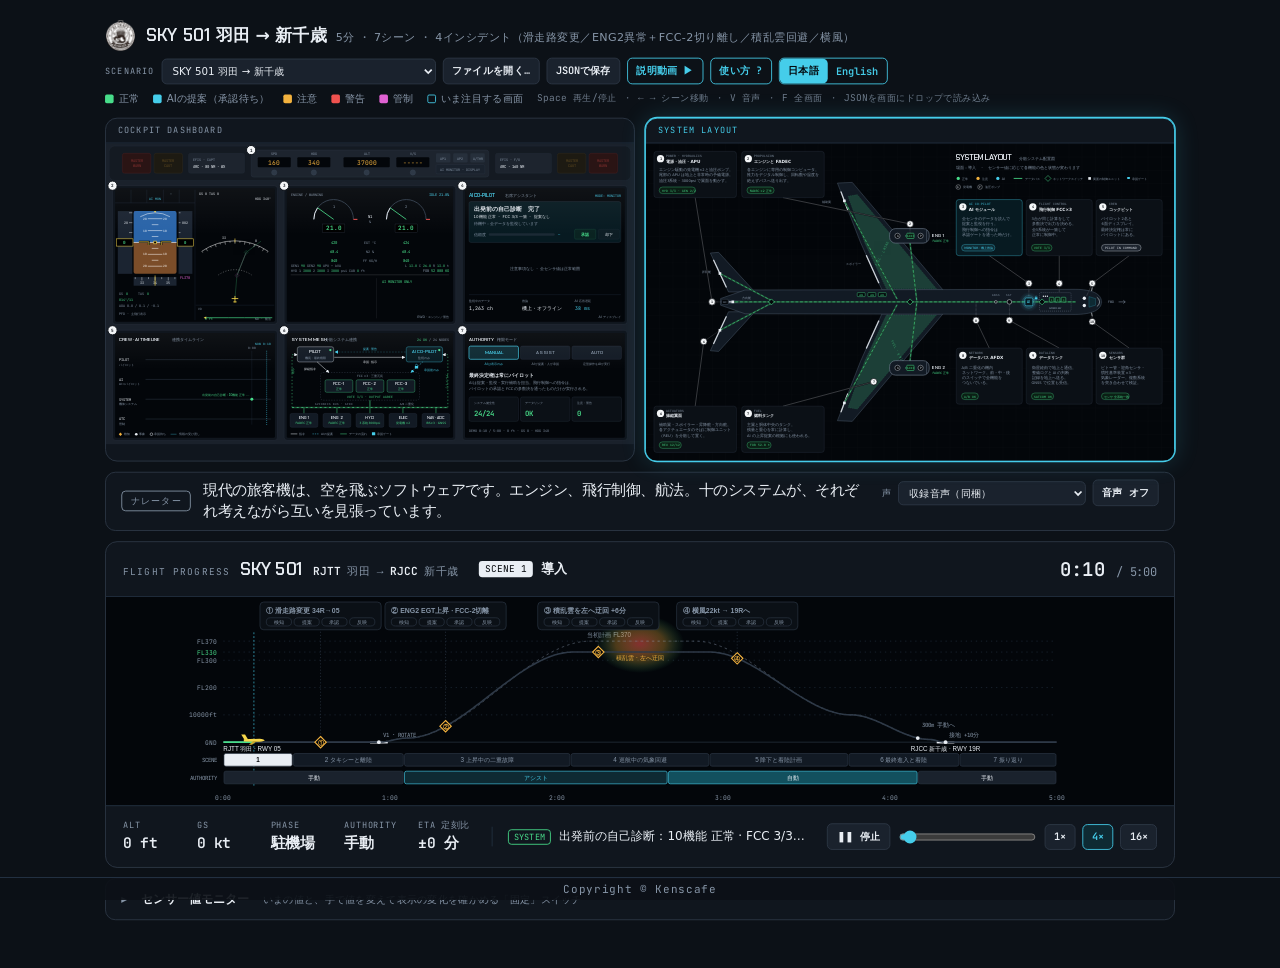
<file: index.html>
<!doctype html>
<html lang="ja">
<head>
<meta charset="utf-8">
<meta name="viewport" content="width=device-width, initial-scale=1">
<link rel="stylesheet" href="assets/fonts/fonts.css">
<style>*,*::before,*::after{box-sizing:border-box} body{margin:0} img{max-width:100%} [hidden]{display:none!important} .keys{font-family:var(--f-mono);font-size:11px;opacity:.8}</style>
<title>コックピット デモプラットフォーム</title>

<style>
/* Layout: one wide card meant to sit under the dashboard. Header row (flight, scene, clock) → side-view altitude profile over demo time with incident markers, scene band and authority band → readouts + latest event + transport controls. Same night-cockpit tokens as the dashboard. */
:root {
  color-scheme: dark;
  --room: #0c1117;
  --card: #10161e;
  --screen: #03060a;
  --rule: #223041;
  --edge: #2e3947;
  --fg: #e9eef4;
  --dim: #8796a8;
  --green: #48dd8a;
  --cyan: #45cdea;
  --amber: #f3b23e;
  --magenta: #e061d2;
  --f-display: "Chakra Petch", "Noto Sans JP", system-ui, sans-serif;
  --f-body: "Noto Sans JP", "Hiragino Sans", "Yu Gothic", system-ui, sans-serif;
  --f-mono: "JetBrains Mono", ui-monospace, "SFMono-Regular", Menlo, monospace;
}
html { background: var(--room); }
body {
  background: var(--room); color: var(--fg); font-family: var(--f-body); font-size: 14px; line-height: 1.6;
  padding-left: max(16px, env(safe-area-inset-left, 0px));
  padding-right: max(16px, env(safe-area-inset-right, 0px));
  padding-block: 28px 48px;
}
.wrap { max-width: 1320px; margin: 0 auto; display: grid; gap: 14px; }
.note { color: var(--dim); font-size: 13px; margin: 0; max-width: 80ch; }
.note a { color: var(--cyan); }

.card { background: var(--card); border: 1px solid var(--edge); border-radius: 14px; overflow: hidden; box-shadow: 0 24px 60px rgba(0,0,0,.4); }
.head { display: flex; flex-wrap: wrap; align-items: center; gap: 10px 24px; padding: 14px 20px; border-bottom: 1px solid var(--rule); }
.flight { display: flex; align-items: baseline; gap: 12px; flex-wrap: wrap; min-width: 0; }
.flight .lbl { font-family: var(--f-mono); font-size: 11px; letter-spacing: .12em; color: var(--dim); }
.flight .no { font-family: var(--f-display); font-weight: 600; font-size: 20px; }
.flight .route { font-family: var(--f-mono); font-size: 13px; color: var(--dim); }
.flight .route b { color: var(--fg); font-weight: 600; }
.scene { flex: 1 1 260px; min-width: 0; display: flex; align-items: center; gap: 10px; }
.scene .tag { font-family: var(--f-mono); font-size: 11px; color: var(--screen); background: var(--fg); border-radius: 4px; padding: 1px 7px; white-space: nowrap; }
.scene .name { font-weight: 700; font-size: 15px; white-space: nowrap; overflow: hidden; text-overflow: ellipsis; }
.clock { font-family: var(--f-mono); font-size: 22px; font-weight: 600; font-variant-numeric: tabular-nums; }
.clock span { color: var(--dim); font-size: 14px; font-weight: 400; }

.chart { background: var(--screen); overflow-x: auto; }
.chart svg { display: block; width: 100%; min-width: 900px; height: auto; }

.foot { display: grid; grid-template-columns: auto 1fr auto; gap: 14px 22px; align-items: center; padding: 14px 20px; border-top: 1px solid var(--rule); }
.reads { display: flex; gap: 22px; flex-wrap: wrap; }
.read { display: grid; gap: 0; min-width: 64px; }
.read small { font-size: 10px; color: var(--dim); font-family: var(--f-mono); letter-spacing: .08em; }
.read b { font-family: var(--f-mono); font-size: 17px; font-weight: 600; font-variant-numeric: tabular-nums; white-space: nowrap; }
.event { min-width: 0; display: flex; gap: 10px; align-items: center; border-left: 1px solid var(--rule); padding-left: 18px; }
.event .who { font-family: var(--f-mono); font-size: 10px; border: 1px solid currentColor; border-radius: 4px; padding: 0 6px; white-space: nowrap; }
.event .txt { white-space: nowrap; overflow: hidden; text-overflow: ellipsis; }
.ctrl { display: flex; gap: 8px; align-items: center; }
button { font: 600 12px var(--f-mono); color: var(--fg); background: #1a222d; border: 1px solid var(--edge); border-radius: 6px; padding: 6px 10px; cursor: pointer; }
button:hover { border-color: var(--dim); }
.helpLink { font: 600 12px var(--f-mono); color: var(--cyan); border: 1px solid var(--cyan); border-radius: 6px; padding: 6px 10px; text-decoration: none; white-space: nowrap; }
.helpLink:hover { background: #0e2a33; }
.langSw { display: inline-flex; border: 1px solid var(--cyan); border-radius: 6px; overflow: hidden; }
.langSw button { font: 600 12px var(--f-mono); color: var(--cyan); background: none; border: 0; padding: 6px 10px; cursor: pointer; white-space: nowrap; }
.langSw button[aria-pressed="true"] { background: var(--cyan); color: #03060a; }
.langSw button:focus-visible { outline: 2px solid var(--fg); outline-offset: -2px; }
button:focus-visible, input:focus-visible { outline: 2px solid var(--cyan); outline-offset: 2px; }
button[aria-pressed="true"] { color: var(--cyan); border-color: var(--cyan); background: #0e2a33; }
#play { min-width: 74px; }
input[type=range] { accent-color: var(--cyan); width: 160px; }

.c-sys { color: var(--green); } .c-ai { color: var(--cyan); } .c-pilot { color: var(--fg); } .c-atc { color: var(--magenta); }
@media (max-width: 860px) {
  .foot { grid-template-columns: 1fr; }
  .event { border-left: 0; padding-left: 0; }
}
</style>
<style>
/* Layout: one demo screen. Top bar (title, legend) → two panels side by side (cockpit dashboard | system layout) → caption strip (who is speaking, script line) → full-width flight progress card that owns the master clock. Narrow screens stack the two panels. */
body { padding-block: 20px 40px; }
.stage { max-width: 1800px; margin: 0 auto; display: grid; gap: 12px; }
.bar { display: flex; flex-wrap: wrap; align-items: center; gap: 8px 22px; }
.bar h1 { font-family: var(--f-display); font-weight: 600; font-size: 20px; margin: 0; letter-spacing: .02em; }
.bar h1 small { font-family: var(--f-body); font-weight: 400; font-size: 13px; color: var(--dim); margin-left: 10px; }
.legend { display: flex; flex-wrap: wrap; gap: 6px 16px; font-size: 12px; color: var(--dim); margin-left: auto; }
.legend i { display: inline-block; width: 10px; height: 10px; border-radius: 2px; margin-right: 6px; vertical-align: -1px; }
.top { display: grid; grid-template-columns: 1fr 1fr; gap: 12px; }
.panel { position: relative; background: var(--card); border: 1px solid var(--edge); border-radius: 14px; overflow: hidden; transition: border-color .4s, box-shadow .4s; min-width: 0; }
.panel.focus { border-color: var(--cyan); box-shadow: 0 0 0 1px var(--cyan), 0 0 28px rgba(69,205,234,.18); }
.panel .plabel { display: block; font-family: var(--f-mono); font-size: 10px; letter-spacing: .12em; color: var(--dim); padding: 6px 14px; border-bottom: 1px solid var(--rule); }
.panel.focus .plabel { color: var(--cyan); }
.panel svg { display: block; width: 100%; height: auto; }
.caption { display: grid; grid-template-columns: auto 1fr auto; gap: 14px; align-items: center; background: var(--card); border: 1px solid var(--edge); border-radius: 12px; padding: 12px 18px; min-height: 56px; }
.caption .spk { font-family: var(--f-mono); font-size: 11px; letter-spacing: .08em; border: 1px solid currentColor; border-radius: 5px; padding: 2px 10px; white-space: nowrap; }
.vctl { display: flex; align-items: center; gap: 8px; flex-wrap: wrap; justify-content: flex-end; }
.vctl select { font: 12px var(--f-body); color: var(--fg); background: #1a222d; border: 1px solid var(--edge); border-radius: 6px; padding: 5px 8px; }
#voiceBtn[aria-pressed="true"] { color: var(--cyan); border-color: var(--cyan); background: #0e2a33; }
#voiceStat { flex-basis: 100%; text-align: right; font-size: 11px; color: var(--dim); min-height: 1em; }
.caption.live .spk::before { content: ""; display: inline-block; width: 7px; height: 7px; border-radius: 50%; background: currentColor; margin-right: 7px; vertical-align: 1px; animation: pulse 1s ease-in-out infinite; }
@media (max-width: 760px) { .caption { grid-template-columns: auto 1fr; } .vctl { grid-column: 1 / -1; justify-content: flex-start; } #voiceStat { text-align: left; } }
.caption .line { font-size: 17px; line-height: 1.5; min-width: 0; }
.spk.narr { color: var(--dim); } .spk.ai { color: var(--cyan); } .spk.capt { color: var(--fg); } .spk.fo { color: var(--fg); } .spk.atc { color: var(--magenta); } .spk.sys { color: var(--green); }
.card { box-shadow: none; }

/* SVG text helpers shared by the two panels */
.t-d { font-family: var(--f-display); font-weight: 600; } .t-m { font-family: var(--f-mono); } .t-j { font-family: var(--f-body); }
.fg { fill: var(--fg); } .dim { fill: var(--dim); } .grn { fill: var(--green); } .cyn { fill: var(--cyan); } .mag { fill: var(--magenta); } .amb { fill: var(--amber); } .red { fill: #f0524f; }
.flow { stroke-dasharray: 6 8; animation: flow 1.6s linear infinite; }
.flow-slow { stroke-dasharray: 4 6; animation: flow 2.8s linear infinite; }
.pulse { animation: pulse 1.8s ease-in-out infinite; }
@keyframes flow { to { stroke-dashoffset: -28; } }
@keyframes pulse { 0%,100% { opacity: 1; } 50% { opacity: .35; } }
.accard { transition: opacity .5s; }
.accard.off { opacity: .28; }
#dCard1, #dCards23, .fade { transition: opacity .4s; }
@media (prefers-reduced-motion: reduce) { .flow, .flow-slow, .pulse { animation: none; } .panel, .accard { transition: none; } }
@media (max-width: 1100px) { .top { grid-template-columns: 1fr; } .legend { margin-left: 0; } }
</style>
<style>
/* Platform additions: scenario loader bar, drop overlay, error dialog, sensor panel. */
.bar h1 { min-width: 0; }
.bar .brandLogo { width: 36px; height: 36px; flex: none; margin-right: -10px; }
/* Copyright line: pinned to the very bottom of the window; fit() in app.js leaves room for it. */
.copy { position: fixed; left: 0; right: 0; bottom: 0; z-index: 5; text-align: center; padding: 3px 16px calc(3px + env(safe-area-inset-bottom, 0px));
  font: 11px/1.5 var(--f-mono); letter-spacing: .06em; color: var(--dim); background: rgba(12,17,23,.92); border-top: 1px solid var(--rule); }
body { padding-bottom: 48px; }
.loader { display: flex; flex-wrap: wrap; align-items: center; gap: 8px; }
.loader select { font: 12px var(--f-body); color: var(--fg); background: #1a222d; border: 1px solid var(--edge); border-radius: 6px; padding: 6px 8px; max-width: 320px; }
.loader .lbl { font-family: var(--f-mono); font-size: 10px; letter-spacing: .12em; color: var(--dim); }
.legend { flex-basis: 100%; margin-left: 0; }
.drop { position: fixed; inset: 0; z-index: 50; display: none; align-items: center; justify-content: center; background: rgba(3,6,10,.82); border: 3px dashed var(--cyan); font-size: 22px; font-weight: 700; color: var(--cyan); text-align: center; padding: 16px; }
.drop.on { display: flex; }
.msg { position: fixed; left: 50%; top: 20px; transform: translateX(-50%); z-index: 60; width: min(720px, calc(100vw - 32px)); background: var(--card); border: 1px solid var(--edge); border-radius: 12px; padding: 14px 18px; box-shadow: 0 24px 60px rgba(0,0,0,.5); display: none; }
.msg.on { display: block; }
.msg.err { border-color: #f0524f; } .msg.ok { border-color: var(--green); }
.msg h2 { font-size: 15px; margin: 0 0 6px; } .msg ul { margin: 6px 0; padding-left: 20px; font-size: 13px; } .msg .x { float: right; }
.sensors { background: var(--card); border: 1px solid var(--edge); border-radius: 12px; }
.sensors > summary { cursor: pointer; padding: 12px 18px; font-weight: 700; list-style: none; display: flex; flex-wrap: wrap; gap: 6px 16px; align-items: baseline; }
.sensors > summary::-webkit-details-marker { display: none; }
.sensors > summary::before { content: "▸"; color: var(--dim); }
.sensors[open] > summary::before { content: "▾"; }
.sensors > summary small { font-weight: 400; color: var(--dim); font-size: 12px; }
.sgrid { display: grid; grid-template-columns: repeat(auto-fill, minmax(340px, 1fr)); gap: 4px 22px; padding: 4px 18px 16px; }
.sgroup { grid-column: 1 / -1; font-family: var(--f-mono); font-size: 10px; letter-spacing: .12em; color: var(--dim); border-bottom: 1px solid var(--rule); padding-top: 10px; }
.srow { display: grid; grid-template-columns: 118px 82px 1fr auto; gap: 8px; align-items: center; font-size: 12px; min-width: 0; }
.srow .n { color: var(--dim); white-space: nowrap; overflow: hidden; text-overflow: ellipsis; }
.srow .v { font-family: var(--f-mono); font-variant-numeric: tabular-nums; text-align: right; white-space: nowrap; }
.srow input[type=range] { width: 100%; min-width: 60px; }
.srow.pinned .n { color: var(--amber); } .srow.pinned .v { color: var(--amber); }
.srow label { font-size: 11px; color: var(--dim); white-space: nowrap; }
.sbar { display: flex; flex-wrap: wrap; gap: 8px 16px; align-items: center; padding: 0 18px 14px; font-size: 12px; color: var(--dim); }
.alerts-live { padding: 0 18px 12px; display: flex; flex-wrap: wrap; gap: 6px; }
.chip { font-family: var(--f-mono); font-size: 11px; border: 1px solid currentColor; border-radius: 5px; padding: 1px 8px; }
.chip.warning { color: #f0524f; } .chip.caution { color: var(--amber); } .chip.advisory { color: var(--cyan); } .chip.none { color: var(--green); }
.mwOn { animation: pulse .8s ease-in-out infinite; }
@media (min-width: 1100px) { .chart svg { max-height: 27vh; } .caption { min-height: 0; padding-block: 8px; } }
@media (max-width: 760px) { .srow { grid-template-columns: 100px 70px 1fr; } .srow label { grid-column: 1 / -1; } }
</style>

</head>
<body>
<div class="stage">
  <div class="bar">
    <img class="brandLogo" src="assets/img/kenscafe-logo.png" alt="AI CRAFT Kenscafe" width="36" height="36">
    <h1 id="hTitle">SKY 501 シミュレーションデモ<small id="hSub"></small></h1>
    <div class="loader">
      <span class="lbl">SCENARIO</span>
      <select id="scnSel" aria-label="シナリオを選ぶ"></select>
      <button id="scnOpen" type="button">ファイルを開く…</button>
      <input id="scnFile" type="file" accept=".json,application/json" hidden>
      <button id="scnSave" type="button" title="いま再生中のシナリオをJSONファイルとして保存">JSONで保存</button>
      <a class="helpLink" id="storyLink" href="story/index.html" target="_blank" rel="noopener" title="デモ画面の見方を約2分の動画で紹介（別タブで開きます）">説明動画 ▶</a>
      <a class="helpLink" href="readme.html" target="_blank" rel="noopener" title="使い方・シナリオの書き方・更新と公開（別タブで開きます）">使い方 ?</a>
      <span class="langSw" role="group" aria-label="Language / 言語"><button type="button" data-lang="ja" aria-pressed="true">日本語</button><button type="button" data-lang="en" aria-pressed="false">English</button></span>
    </div>
    <div class="legend">
      <span><i style="background:var(--green)"></i>正常</span>
      <span><i style="background:var(--cyan)"></i>AIの提案（承認待ち）</span>
      <span><i style="background:var(--amber)"></i>注意</span>
      <span><i style="background:#f0524f"></i>警告</span>
      <span><i style="background:var(--magenta)"></i>管制</span>
      <span><i style="border:1px solid var(--cyan)"></i>いま注目する画面</span>
      <span class="keys">Space 再生/停止 ・ ← → シーン移動 ・ V 音声 ・ F 全画面 ・ JSONを画面にドロップで読み込み</span>
    </div>
  </div>

  <div class="top">
    <section class="panel" id="pDash" aria-label="コックピット・ダッシュボード">
      <span class="plabel">COCKPIT DASHBOARD</span>
      <div id="dash"><svg viewBox="0 0 1600 912" role="img" aria-labelledby="svgt svgd">
<title id="svgt">コックピット・ダッシュボードのコンセプト図</title>
<desc id="svgd">上段にオートパイロット操作パネル、その下に6面の大型ディスプレイ。左上は姿勢と航法、中央上はエンジンと警告、右上はAIコパイロット、左下は連携タイムライン、中央下は分散システムの接続図、右下は権限モードとシステム健全性。</desc>
<defs>
  <marker id="aw" viewBox="0 0 10 10" refX="9" refY="5" markerWidth="7" markerHeight="7" orient="auto-start-reverse"><path d="M0 0L10 5L0 10z" fill="#e9eef4"/></marker>
  <marker id="ac" viewBox="0 0 10 10" refX="9" refY="5" markerWidth="7" markerHeight="7" orient="auto-start-reverse"><path d="M0 0L10 5L0 10z" fill="#45cdea"/></marker>
  <clipPath id="adi"><rect x="84" y="205" width="130" height="190" rx="6"/></clipPath>
  <clipPath id="nd"><rect x="272" y="178" width="238" height="300"/></clipPath>
  <clipPath id="spdClip"><rect x="36" y="205" width="60" height="190"/></clipPath>
  <clipPath id="altClip"><rect x="220" y="205" width="42" height="190"/></clipPath>
  <clipPath id="hdgClip"><rect x="84" y="405" width="130" height="26"/></clipPath>
  <clipPath id="tlClip"><rect x="118" y="600" width="400" height="262"/></clipPath>
  <linearGradient id="glass" x1="0" y1="0" x2="0" y2="1"><stop offset="0" stop-color="#ffffff" stop-opacity=".05"/><stop offset=".35" stop-color="#ffffff" stop-opacity="0"/></linearGradient>
</defs>
<rect x="0" y="0" width="1600" height="912" fill="#1a212b"/>

<!-- ========== GLARESHIELD / FCU (sensor driven) ========== -->
<rect x="10" y="8" width="1580" height="104" rx="16" fill="#141a22" stroke="#262f3b"/>
<g>
  <rect id="mwL" x="50" y="30" width="86" height="60" rx="6" fill="#2a1414" stroke="#5a2424"/>
  <g id="mwLT" class="t-m red" font-size="11" text-anchor="middle" opacity=".55"><text x="93" y="56">MASTER</text><text x="93" y="72">WARN</text></g>
  <rect id="mcL" x="146" y="30" width="86" height="60" rx="6" fill="#1d1a12" stroke="#3a3220"/>
  <g id="mcLT" class="t-m amb" font-size="11" text-anchor="middle" opacity=".35"><text x="189" y="56">MASTER</text><text x="189" y="72">CAUT</text></g>
  <rect x="250" y="30" width="170" height="60" rx="6" fill="#1d242e" stroke="#262f3b"/>
  <text x="264" y="52" class="t-m dim" font-size="10">EFIS · CAPT</text>
  <text x="264" y="74" class="t-m fg" font-size="12">ARC · 80 NM · WX</text>
</g>
<rect x="440" y="20" width="720" height="82" rx="8" fill="#1d242e" stroke="#2e3947"/>
<g class="t-m" font-size="10">
  <text x="510" y="36" text-anchor="middle" class="dim">SPD</text>
  <text x="630" y="36" text-anchor="middle" class="dim">HDG</text>
  <text x="790" y="36" text-anchor="middle" class="dim">ALT</text>
  <text x="930" y="36" text-anchor="middle" class="dim">V/S</text>
</g>
<g>
  <rect x="460" y="42" width="100" height="30" rx="3" fill="#03060a"/>
  <rect x="580" y="42" width="100" height="30" rx="3" fill="#03060a"/>
  <rect x="720" y="42" width="140" height="30" rx="3" fill="#03060a"/>
  <rect x="880" y="42" width="100" height="30" rx="3" fill="#03060a"/>
  <g class="t-m amb" font-size="19" text-anchor="middle">
    <text id="fcuSpd" x="510" y="64">---</text>
    <text id="fcuHdg" x="630" y="64">---</text>
    <text id="fcuAlt" x="790" y="64">-----</text>
    <text id="fcuVs" x="930" y="64">-----</text>
  </g>
  <g fill="#2e3947" stroke="#3b4757"><circle cx="510" cy="88" r="8"/><circle cx="630" cy="88" r="8"/><circle cx="790" cy="88" r="8"/><circle cx="930" cy="88" r="8"/></g>
  <text id="fcuAiSpd" x="526" y="92" class="t-m cyn" font-size="10"></text>
  <text id="fcuAiHdg" x="646" y="92" class="t-m cyn" font-size="10"></text>
  <text id="fcuAi" x="806" y="92" class="t-m cyn" font-size="10"></text>
</g>
<g class="t-m" font-size="10" text-anchor="middle">
  <rect x="1000" y="30" width="44" height="28" rx="4" fill="#262f3b"/><rect id="ap1Bar" x="1008" y="34" width="28" height="3" fill="#48dd8a"/><text id="ap1T" x="1022" y="51" class="fg">AP1</text>
  <rect x="1052" y="30" width="44" height="28" rx="4" fill="#262f3b"/><text x="1074" y="51" class="dim">AP2</text>
  <rect x="1104" y="30" width="44" height="28" rx="4" fill="#262f3b"/><rect id="athrBar" x="1112" y="34" width="28" height="3" fill="#48dd8a"/><text id="athrT" x="1126" y="51" class="fg">A/THR</text>
  <rect id="fcuAiBox" x="1000" y="64" width="148" height="28" rx="4" fill="#0e2a33" stroke="#45cdea"/><text id="fcuAiMode" x="1074" y="83" class="cyn">AI ASSIST · ADVISORY</text>
</g>
<g>
  <rect x="1180" y="30" width="170" height="60" rx="6" fill="#1d242e" stroke="#262f3b"/>
  <text x="1194" y="52" class="t-m dim" font-size="10">EFIS · F/O</text>
  <text x="1194" y="74" class="t-m fg" font-size="12">ARC · 160 NM</text>
  <rect id="mcR" x="1368" y="30" width="86" height="60" rx="6" fill="#1d1a12" stroke="#3a3220"/>
  <g id="mcRT" class="t-m amb" font-size="11" text-anchor="middle" opacity=".35"><text x="1411" y="56">MASTER</text><text x="1411" y="72">CAUT</text></g>
  <rect id="mwR" x="1464" y="30" width="86" height="60" rx="6" fill="#2a1414" stroke="#5a2424"/>
  <g id="mwRT" class="t-m red" font-size="11" text-anchor="middle" opacity=".55"><text x="1507" y="56">MASTER</text><text x="1507" y="72">WARN</text></g>
</g>

<!-- ========== DISPLAY BEZELS ========== -->
<g fill="#10161e" stroke="#2e3947">
  <rect x="20" y="128" width="500" height="420" rx="10"/>
  <rect x="540" y="128" width="520" height="420" rx="10"/>
  <rect x="1080" y="128" width="500" height="420" rx="10"/>
  <rect x="20" y="566" width="500" height="334" rx="10"/>
  <rect x="540" y="566" width="520" height="334" rx="10"/>
  <rect x="1080" y="566" width="500" height="334" rx="10"/>
</g>
<g fill="#03060a">
  <rect x="28" y="136" width="484" height="404" rx="4"/>
  <rect x="548" y="136" width="504" height="404" rx="4"/>
  <rect x="1088" y="136" width="484" height="404" rx="4"/>
  <rect x="28" y="574" width="484" height="318" rx="4"/>
  <rect x="548" y="574" width="504" height="318" rx="4"/>
  <rect x="1088" y="574" width="484" height="318" rx="4"/>
</g>

<!-- ========== 1: PFD (sensor driven) ========== -->
<g>
  <line x1="28" y1="180" x2="270" y2="180" stroke="#223041"/>
  <g stroke="#223041"><line x1="76" y1="140" x2="76" y2="180"/><line x1="124" y1="140" x2="124" y2="180"/><line x1="174" y1="140" x2="174" y2="180"/><line x1="222" y1="140" x2="222" y2="180"/></g>
  <g class="t-m" font-size="9.5" text-anchor="middle">
    <text id="fmaSpd" x="52" y="156" class="grn"></text>
    <text id="fmaVert" x="100" y="156" class="grn"></text>
    <text id="fmaLat" x="149" y="156" class="grn"></text>
    <text x="198" y="156" class="dim">—</text>
    <text id="fmaAp" x="246" y="156" class="fg"></text>
    <text id="fmaAi" x="149" y="172" class="cyn"></text>
    <text id="fmaAthr" x="246" y="172" class="fg"></text>
  </g>
  <g clip-path="url(#adi)">
    <g id="adiHor">
      <rect x="-200" y="-300" width="700" height="600" fill="#2a64a8"/>
      <rect x="-200" y="300" width="700" height="600" fill="#7b4d29"/>
      <line x1="-200" y1="300" x2="500" y2="300" stroke="#fff" stroke-width="2"/>
      <g id="adiLadder" stroke="#fff" stroke-width="1.5"></g>
    </g>
    <path d="M104 222.1 A90 90 0 0 1 194 222.1" fill="none" stroke="#fff" stroke-width="1.5"/>
    <path d="M149 210 l-5 -8 h10z" fill="#f6d64a"/>
  </g>
  <g fill="#000" stroke="#f6d64a" stroke-width="2">
    <path d="M100 298 h30 v10" fill="none" stroke="#000" stroke-width="6"/>
    <path d="M100 298 h30 v10" fill="none"/>
    <path d="M198 298 h-30 v10" fill="none" stroke="#000" stroke-width="6"/>
    <path d="M198 298 h-30 v10" fill="none"/>
    <rect x="145" y="296" width="8" height="8"/>
  </g>
  <text id="pfdWarn" x="149" y="262" text-anchor="middle" class="t-m red" font-size="14" font-weight="600" stroke="#000" stroke-width="3" paint-order="stroke"></text>
  <!-- speed tape -->
  <rect x="36" y="205" width="44" height="190" fill="#1b2431"/>
  <g clip-path="url(#spdClip)"><g id="spdTape"></g><path id="spdBug" d="M80 0 l8 -6 v12z" fill="#e061d2"/></g>
  <rect x="32" y="289" width="50" height="22" fill="#000" stroke="#f6d64a" stroke-width="1.5"/>
  <text id="pfdSpd" x="57" y="305" text-anchor="middle" class="t-m grn" font-size="13" font-weight="600">0</text>
  <text id="pfdMach" x="58" y="412" text-anchor="middle" class="t-m grn" font-size="11"></text>
  <!-- altitude tape -->
  <rect x="220" y="205" width="42" height="190" fill="#1b2431"/>
  <g clip-path="url(#altClip)"><g id="altTape"></g></g>
  <rect x="216" y="289" width="50" height="22" fill="#000" stroke="#f6d64a" stroke-width="1.5"/>
  <text id="pfdAlt" x="241" y="305" text-anchor="middle" class="t-m grn" font-size="12" font-weight="600">0</text>
  <text id="pfdAltAi" x="241" y="198" text-anchor="middle" class="t-m cyn" font-size="10"></text>
  <text id="pfdAltTgt" x="241" y="412" text-anchor="middle" class="t-m mag" font-size="11"></text>
  <text id="pfdVs" x="266" y="270" text-anchor="end" class="t-m grn" font-size="8"></text>
  <!-- heading tape -->
  <rect x="84" y="405" width="130" height="26" fill="#1b2431"/>
  <g clip-path="url(#hdgClip)"><g id="hdgTape"></g></g>
  <line x1="149" y1="400" x2="149" y2="431" stroke="#f6d64a" stroke-width="2"/>
  <g class="t-m" font-size="10">
    <text x="40" y="460" class="dim">GS</text><text id="pfdGs" x="62" y="460" class="grn">0</text>
    <text x="96" y="460" class="dim">TAS</text><text id="pfdTas" x="124" y="460" class="grn">0</text>
    <text id="pfdWind" x="40" y="478" class="grn"></text>
    <text id="pfdAoa" x="40" y="496" class="dim"></text>
    <text x="40" y="520" class="dim">PFD · 主飛行表示</text>
  </g>
</g>

<!-- ========== 1: ND (sensor driven) ========== -->
<line x1="270" y1="140" x2="270" y2="536" stroke="#223041"/>
<g>
  <g class="t-m" font-size="10">
    <text id="ndGsTas" x="282" y="156" class="fg"></text>
    <text id="ndWpt" x="500" y="156" text-anchor="end" class="mag"></text>
    <text id="ndHdg" x="500" y="170" text-anchor="end" class="fg"></text>
  </g>
  <g clip-path="url(#nd)">
    <g id="ndWx" opacity="0">
      <path id="ndWx1" d="M-22 2 q14 -26 40 -16 q22 10 10 34 q-12 22 -34 14 q-24 -8 -16 -32z" fill="#48dd8a" opacity=".45"/>
      <path id="ndWx2" d="M-8 6 q10 -12 22 -6 q10 8 2 18 q-10 10 -20 2 q-8 -6 -4 -14z" fill="#f3b23e" opacity=".75"/>
      <path id="ndWx3" d="M-1 9 q5 -5 10 -2 q4 4 0 8 q-5 4 -9 1 q-3 -3 -1 -7z" fill="#f0524f" opacity=".9"/>
    </g>
    <path d="M340.8 398.3 A87.5 87.5 0 0 1 441.2 398.3" fill="none" stroke="#fff" stroke-width="1" stroke-dasharray="3 5"/>
    <g id="ndRoute">
      <path d="M391 470 L397 400 L425 330 L470 296" fill="none" stroke="#48dd8a" stroke-width="2"/>
      <path d="M397 400 L425 330" fill="none" stroke="#e9eef4" stroke-width="2"/>
      <g fill="none" stroke="#e061d2" stroke-width="1.5"><path d="M397 394 l6 6 l-6 6 l-6 -6z"/></g>
      <g fill="none" stroke="#48dd8a" stroke-width="1.5"><path d="M425 324 l6 6 l-6 6 l-6 -6z"/></g>
    </g>
    <path id="ndAiRoute" d="" fill="none" stroke="#45cdea" stroke-width="2" stroke-dasharray="5 4" class="flow-slow"/>
  </g>
  <g id="ndRose"></g>
  <path d="M290.6 326.7 A175 175 0 0 1 491.4 326.7" fill="none" stroke="#fff" stroke-width="1.5"/>
  <line x1="391" y1="288" x2="391" y2="300" stroke="#f6d64a" stroke-width="2"/>
  <path d="M391 462 v20 M381 470 h20 M386 480 h10" stroke="#f6d64a" stroke-width="2.5" fill="none"/>
  <text id="ndWxLbl" x="282" y="476" class="t-m amb" font-size="9"></text>
  <!-- vertical display -->
  <line x1="272" y1="490" x2="510" y2="490" stroke="#223041"/>
  <text x="280" y="504" class="t-m dim" font-size="9">VD</text>
  <path id="vdOwn" d="" stroke="#48dd8a" stroke-width="2" fill="none"/>
  <path id="vdAi" d="" stroke="#45cdea" stroke-width="2" stroke-dasharray="5 4" fill="none" class="flow-slow"/>
  <path d="M296 522 l8 -4 v8z" fill="#f6d64a" id="vdPlane"/>
  <g class="t-m" font-size="9"><text id="vdCur" x="300" y="534" class="grn"></text><text id="vdAiT" x="430" y="500" class="cyn"></text></g>
  <text x="500" y="534" text-anchor="end" class="t-m dim" font-size="9">ND · 航法</text>
</g>

<!-- ========== 2: EWD (sensor driven) ========== -->
<g>
  <text x="560" y="160" class="t-m dim" font-size="10">ENGINE / WARNING</text>
  <text id="ewdThr" x="1040" y="160" text-anchor="end" class="t-m cyn" font-size="11"></text>
  <g fill="none" stroke-width="3">
    <path d="M630 230 A60 60 0 0 1 750 230" stroke="#2e3947"/>
    <path d="M850 230 A60 60 0 0 1 970 230" stroke="#2e3947"/>
    <path id="n1Arc1" d="" stroke="#e9eef4"/>
    <path id="n1Arc2" d="" stroke="#e9eef4"/>
  </g>
  <g stroke="#f0524f" stroke-width="3"><line x1="750" y1="230" x2="762" y2="230"/><line x1="970" y1="230" x2="982" y2="230"/></g>
  <g stroke-width="2.5"><line id="n1Ndl1" x1="690" y1="230" x2="690" y2="230" stroke="#48dd8a"/><line id="n1Ndl2" x1="910" y1="230" x2="910" y2="230" stroke="#48dd8a"/></g>
  <g stroke="#45cdea" stroke-width="2.5"><line id="n1Lim1" x1="0" y1="0" x2="0" y2="0" opacity="0"/><line id="n1Lim2" x1="0" y1="0" x2="0" y2="0" opacity="0"/></g>
  <rect x="656" y="244" width="68" height="26" fill="#000" stroke="#2e3947"/>
  <rect x="876" y="244" width="68" height="26" fill="#000" stroke="#2e3947"/>
  <g class="t-m" font-size="18" text-anchor="middle" font-weight="600"><text id="n1v1" x="690" y="263" class="grn"></text><text id="n1v2" x="910" y="263" class="grn"></text></g>
  <g class="t-m" text-anchor="middle"><text x="800" y="226" class="fg" font-size="12">N1</text><text x="800" y="240" class="dim" font-size="10">%</text>
    <text x="690" y="196" class="dim" font-size="11">1</text><text x="910" y="196" class="dim" font-size="11">2</text>
    <text id="n1LimT2" x="910" y="284" class="cyn" font-size="9"></text><text id="n1LimT1" x="690" y="284" class="cyn" font-size="9"></text></g>
  <g class="t-m" font-size="12" text-anchor="middle">
    <text x="800" y="306" class="dim" font-size="10">EGT °C</text><text id="egt1" x="690" y="306" class="grn"></text><text id="egt2" x="910" y="306" class="grn"></text>
    <text x="800" y="332" class="dim" font-size="10">N2 %</text><text id="n21" x="690" y="332" class="grn"></text><text id="n22" x="910" y="332" class="grn"></text>
    <text x="800" y="358" class="dim" font-size="10">FF KG/H</text><text id="ff1" x="690" y="358" class="grn"></text><text id="ff2" x="910" y="358" class="grn"></text>
  </g>
  <text id="ewdElec" x="562" y="374" class="t-m" font-size="10"></text>
  <text id="ewdHyd" x="562" y="389" class="t-m" font-size="10"></text>
  <text id="ewdFuelLR" x="1040" y="374" text-anchor="end" class="t-m" font-size="10"></text>
  <text x="1040" y="389" text-anchor="end" class="t-m" font-size="11"><tspan class="dim">FOB </tspan><tspan id="ewdFob" class="grn"></tspan></text>
  <line x1="560" y1="398" x2="1040" y2="398" stroke="#e9eef4" stroke-opacity=".35"/>
  <line x1="820" y1="408" x2="820" y2="530" stroke="#e9eef4" stroke-opacity=".2"/>
  <g id="ewdAlerts" class="t-m" font-size="11"></g>
  <g id="ewdMemo" class="t-m" font-size="11"></g>
  <text x="1040" y="530" text-anchor="end" class="t-j dim" font-size="10">EWD · エンジン／警告</text>
</g>

<!-- ========== 3: AI CO-PILOT DISPLAY (scenario driven) ========== -->
<g>
  <text x="1100" y="162" class="t-d cyn" font-size="16">AI CO-PILOT</text>
  <text x="1210" y="162" class="t-j dim" font-size="11">右席アシスタント</text>
  <text id="aiMode" x="1560" y="162" text-anchor="end" class="t-m cyn" font-size="10">MODE: ADVISORY</text>
  <g id="dCard1">
  <rect id="aiBox" x="1100" y="176" width="460" height="124" rx="6" fill="#071a21" stroke="#45cdea"/>
  <text id="aiTitle" x="1114" y="204" class="t-j fg" font-size="17" font-weight="700"></text>
  <text id="aiLine" x="1114" y="226" class="t-j fg" font-size="12"></text>
  <text id="aiSrc" x="1114" y="246" class="t-j dim" font-size="11"></text>
  <text x="1114" y="280" class="t-j dim" font-size="11">信頼度</text>
  <rect x="1160" y="272" width="200" height="8" rx="4" fill="#1b2a35"/>
  <rect id="aiBar" x="1160" y="272" width="0" height="8" rx="4" fill="#45cdea"/>
  <text id="aiConf" x="1370" y="281" class="t-m cyn" font-size="11">—</text>
  <rect id="aiBtnA" x="1420" y="260" width="64" height="30" rx="4" fill="#123a24" stroke="#48dd8a"/>
  <text id="aiBtnAT" x="1452" y="280" text-anchor="middle" class="t-j grn" font-size="12" font-weight="700">承認</text>
  <rect id="aiBtnR" x="1492" y="260" width="64" height="30" rx="4" fill="#1d242e" stroke="#4a5868"/>
  <text id="aiBtnRT" x="1524" y="280" text-anchor="middle" class="t-j fg" font-size="12">却下</text>
  </g>
  <g id="aiC2" class="fade">
  <rect id="aiC2Box" x="1100" y="312" width="460" height="60" rx="6" fill="#0b1016" stroke="#2e3947"/>
  <path id="aiC2Ic" d="M1118 324 l9 16 h-18z" fill="#f3b23e"/>
  <text id="aiC2T" x="1138" y="338" class="t-j fg" font-size="14" font-weight="500"></text>
  <text id="aiC2D" x="1138" y="358" class="t-j dim" font-size="11"></text>
  </g>
  <g id="aiC3" class="fade">
  <rect id="aiC3Box" x="1100" y="382" width="460" height="60" rx="6" fill="#0b1016" stroke="#2e3947"/>
  <path id="aiC3Ic" d="M1118 394 l9 16 h-18z" fill="#f3b23e"/>
  <text id="aiC3T" x="1138" y="408" class="t-j fg" font-size="14" font-weight="500"></text>
  <text id="aiC3D" x="1138" y="428" class="t-j dim" font-size="11"></text>
  </g>
  <text id="aiNoAlert" x="1330" y="384" text-anchor="middle" class="t-j dim" font-size="12">注意事項なし ・ 全センサ値は正常範囲</text>
  <line x1="1100" y1="458" x2="1560" y2="458" stroke="#223041"/>
  <g class="t-j dim" font-size="10"><text x="1100" y="480">監視中のデータ</text><text x="1260" y="480">推論</text><text x="1420" y="480">AI 応答遅延</text></g>
  <g class="t-m" font-size="15"><text id="aiCh" x="1100" y="504" class="fg">1,284 ch</text><text x="1260" y="504" class="fg">機上・オフライン</text><text id="aiLat" x="1420" y="504" class="cyn">38 ms</text></g>
  <text x="1560" y="530" text-anchor="end" class="t-j dim" font-size="10">AI ディスプレイ</text>
</g>

<!-- ========== 4: TIMELINE (rolling, scenario driven) ========== -->
<g>
  <text x="40" y="598" class="t-d fg" font-size="14">CREW · AI TIMELINE</text>
  <text x="200" y="598" class="t-j dim" font-size="11">連携タイムライン</text>
  <g id="tlGrid"></g>
  <g stroke="#2e3947" stroke-width="1.5"><line x1="120" y1="655" x2="500" y2="655"/><line x1="120" y1="715" x2="500" y2="715"/><line x1="120" y1="775" x2="500" y2="775"/><line x1="120" y1="835" x2="500" y2="835"/></g>
  <g class="t-m fg" font-size="11"><text x="40" y="659">PILOT</text><text x="40" y="719">AI</text><text x="40" y="779">SYSTEM</text><text x="40" y="839">ATC</text></g>
  <g class="t-j dim" font-size="9"><text x="40" y="673">パイロット</text><text x="40" y="733">AIコパイロット</text><text x="40" y="793">機体システム</text><text x="40" y="853">管制</text></g>
  <g clip-path="url(#tlClip)"><g id="tlLinks" fill="none" stroke-width="1.2"></g>
  <g id="tlDots"></g></g>
  <line x1="487" y1="628" x2="487" y2="856" stroke="#45cdea" stroke-width="1.5" stroke-dasharray="3 3"/>
  <text id="tlNow" x="500" y="610" text-anchor="end" class="t-m cyn" font-size="9">NOW 0:00</text>
  <g class="t-j dim" font-size="9"><path d="M44 876 l5 5 l-5 5 l-5 -5z" fill="#f3b23e"/><text x="54" y="884">検知</text>
    <circle cx="92" cy="881" r="4" fill="#e9eef4"/><text x="100" y="884">事象</text>
    <circle cx="138" cy="881" r="4" fill="none" stroke="#e9eef4" stroke-width="1.5"/><text x="146" y="884">承認待ち</text>
    <line x1="196" y1="881" x2="214" y2="881" stroke="#45cdea"/><text x="220" y="884">情報の受け渡し</text></g>
</g>

<!-- ========== 5: SYSTEM MESH (health driven) ========== -->
<g>
  <text x="560" y="598" class="t-d fg" font-size="14">SYSTEM MESH</text>
  <text x="664" y="598" class="t-j dim" font-size="11">分散システム連携</text>
  <text x="1040" y="598" text-anchor="end" class="t-m" font-size="10"><tspan id="mCount" class="grn">24 OK</tspan><tspan class="dim"> / 24 NODES</tspan></text>
  <path d="M564 800 V640 H580" fill="none" stroke="#48dd8a" stroke-width="1.5" class="flow-slow" marker-end="url(#aw)"/>
  <path d="M1036 800 V640 H1020" fill="none" stroke="#48dd8a" stroke-width="1.5" class="flow-slow" marker-end="url(#aw)" id="mTele"/>
  <text x="570" y="690" class="t-j grn" font-size="9" transform="rotate(-90 570 690)" text-anchor="middle">表示</text>
  <text x="1030" y="720" class="t-j grn" font-size="9" transform="rotate(90 1030 720)" text-anchor="middle">テレメトリ</text>
  <rect x="580" y="616" width="110" height="46" rx="6" fill="#121a24" stroke="#e9eef4"/>
  <text x="635" y="636" text-anchor="middle" class="t-d fg" font-size="13">PILOT</text>
  <text x="635" y="653" text-anchor="middle" class="t-j dim" font-size="9">機長 · 最終権限</text>
  <circle cx="680" cy="626" r="3.5" fill="#48dd8a"/>
  <rect x="910" y="616" width="110" height="46" rx="6" fill="#071a21" stroke="#45cdea"/>
  <text x="965" y="636" text-anchor="middle" class="t-d cyn" font-size="13">AI CO-PILOT</text>
  <text id="mAiSub" x="965" y="653" text-anchor="middle" class="t-j dim" font-size="9">助言 · 監視</text>
  <circle cx="1010" cy="626" r="3.5" fill="#48dd8a"/>
  <line id="mProp" x1="908" y1="632" x2="694" y2="632" stroke="#45cdea" stroke-width="1.5" stroke-dasharray="5 4" marker-end="url(#ac)"/>
  <line id="mAck" x1="692" y1="648" x2="906" y2="648" stroke="#e9eef4" stroke-width="1.5" marker-end="url(#aw)"/>
  <text x="800" y="626" text-anchor="middle" class="t-j cyn" font-size="9">提案 · 警告</text>
  <text x="800" y="664" text-anchor="middle" class="t-j fg" font-size="9">承認 · 指示</text>
  <rect x="650" y="694" width="300" height="84" rx="8" fill="none" stroke="#4a5868" stroke-dasharray="4 4"/>
  <text x="800" y="708" text-anchor="middle" class="t-j dim" font-size="9">FCC ×3 · 三重冗長</text>
  <rect id="mFcc1" x="664" y="716" width="84" height="38" rx="5" fill="#121a24" stroke="#48dd8a"/>
  <rect id="mFcc2" x="758" y="716" width="84" height="38" rx="5" fill="#121a24" stroke="#48dd8a"/>
  <rect id="mFcc3" x="852" y="716" width="84" height="38" rx="5" fill="#121a24" stroke="#48dd8a"/>
  <g class="t-d" font-size="12" text-anchor="middle"><text id="mFcc1T" x="706" y="733" class="fg">FCC-1</text><text id="mFcc2T" x="800" y="733" class="fg">FCC-2</text><text id="mFcc3T" x="894" y="733" class="fg">FCC-3</text></g>
  <g class="t-j" font-size="9" text-anchor="middle"><text id="mFcc1S" x="706" y="747" class="grn">正常</text><text id="mFcc2S" x="800" y="747" class="grn">正常</text><text id="mFcc3S" x="894" y="747" class="grn">正常</text></g>
  <text id="mVote" x="800" y="771" text-anchor="middle" class="t-m grn" font-size="9">VOTE 3/3 · OUTPUT AGREE</text>
  <path d="M640 662 L676 694" stroke="#e9eef4" stroke-width="1.5" marker-end="url(#aw)"/>
  <text x="636" y="686" text-anchor="end" class="t-j fg" font-size="9">操縦指令</text>
  <path id="mGate" d="M960 662 L924 694" stroke="#45cdea" stroke-width="1.5" stroke-dasharray="4 3" marker-end="url(#ac)"/>
  <g transform="translate(936 670)"><rect x="0" y="4" width="10" height="8" rx="1" fill="#45cdea"/><path d="M2 4 v-2 a3 3 0 0 1 6 0 v2" fill="none" stroke="#45cdea" stroke-width="1.5"/></g>
  <text id="mGateT" x="964" y="690" class="t-j cyn" font-size="9">承認後のみ</text>
  <line x1="800" y1="778" x2="800" y2="800" stroke="#48dd8a" stroke-width="2"/>
  <line x1="564" y1="800" x2="1036" y2="800" stroke="#1d4a33" stroke-width="5"/>
  <line x1="564" y1="800" x2="1036" y2="800" stroke="#48dd8a" stroke-width="2" class="flow"/>
  <text x="690" y="794" text-anchor="middle" class="t-m dim" font-size="8">AVIONICS BUS · AFDX</text>
  <text x="912" y="794" text-anchor="middle" class="t-j dim" font-size="8">A/B 二重化</text>
  <g stroke="#48dd8a" stroke-width="1.5"><line x1="600" y1="800" x2="600" y2="818"/><line x1="700" y1="800" x2="700" y2="818"/><line x1="800" y1="800" x2="800" y2="818"/><line x1="900" y1="800" x2="900" y2="818"/><line x1="1000" y1="800" x2="1000" y2="818"/></g>
  <g fill="#121a24" stroke="#2e3947">
    <rect id="mN1" x="558" y="818" width="84" height="42" rx="5"/><rect id="mN2" x="658" y="818" width="84" height="42" rx="5"/><rect id="mN3" x="758" y="818" width="84" height="42" rx="5"/><rect id="mN4" x="858" y="818" width="84" height="42" rx="5"/><rect id="mN5" x="958" y="818" width="84" height="42" rx="5"/>
  </g>
  <g class="t-d fg" font-size="11" text-anchor="middle"><text x="600" y="836">ENG 1</text><text x="700" y="836">ENG 2</text><text x="800" y="836">HYD</text><text x="900" y="836">ELEC</text><text x="1000" y="836">NAV · ADC</text></g>
  <g class="t-j" font-size="9" text-anchor="middle"><text id="mN1S" x="600" y="851" class="grn"></text><text id="mN2S" x="700" y="851" class="grn"></text><text id="mN3S" x="800" y="851" class="grn"></text><text id="mN4S" x="900" y="851" class="grn"></text><text id="mN5S" x="1000" y="851" class="grn"></text></g>
  <g class="t-j dim" font-size="9">
    <line x1="560" y1="880" x2="580" y2="880" stroke="#e9eef4" stroke-width="1.5"/><text x="586" y="883">指令</text>
    <line x1="626" y1="880" x2="646" y2="880" stroke="#45cdea" stroke-width="1.5" stroke-dasharray="4 3"/><text x="652" y="883">AIの提案</text>
    <line x1="710" y1="880" x2="730" y2="880" stroke="#48dd8a" stroke-width="1.5"/><text x="736" y="883">データの流れ</text>
    <rect x="806" y="875" width="10" height="9" rx="1" fill="#45cdea"/><text x="822" y="883">承認ゲート</text>
  </g>
</g>

<!-- ========== 6: AUTHORITY / HEALTH ========== -->
<g>
  <text x="1100" y="598" class="t-d fg" font-size="14">AUTHORITY</text>
  <text x="1186" y="598" class="t-j dim" font-size="11">権限モード</text>
  <rect id="au0" x="1100" y="614" width="150" height="40" rx="5" fill="#121a24" stroke="#2e3947"/>
  <rect id="au1" x="1256" y="614" width="150" height="40" rx="5" fill="#121a24" stroke="#2e3947"/>
  <rect id="au2" x="1412" y="614" width="150" height="40" rx="5" fill="#121a24" stroke="#2e3947"/>
  <g class="t-d" font-size="14" text-anchor="middle"><text id="au0T" x="1175" y="639" class="dim">MANUAL</text><text id="au1T" x="1331" y="639" class="dim">ASSIST</text><text id="au2T" x="1487" y="639" class="dim">AUTO</text></g>
  <g class="t-j" font-size="10" text-anchor="middle"><text id="au0S" x="1175" y="672" class="dim">AIは表示のみ</text><text id="au1S" x="1331" y="672" class="dim">AIが提案・人が承認</text><text id="au2S" x="1487" y="672" class="dim">定型操作をAIが実行</text></g>
  <text x="1100" y="708" class="t-j fg" font-size="15" font-weight="700">最終決定権は常にパイロット</text>
  <text x="1100" y="730" class="t-j dim" font-size="11">AIは提案・監視・実行補助を担当。飛行制御への指令は、</text>
  <text id="auNote" x="1100" y="748" class="t-j dim" font-size="11">パイロットの承認と FCC の多数決を通ったものだけが実行される。</text>
  <g fill="#0b1016" stroke="#2e3947"><rect id="hT1" x="1100" y="768" width="150" height="74" rx="6"/><rect id="hT2" x="1256" y="768" width="150" height="74" rx="6"/><rect id="hT3" x="1412" y="768" width="150" height="74" rx="6"/></g>
  <g class="t-j dim" font-size="10"><text x="1114" y="790">システム健全性</text><text x="1270" y="790">データリンク</text><text x="1426" y="790">注意・警告</text></g>
  <g class="t-m" font-size="22" font-weight="600"><text id="hHealth" x="1114" y="826" class="grn">24/24</text><text id="hLink" x="1270" y="826" class="grn">OK</text><text id="hAlerts" x="1426" y="826" class="grn">0</text></g>
  <text id="dClock" x="1100" y="874" class="t-m dim" font-size="10"></text>
</g>


<!-- glass sheen -->
<g fill="url(#glass)" pointer-events="none">
  <rect x="28" y="136" width="484" height="404" rx="4"/><rect x="548" y="136" width="504" height="404" rx="4"/><rect x="1088" y="136" width="484" height="404" rx="4"/>
  <rect x="28" y="574" width="484" height="318" rx="4"/><rect x="548" y="574" width="504" height="318" rx="4"/><rect x="1088" y="574" width="484" height="318" rx="4"/>
</g>

<!-- callouts -->
<g class="t-m" font-size="13" font-weight="600" text-anchor="middle">
  <g><circle cx="440" cy="20" r="14" fill="#f4f6f8" stroke="#0c1117" stroke-width="3"/><text x="440" y="25" fill="#0c1117">1</text></g>
  <g><circle cx="20" cy="128" r="14" fill="#f4f6f8" stroke="#0c1117" stroke-width="3"/><text x="20" y="133" fill="#0c1117">2</text></g>
  <g><circle cx="540" cy="128" r="14" fill="#f4f6f8" stroke="#0c1117" stroke-width="3"/><text x="540" y="133" fill="#0c1117">3</text></g>
  <g><circle cx="1080" cy="128" r="14" fill="#f4f6f8" stroke="#0c1117" stroke-width="3"/><text x="1080" y="133" fill="#0c1117">4</text></g>
  <g><circle cx="20" cy="566" r="14" fill="#f4f6f8" stroke="#0c1117" stroke-width="3"/><text x="20" y="571" fill="#0c1117">5</text></g>
  <g><circle cx="540" cy="566" r="14" fill="#f4f6f8" stroke="#0c1117" stroke-width="3"/><text x="540" y="571" fill="#0c1117">6</text></g>
  <g><circle cx="1080" cy="566" r="14" fill="#f4f6f8" stroke="#0c1117" stroke-width="3"/><text x="1080" y="571" fill="#0c1117">7</text></g>
</g>
</svg></div>
    </section>
    <section class="panel" id="pAir" aria-label="機体システム配置図">
      <span class="plabel">SYSTEM LAYOUT</span>
      <div id="air"><svg viewBox="0 0 1600 960" role="img" aria-labelledby="st sd">
<title id="st">機体システム配置図</title>
<desc id="sd">機首を右に向けた機体の上面図。機首にコックピットとアビオニクス室（飛行制御コンピュータ3台、AIモジュール）、胴体を貫くデータバス、主翼にエンジンと燃料タンク、尾部にAPUと昇降舵・方向舵。四隅の説明カードが番号で各機能を指す。</desc>
<defs>
  <pattern id="acgrid" width="40" height="40" patternUnits="userSpaceOnUse"><path d="M40 0H0V40" fill="none" stroke="#e9eef4" stroke-opacity=".04"/></pattern>
  <radialGradient id="aiGlow"><stop offset="0" stop-color="#45cdea" stop-opacity=".35"/><stop offset="1" stop-color="#45cdea" stop-opacity="0"/></radialGradient>
</defs>
<rect width="1600" height="960" fill="#03060a"/>
<rect width="1600" height="960" fill="url(#acgrid)"/>
<line x1="150" y1="480" x2="1450" y2="480" stroke="#e9eef4" stroke-opacity=".08" stroke-dasharray="2 6"/>

<!-- ===== AIRFRAME ===== -->
<g fill="#121a24" stroke="#4a5868" stroke-width="1.5" stroke-linejoin="round">
  <path d="M330 450 L220 330 L195 332 L250 450 Z"/>
  <path d="M330 510 L220 630 L195 628 L250 510 Z"/>
  <path d="M900 444 L625 118 L580 120 L650 300 L715 444 Z"/>
  <path d="M900 516 L625 842 L580 840 L650 660 L715 516 Z"/>
  <path d="M1380 480 C1380 455 1350 442 1300 442 L300 444 L226 470 L226 490 L300 516 L1300 518 C1350 518 1380 505 1380 480 Z"/>
</g>
<!-- fuel tanks -->
<g fill="#48dd8a" fill-opacity=".07" stroke="#48dd8a" stroke-opacity=".35" stroke-dasharray="3 4">
  <path id="lFuelL" d="M880 440 L640 155 L612 160 L662 300 L728 440 Z"/>
  <path id="lFuelR" d="M880 520 L640 805 L612 800 L662 660 L728 520 Z"/>
</g>
<text x="700" y="370" class="t-m grn" font-size="9" opacity=".7" transform="rotate(-62 700 370)">FUEL · L WING</text>
<text x="742" y="600" class="t-m grn" font-size="9" opacity=".7" transform="rotate(62 742 600)">FUEL · R WING</text>
<!-- fin -->
<path d="M345 480 L250 475 L250 485 Z" fill="#1e2733" stroke="#4a5868"/>
<!-- cockpit windows -->
<path d="M1342 464 L1362 470 L1362 490 L1342 496 Z" fill="#0e2a33" stroke="#45cdea" stroke-opacity=".6"/>
<!-- control surfaces -->
<g stroke="#e9eef4" stroke-width="4" stroke-linecap="round" opacity=".85">
  <line x1="611" y1="201" x2="591" y2="147"/><line x1="611" y1="759" x2="591" y2="813"/>
  <line x1="705" y1="422" x2="668" y2="340"/><line x1="705" y1="538" x2="668" y2="620"/>
  <line x1="243" y1="435" x2="205" y2="354"/><line x1="243" y1="525" x2="205" y2="606"/>
  <line x1="252" y1="480" x2="275" y2="480"/>
</g>
<g class="t-m dim" font-size="9">
  <text x="560" y="180" text-anchor="end">補助翼</text>
  <text x="652" y="368" text-anchor="end">スポイラー</text>
  <text x="196" y="392" text-anchor="end">昇降舵</text>
  <text x="290" y="470">方向舵</text>
</g>

<!-- ===== DATA BUS ===== -->
<g fill="none" stroke-linecap="round">
  <g stroke="#1d4a33" stroke-width="5">
    <path d="M1300 480 H262"/>
    <path d="M820 474 L800 302"/><path d="M820 486 L800 658"/>
    <path d="M760 470 L601 174"/><path d="M760 490 L601 786"/>
    <path d="M380 476 L224 394"/><path d="M380 484 L224 566"/>
  </g>
  <g id="lBus" stroke="#48dd8a" stroke-width="1.8" class="flow">
    <path d="M1300 480 H262"/>
    <path d="M820 474 L800 302"/><path d="M820 486 L800 658"/>
    <path d="M760 470 L601 174"/><path d="M760 490 L601 786"/>
    <path d="M380 476 L224 394"/><path d="M380 484 L224 566"/>
  </g>
</g>
<!-- switches -->
<g fill="#03060a" stroke="#48dd8a" stroke-width="1.8">
  <path d="M1200 471 l9 9 l-9 9 l-9 -9z"/><path d="M800 471 l9 9 l-9 9 l-9 -9z"/><path d="M380 471 l9 9 l-9 9 l-9 -9z"/>
</g>
<!-- REUs -->
<g fill="#e9eef4"><rect x="597" y="170" width="8" height="8"/><rect x="597" y="782" width="8" height="8"/><rect x="220" y="390" width="8" height="8"/><rect x="220" y="562" width="8" height="8"/><rect x="259" y="476" width="8" height="8"/></g>

<!-- ===== ENGINES ===== -->
<g>
  <rect id="lNac1" x="738" y="258" width="120" height="44" rx="18" fill="#121a24" stroke="#8796a8" stroke-width="1.5"/>
  <rect id="lNac2" x="738" y="658" width="120" height="44" rx="18" fill="#121a24" stroke="#8796a8" stroke-width="1.5"/>
  <g stroke="#8796a8"><line x1="850" y1="262" x2="850" y2="298"/><line x1="850" y1="662" x2="850" y2="698"/></g>
  <rect id="lFad1" x="790" y="272" width="22" height="16" rx="2" fill="#0b1f15" stroke="#48dd8a" stroke-width="1.5"/>
  <rect id="lFad2" x="790" y="672" width="22" height="16" rx="2" fill="#0b1f15" stroke="#48dd8a" stroke-width="1.5"/>
  <g class="t-m" font-size="8" text-anchor="middle"><text id="lFad1T" x="801" y="283" class="grn">FADEC</text><text id="lFad2T" x="801" y="683" class="grn">FADEC</text></g>
  <g fill="#03060a" stroke="#e9eef4" stroke-width="1.2"><circle id="lG1" cx="762" cy="280" r="8"/><circle id="lG2" cx="762" cy="680" r="8"/><circle id="lPm1" cx="832" cy="280" r="8"/><circle id="lPm2" cx="832" cy="680" r="8"/></g>
  <g class="t-m fg" font-size="9" text-anchor="middle"><text x="762" y="283">G</text><text x="762" y="683">G</text><text x="832" y="283">P</text><text x="832" y="683">P</text></g>
  <text id="lE1T" x="868" y="284" class="t-d fg" font-size="13">ENG 1</text>
  <text id="lE2T" x="868" y="684" class="t-d fg" font-size="13">ENG 2</text>
  <text id="lE1S" x="868" y="300" class="t-j grn" font-size="9">FADEC 正常</text>
  <text id="lE2S" x="868" y="700" class="t-j grn" font-size="9">FADEC 正常</text>
</g>
<!-- hydraulics reservoirs -->
<g fill="#03060a" stroke="#48dd8a" stroke-width="1.2"><rect id="lH1" x="640" y="452" width="24" height="12" rx="2"/><rect id="lH2" x="672" y="452" width="24" height="12" rx="2"/><rect id="lH3" x="704" y="452" width="24" height="12" rx="2"/></g>
<g class="t-m" font-size="7" text-anchor="middle"><text id="lH1T" x="652" y="461" class="grn">HYD1</text><text id="lH2T" x="684" y="461" class="grn">HYD2</text><text id="lH3T" x="716" y="461" class="grn">HYD3</text></g>
<!-- APU -->
<rect id="lApu" x="229" y="472" width="20" height="16" rx="2" fill="#03060a" stroke="#4a5868" stroke-width="1.2"/>
<text id="lApuT" x="239" y="483" text-anchor="middle" class="t-m dim" font-size="7">APU</text>

<!-- ===== FORWARD FUSELAGE: avionics, AI, cockpit, sensors ===== -->
<rect x="1192" y="452" width="96" height="56" rx="4" fill="none" stroke="#8796a8" stroke-dasharray="3 3"/>
<text x="1240" y="503" text-anchor="middle" class="t-m dim" font-size="7">AVIONICS BAY</text>
<g stroke-width="1.5">
  <rect id="lF1" x="1222" y="466" width="14" height="14" rx="2" fill="#0b1f15" stroke="#48dd8a"/>
  <rect id="lF2" x="1240" y="466" width="14" height="14" rx="2" fill="#0b1f15" stroke="#48dd8a"/>
  <rect id="lF3" x="1258" y="466" width="14" height="14" rx="2" fill="#0b1f15" stroke="#48dd8a"/>
</g>
<g class="t-m" font-size="7" text-anchor="middle"><text id="lF1T" x="1229" y="476" class="grn">1</text><text id="lF2T" x="1247" y="476" class="grn">2</text><text id="lF3T" x="1265" y="476" class="grn">3</text></g>
<g fill="#e9eef4"><circle cx="1204" cy="463" r="2"/><circle cx="1210" cy="463" r="2"/><circle cx="1216" cy="463" r="2"/></g>
<!-- AI -->
<circle cx="1160" cy="480" r="30" fill="url(#aiGlow)"/>
<circle cx="1160" cy="480" r="19" fill="none" stroke="#45cdea" stroke-opacity=".6" class="pulse"/>
<rect x="1148" y="468" width="24" height="24" rx="4" fill="#071a21" stroke="#45cdea" stroke-width="1.8"/>
<text x="1160" y="484" text-anchor="middle" class="t-d cyn" font-size="10">AI</text>
<!-- gate from AI to FCC -->
<path d="M1172 474 H1192" stroke="#45cdea" stroke-width="1.5" stroke-dasharray="3 2"/>
<g transform="translate(1178 462)"><rect x="0" y="4" width="8" height="6" rx="1" fill="#45cdea"/><path d="M1.5 4 v-1.5 a2.5 2.5 0 0 1 5 0 v1.5" fill="none" stroke="#45cdea" stroke-width="1.2"/></g>
<!-- cockpit seats -->
<g fill="#e9eef4"><circle cx="1328" cy="469" r="5"/><circle cx="1328" cy="491" r="5"/></g>
<!-- nose sensors -->
<path d="M1366 466 A16 16 0 0 1 1366 494" fill="none" stroke="#e9eef4" stroke-width="1.5"/>
<g stroke="#e9eef4" stroke-width="2"><line x1="1350" y1="447" x2="1352" y2="436"/><line x1="1350" y1="513" x2="1352" y2="524"/></g>
<!-- antennas -->
<circle cx="1060" cy="480" r="4" fill="#03060a" stroke="#e9eef4" stroke-width="1.5"/>
<rect x="1094" y="473" width="14" height="14" rx="7" fill="#03060a" stroke="#e9eef4" stroke-width="1.5"/>
<text x="1060" y="463" text-anchor="middle" class="t-m dim" font-size="8">GNSS</text>
<text x="1101" y="463" text-anchor="middle" class="t-m dim" font-size="8">SAT</text>
<!-- forward arrow -->
<g class="t-m dim" font-size="10"><text x="1400" y="484">FWD</text><path d="M1432 480 h20 m-6 -5 l6 5 l-6 5" stroke="#8796a8" fill="none" stroke-width="1.5"/></g>

<!-- ===== LEADERS ===== -->
<g fill="none" stroke-width="1.2">
  <g stroke="#03060a" stroke-width="4">
    <path d="M149 164 L200 480"/><path d="M415 164 L800 244"/>
    <path d="M1040 340 L1160 424"/><path d="M1252 340 L1252 424"/><path d="M1464 340 L1352 424"/>
    <path d="M149 796 L175 600"/><path d="M415 796 L690 722"/>
    <path d="M1040 620 L1000 536"/><path d="M1252 620 L1101 536"/><path d="M1464 620 L1352 540"/>
  </g>
  <g stroke="#f4f6f8" stroke-opacity=".55">
    <path d="M149 164 L200 480"/><path d="M415 164 L800 244"/>
    <path d="M1040 340 L1160 424"/><path d="M1252 340 L1252 424"/><path d="M1464 340 L1352 424"/>
    <path d="M149 796 L175 600"/><path d="M415 796 L690 722"/>
    <path d="M1040 620 L1000 536"/><path d="M1252 620 L1101 536"/><path d="M1464 620 L1352 540"/>
  </g>
  <!-- marker-to-part ticks -->
  <g stroke="#f4f6f8" stroke-opacity=".55" stroke-dasharray="2 2">
    <path d="M200 480 H229"/><path d="M800 244 V272"/><path d="M1160 424 V468"/><path d="M1252 424 V452"/><path d="M1352 424 L1334 464"/>
    <path d="M175 600 L224 566"/><path d="M1000 536 L1000 480"/><path d="M1101 536 V487"/><path d="M1352 540 L1351 524"/>
  </g>
</g>
<!-- markers on airframe -->
<g class="t-m" font-size="10" font-weight="600" text-anchor="middle">
  <g><circle cx="200" cy="480" r="10" fill="#f4f6f8" stroke="#03060a" stroke-width="2"/><text x="200" y="484" fill="#0c1117">1</text></g>
  <g><circle cx="800" cy="244" r="10" fill="#f4f6f8" stroke="#03060a" stroke-width="2"/><text x="800" y="248" fill="#0c1117">2</text></g>
  <g><circle cx="1160" cy="424" r="10" fill="#f4f6f8" stroke="#03060a" stroke-width="2"/><text x="1160" y="428" fill="#0c1117">3</text></g>
  <g><circle cx="1252" cy="424" r="10" fill="#f4f6f8" stroke="#03060a" stroke-width="2"/><text x="1252" y="428" fill="#0c1117">4</text></g>
  <g><circle cx="1352" cy="424" r="10" fill="#f4f6f8" stroke="#03060a" stroke-width="2"/><text x="1352" y="428" fill="#0c1117">5</text></g>
  <g><circle cx="175" cy="600" r="10" fill="#f4f6f8" stroke="#03060a" stroke-width="2"/><text x="175" y="604" fill="#0c1117">6</text></g>
  <g><circle cx="690" cy="722" r="10" fill="#f4f6f8" stroke="#03060a" stroke-width="2"/><text x="690" y="726" fill="#0c1117">7</text></g>
  <g><circle cx="1000" cy="536" r="10" fill="#f4f6f8" stroke="#03060a" stroke-width="2"/><text x="1000" y="540" fill="#0c1117">8</text></g>
  <g><circle cx="1101" cy="536" r="10" fill="#f4f6f8" stroke="#03060a" stroke-width="2"/><text x="1101" y="540" fill="#0c1117">9</text></g>
  <g><circle cx="1352" cy="540" r="10" fill="#f4f6f8" stroke="#03060a" stroke-width="2"/><text x="1352" y="544" fill="#0c1117">10</text></g>
</g>

<!-- ===== HEADER BLOCK (top right) ===== -->
<g>
  <text x="940" y="50" class="t-d fg" font-size="24">SYSTEM LAYOUT</text>
  <text x="1130" y="50" class="t-j dim" font-size="13">分散システム配置図</text>
  <text id="lHdr" x="940" y="78" class="t-j dim" font-size="11">センサー値に応じて各機能の色と状態が変わります</text>
  <g class="t-j dim" font-size="10">
    <circle cx="946" cy="106" r="5" fill="#48dd8a"/><text x="958" y="110">正常</text>
    <circle cx="1006" cy="106" r="5" fill="#f3b23e"/><text x="1018" y="110">注意</text>
    <circle cx="1066" cy="106" r="5" fill="#45cdea"/><text x="1078" y="110">AI</text>
    <line x1="1114" y1="106" x2="1140" y2="106" stroke="#48dd8a" stroke-width="2.5"/><text x="1148" y="110">データバス</text>
    <path d="M1218 97 l9 9 l-9 9 l-9 -9z" fill="none" stroke="#48dd8a" stroke-width="1.5"/><text x="1234" y="110">ネットワークスイッチ</text>
    <rect x="1340" y="102" width="8" height="8" fill="#e9eef4"/><text x="1354" y="110">翼面の制御ユニット</text>
    <rect x="1458" y="102" width="8" height="6" rx="1" fill="#45cdea"/><text x="1472" y="110">承認ゲート</text>
    <circle cx="946" cy="132" r="7" fill="#03060a" stroke="#e9eef4"/><text x="946" y="135" text-anchor="middle" class="t-m fg" font-size="8">G</text><text x="960" y="136">発電機</text>
    <circle cx="1012" cy="132" r="7" fill="#03060a" stroke="#e9eef4"/><text x="1012" y="135" text-anchor="middle" class="t-m fg" font-size="8">P</text><text x="1026" y="136">油圧ポンプ</text>
  </g>
</g>

<!-- ===== CARDS ===== -->
<g>
  <g id="ac1" class="accard">
  <rect x="24" y="24" width="250" height="140" rx="8" fill="#0b1016" stroke="#2e3947"/>
  <circle cx="44" cy="46" r="11" fill="#f4f6f8"/><text x="44" y="50" text-anchor="middle" class="t-m" font-size="11" font-weight="600" fill="#0c1117">1</text>
  <text x="62" y="42" class="t-m dim" font-size="9">POWER · HYDRAULICS</text>
  <text x="62" y="58" class="t-j fg" font-size="13" font-weight="700">電源・油圧・APU</text>
  <g class="t-j dim" font-size="11"><text x="40" y="84">エンジン駆動の発電機×2と油圧ポンプ。</text><text x="40" y="100">尾部の APU は地上と非常時の予備電源。</text><text x="40" y="116">油圧3系統・3000psi で翼面を動かす。</text></g>
  <rect id="lp1R" x="40" y="132" width="120" height="20" rx="10" fill="#0b1f15" stroke="#48dd8a"/><text id="lp1T" x="48" y="146" class="t-m grn" font-size="9">ELEC OK · HYD 3/3</text>
  </g><g id="ac2" class="accard">
  <rect x="290" y="24" width="250" height="140" rx="8" fill="#0b1016" stroke="#2e3947"/>
  <circle cx="310" cy="46" r="11" fill="#f4f6f8"/><text x="310" y="50" text-anchor="middle" class="t-m" font-size="11" font-weight="600" fill="#0c1117">2</text>
  <text x="328" y="42" class="t-m dim" font-size="9">PROPULSION</text>
  <text x="328" y="58" class="t-j fg" font-size="13" font-weight="700">エンジンと FADEC</text>
  <g class="t-j dim" font-size="11"><text x="306" y="84">各エンジンに専用の制御コンピュータ。</text><text x="306" y="100">推力をデジタル制御し、回転数や温度を</text><text x="306" y="116">絶えずバスへ送り出す。</text></g>
  <rect id="lp2R" x="306" y="132" width="132" height="20" rx="10" fill="#0b1f15" stroke="#48dd8a"/><text id="lp2T" x="314" y="146" class="t-j grn" font-size="9">FADEC ×2 正常</text>

  </g><g id="ac3" class="accard">
  <rect x="940" y="170" width="200" height="170" rx="8" fill="#071a21" stroke="#45cdea"/>
  <circle cx="960" cy="192" r="11" fill="#f4f6f8"/><text x="960" y="196" text-anchor="middle" class="t-m" font-size="11" font-weight="600" fill="#0c1117">3</text>
  <text x="978" y="188" class="t-m cyn" font-size="9">AI CO-PILOT</text>
  <text x="978" y="204" class="t-j fg" font-size="13" font-weight="700">AI モジュール</text>
  <g class="t-j dim" font-size="11"><text x="956" y="232">全センサのデータを読んで</text><text x="956" y="248">提案と監視を行う。</text><text x="956" y="264">飛行制御への指令は</text><text x="956" y="280">承認ゲートを通った時だけ。</text></g>
  <rect id="lp3R" x="956" y="306" width="132" height="20" rx="10" fill="#0e2a33" stroke="#45cdea"/><text id="lp3T" x="964" y="320" class="t-j cyn" font-size="9">ADVISORY · 機上推論</text>
  </g><g id="ac4" class="accard">
  <rect x="1152" y="170" width="200" height="170" rx="8" fill="#0b1016" stroke="#2e3947"/>
  <circle cx="1172" cy="192" r="11" fill="#f4f6f8"/><text x="1172" y="196" text-anchor="middle" class="t-m" font-size="11" font-weight="600" fill="#0c1117">4</text>
  <text x="1190" y="188" class="t-m dim" font-size="9">FLIGHT CONTROL</text>
  <text x="1190" y="204" class="t-j fg" font-size="13" font-weight="700">飛行制御 FCC×3</text>
  <g class="t-j dim" font-size="11"><text x="1168" y="232">3台が同じ計算をして</text><text x="1168" y="248">多数決で出力を決める。</text><text id="lC4a" x="1168" y="264">全3系統が一致して</text><text id="lC4b" x="1168" y="280">正常に制御中。</text></g>
  <rect id="lp4R" x="1168" y="306" width="110" height="20" rx="10" fill="#0b1f15" stroke="#48dd8a"/><text id="lp4T" x="1176" y="320" class="t-m grn" font-size="9">VOTE 3/3</text>
  </g><g id="ac5" class="accard">
  <rect x="1364" y="170" width="200" height="170" rx="8" fill="#0b1016" stroke="#2e3947"/>
  <circle cx="1384" cy="192" r="11" fill="#f4f6f8"/><text x="1384" y="196" text-anchor="middle" class="t-m" font-size="11" font-weight="600" fill="#0c1117">5</text>
  <text x="1402" y="188" class="t-m dim" font-size="9">CREW</text>
  <text x="1402" y="204" class="t-j fg" font-size="13" font-weight="700">コックピット</text>
  <g class="t-j dim" font-size="11"><text x="1380" y="232">パイロット2名と</text><text x="1380" y="248">6面ディスプレイ。</text><text x="1380" y="264">最終決定権は常に</text><text x="1380" y="280">パイロットにある。</text></g>
  <rect x="1380" y="306" width="120" height="20" rx="10" fill="#1d242e" stroke="#e9eef4"/><text x="1440" y="320" text-anchor="middle" class="t-m fg" font-size="9">PILOT IN COMMAND</text>

  </g><g id="ac6" class="accard">
  <rect x="24" y="796" width="250" height="140" rx="8" fill="#0b1016" stroke="#2e3947"/>
  <circle cx="44" cy="818" r="11" fill="#f4f6f8"/><text x="44" y="822" text-anchor="middle" class="t-m" font-size="11" font-weight="600" fill="#0c1117">6</text>
  <text x="62" y="814" class="t-m dim" font-size="9">ACTUATORS</text>
  <text x="62" y="830" class="t-j fg" font-size="13" font-weight="700">操縦翼面</text>
  <g class="t-j dim" font-size="11"><text x="40" y="856">補助翼・スポイラー・昇降舵・方向舵。</text><text x="40" y="872">各アクチュエータのそばに制御ユニット</text><text x="40" y="888">（REU）を分散して置く。</text></g>
  <rect id="lp6R" x="40" y="904" width="96" height="20" rx="10" fill="#0b1f15" stroke="#48dd8a"/><text id="lp6T" x="48" y="918" class="t-m grn" font-size="9">REU 12/12</text>
  </g><g id="ac7" class="accard">
  <rect x="290" y="796" width="250" height="140" rx="8" fill="#0b1016" stroke="#2e3947"/>
  <circle cx="310" cy="818" r="11" fill="#f4f6f8"/><text x="310" y="822" text-anchor="middle" class="t-m" font-size="11" font-weight="600" fill="#0c1117">7</text>
  <text x="328" y="814" class="t-m dim" font-size="9">FUEL</text>
  <text x="328" y="830" class="t-j fg" font-size="13" font-weight="700">燃料タンク</text>
  <g class="t-j dim" font-size="11"><text x="306" y="856">主翼と胴体中央のタンク。</text><text x="306" y="872">残量と重心を常に計算し、</text><text x="306" y="888">AI の上昇提案の根拠にも使われる。</text></g>
  <rect id="lp7R" x="306" y="904" width="96" height="20" rx="10" fill="#0b1f15" stroke="#48dd8a"/><text id="lp7T" x="314" y="918" class="t-m grn" font-size="9">FOB 48.2 t</text>

  </g><g id="ac8" class="accard">
  <rect x="940" y="620" width="200" height="170" rx="8" fill="#0b1016" stroke="#2e3947"/>
  <circle cx="960" cy="642" r="11" fill="#f4f6f8"/><text x="960" y="646" text-anchor="middle" class="t-m" font-size="11" font-weight="600" fill="#0c1117">8</text>
  <text x="978" y="638" class="t-m dim" font-size="9">NETWORK</text>
  <text x="978" y="654" class="t-j fg" font-size="13" font-weight="700">データバス AFDX</text>
  <g class="t-j dim" font-size="11"><text x="956" y="682">A/B 二重化の機内</text><text x="956" y="698">ネットワーク。前・中・後</text><text x="956" y="714">のスイッチで全機能を</text><text x="956" y="730">つないでいる。</text></g>
  <rect id="lp8R" x="956" y="756" width="96" height="20" rx="10" fill="#0b1f15" stroke="#48dd8a"/><text id="lp8T" x="964" y="770" class="t-m grn" font-size="9">A/B OK</text>
  </g><g id="ac9" class="accard">
  <rect x="1152" y="620" width="200" height="170" rx="8" fill="#0b1016" stroke="#2e3947"/>
  <circle cx="1172" cy="642" r="11" fill="#f4f6f8"/><text x="1172" y="646" text-anchor="middle" class="t-m" font-size="11" font-weight="600" fill="#0c1117">9</text>
  <text x="1190" y="638" class="t-m dim" font-size="9">DATALINK</text>
  <text x="1190" y="654" class="t-j fg" font-size="13" font-weight="700">データリンク</text>
  <g class="t-j dim" font-size="11"><text x="1168" y="682">衛星経由で地上と通信。</text><text x="1168" y="698">整備ログと AI の判断</text><text x="1168" y="714">記録を地上へ送る。</text><text x="1168" y="730">GNSS で位置も受信。</text></g>
  <rect id="lp9R" x="1168" y="756" width="96" height="20" rx="10" fill="#0b1f15" stroke="#48dd8a"/><text id="lp9T" x="1176" y="770" class="t-m grn" font-size="9">SATCOM OK</text>
  </g><g id="ac10" class="accard">
  <rect x="1364" y="620" width="200" height="170" rx="8" fill="#0b1016" stroke="#2e3947"/>
  <circle cx="1384" cy="642" r="11" fill="#f4f6f8"/><text x="1384" y="646" text-anchor="middle" class="t-m" font-size="10" font-weight="600" fill="#0c1117">10</text>
  <text x="1402" y="638" class="t-m dim" font-size="9">SENSORS</text>
  <text x="1402" y="654" class="t-j fg" font-size="13" font-weight="700">センサ群</text>
  <g class="t-j dim" font-size="11"><text x="1380" y="682">ピトー管・迎角センサ・</text><text x="1380" y="698">慣性基準装置×3・</text><text x="1380" y="714">気象レーダー。複数系統</text><text x="1380" y="730">を突き合わせて検証。</text></g>
  <rect id="lp10R" x="1380" y="756" width="132" height="20" rx="10" fill="#0b1f15" stroke="#48dd8a"/><text id="lp10T" x="1388" y="770" class="t-j grn" font-size="9">センサ 全系統一致</text>
</g></g>
</svg></div>
    </section>
  </div>

  <div class="caption" aria-live="polite">
    <span class="spk" id="capWho">ナレーター</span>
    <span class="line" id="capTxt"></span>
    <div class="vctl">
      <label for="voiceEngine" style="font-size:11px;color:var(--dim)">声</label>
      <select id="voiceEngine"><option value="file">収録音声（同梱）</option><option value="claude">Claude音声（claude.ai上のみ）</option><option value="browser">ブラウザ音声</option></select>
      <button id="voiceBtn" type="button" aria-pressed="false">音声 オフ</button>
      <span id="voiceStat"></span>
    </div>
  </div>

  <div class="card" id="card">
    <div class="head">
      <div class="flight">
        <span class="lbl">FLIGHT PROGRESS</span>
        <span class="no" id="fNo">SKY 501</span>
        <span class="route" id="fRoute"></span>
      </div>
      <div class="scene"><span class="tag" id="sceneTag">SCENE 1</span><span class="name" id="sceneName"></span></div>
      <div class="clock" id="clock">0:00 <span id="clockTot">/ 5:00</span></div>
    </div>
    <div class="chart">
<svg id="svg" viewBox="0 0 1600 330" role="img" aria-label="飛行プロファイル。横軸はデモの経過時間、縦軸は高度。インシデント地点に番号付きの印。">
  <defs>
    <clipPath id="flown"><rect id="flownRect" x="0" y="0" width="140" height="330"/></clipPath>
    <linearGradient id="fillG" x1="0" y1="0" x2="0" y2="1"><stop offset="0" stop-color="#48dd8a" stop-opacity=".22"/><stop offset="1" stop-color="#48dd8a" stop-opacity="0"/></linearGradient>
    <radialGradient id="cb"><stop offset="0" stop-color="#f0524f" stop-opacity=".55"/><stop offset=".55" stop-color="#f3b23e" stop-opacity=".3"/><stop offset="1" stop-color="#48dd8a" stop-opacity="0"/></radialGradient>
  </defs>
  <g id="grid"></g>
  <g id="weather"></g>
  <path id="plan" fill="none" stroke="#8796a8" stroke-width="1.2" stroke-dasharray="4 5" opacity=".6"/>
  <path id="area" fill="url(#fillG)" clip-path="url(#flown)"/>
  <path id="profDim" fill="none" stroke="#2e3947" stroke-width="2.5"/>
  <path id="profLit" fill="none" stroke="#48dd8a" stroke-width="2.5" clip-path="url(#flown)"/>
  <g id="ticks"></g>
  <g id="incidents"></g>
  <line id="nowLine" x1="140" y1="56" x2="140" y2="300" stroke="#45cdea" stroke-width="1" stroke-dasharray="3 3"/>
  <g id="plane"><g id="planeRot">
    <path d="M-16 -1.5 L9 -2.5 Q17 -1.5 17 0 Q17 1.5 9 2.5 L-16 2 Z" fill="#f6d64a"/>
    <path d="M-15 -1 L-20 -9 L-14 -9 L-9 -1 Z" fill="#f6d64a"/>
    <path d="M-1 1 L-8 7 L-3 7 L5 1 Z" fill="#c9ab2e"/>
  </g></g>
  <g id="bands"></g>
</svg>
    </div>
    <div class="foot">
      <div class="reads">
        <div class="read"><small>ALT</small><b id="rAlt">0 ft</b></div>
        <div class="read"><small>GS</small><b id="rSpd">0 kt</b></div>
        <div class="read"><small>PHASE</small><b id="rPhase"></b></div>
        <div class="read"><small>AUTHORITY</small><b id="rAuth"></b></div>
        <div class="read"><small>ETA 定刻比</small><b id="rEta">±0 分</b></div>
      </div>
      <div class="event" aria-live="polite"><span class="who c-sys" id="evWho">SYSTEM</span><span class="txt" id="evTxt"></span></div>
      <div class="ctrl">
        <button id="play" type="button">❚❚ 停止</button>
        <input id="scrub" type="range" min="0" max="300" step="0.5" value="0" aria-label="デモの経過時間">
        <button type="button" data-speed="1" aria-pressed="false">1×</button>
        <button type="button" data-speed="4" aria-pressed="true">4×</button>
        <button type="button" data-speed="16" aria-pressed="false">16×</button>
      </div>
    </div>
  </div>

  <details class="sensors" id="sensors">
    <summary>センサー値モニター <small>いまの値と、手で値を変えて表示の変化を確かめる「固定」スイッチ</small></summary>
    <div class="alerts-live" id="alertChips"></div>
    <div class="sbar"><button type="button" id="sReset">固定をすべて解除</button><span>「固定」にした値はシナリオより優先されます。例：ENG2 EGT を上げる、油圧2系統を0にする、迎角センサ1つだけをずらす。</span></div>
    <div class="sgrid" id="sgrid"></div>
  </details>
</div>
<footer class="copy" id="copyright">Copyright &copy; Kenscafe</footer>
<div class="drop" id="drop">シナリオのJSONファイルをここにドロップ</div>
<div class="msg" id="msg" role="alert"></div>
<script src="js/i18n.js"></script>
<script src="js/core.js"></script>
<script src="scenarios/builtin.js"></script>
<script src="js/dashboard.js"></script>
<script src="js/flightcard.js"></script>
<script src="js/voice.js"></script>
<script src="js/app.js"></script>
</body>
</html>
</file>
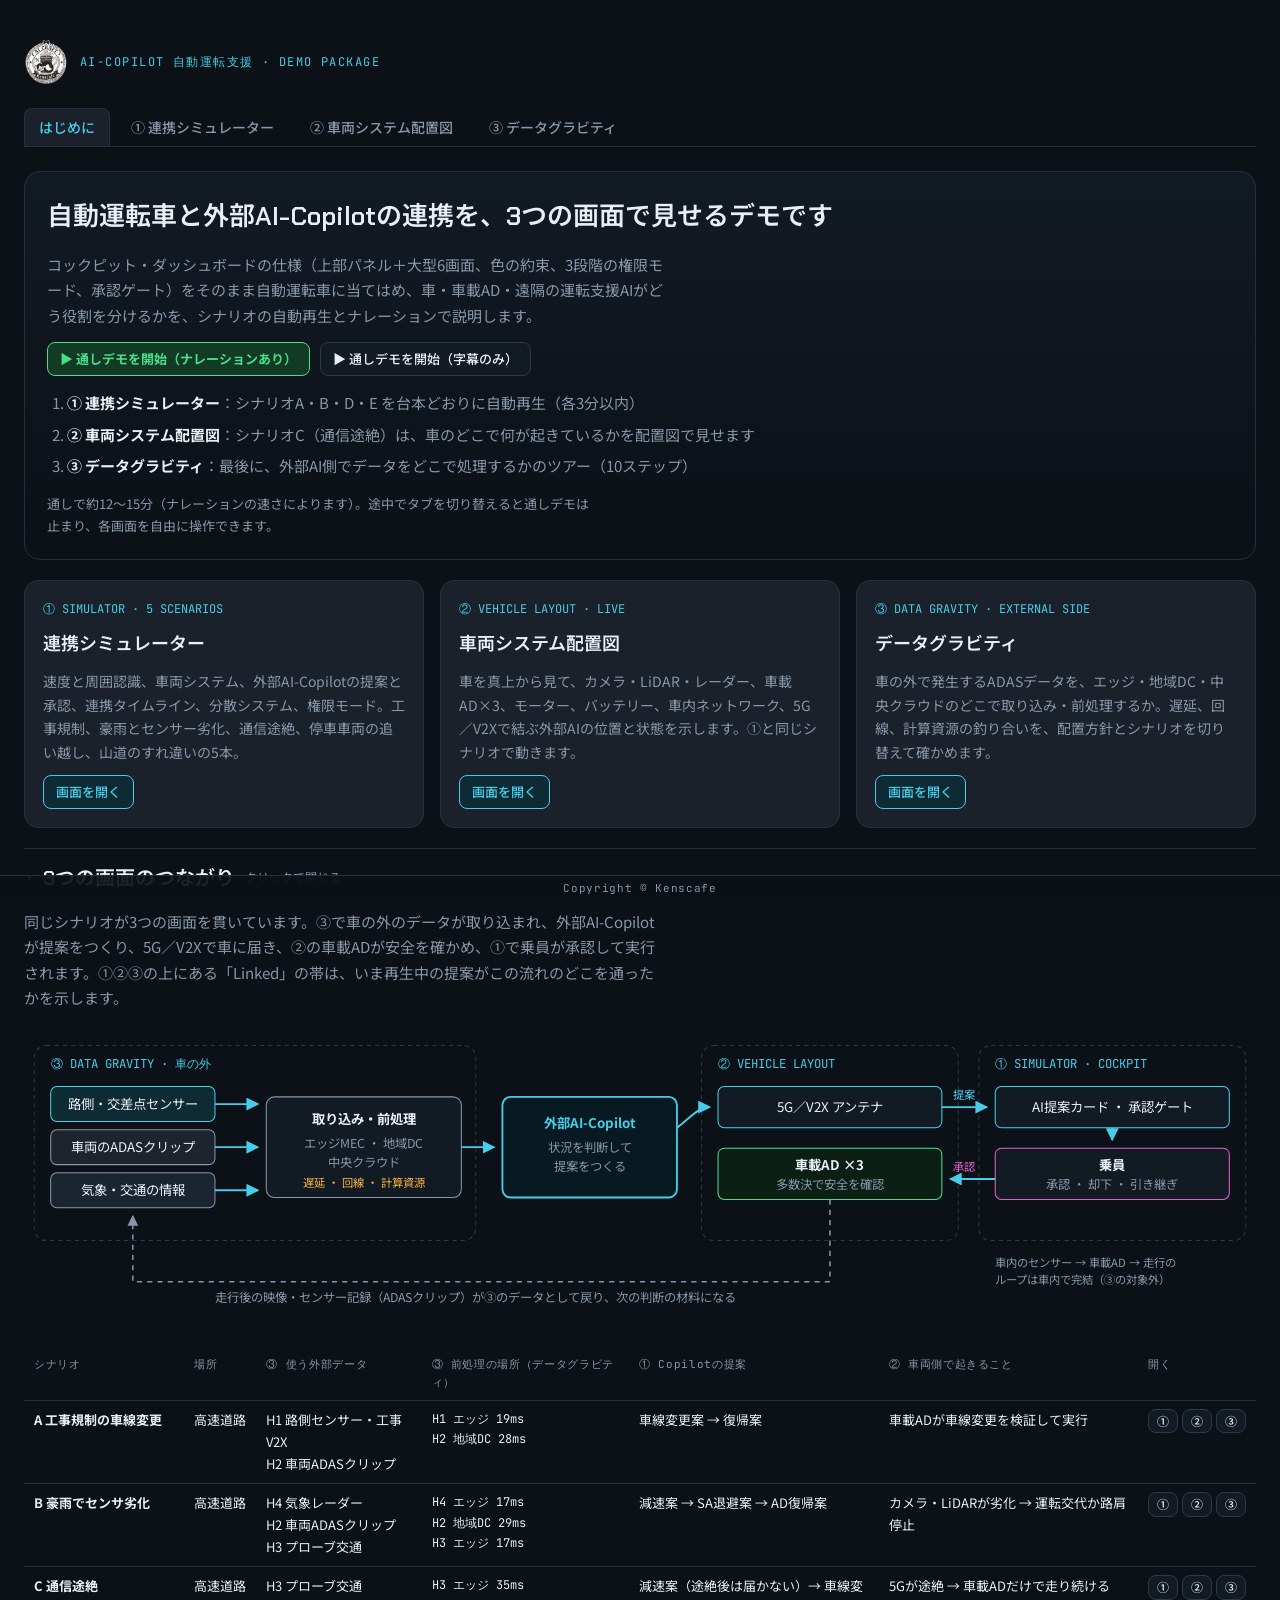
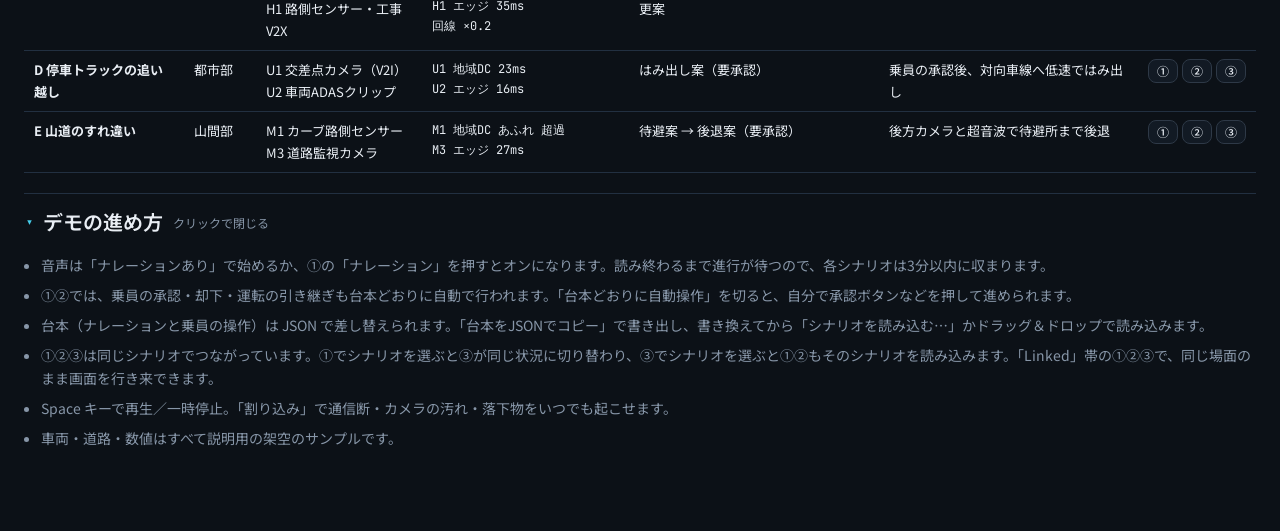
<file: av-copilot/index.html>
<!doctype html>
<html lang="ja"><head><meta charset="utf-8"><meta name="viewport" content="width=device-width,initial-scale=1"><title>AI-Copilot 自動運転支援デモ</title></head><body>

<meta name="claude:viewport-fit-sides" content="cover">
<link rel="preconnect" href="https://fonts.googleapis.com">
<link rel="stylesheet" href="https://fonts.googleapis.com/css2?family=Chakra+Petch:wght@500;600&family=JetBrains+Mono:wght@400;600&family=Noto+Sans+JP:wght@400;500;700&display=swap">
<style>
/* Layout: コックピット・ダッシュボード v0.2 と同じ「上部パネル＋大型6画面」と番号付きの凡例。その上に再生操作とナレーション帯を足す。夜間の車内という単一のダーク表現。 */
:root {
  color-scheme: dark;
  --room: #0c1117;
  --shell: #1a212b;
  --shell-hi: #262f3b;
  --screen: #03060a;
  --rule: #223041;
  --fg: #e9eef4;
  --dim: #8796a8;
  --green: #48dd8a;
  --cyan: #45cdea;
  --magenta: #e061d2;
  --amber: #f3b23e;
  --red: #f0524f;
  --sym: #f6d64a;
  --note: #f4f6f8;
  --f-display: "Chakra Petch", "Noto Sans JP", system-ui, sans-serif;
  --f-body: "Noto Sans JP", "Hiragino Sans", "Yu Gothic", system-ui, sans-serif;
  --f-mono: "JetBrains Mono", ui-monospace, "SFMono-Regular", Menlo, monospace;
}
html { background: var(--room); }
body {
  background: var(--room); color: var(--fg); font-family: var(--f-body);
  line-height: 1.7; font-size: 15px;
  padding-left: max(16px, env(safe-area-inset-left, 0px));
  padding-right: max(16px, env(safe-area-inset-right, 0px));
  padding-block: 32px 72px;
}
.wrap { max-width: 1240px; margin: 0 auto; display: grid; gap: 24px; }
header { display: grid; gap: 8px; max-width: 74ch; }
.eyebrow { font-family: var(--f-mono); font-size: 12px; letter-spacing: .12em; color: var(--cyan); text-transform: uppercase; }
h1 { font-family: var(--f-display); font-weight: 600; font-size: clamp(26px, 4vw, 40px); line-height: 1.2; margin: 0; text-wrap: balance; letter-spacing: .01em; }
.lead { color: var(--dim); margin: 0; }
figure { margin: 0; }
.scroller { overflow-x: auto; border-radius: 18px; background: var(--shell); box-shadow: 0 30px 80px rgba(0,0,0,.45); }
.scroller svg { display: block; width: 100%; min-width: 820px; height: auto; user-select: none; }
figcaption { font-size: 13px; color: var(--dim); margin-top: 10px; }
h2 { font-family: var(--f-display); font-weight: 600; font-size: 20px; margin: 0; }
.key { display: grid; grid-template-columns: repeat(auto-fill, minmax(280px, 1fr)); gap: 14px 28px; list-style: none; padding: 0; margin: 0; }
.key li { display: grid; grid-template-columns: 28px 1fr; gap: 12px; align-items: start; min-width: 0; }
.badge { width: 26px; height: 26px; border-radius: 50%; background: var(--note); color: var(--room); font: 600 13px/26px var(--f-mono); text-align: center; }
.key b { display: block; font-weight: 700; }
.key span { color: var(--dim); font-size: 14px; }
.colors { display: flex; flex-wrap: wrap; gap: 10px 22px; font-size: 14px; color: var(--dim); }
.colors i { display: inline-block; width: 12px; height: 12px; border-radius: 2px; margin-right: 8px; vertical-align: -1px; }
section { display: grid; gap: 14px; }

/* console */
.console { display: grid; gap: 12px; background: var(--shell); border: 1px solid var(--shell-hi); border-radius: 14px; padding: 14px 16px; }
.row { display: flex; flex-wrap: wrap; gap: 8px 10px; align-items: center; min-width: 0; }
.lbl { font-family: var(--f-mono); font-size: 11px; letter-spacing: .1em; color: var(--dim); text-transform: uppercase; margin-right: 4px; }
button { font: 500 13px/1.2 var(--f-body); color: var(--fg); background: #121a24; border: 1px solid #2e3947; border-radius: 8px; padding: 8px 12px; cursor: pointer; }
button:hover { border-color: #4a5868; }
button:focus-visible { outline: 2px solid var(--cyan); outline-offset: 2px; }
button[aria-pressed="true"] { background: #0e2a33; border-color: var(--cyan); color: var(--cyan); }
button.go { background: #123a24; border-color: var(--green); color: var(--green); font-weight: 700; }
button.warn { background: #2b2210; border-color: var(--amber); color: var(--amber); font-weight: 700; }
button:disabled { opacity: .4; cursor: default; }
.scn small { display: block; font-size: 11px; color: var(--dim); }
.scn[aria-pressed="true"] small { color: var(--cyan); opacity: .8; }
.clock { font-family: var(--f-mono); font-size: 13px; color: var(--dim); font-variant-numeric: tabular-nums; }
.bar { flex: 1 1 160px; height: 6px; background: #0b1016; border-radius: 3px; overflow: hidden; min-width: 120px; }
.bar i { display: block; height: 100%; width: 0; background: var(--cyan); }
.cap { font-size: 15px; line-height: 1.7; min-height: 3.4em; border-left: 3px solid var(--cyan); padding: 4px 0 4px 12px; color: var(--fg); }
.sub { position: absolute; left: 50%; bottom: 10px; z-index: 2; transform: translateX(-50%); width: max-content; max-width: min(92%, 920px); background: rgba(3,6,10,.86); border: 1px solid #2e3947; color: var(--fg); padding: 10px 18px; border-radius: 10px; font-size: clamp(14px, 1.5vw, 18px); line-height: 1.6; text-align: center; pointer-events: none; text-wrap: balance; }
.sub:empty { display: none; }
.stage { position: relative; }
.pill { font-family: var(--f-mono); font-size: 11px; color: var(--cyan); border: 1px solid var(--cyan); border-radius: 999px; padding: 2px 10px; }
.pill:empty { display: none; }
.brand { display: flex; align-items: center; gap: 12px; }
.brand img { width: 44px; height: 44px; flex: none; }
.copy { position: fixed; left: 0; right: 0; bottom: 0; z-index: 5; text-align: center; padding: 4px 16px calc(4px + env(safe-area-inset-bottom, 0px)); font: 11px/1.5 var(--f-mono); letter-spacing: .06em; color: var(--dim); background: rgba(12,17,23,.92); border-top: 1px solid var(--rule); }
.fold { border-top: 1px solid var(--rule); padding-top: 12px; }
.fold summary { cursor: pointer; list-style: none; display: flex; align-items: center; gap: 10px; }
.fold summary::-webkit-details-marker { display: none; }
.fold summary::before { content: "▸"; color: var(--cyan); font-family: var(--f-mono); transition: transform .15s; }
.fold[open] summary::before { transform: rotate(90deg); }
.fold summary:focus-visible { outline: 2px solid var(--cyan); outline-offset: 4px; border-radius: 4px; }
.fold summary::after { content: "クリックで開く"; font-size: 12px; color: var(--dim); }
.fold[open] summary::after { content: "クリックで閉じる"; }
.foldBody { display: grid; gap: 14px; margin-top: 14px; }
@media (prefers-reduced-motion: reduce) { .fold summary::before { transition: none; } }
.vw { }
body[data-view="sim"] .vw:not(.in-sim), body[data-view="layout"] .vw:not(.in-layout), body[data-view="gravity"] .vw:not(.in-gravity), body[data-view="about"] .vw:not(.in-about) { display: none !important; }
.tabs { display: flex; flex-wrap: wrap; gap: 6px; border-bottom: 1px solid var(--rule); }
.tabs a { font: 500 14px/1.2 var(--f-body); color: var(--dim); text-decoration: none; padding: 10px 14px; border-radius: 8px 8px 0 0; border: 1px solid transparent; border-bottom: none; }
.tabs a:hover { color: var(--fg); }
.tabs a[aria-current="page"] { color: var(--cyan); background: var(--shell); border-color: var(--shell-hi); }
.tabs a:focus-visible { outline: 2px solid var(--cyan); outline-offset: 2px; }
.cards { display: grid; grid-template-columns: repeat(auto-fit, minmax(260px, 1fr)); gap: 16px; }
.card { background: var(--shell); border: 1px solid var(--shell-hi); border-radius: 14px; padding: 18px; display: grid; gap: 10px; align-content: start; min-width: 0; }
.card h3 { font-family: var(--f-display); font-weight: 600; font-size: 18px; margin: 0; }
.card p { margin: 0; color: var(--dim); font-size: 14px; }
.card .meta { font-family: var(--f-mono); font-size: 12px; color: var(--cyan); }
.card a.open { justify-self: start; font: 500 13px/1.2 var(--f-body); color: var(--cyan); text-decoration: none; border: 1px solid var(--cyan); border-radius: 8px; padding: 8px 12px; background: #0e2a33; }
.hero { display: grid; gap: 14px; background: linear-gradient(180deg, #121a24, #0b1016); border: 1px solid var(--shell-hi); border-radius: 16px; padding: 22px; }
.hero h2 { font-size: clamp(20px, 2.6vw, 26px); }
.hero p { margin: 0; color: var(--dim); max-width: 78ch; }
.flowlist { margin: 0; padding-left: 1.3em; display: grid; gap: 6px; color: var(--dim); }
.flowlist b { color: var(--fg); }
.notes { display: grid; gap: 6px; color: var(--dim); font-size: 14px; margin: 0; padding-left: 1.2em; }

.grav .lbl { min-width: 64px; }
label.sl { display: flex; align-items: center; gap: 8px; font-size: 13px; color: var(--dim); }
label.sl b { font-family: var(--f-mono); color: var(--fg); font-weight: 600; min-width: 3.5em; font-variant-numeric: tabular-nums; }
input[type=range] { accent-color: var(--cyan); width: 150px; }
.tblwrap { overflow-x: auto; }
.grav table { width: 100%; border-collapse: collapse; font-size: 13px; min-width: 720px; }
.grav th, .grav td { text-align: left; padding: 8px 10px; border-bottom: 1px solid var(--rule); white-space: nowrap; }
.grav th { font-family: var(--f-mono); font-size: 11px; letter-spacing: .08em; color: var(--dim); font-weight: 400; text-transform: uppercase; }
.grav td.num { font-family: var(--f-mono); font-variant-numeric: tabular-nums; text-align: right; }
.st { display: inline-block; font-family: var(--f-mono); font-size: 11px; padding: 1px 10px; border-radius: 999px; border: 1px solid; }
.st.ok { color: var(--green); border-color: var(--green); background: #0b1f15; }
.st.ng { color: var(--red); border-color: var(--red); background: #2a1414; }
.grav .site { font-family: var(--f-mono); font-size: 12px; }
.grav .foldBody b { color: var(--fg); }
.grav .foldBody ul { margin: 0; padding-left: 1.2em; display: grid; gap: 6px; }
.grav .foldBody { color: var(--dim); }

.wrap, section {  grid-template-columns: minmax(0, 1fr); }
.reltbl td:nth-child(2) { white-space: nowrap; }
.grav .lk { margin: 10px 0; }
.lk { background: var(--shell); border: 1px solid var(--shell-hi); border-radius: 12px; padding: 12px 14px; display: grid; gap: 10px; }
.lkHead { display: flex; flex-wrap: wrap; align-items: center; gap: 6px 12px; }
.lkHead b { font-family: var(--f-body); font-size: 15px; }
.lkZone { font-family: var(--f-mono); font-size: 12px; color: var(--cyan); }
.lkJump { margin-left: auto; display: flex; gap: 6px; }
.lkJump a { font: 600 13px/1 var(--f-mono); color: var(--dim); text-decoration: none; border: 1px solid var(--shell-hi); border-radius: 6px; padding: 6px 10px; }
.lkJump a:hover { color: var(--fg); }
.lkJump a[aria-current="page"] { color: var(--cyan); border-color: var(--cyan); background: #0e2a33; }
.lkChain { list-style: none; margin: 0; padding: 0; display: grid; grid-template-columns: repeat(4, minmax(0, 1fr)); gap: 8px; }
.lkChain li { position: relative; background: #0b1016; border: 1px solid #2e3947; border-radius: 8px; padding: 8px 10px; display: grid; gap: 4px; min-width: 0; }
.lkChain li + li::before { content: "→"; position: absolute; left: -9px; top: 50%; transform: translate(-50%, -50%); color: var(--cyan); font-family: var(--f-mono); font-size: 13px; }
.lkChain .k { font-size: 11px; color: var(--dim); }
.lkChain .v { font-family: var(--f-mono); font-size: 12px; color: var(--fg); line-height: 1.5; overflow-wrap: anywhere; }
.lkChain li.on { border-color: var(--cyan); box-shadow: 0 0 0 1px #45cdea33 inset; }
.lkChain li.warn { border-color: var(--amber); }
.lkChain li.off { opacity: .55; }
.lkChain .ok { color: var(--green); } .lkChain .ng { color: var(--red); } .lkChain .am { color: var(--amber); } .lkChain .cy { color: var(--cyan); }
@media (max-width: 760px){ .lkChain { grid-template-columns: 1fr 1fr; } .lkChain li:nth-child(3)::before { display: none; } }
@media (max-width: 420px){ .lkChain { grid-template-columns: 1fr; } .lkChain li + li::before { content: "↓"; left: 50%; top: -5px; } .lkChain li:nth-child(3)::before { display: block; } }
.grav tr.hot td { background: #0e2a33; }
.grav tr.hot td:first-child { box-shadow: inset 3px 0 0 var(--cyan); }
.relmap { width: 100%; height: auto; display: block; }
.reltbl { width: 100%; border-collapse: collapse; font-size: 13px; min-width: 860px; }
.reltbl th, .reltbl td { text-align: left; padding: 8px 10px; border-bottom: 1px solid var(--rule); vertical-align: top; }
.reltbl th { font-family: var(--f-mono); font-size: 11px; letter-spacing: .06em; color: var(--dim); font-weight: 400; }
.reltbl td.m { font-family: var(--f-mono); font-size: 12px; }
.reltbl .go3 { display: flex; gap: 4px; }
.reltbl .go3 button { padding: 4px 8px; font-size: 12px; }

.sep { width: 1px; height: 24px; background: var(--rule); }

/* SVG text styles */
.t-d { font-family: var(--f-display); font-weight: 600; }
.t-m { font-family: var(--f-mono); }
.t-j { font-family: var(--f-body); }
.fg { fill: var(--fg); } .dim { fill: var(--dim); } .grn { fill: var(--green); }
.cyn { fill: var(--cyan); } .mag { fill: var(--magenta); } .amb { fill: var(--amber); } .red { fill: var(--red); }
.flow { stroke-dasharray: 6 8; animation: flow 1.6s linear infinite; }
.flow-slow { stroke-dasharray: 4 6; animation: flow 2.8s linear infinite; }
.pulse { animation: pulse 1.8s ease-in-out infinite; }
.hit { cursor: pointer; }
.hit:hover rect { filter: brightness(1.25); }
@keyframes flow { to { stroke-dashoffset: -28; } }
@keyframes pulse { 0%,100% { opacity: 1; } 50% { opacity: .35; } }
@media (prefers-reduced-motion: reduce) { .flow, .flow-slow, .pulse { animation: none; } }
</style>

<div class="wrap">
  <header>
    <div class="brand"><img src="[data-uri]" alt="AI CRAFT Kenscafe" width="44" height="44"><div class="eyebrow">AI-Copilot 自動運転支援 · Demo package</div></div>
    <h1 class="vw in-sim">自動運転 × 外部AI-Copilot 連携シミュレーター</h1>
    <h1 class="vw in-layout">車両システム配置図</h1>
    <p class="lead vw in-layout">連携シミュレーターと同じシナリオを再生しながら、車のどの部分がいまどんな状態かを真上から見る画面です。上の操作でシナリオの切り替え・割り込みができます。</p>
    <p class="lead vw in-sim">コックピット・ダッシュボードの構成（上部パネル＋大型6画面、色の約束、3段階の権限モード、承認ゲート）をそのまま使い、レベル4の自動運転車と、遠隔から運転を支援する外部AI-Copilotの連携を動かして見せます。車両・道路・数値はすべて架空のサンプルです。</p>
  </header>
  <nav class="tabs" aria-label="画面の切り替え">
    <a href="#about" data-view="about">はじめに</a>
    <a href="#sim" data-view="sim">① 連携シミュレーター</a>
    <a href="#layout" data-view="layout">② 車両システム配置図</a>
    <a href="#gravity" data-view="gravity">③ データグラビティ</a>
  </nav>

  <div class="console vw in-sim in-layout" aria-label="シミュレーション操作">
    <div class="row" id="scnRow"><span class="lbl">Scenario</span></div>
    <div class="row">
      <button id="btnPlay" class="go" type="button">❚❚ 一時停止</button>
      <button id="btnR1" type="button" aria-pressed="true">1×</button>
      <button id="btnR4" type="button" aria-pressed="false">4×</button>
      <button id="btnReset" type="button">最初から</button>
      <span class="clock" id="clk">0:00 / 0:00</span>
      <div class="bar" aria-hidden="true"><i id="prog"></i></div>
    </div>
    <div class="row">
      <span class="lbl">再生</span>
      <button id="btnVoice" type="button" aria-pressed="false">🔊 ナレーション オフ</button>
      <button id="btnAuto" type="button" aria-pressed="true">台本どおりに自動操作</button>
      <button id="btnCont" type="button" aria-pressed="true">連続再生</button>
      <span class="sep" aria-hidden="true"></span>
      <button id="btnLoad" type="button">シナリオを読み込む…</button>
      <button id="btnCopy" type="button">台本をJSONでコピー</button>
      <input id="fileIn" type="file" accept=".json,application/json" hidden>
      <span class="pill" id="bookTag"></span>
    </div>
    <div class="cap" id="cap" aria-live="polite"></div>
    <div class="row">
      <span class="lbl">乗員</span>
      <button id="btnTake" class="warn" type="button" disabled>運転を引き継ぐ</button>
      <span class="sep" aria-hidden="true"></span>
      <span class="lbl">割り込み</span>
      <button id="injLink" type="button" aria-pressed="false">通信を切る</button>
      <button id="injCam" type="button" aria-pressed="false">カメラを汚す</button>
      <button id="injDebris" type="button">前方に落下物</button>
    </div>
  </div>

  <section class="vw in-sim in-layout in-gravity lk" id="lk" aria-label="シナリオ連携">
    <div class="lkHead"><span class="lbl">Linked</span><b id="lkScn"></b><span id="lkZone" class="lkZone"></span>
      <span class="lkJump"><a href="#sim" data-view="sim">①</a><a href="#layout" data-view="layout">②</a><a href="#gravity" data-view="gravity">③</a></span></div>
    <ol class="lkChain">
      <li id="lkN1"><span class="k">③ データの発生</span><span class="v" id="lkSrc"></span></li>
      <li id="lkN2"><span class="k">③ 取り込み・前処理</span><span class="v" id="lkProc"></span></li>
      <li id="lkN3"><span class="k">外部AI-Copilot → ① 提案</span><span class="v" id="lkProp"></span></li>
      <li id="lkN4"><span class="k">② 車両で実行</span><span class="v" id="lkVeh"></span></li>
    </ol>
  </section>

  <figure class="vw in-sim">
    <div class="stage"><div class="sub" id="sub1"></div>
    <div class="scroller">
<svg id="sv" viewBox="0 0 1600 912" role="img" aria-labelledby="svgt svgd">
<title id="svgt">自動運転車と外部AI-Copilotの連携ダッシュボード</title>
<desc id="svgd">上段に自動運転の設定パネル、その下に6面の大型ディスプレイ。左上は速度と周囲認識、中央上は車両システムと警告、右上は外部AI-Copilot、左下は連携タイムライン、中央下は分散システムの接続図、右下は権限モードとシステム健全性。</desc>
<defs>
  <marker id="aw" viewBox="0 0 10 10" refX="9" refY="5" markerWidth="7" markerHeight="7" orient="auto-start-reverse"><path d="M0 0L10 5L0 10z" fill="#e9eef4"/></marker>
  <marker id="ac" viewBox="0 0 10 10" refX="9" refY="5" markerWidth="7" markerHeight="7" orient="auto-start-reverse"><path d="M0 0L10 5L0 10z" fill="#45cdea"/></marker>
  <clipPath id="nd"><rect x="272" y="178" width="238" height="300"/></clipPath>
  <clipPath id="tl"><rect x="28" y="574" width="484" height="318"/></clipPath>
  <linearGradient id="glass" x1="0" y1="0" x2="0" y2="1"><stop offset="0" stop-color="#ffffff" stop-opacity=".05"/><stop offset=".35" stop-color="#ffffff" stop-opacity="0"/></linearGradient>
</defs>

<rect x="0" y="0" width="1600" height="912" fill="#1a212b"/>

<!-- ========== 1: 上部パネル ========== -->
<rect x="10" y="8" width="1580" height="104" rx="16" fill="#141a22" stroke="#262f3b"/>
<g id="gMasterL"></g>
<g>
  <rect x="250" y="30" width="170" height="60" rx="6" fill="#1d242e" stroke="#262f3b"/>
  <text x="264" y="52" class="t-m dim" font-size="10">HUD · DRIVER</text>
  <text x="264" y="74" class="t-m fg" font-size="12" id="hudL">AR · 120 m</text>
</g>
<rect x="440" y="20" width="720" height="82" rx="8" fill="#1d242e" stroke="#2e3947"/>
<g class="t-m" font-size="10">
  <text x="510" y="36" text-anchor="middle" class="dim">SET SPD km/h</text>
  <text x="630" y="36" text-anchor="middle" class="dim">GAP</text>
  <text x="790" y="36" text-anchor="middle" class="dim">LANE</text>
  <text x="930" y="36" text-anchor="middle" class="dim">AD LEVEL</text>
</g>
<g>
  <rect x="460" y="42" width="100" height="30" rx="3" fill="#03060a"/>
  <rect x="580" y="42" width="100" height="30" rx="3" fill="#03060a"/>
  <rect x="720" y="42" width="140" height="30" rx="3" fill="#03060a"/>
  <rect x="880" y="42" width="100" height="30" rx="3" fill="#03060a"/>
  <g class="t-m amb" font-size="19" text-anchor="middle">
    <text x="510" y="64" id="fSpd">100</text>
    <text x="630" y="64" id="fGap">中</text>
    <text x="790" y="64" id="fLane" font-size="16">中央</text>
    <text x="930" y="64" id="fLvl">L4</text>
  </g>
  <g fill="#2e3947" stroke="#3b4757"><circle cx="510" cy="88" r="8"/><circle cx="630" cy="88" r="8"/><circle cx="790" cy="88" r="8"/><circle cx="930" cy="88" r="8"/></g>
  <text x="526" y="92" class="t-m cyn" font-size="10" id="fAiSpd"></text>
  <text x="806" y="92" class="t-m cyn" font-size="10" id="fAiLane"></text>
</g>
<g id="gFcuBtns" class="t-m" font-size="10" text-anchor="middle"></g>
<g>
  <rect x="1180" y="30" width="170" height="60" rx="6" fill="#1d242e" stroke="#262f3b"/>
  <text x="1194" y="52" class="t-m dim" font-size="10">V2X · 5G</text>
  <text x="1194" y="74" class="t-m fg" font-size="12" id="hudR">38 ms · 3 msg</text>
</g>
<g id="gMasterR"></g>

<!-- ========== DISPLAY BEZELS ========== -->
<g fill="#10161e" stroke="#2e3947">
  <rect x="20" y="128" width="500" height="420" rx="10"/>
  <rect x="540" y="128" width="520" height="420" rx="10"/>
  <rect x="1080" y="128" width="500" height="420" rx="10"/>
  <rect x="20" y="566" width="500" height="334" rx="10"/>
  <rect x="540" y="566" width="520" height="334" rx="10"/>
  <rect x="1080" y="566" width="500" height="334" rx="10"/>
</g>
<g fill="#03060a">
  <rect x="28" y="136" width="484" height="404" rx="4"/>
  <rect x="548" y="136" width="504" height="404" rx="4"/>
  <rect x="1088" y="136" width="484" height="404" rx="4"/>
  <rect x="28" y="574" width="484" height="318" rx="4"/>
  <rect x="548" y="574" width="504" height="318" rx="4"/>
  <rect x="1088" y="574" width="484" height="318" rx="4"/>
</g>

<!-- ========== 2: 主走行表示（速度＋周囲認識） ========== -->
<line x1="28" y1="180" x2="270" y2="180" stroke="#223041"/>
<g stroke="#223041"><line x1="76" y1="140" x2="76" y2="180"/><line x1="124" y1="140" x2="124" y2="180"/><line x1="174" y1="140" x2="174" y2="180"/><line x1="222" y1="140" x2="222" y2="180"/></g>
<g id="gFma" class="t-m" font-size="10" text-anchor="middle"></g>
<g id="gSpeed"></g>
<line x1="270" y1="140" x2="270" y2="536" stroke="#223041"/>
<g id="gNdHead" class="t-m" font-size="10"></g>
<g clip-path="url(#nd)"><g id="gRoad"></g></g>
<line x1="272" y1="490" x2="510" y2="490" stroke="#223041"/>
<g id="gRoute"></g>

<!-- ========== 3: 車両システム／警告 ========== -->
<g id="gEwd"></g>

<!-- ========== 4: 外部 AI-COPILOT ========== -->
<g>
  <text x="1100" y="162" class="t-d cyn" font-size="16">REMOTE AI-COPILOT</text>
  <text x="1262" y="162" class="t-j dim" font-size="11">外部運転支援センター</text>
  <text x="1560" y="162" text-anchor="end" class="t-m cyn" font-size="10" id="aiMode">MODE: ADVISORY</text>
</g>
<g id="gAi"></g>

<!-- ========== 5: タイムライン ========== -->
<g>
  <text x="40" y="598" class="t-d fg" font-size="14">OCCUPANT · AD · AI TIMELINE</text>
  <text x="262" y="598" class="t-j dim" font-size="11">連携タイムライン</text>
  <g stroke="#2e3947" stroke-width="1.5"><line x1="120" y1="655" x2="500" y2="655"/><line x1="120" y1="715" x2="500" y2="715"/><line x1="120" y1="775" x2="500" y2="775"/><line x1="120" y1="835" x2="500" y2="835"/></g>
  <g class="t-m fg" font-size="11"><text x="40" y="659">OCCUPANT</text><text x="40" y="719">ON-BOARD</text><text x="40" y="779">REMOTE AI</text><text x="40" y="839">VEHICLE</text></g>
  <g class="t-j dim" font-size="9"><text x="40" y="673">乗員</text><text x="40" y="733">車載AD</text><text x="40" y="793">外部AI-Copilot</text><text x="40" y="853">車両システム</text></g>
  <g class="t-j dim" font-size="9"><path d="M44 876 l5 5 l-5 5 l-5 -5z" fill="#f3b23e"/><text x="54" y="884">注意</text>
    <circle cx="92" cy="881" r="4" fill="#e9eef4"/><text x="100" y="884">事象</text>
    <circle cx="138" cy="881" r="4" fill="none" stroke="#e9eef4" stroke-width="1.5"/><text x="146" y="884">承認待ち</text>
    <line x1="196" y1="881" x2="214" y2="881" stroke="#45cdea"/><text x="220" y="884">情報の受け渡し</text></g>
</g>
<g clip-path="url(#tl)"><g id="gTl"></g></g>

<!-- ========== 6: SYSTEM MESH ========== -->
<g id="gMesh"></g>

<!-- ========== 7: AUTHORITY / HEALTH ========== -->
<g>
  <text x="1100" y="598" class="t-d fg" font-size="14">AUTHORITY</text>
  <text x="1186" y="598" class="t-j dim" font-size="11">権限モード（押して切替）</text>
</g>
<g id="gAuth"></g>
<text x="1100" y="708" class="t-j fg" font-size="15" font-weight="700">最終決定権は常に車内の乗員</text>
<text x="1100" y="730" class="t-j dim" font-size="11">外部AIは提案・監視・実行補助を担当。車の動きへの指令は、</text>
<text x="1100" y="748" class="t-j dim" font-size="11">承認ゲートと車載ADの安全確認（2/3 多数決）を通ったものだけ。</text>
<g id="gHealth"></g>

<!-- glass sheen -->
<g fill="url(#glass)" pointer-events="none">
  <rect x="28" y="136" width="484" height="404" rx="4"/><rect x="548" y="136" width="504" height="404" rx="4"/><rect x="1088" y="136" width="484" height="404" rx="4"/>
  <rect x="28" y="574" width="484" height="318" rx="4"/><rect x="548" y="574" width="504" height="318" rx="4"/><rect x="1088" y="574" width="484" height="318" rx="4"/>
</g>
<g id="gTor"></g>

<!-- callouts -->
<g class="t-m" font-size="13" font-weight="600" text-anchor="middle" pointer-events="none">
  <g><circle cx="440" cy="20" r="14" fill="#f4f6f8" stroke="#0c1117" stroke-width="3"/><text x="440" y="25" fill="#0c1117">1</text></g>
  <g><circle cx="20" cy="128" r="14" fill="#f4f6f8" stroke="#0c1117" stroke-width="3"/><text x="20" y="133" fill="#0c1117">2</text></g>
  <g><circle cx="540" cy="128" r="14" fill="#f4f6f8" stroke="#0c1117" stroke-width="3"/><text x="540" y="133" fill="#0c1117">3</text></g>
  <g><circle cx="1080" cy="128" r="14" fill="#f4f6f8" stroke="#0c1117" stroke-width="3"/><text x="1080" y="133" fill="#0c1117">4</text></g>
  <g><circle cx="20" cy="566" r="14" fill="#f4f6f8" stroke="#0c1117" stroke-width="3"/><text x="20" y="571" fill="#0c1117">5</text></g>
  <g><circle cx="540" cy="566" r="14" fill="#f4f6f8" stroke="#0c1117" stroke-width="3"/><text x="540" y="571" fill="#0c1117">6</text></g>
  <g><circle cx="1080" cy="566" r="14" fill="#f4f6f8" stroke="#0c1117" stroke-width="3"/><text x="1080" y="571" fill="#0c1117">7</text></g>
</g>
</svg>
    </div></div>
    <figcaption>シナリオは台本どおりに自動で再生され、乗員の承認・却下・引き継ぎも台本に沿って自動で行われます（「台本どおりに自動操作」を切ると自分で操作できます）。音声は「ナレーション」を押すとオンになり、読み終わるまで進行が待ちます。画面が狭いときは図を横にスクロールできます。AI画面の「承認／却下」、権限モード、MASTER CAUT／WARN（押すと消灯）、運転交代の表示は押して操作できます。Space キーで再生／一時停止。</figcaption>
  </figure>

  <section id="layout" class="vw in-layout">
    <details class="fold"><summary><h2>この図について</h2></summary><div class="foldBody">
    <p class="lead">機体システム配置図の車版です。センサー・車載AD・駆動・通信がどこにあり、外部AI-Copilotとどうつながっているかを示します。カードの状態表示はシミュレーションに合わせて変わります。</p>
    </div></details>
    <div class="stage"><div class="sub" id="sub2"></div>
    <div class="scroller" style="background:var(--screen);border:1px solid #2e3947">
<svg id="sv2" viewBox="0 0 1600 900" role="img" aria-labelledby="lt ld" style="min-width:860px">
<title id="lt">車両システム配置図</title>
<desc id="ld">前を右に向けた車の上面図。屋根のLiDAR、フロントガラスのカメラ、四隅と前後のレーダー、中央の車載ADコンピュータ3台、床下のバッテリー、前後のモーター、車内ネットワーク、屋根のアンテナから外部AI-Copilotへの5G回線。周囲の番号カードが各機能を説明する。</desc>
<defs>
  <pattern id="grid2" width="40" height="40" patternUnits="userSpaceOnUse"><path d="M40 0H0V40" fill="none" stroke="#e9eef4" stroke-opacity=".04"/></pattern>
  <radialGradient id="aiGlow2"><stop offset="0" stop-color="#45cdea" stop-opacity=".35"/><stop offset="1" stop-color="#45cdea" stop-opacity="0"/></radialGradient>
</defs>
<rect width="1600" height="900" fill="#03060a"/>
<rect width="1600" height="900" fill="url(#grid2)"/>
<g transform="translate(0 90)">
<line x1="300" y1="400" x2="1320" y2="400" stroke="#e9eef4" stroke-opacity=".08" stroke-dasharray="2 6"/>
<!-- wheels -->
<g fill="#1b2431" stroke="#4a5868" stroke-width="1.5"><rect x="600" y="262" width="64" height="26" rx="6"/><rect x="600" y="512" width="64" height="26" rx="6"/><rect x="968" y="262" width="64" height="26" rx="6"/><rect x="968" y="512" width="64" height="26" rx="6"/></g>
<!-- body -->
<path d="M560 290 C530 290 520 310 520 340 L520 460 C520 490 530 510 560 510 L1050 510 C1100 510 1120 480 1120 440 L1120 360 C1120 320 1100 290 1050 290 Z" fill="#121a24" stroke="#4a5868" stroke-width="1.5"/>
<!-- glass -->
<path d="M940 304 L990 316 L990 484 L940 496 Z" fill="#0e2a33" stroke="#45cdea" stroke-opacity=".5"/>
<path d="M560 316 L595 306 L595 494 L560 484 Z" fill="#0e2a33" stroke="#45cdea" stroke-opacity=".35"/>
<rect x="608" y="312" width="322" height="176" rx="14" fill="none" stroke="#4a5868" stroke-dasharray="3 4"/>
<text x="616" y="328" class="t-m dim" font-size="8">ROOF</text>
<!-- forward arrow -->
<g class="t-m dim" font-size="10"><text x="1142" y="404">FWD</text><path d="M1174 400 h20 m-6 -5 l6 5 l-6 5" stroke="#8796a8" fill="none" stroke-width="1.5"/></g>
<g id="gLay"></g>
</g>
<g id="gLayCards"></g>
</svg>
    </div></div>
    <p class="lead" style="font-size:13px">配置は説明用に単純化したもので、実車の位置とは異なります。</p>
  </section>

  <details class="vw in-sim fold">
    <summary><h2>図の読み方</h2></summary>
    <div class="foldBody">
    <ol class="key">
      <li><div class="badge">1</div><div><b>上部パネル（AD設定）</b><span>設定速度・車間・車線・自動運転レベルの窓と ACC／LKA／AD ボタン。外部AIの提案値（例：AI案 80）は設定値の横に別色で並び、勝手に書き換わらない。</span></div></li>
      <li><div class="badge">2</div><div><b>主走行表示：速度＋周囲認識</b><span>左は速度計と自動運転の状態。右は上から見た周囲の認識結果。緑が車載ADの走行予定、シアンの点線が外部AIの提案経路。下段はこの先2kmのルート断面。</span></div></li>
      <li><div class="badge">3</div><div><b>車両システム／警告</b><span>前後モーター出力、バッテリー、ブレーキなど。下段の注意項目に「AIが監視中」「カメラを多数決から除外」など処置の状況が並ぶ。</span></div></li>
      <li><div class="badge">4</div><div><b>外部AI-Copilot表示</b><span>遠隔の支援センターから届く提案。効果・根拠・信頼度と回答期限を示し、承認／却下は乗員が押す。通信が切れると提案は自動で無効になる。</span></div></li>
      <li><div class="badge">5</div><div><b>連携タイムライン</b><span>乗員・車載AD・外部AI・車両システムの4レーン。誰が気づき、誰に渡し、何を待っているかが直近2分ぶん流れる。</span></div></li>
      <li><div class="badge">6</div><div><b>分散システム連携</b><span>カメラ・LiDAR・レーダーの3系統多数決、駆動・制動・操舵などの車載ネットワーク、5G／V2X で結ぶ外部AI。外部AIから車載ADへの線には承認ゲートがある。</span></div></li>
      <li><div class="badge">7</div><div><b>権限モードと健全性</b><span>手動／アシスト／自動の3段階。アシストでは「AIが提案し、人が承認」。自動では定型操作だけをAIが実行し、中央線のはみ出しなど定型外は必ず人の承認を待つ。</span></div></li>
    </ol>
    </div>
  </details>

  <details class="vw in-sim fold">
    <summary><h2>5つのシナリオ</h2></summary>
    <div class="foldBody">
    <ol class="key">
      <li><div class="badge">A</div><div><b>工事規制の車線変更</b><span>外部AIがV2Xで規制を先に知り、早めの車線変更を提案。却下しても車載ADが自分のセンサーで回避する。</span></div></li>
      <li><div class="badge">B</div><div><b>豪雨でセンサ劣化</b><span>カメラ除外→2/3で継続→ODD逸脱で運転交代要請。15秒以内に引き継がないと路肩に自動停止（MRM）。</span></div></li>
      <li><div class="badge">C</div><div><b>通信途絶</b><span>5G回線が切れても、車は車載ADだけで渋滞の末尾を見つけて減速する。再接続後に記録を同期。</span></div></li>
      <li><div class="badge">D</div><div><b>停車トラックの追い越し</b><span>車載ADが判断できない場面で遠隔支援を要求。はみ出し追い越しは定型外なので、AUTOでも人の承認が必要。</span></div></li>
      <li><div class="badge">E</div><div><b>山道のすれ違い</b><span>見通し外の対向トラックを外部AIが先に知り、手前の待避所で待つ提案。間に合わなければ正対して停止し、承認を得て待避所まで後退する（却下するとV2Vで相手に後退を依頼）。</span></div></li>
    </ol>
    </div>
  </details>

  <details class="vw in-sim fold">
    <summary><h2>色の約束</h2></summary>
    <div class="foldBody">
    <div class="colors">
      <span><i style="background:var(--green)"></i>正常・作動中</span>
      <span><i style="background:var(--cyan)"></i>AIの提案・AIの動作</span>
      <span><i style="background:var(--magenta)"></i>乗員の目標値</span>
      <span><i style="background:var(--amber)"></i>注意</span>
      <span><i style="background:var(--red)"></i>警告</span>
    </div>
    </div>
  </details>

  <section class="vw in-about" style="display:grid;gap:20px">
    <div class="hero">
      <h2>自動運転車と外部AI-Copilotの連携を、3つの画面で見せるデモです</h2>
      <p>コックピット・ダッシュボードの仕様（上部パネル＋大型6画面、色の約束、3段階の権限モード、承認ゲート）をそのまま自動運転車に当てはめ、車・車載AD・遠隔の運転支援AIがどう役割を分けるかを、シナリオの自動再生とナレーションで説明します。</p>
      <div class="row">
        <button type="button" class="go" data-full="voice">▶ 通しデモを開始（ナレーションあり）</button>
        <button type="button" data-full="mute">▶ 通しデモを開始（字幕のみ）</button>
      </div>
      <ol class="flowlist">
        <li><b>① 連携シミュレーター</b>：シナリオA・B・D・E を台本どおりに自動再生（各3分以内）</li>
        <li><b>② 車両システム配置図</b>：シナリオC（通信途絶）は、車のどこで何が起きているかを配置図で見せます</li>
        <li><b>③ データグラビティ</b>：最後に、外部AI側でデータをどこで処理するかのツアー（10ステップ）</li>
      </ol>
      <p style="font-size:13px">通しで約12〜15分（ナレーションの速さによります）。途中でタブを切り替えると通しデモは止まり、各画面を自由に操作できます。</p>
    </div>

    <div class="cards">
      <div class="card">
        <span class="meta">① SIMULATOR · 5 SCENARIOS</span>
        <h3>連携シミュレーター</h3>
        <p>速度と周囲認識、車両システム、外部AI-Copilotの提案と承認、連携タイムライン、分散システム、権限モード。工事規制、豪雨とセンサー劣化、通信途絶、停車車両の追い越し、山道のすれ違いの5本。</p>
        <a class="open" href="#sim" data-view="sim">画面を開く</a>
      </div>
      <div class="card">
        <span class="meta">② VEHICLE LAYOUT · LIVE</span>
        <h3>車両システム配置図</h3>
        <p>車を真上から見て、カメラ・LiDAR・レーダー、車載AD×3、モーター、バッテリー、車内ネットワーク、5G／V2Xで結ぶ外部AIの位置と状態を示します。①と同じシナリオで動きます。</p>
        <a class="open" href="#layout" data-view="layout">画面を開く</a>
      </div>
      <div class="card">
        <span class="meta">③ DATA GRAVITY · EXTERNAL SIDE</span>
        <h3>データグラビティ</h3>
        <p>車の外で発生するADASデータを、エッジ・地域DC・中央クラウドのどこで取り込み・前処理するか。遅延、回線、計算資源の釣り合いを、配置方針とシナリオを切り替えて確かめます。</p>
        <a class="open" href="#gravity" data-view="gravity">画面を開く</a>
      </div>
    </div>

    <details class="fold" open>
      <summary><h2>3つの画面のつながり</h2></summary>
      <div class="foldBody" style="display:grid;gap:14px">
        <p style="margin:0;color:var(--dim);max-width:80ch">同じシナリオが3つの画面を貫いています。③で車の外のデータが取り込まれ、外部AI-Copilotが提案をつくり、5G／V2Xで車に届き、②の車載ADが安全を確かめ、①で乗員が承認して実行されます。①②③の上にある「Linked」の帯は、いま再生中の提案がこの流れのどこを通ったかを示します。</p>
        <div class="tblwrap"><svg class="relmap" viewBox="0 0 1200 300" role="img" aria-labelledby="relT relD" style="min-width:760px">
          <title id="relT">3つの画面の関係図</title>
          <desc id="relD">③データの発生と前処理、外部AI-Copilot、5G/V2X、②車載AD、①コックピットの承認が左から右へつながり、走行後のADASクリップが③へ戻る。</desc>
          <defs><marker id="relA" viewBox="0 0 10 10" refX="9" refY="5" markerWidth="7" markerHeight="7" orient="auto"><path d="M0 0 L10 5 L0 10 z" fill="#45cdea"/></marker>
                <marker id="relB" viewBox="0 0 10 10" refX="9" refY="5" markerWidth="7" markerHeight="7" orient="auto"><path d="M0 0 L10 5 L0 10 z" fill="#8796a8"/></marker></defs>
          <g class="t-m" font-size="12">
            <rect x="10" y="20" width="430" height="190" rx="12" fill="none" stroke="#2e3947" stroke-dasharray="4 4"/><text x="26" y="42" class="cyn">③ DATA GRAVITY · 車の外</text>
            <rect x="660" y="20" width="250" height="190" rx="12" fill="none" stroke="#2e3947" stroke-dasharray="4 4"/><text x="676" y="42" class="cyn">② VEHICLE LAYOUT</text>
            <rect x="930" y="20" width="260" height="190" rx="12" fill="none" stroke="#2e3947" stroke-dasharray="4 4"/><text x="946" y="42" class="cyn">① SIMULATOR · COCKPIT</text>
          </g>
          <g class="t-j" font-size="13">
            <rect x="26" y="60" width="160" height="34" rx="6" fill="#0e2a33" stroke="#45cdea"/><text x="106" y="82" text-anchor="middle" class="fg">路側・交差点センサー</text>
            <rect x="26" y="102" width="160" height="34" rx="6" fill="#1d242e" stroke="#8796a8"/><text x="106" y="124" text-anchor="middle" class="fg">車両のADASクリップ</text>
            <rect x="26" y="144" width="160" height="34" rx="6" fill="#1b2431" stroke="#8796a8"/><text x="106" y="166" text-anchor="middle" class="fg">気象・交通の情報</text>
            <rect x="236" y="70" width="190" height="98" rx="8" fill="#121a24" stroke="#8796a8"/>
            <text x="331" y="96" text-anchor="middle" class="fg" font-weight="700">取り込み・前処理</text>
            <text x="331" y="120" text-anchor="middle" class="dim" font-size="12">エッジMEC ・ 地域DC</text>
            <text x="331" y="138" text-anchor="middle" class="dim" font-size="12">中央クラウド</text>
            <text x="331" y="158" text-anchor="middle" class="amb" font-size="11">遅延 ・ 回線 ・ 計算資源</text>
            <rect x="466" y="70" width="170" height="98" rx="8" fill="#071a21" stroke="#45cdea" stroke-width="1.8"/>
            <text x="551" y="100" text-anchor="middle" class="cyn" font-weight="700">外部AI-Copilot</text>
            <text x="551" y="124" text-anchor="middle" class="dim" font-size="12">状況を判断して</text>
            <text x="551" y="142" text-anchor="middle" class="dim" font-size="12">提案をつくる</text>
            <rect x="676" y="60" width="218" height="40" rx="6" fill="#121a24" stroke="#45cdea"/><text x="785" y="85" text-anchor="middle" class="fg">5G／V2X アンテナ</text>
            <rect x="676" y="120" width="218" height="50" rx="6" fill="#0b1f15" stroke="#48dd8a"/><text x="785" y="141" text-anchor="middle" class="fg" font-weight="700">車載AD ×3</text><text x="785" y="160" text-anchor="middle" class="dim" font-size="12">多数決で安全を確認</text>
            <rect x="946" y="60" width="228" height="40" rx="6" fill="#121a24" stroke="#45cdea"/><text x="1060" y="85" text-anchor="middle" class="fg">AI提案カード ・ 承認ゲート</text>
            <rect x="946" y="120" width="228" height="50" rx="6" fill="#121a24" stroke="#e061d2"/><text x="1060" y="141" text-anchor="middle" class="fg" font-weight="700">乗員</text><text x="1060" y="160" text-anchor="middle" class="dim" font-size="12">承認 ・ 却下 ・ 引き継ぎ</text>
          </g>
          <g fill="none" stroke="#45cdea" stroke-width="1.8" marker-end="url(#relA)">
            <path d="M186 77 H228"/><path d="M186 119 H228"/><path d="M186 161 H228"/>
            <path d="M426 119 H458"/>
            <path d="M636 100 C650 90 656 80 668 80"/>
            <path d="M894 80 H938"/>
            <path d="M1060 100 V112"/>
            <path d="M946 150 H902"/>
          </g>
          <text x="916" y="142" text-anchor="middle" class="t-j mag" font-size="11">承認</text>
          <text x="916" y="72" text-anchor="middle" class="t-j cyn" font-size="11">提案</text>
          <path d="M785 170 V250 H106 V186" fill="none" stroke="#8796a8" stroke-width="1.5" stroke-dasharray="5 5" marker-end="url(#relB)"/>
          <text x="440" y="270" text-anchor="middle" class="t-j dim" font-size="12">走行後の映像・センサー記録（ADASクリップ）が③のデータとして戻り、次の判断の材料になる</text>
          <g class="t-j dim" font-size="11"><text x="946" y="236">車内のセンサー → 車載AD → 走行の</text><text x="946" y="252">ループは車内で完結（③の対象外）</text></g>
        </svg></div>
        <div class="tblwrap"><table class="reltbl">
          <thead><tr><th>シナリオ</th><th>場所</th><th>③ 使う外部データ</th><th>③ 前処理の場所（データグラビティ）</th><th>① Copilotの提案</th><th>② 車両側で起きること</th><th>開く</th></tr></thead>
          <tbody id="relBody"></tbody>
        </table></div>
      </div>
    </details>

    <details class="fold" open>
      <summary><h2>デモの進め方</h2></summary>
      <div class="foldBody">
        <ul class="notes">
          <li>音声は「ナレーションあり」で始めるか、①の「ナレーション」を押すとオンになります。読み終わるまで進行が待つので、各シナリオは3分以内に収まります。</li>
          <li>①②では、乗員の承認・却下・運転の引き継ぎも台本どおりに自動で行われます。「台本どおりに自動操作」を切ると、自分で承認ボタンなどを押して進められます。</li>
          <li>台本（ナレーションと乗員の操作）は JSON で差し替えられます。「台本をJSONでコピー」で書き出し、書き換えてから「シナリオを読み込む…」かドラッグ＆ドロップで読み込みます。</li>
          <li>①②③は同じシナリオでつながっています。①でシナリオを選ぶと③が同じ状況に切り替わり、③でシナリオを選ぶと①②もそのシナリオを読み込みます。「Linked」帯の①②③で、同じ場面のまま画面を行き来できます。</li>
          <li>Space キーで再生／一時停止。「割り込み」で通信断・カメラの汚れ・落下物をいつでも起こせます。</li>
          <li>車両・道路・数値はすべて説明用の架空のサンプルです。</li>
        </ul>
      </div>
    </details>
  </section>

  <div class="vw in-gravity grav">
  <header>
    <h1>データグラビティ・シミュレーター</h1>
    <p class="lead">外部AI-Copilot（遠隔の運転支援システム）が扱う、車の外で発生するADAS関連データを、どこで取り込み・前処理するかのシミュレーションです。データの発生場所に近いほど遅延と回線は有利、遠いほど計算資源は豊富。その釣り合いを、配置方針とシナリオを切り替えて確かめられます。数値はすべて説明用の仮定です。</p>
  </header>

  <div class="console" aria-label="シミュレーション操作">
    <div class="row" id="g_rowPre"><span class="lbl">Scenario</span></div>
    <div class="row" id="g_rowPol"><span class="lbl">配置方針</span></div>
    <div class="row">
      <span class="lbl">条件</span>
      <label class="sl" for="g_inLoad">交通量 <input id="g_inLoad" type="range" min="0.4" max="1.6" step="0.1" value="1"> <b id="g_vLoad">×1.0</b></label>
      <label class="sl" for="g_inEdge">エッジの計算資源 <input id="g_inEdge" type="range" min="0.5" max="3" step="0.5" value="1"> <b id="g_vEdge">×1.0</b></label>
    </div>
    <div class="row">
      <span class="lbl">ツアー</span>
      <button id="g_btnTour" class="go" type="button">▶ 自動ツアーを再生</button>
      <button id="g_btnVoice" type="button" aria-pressed="false">🔊 ナレーション オフ</button>
      <span class="sep" aria-hidden="true"></span>
      <span class="lbl" id="g_tourPos" style="min-width:0"></span>
    </div>
    <div class="cap" id="g_cap" aria-live="polite"></div>
  </div>

  <div class="scroller">
    <svg id="g_map" viewBox="0 0 1600 860" role="img" aria-labelledby="g_mt g_md">
      <title id="g_mt">データの発生場所と処理場所</title>
      <desc id="g_md">上段に都市部・高速道路・山間部の3つの地域とそこで発生するデータ、中段に各地域のエッジ（MEC）、下段に地域DCと遠方の中央クラウド。線はデータが前処理される場所までの流れで、太さが量、色が遅延要件を満たすかどうかを表す。右側に指標。</desc>
      <defs><pattern id="g_grid" width="40" height="40" patternUnits="userSpaceOnUse"><path d="M40 0H0V40" fill="none" stroke="#e9eef4" stroke-opacity=".04"/></pattern></defs>
      <rect width="1600" height="860" fill="#03060a"/><rect width="1600" height="860" fill="url(#g_grid)"/>
      <g id="g_gMap"></g>
    </svg>
  </div>

  <section style="display:grid;gap:12px">
    <h2>データの流れ一覧</h2>
    <div class="tblwrap"><table>
      <thead><tr><th>発生場所</th><th>データ</th><th style="text-align:right">量 Gbps</th><th style="text-align:right">前処理 コア</th><th>処理場所</th><th style="text-align:right">遅延 実測 / 要件</th><th>判定</th></tr></thead>
      <tbody id="g_tb"></tbody>
    </table></div>
  </section>

  <details class="fold">
    <summary><h2>このシミュレーションの考え方</h2></summary>
    <div class="foldBody">
      <ul>
        <li><b>対象のデータ</b>：交差点や路側のセンサー、車両がアップロードするADASのイベントクリップ、プローブ交通、気象など、車の外へ出てくるデータ。<b>車内で完結する自動運転の制御ループ（センサー→車載AD→アクチュエータ）は対象外</b>で、地図では点線の「車内ループ」として示しています。</li>
        <li><b>前処理</b>：取り込み・デコード・匿名化・特徴量の抽出。量に比例して計算資源（コア）を使い、終わるとデータは数十分の一の特徴量になります。</li>
        <li><b>処理場所</b>：地域ごとのエッジ（MEC、近いが小さい）、地域DC（中くらい）、中央クラウド（大きいが遠い）。遠くへ生データを送るほど回線と遅延の負担が増えます。</li>
        <li><b>遅延</b>：往復の距離 ＋ 計算資源の混み具合による待ち ＋ 回線があふれたときの遅れ。各データには遅延要件があり、満たせないと赤で示します。</li>
        <li><b>配置方針</b>：中央クラウド集約（すべて遠くで処理）、エッジ優先（届いた順にエッジへ詰め込む）、データグラビティ（遅延に厳しいものをデータのそばに残し、待てる大きなデータは回線が許す範囲で地域DCへ）。</li>
        <li><b>シナリオ</b>：連携シミュレーターのA〜Eに合わせて、データの発生量や回線の太さが変わります。</li>
      </ul>
    </div>
  </details>

  </div>
</div>

<footer class="copy" id="copyright">Copyright &copy; Kenscafe</footer>

<script>
(function(){
  const VIEWS = ['about','sim','layout','gravity'];
  function setView(v, fromSim){
    if (!VIEWS.includes(v)) v = 'about';
    const prev = document.body.dataset.view;
    document.body.dataset.view = v;
    document.querySelectorAll('.tabs a, .lkJump a').forEach(a => a.setAttribute('aria-current', a.dataset.view === v ? 'page' : 'false'));
    if ('#'+v !== location.hash){ try { history.replaceState(null, '', '#'+v); } catch(e){ location.hash = v; } }
    if (!fromSim){
      if ((v === 'gravity' || v === 'about') && window.__simCtl) window.__simCtl.pause();
    }
    if (prev === 'gravity' && v !== 'gravity' && window.__dgStop) window.__dgStop();
    if (prev !== v) window.scrollTo({top: 0});
  }
  window.__setView = setView;
  window.__goGravityTour = (voice) => { setView('gravity', true); window.__dgStartTour && window.__dgStartTour(voice); };
  document.body.dataset.view = VIEWS.includes(location.hash.slice(1)) ? location.hash.slice(1) : 'about';
  window.addEventListener('hashchange', () => setView(location.hash.slice(1)));
  document.addEventListener('click', e => {
    const a = e.target.closest('a[data-view]'); if (a){ e.preventDefault(); setView(a.dataset.view); return; }
    const f = e.target.closest('[data-full]'); if (f){ setView('sim', true); if (f.dataset.full === 'voice') window.__simCtl.enableVoice(); window.__simCtl.startFull(); }
  });
  window.__initView = () => setView(document.body.dataset.view, true);
})();
</script>

<script>
(function(){
const $ = id => document.getElementById(id);
const clamp = (v,a,b) => Math.max(a, Math.min(b, v));
const LANE_Y = {occ:655, ad:715, ai:775, veh:835};
const MODES = ['MANUAL','ASSIST','AUTO'];
let userMode = 'ASSIST';
let S, SC, running = true, rate = 1, last = performance.now(), slowAcc = 0;

function tx(x,y,cls,size,txt,extra){ return `<text x="${x}" y="${y}" class="${cls}" font-size="${size}" ${extra||''}>${txt}</text>`; }

/* ---------- state helpers ---------- */
function obj(o){ o.id = S.nid++; o.v0 = o.v; o.len = o.len || (o.kind==='truck'?12:5); S.objs.push(o); return o; }
function addEv(lane, kind, label, from){ const e = {id:S.nid++, t:S.t, lane, kind, label, from}; S.evs.push(e); return e; }
function alertOn(id, lvl, text, sub){ const a = S.alerts.find(x=>x.id===id); if(a){ a.lvl=lvl; a.text=text; a.sub=sub||[]; } else { S.alerts.push({id,lvl,text,sub:sub||[]}); S.ack.delete(lvl); } }
function alertOff(id){ S.alerts = S.alerts.filter(a=>a.id!==id); }
function memo(id, cls, text, pulse){ const m = S.memos.find(x=>x.id===id); if(m){ m.cls=cls; m.text=text; m.pulse=pulse; } else S.memos.push({id,cls,text,pulse}); if(S.memos.length>5) S.memos.shift(); }
function memoOff(id){ S.memos = S.memos.filter(m=>m.id!==id); }
function aiCard(id, lvl, title, sub){ const c = S.aiCards.find(x=>x.id===id); if(c){ c.lvl=lvl; c.title=title; c.sub=sub; c.t=S.t; } else S.aiCards.push({id,lvl,title,sub,t:S.t}); }
function aiCardOff(id){ S.aiCards = S.aiCards.filter(c=>c.id!==id); }
function later(dt, fn){ S.timers.push({t:S.t+dt, fn}); }
function laneName(l){
  if (SC.road.kind==='urban') return l < .2 ? '自車線' : 'はみ出し';
  if (SC.road.kind==='mtn') return l < -.5 ? '待避所' : '道路中央';
  if (l < -.5) return '路肩';
  return ['左','中央','右'][Math.round(clamp(l,0,2))];
}
function requestLC(target, who){ S.lcReq = {target, who, t:S.t}; }

function propose(p){
  if (!S.link.up) return null;
  p.id = S.nid++; p.status = 'pending'; p.created = S.t;
  S.props.push(p);
  const a = addEv('ai','ai', p.short || '提案');
  p.ev = addEv('occ','pend','検討中','ai');
  memo('prop'+p.id, 'fg', 'PENDING OCCUPANT ACK', true);
  return p;
}
function resolve(p, status, by){
  if (p.status!=='pending') return;
  p.status = status; p.resolvedAt = S.t;
  memoOff('prop'+p.id);
  if (status==='approved' || status==='auto'){
    p.ev.kind = 'ev'; p.ev.label = status==='auto' ? 'AUTO実行' : '承認';
    if (status==='auto') p.ev.lane = 'ad';
    addEv('ad','ev','安全確認 → 実行', status==='auto' ? 'ai' : 'occ');
    memo('gate','cyn','GATE PASS · AD VERIFY OK');
    p.apply && p.apply(S);
  } else if (status==='rejected'){
    p.ev.kind = 'ev'; p.ev.label = '却下';
    memo('gate','dim','PROPOSAL REJECTED');
    p.onReject && p.onReject(S);
  } else if (status==='expired'){
    p.ev.kind = 'ev'; p.ev.label = '期限切れ';
    memo('gate','dim','PROPOSAL EXPIRED');
    p.onReject && p.onReject(S);
  } else if (status==='stale'){
    p.ev.kind = 'ev'; p.ev.label = '無効（通信断）';
    p.onReject && p.onReject(S);
  }
}
function pending(){ return S.props.filter(p=>p.status==='pending'); }

function linkDown(){
  if (!S.link.up) return;
  S.link.up = false; S.link.lostAt = S.t;
  pending().forEach(p=>resolve(p,'stale'));
  alertOff('lat');
  alertOn('link','caut','REMOTE LINK LOST',['· ON-BOARD AD .. CONT','· MRM ........ NOT REQ']);
  addEv('ai','warn','通信断');
  addEv('ad','ev','車載ADで自律継続','ai');
  memo('link','grn','ON-BOARD AD AUTONOMOUS');
  $('injLink').setAttribute('aria-pressed','true'); $('injLink').textContent = '通信を戻す';
}
function linkUp(){
  if (S.link.up) return;
  const gap = Math.round(S.t - S.link.lostAt);
  S.link.up = true; S.link.lat = 120; S.link.latT = 40; S.link.lastSync = S.t;
  alertOff('link'); memoOff('link');
  addEv('ai','ai','再接続・同期');
  aiCard('sync','info',`通信断中の走行ログを同期（${gap}秒）`,'車載ADの判断を照合 ・ 見落としなし ・ 助言を再開');
  $('injLink').setAttribute('aria-pressed','false'); $('injLink').textContent = '通信を切る';
}
function startTOR(){
  if (S.tor || S.manual || S.mrm) return;
  S.tor = {start:S.t, dur:15};
  alertOn('odd','warn','ODD EXIT · TAKEOVER',['· TOR .......... 15 s']);
  addEv('ad','warn','ODD逸脱 · 交代要請');
  addEv('occ','pend','交代要請','ad');
}
function takeOver(){
  if (!S.tor || S.tor.done) return;
  S.tor.done = true; S.manual = true; S.mode = 'MANUAL';
  S.vSet = Math.min(S.vSet, 70);
  alertOff('odd');
  addEv('occ','ev','運転交代 完了','ad');
  memo('man','fg','MANUAL DRIVE · AI DISPLAY ONLY');
  aiCard('tor','info','乗員が運転中 ・ AIは表示のみ','雨雲の通過まで約4分 ・ 車間は長めを推奨');
}
function startMRM(){
  if (S.mrm) return;
  if (S.tor) S.tor.done = true;
  S.mrm = true; S.hazard = true;
  alertOn('odd','warn','MRM · MIN RISK STOP',['· HAZARD ........ ON','· SHOULDER ...... L']);
  addEv('ad','warn','MRM 路肩停止');
  addEv('veh','ev','ハザード点灯','ad');
  requestLC(-1,'MRM');
  aiCard('mrm','caut','最小リスク停止（MRM）を開始','乗員の応答なし ・ 左路肩へ減速停止 ・ 緊急通報を準備');
  if (S.link.up) addEv('ai','ai','MRMを監視','ad');
}

/* ---------- road model ---------- */
function laneClear(target){
  const L = Math.round(target);
  for (const o of S.objs){
    if (Math.round(o.lane)!==L) continue;
    const r0 = o.s - S.s, r1 = r0 + o.len;
    if (o.v < 0){ if (r1 > -5 && r0 < 220) return o; }
    else if (o.v === 0){ if (r1 > -8 && r0 < 30) return o; }
    else if (r1 > -15 && r0 < 25) return o;
  }
  return null;
}

function step(dt){
  S.t += dt;
  while (S.si < SC.script.length && SC.script[S.si][0] <= S.t){ SC.script[S.si][1](S); S.si++; }
  bookTick();
  const due = S.timers.filter(tm => tm.t <= S.t); S.timers = S.timers.filter(tm => tm.t > S.t); due.forEach(tm => tm.fn(S));
  SC.tick && SC.tick(S, dt);

  // proposals
  for (const p of pending()){
    const age = S.t - p.created;
    if (S.mode==='AUTO' && !p.critical && age >= 3) resolve(p,'auto');
    else if (age > p.timeout) resolve(p,'expired');
  }
  // TOR
  if (S.tor && !S.tor.done){
    const left = S.tor.dur - (S.t - S.tor.start);
    alertOn('odd','warn','ODD EXIT · TAKEOVER',[`· TOR .......... ${Math.max(0,Math.ceil(left))} s`]);
    if (left <= 0) startMRM();
  }
  // link
  S.link.lat += (S.link.latT - S.link.lat) * Math.min(1, dt*0.8);
  if (S.link.up) S.link.lastSync = S.t - 0.4;

  // sensors → vote
  const sv = S.sens; const ok = ['cam','lidar','radar'].filter(k => sv[k] >= .3).length;
  S.vote = ok;

  // longitudinal target
  let vt = S.vSet;
  if (ok < 3) vt = Math.min(vt, 70);
  if (S.passLimit != null) vt = Math.min(vt, S.passLimit);
  if (S.mrm) vt = 0;
  const vms = S.v/3.6;
  const gapK = {短:1.2, 中:1.8, 長:2.6}[S.gap];
  for (const o of S.objs){
    if (o.v < 0) continue;
    if (Math.abs(o.lane - S.lane) > .6) continue;
    const rel = o.s - S.s;
    if (rel <= 0 || rel > 160) continue;
    const safe = gapK*vms + 8;
    const desired = o.v*3.6 + (rel - safe)*1.2;
    vt = Math.min(vt, Math.max(0, desired));
  }
  if (S.stopAt != null) vt = Math.min(vt, Math.max(0, (S.stopAt - S.s) * 1.4));
  if (S.revTo != null){
    const d = S.s - S.revTo;
    if (d > 0.4){ S.v = -Math.min(10, 2 + d*0.6); S.acc = 0; }
    else { S.v = 0; S.revTo = null; SC.onRev && SC.onRev(S); }
  } else {
    const dvMax = (S.mrm ? 2.5 : 3.2) * dt * 3.6, avMax = 1.6 * dt * 3.6;
    const dv = clamp(vt - S.v, -dvMax, avMax);
    S.v = Math.max(0, S.v + dv); S.acc = dv/3.6/dt;
  }

  // lateral
  if (S.lcReq){
    const blk = laneClear(S.lcReq.target);
    if (!blk || S.lcReq.target === -1){
      S.laneTarget = S.lcReq.target;
      if (S.lcReq.target !== -1) addEv('ad','ev', SC.road.kind==='urban' ? (S.lcReq.target>0?'はみ出し開始':'自車線へ復帰') : `車線変更 → ${laneName(S.lcReq.target)}`);
      memoOff('lchold');
      S.lcReq = null;
    } else {
      memo('lchold','amb', blk.v < 0 ? 'WAIT · ONCOMING TRAFFIC' : 'LC HOLD · TARGET LANE BUSY', true);
    }
  }
  if (S.eWaitArm && S.stopAt != null && Math.abs(S.stopAt - S.s) < 2 && S.v < 2){ S.eWaitArm = false; requestLC(-1,'AD'); addEv('ad','ev','待避所で待機'); }
  const latV = SC.road.kind==='urban' ? .22 : .35;
  const dl = clamp(S.laneTarget - S.lane, -latV*dt, latV*dt);
  S.lane += dl; S.steer = dl/dt * 14;
  S.s += S.v/3.6*dt;

  // other traffic
  for (const o of S.objs){
    if (o.v > 0){
      let lead = null;
      for (const q of S.objs){ if (q!==o && q.v>=0 && Math.round(q.lane)===Math.round(o.lane) && q.s > o.s && q.s - o.s < 40){ if(!lead || q.s < lead.s) lead = q; } }
      o.v = lead ? Math.min(o.v0, Math.max(lead.v, 0)) : o.v0;
      if (lead && lead.v===0 && lead.s - o.s < 14) o.v = 0;
    }
    o.s += o.v * dt;
  }
  S.objs = S.objs.filter(o => { const r = o.s - S.s; return o.keep || (r + o.len > -120 && r < 1600); });

  // on-board AD avoidance of blocked lanes (highway)
  if (SC.road.lanes >= 3 && !S.lcReq && !S.mrm && !S.manual){
    for (const o of S.objs){
      if (!o.avoid) continue;
      const rel = o.s - S.s;
      if (Math.abs(o.lane - S.laneTarget) < .5 && rel > 0 && rel < 140){
        const tgt = o.lane > 0 ? o.lane - 1 : o.lane + 1;
        requestLC(tgt,'AD');
        alertOn('late','caut','AD LATE AVOIDANCE',['· ON-BOARD AD ... OWN']);
        addEv('ad','caut','車載AD 直前回避');
        later(14, ()=>alertOff('late'));
        break;
      }
    }
  }

  // energy
  const pw = (1900 * S.acc * (S.v/3.6) + 0.36 * Math.pow(S.v/3.6,3) + 150*(S.v/3.6)) / 1000;
  S.kw += (pw - S.kw) * Math.min(1, dt*2);
  S.soc = Math.max(5, S.soc - Math.max(0,S.kw) * dt / 3600 / 0.75);
  S.brake = 60 + Math.max(0, -S.acc) * 18 + (S.brake ? (S.brake-60)*0.98 : 0) * 0;

  if (S.t >= SC.dur){ S.t = SC.dur; running = false; updatePlay(); }
}

/* ---------- scenarios ---------- */
const SCN = [
{ id:'A', name:'A 工事規制の車線変更', sub:'高速道路 · 3車線', dur:100, road:{lanes:3, kind:'hw'}, v0:100, lane0:1,
  init(){ obj({lane:0,s:120,v:86/3.6,kind:'car'}); obj({lane:0,s:260,v:86/3.6,kind:'truck'}); obj({lane:2,s:-40,v:112/3.6,kind:'car'}); obj({lane:1,s:-35,v:98/3.6,kind:'car'});
    S.marks = [{s:1500,label:'工事',cls:'amb'},{s:3400,label:'JCT',cls:'dim'}]; },
  script:[
    [11,()=>{ addEv('ai','ai','V2X 工事情報'); aiCard('cone','caut','1.2km先　中央車線 工事規制','道路管理者のV2X配信 ・ 規制長 400m ・ 自車の車線が対象'); memo('v2x','cyn','V2X ROADWORK RCVD'); obj({lane:1,s:S.s+1200,v:0,kind:'cone',len:400,avoid:true}); }],
    [16,()=>propose({short:'車線変更案', title:'車線変更　中央 → 左車線', effect:'規制手前の合流渋滞を回避 ・ 到着 −1分 ・ 急な減速なし', basis:'V2X工事情報 ／ 後続車の流れ予測 ／ HDマップ', conf:.91, timeout:22, vSet:90, lane:0, apply:()=>{ requestLC(0,'AI'); S.vSet=90; }})],
    [64,()=>{ aiCardOff('cone'); if (S.laneTarget!==1) propose({short:'復帰案', title:'中央車線へ戻る　設定 100 km/h', effect:'規制区間 通過済み ・ 左車線の合流車を避ける', basis:'車載LiDAR ／ V2X 規制終了地点', conf:.88, timeout:20, vSet:100, lane:1, apply:()=>{ requestLC(1,'AI'); S.vSet=100; }}); }],
  ]},
{ id:'B', name:'B 豪雨でセンサ劣化', sub:'運転交代／路肩停止', dur:115, road:{lanes:3, kind:'hw'}, v0:90, lane0:0,
  init(){ obj({lane:0,s:95,v:85/3.6,kind:'car'}); obj({lane:1,s:40,v:95/3.6,kind:'car'}); obj({lane:2,s:-60,v:105/3.6,kind:'car'});
    S.marks = [{s:3200,label:'SA',cls:'cyn'}]; },
  script:[
    [8,()=>{ aiCard('wx','info','10分以内に強い雨（時間 40mm 相当）','気象レーダー ・ 進行方向 6km 先から'); propose({short:'減速案', title:'設定速度 90 → 70 km/h ・ 車間 長め', effect:'制動距離に +35% の余裕 ・ 到着 +2分', basis:'気象レーダー ／ 路面μ推定 ／ 過去の事故統計', conf:.86, timeout:20, vSet:70, apply:()=>{ S.vSet=70; S.gap='長'; }}); }],
    [20,()=>{ S.rain=.5; S.sens.cam=.55; alertOn('cam','caut','CAMERA VISIBILITY',['· MONITOR ....... AI']); addEv('veh','caut','カメラ視界低下'); addEv('ai','ai','劣化を検知','veh'); aiCard('cam','caut','前方カメラ 視認性低下 −45%','雨滴の付着 ・ LiDAR／レーダーは正常 ・ 現時点で推奨操作なし'); }],
    [32,()=>{ S.rain=.7; S.sens.cam=.2; alertOn('cam','caut','CAMERA EXCLUDED',['· VOTE ........... 2/3','· WIPER .......... HI']); addEv('ad','caut','CAM除外 → 2/3'); aiCard('cam','caut','前方カメラを多数決から除外','LiDAR＋レーダーで継続 ・ 速度上限 70km/h'); }],
    [45,()=>{ S.rain=.95; S.sens.lidar=.4; addEv('veh','caut','LiDAR劣化'); startTOR(); aiCard('cam','caut','LiDAR も劣化 ・ ODD 逸脱','残りはレーダー1系統 ・ 自動運転の継続条件を満たさない');
       propose({short:'SA退避案', title:'最寄りのSA（3.2km）へ退避', effect:'雨雲の通過を待つ ・ 約10分の停車', basis:'雨雲の移動予測 ／ SA駐車場の空き', conf:.79, timeout:30, apply:()=>{ memo('sa','cyn','ROUTE → SA 3.2 km'); S.marks[0].cls='grn'; S.vSet=Math.min(S.vSet,60); }}); }],
    [95,()=>{ S.rain=.3; S.sens.cam=.8; S.sens.lidar=.9; alertOff('cam'); addEv('veh','ev','センサ回復'); aiCardOff('cam');
       if (S.manual) propose({short:'AD復帰案', title:'自動運転（L4）に戻せます', effect:'ODD 内に復帰 ・ センサー3系統 正常', basis:'センサー自己診断 ／ 気象レーダー', conf:.9, timeout:18, critical:true, handback:true, apply:()=>{ S.manual=false; S.mode=userMode; memoOff('man'); addEv('occ','ev','ADへ引き渡し'); }});
       else if (S.mrm) propose({short:'再発進案', title:'自動運転で走行を再開', effect:'路肩から左車線へ合流 ・ 60 km/h', basis:'センサー自己診断 ／ 後方の交通', conf:.84, timeout:18, critical:true, apply:()=>{ S.mrm=false; S.hazard=false; alertOff('odd'); requestLC(0,'AI'); S.vSet=60; aiCardOff('mrm'); }});
       else aiCard('rep','info','運行記録を管理センターへ送信','センサー劣化 45秒 ・ 安全停止なし'); }],
    [100,()=>{ S.rain=0; S.sens.cam=1; S.sens.lidar=1; }],
  ]},
{ id:'C', name:'C 通信途絶', sub:'外部AIなしでも安全', dur:95, road:{lanes:3, kind:'hw'}, v0:100, lane0:1,
  init(){ obj({lane:1,s:80,v:98/3.6,kind:'car'}); obj({lane:0,s:40,v:90/3.6,kind:'car'}); obj({lane:2,s:-20,v:110/3.6,kind:'car'});
    obj({lane:1,s:1000,v:32/3.6,kind:'car'}); obj({lane:1,s:1030,v:32/3.6,kind:'truck'}); obj({lane:0,s:980,v:30/3.6,kind:'car'}); obj({lane:2,s:1050,v:42/3.6,kind:'car'}); obj({lane:2,s:1095,v:42/3.6,kind:'car'});
    S.marks = [{s:1000,label:'渋滞',cls:'amb', move:32/3.6}]; },
  script:[
    [10,()=>{ aiCard('jam','info','前方 1.0km 渋滞（平均 32 km/h）','プローブ交通情報 ・ V2X ・ 延長 2.4km'); propose({short:'減速案', title:'設定速度 100 → 80 km/h', effect:'渋滞末尾への接近を緩やかに ・ 追突リスク低減', basis:'プローブ交通情報 ／ V2X', conf:.84, timeout:25, vSet:80, apply:()=>{ S.vSet=80; }}); }],
    [17,()=>{ S.link.latT=190; alertOn('lat','caut','LINK LATENCY',['· 5G ....... 190 ms']); addEv('veh','caut','通信遅延 190ms'); }],
    [25,()=>linkDown()],
    [60,()=>{ linkUp(); aiCardOff('jam'); }],
    [65,()=>propose({short:'車線変更案', title:'右車線へ変更　流れが速い側へ', effect:'通過時間 −40秒 ・ 合流1回', basis:'プローブ交通情報 ／ 車載レーダー', conf:.8, timeout:20, lane:2, apply:()=>requestLC(2,'AI')})],
  ]},
{ id:'D', name:'D 停車トラックの追い越し', sub:'市街地 · 遠隔支援', dur:95, road:{lanes:2, kind:'urban'}, v0:40, lane0:0,
  init(){ S.truck = obj({lane:0,s:210,v:0,kind:'truck',len:12,parked:true}); obj({lane:1,s:300,v:-11,kind:'car'}); obj({lane:1,s:520,v:-10,kind:'car'});
    S.marks = [{s:210,label:'停車車両',cls:'amb'},{s:640,label:'交差点',cls:'dim'}]; },
  tick(S){
    const tr = S.truck; if (!tr) return;
    const rel = tr.s - S.s;
    if (!S.dStop && S.v < 1 && rel < 25 && rel > 0){
      S.dStop = true;
      addEv('ad','caut','自力で判断不可');
      alertOn('stuck','caut','PATH BLOCKED',['· REMOTE ASSIST .. REQ']);
      later(1.5, ()=>{ if (S.link.up){ addEv('ai','ai','遠隔支援を受付','ad'); aiCard('st','info','停車理由：荷下ろし（推定 5分）','交差点カメラ(V2I) ・ ハザード点灯 ・ 運転者 不在'); } });
      later(5, ()=>{ obj({lane:1,s:S.s+175,v:-11,kind:'car'}); obj({lane:1,s:S.s+560,v:-10,kind:'car'});
        propose({short:'はみ出し案', title:'対向車線へはみ出して追い越し', effect:'はみ出し 18m ・ 10 km/h ・ 対向車の通過後に開始', basis:'車載LiDAR点群 ／ 交差点カメラ(V2I) ／ 停車理由の推定', conf:.82, timeout:25, critical:true, lane:.85,
          apply:()=>{ S.passing=true; S.passLimit=12; requestLC(.85,'AI'); },
          onReject:()=>{ aiCard('st','info','待機を継続','トラックの発進を待ちます ・ 代替ルート +2分'); later(10, ()=>{ if (S.truck && !S.passing){ S.truck.v = 6; S.truck.v0 = 6; S.truck.parked=false; addEv('veh','ev','トラック発進'); alertOff('stuck'); aiCard('st','info','停車車両が発進','通常走行に戻ります'); S.truck = null; } }); } }); });
    }
    if (S.passing && rel + tr.len < -7){ S.passing = false; S.passLimit = null; requestLC(0,'AD'); alertOff('stuck'); aiCardOff('st'); S.truck = null; addEv('ai','ai','完了を確認','ad'); }
  },
  script:[[4,()=>{ addEv('ad','ev','停車車両を検知'); memo('pv','amb','PARKED VEHICLE AHEAD'); }]]},
{ id:'E', name:'E 山道のすれ違い', sub:'山間部 · 待避所／後退', dur:128, road:{lanes:2, kind:'mtn'}, v0:30, lane0:.5,
  init(){ S.P = 150; S.mt = obj({lane:1, s:440, v:-6.5, kind:'truck', len:12, blind:true, keep:true});
    S.marks = [{s:150,label:'待避所',cls:'cyn',pull:25},{s:330,label:'カーブ',cls:'dim'}]; },
  tick(S){
    const tr = S.mt; if (!tr) return;
    const gap = tr.s - S.s;
    if (gap < 80 && !S.eSeen){ S.eSeen = true; addEv('ad','ev','対向トラックを検知'); memo('mt','amb','ONCOMING TRUCK · NO PASSING'); }
    const inPull = S.lane < -.7;
    // truck behaviour: stop face-to-face, resume when ego is in the pull-out
    if (!inPull && gap > 0 && gap < 22 && tr.v < 0){ tr.v = 0; tr.v0 = 0; tr.waiting = true; addEv('veh','caut','対向車と正対'); }
    if (inPull && tr.waiting && !tr.backing){ tr.waiting = false; tr.v = -6.5; tr.v0 = -6.5; addEv('ai','ai','対向車へ通過OK','ad'); }
    // ego stops by itself when it meets the truck outside the pull-out
    if (S.eSeen && !inPull && !S.ePlan && !S.eStop && gap > 0){
      S.eStop = true; S.stopAt = S.s + Math.max(3, gap - 32);
      addEv('ad','caut','すれ違い不可 · 停止');
      alertOn('pass','caut','NO PASSING ROOM',['· REMOTE ASSIST .. REQ']);
    }
    if (S.eStop && !S.eAsked && S.v < .5 && Math.abs(S.v) < .5 && S.revTo == null){
      S.eAsked = true;
      if (S.link.up){ addEv('ai','ai','遠隔支援を受付','ad'); later(2.5, ()=>{
        const back = Math.round(S.s - (S.P + 12));
        propose({short:'後退案', title:`待避所まで ${back}m 後退`, effect:'後方 10 km/h 以下 ・ 後続車なし ・ 対向トラックは停止中', basis:'後方カメラ／超音波 ／ 道路形状データ ／ 対向車とのV2V', conf:.87, timeout:25, critical:true,
          apply:()=>{ S.stopAt = null; S.revTo = S.P + 12; alertOn('pass','caut','REVERSING TO PULL-OUT',['· REAR CAM ....... ON']); },
          onReject:()=>{ aiCard('mt','info','対向トラックへ後退を依頼（V2V）','トラック側の後方に待避所 40m ・ 運転者が了承'); later(3, ()=>{ if (!S.mt) return; S.mt.backing = true; S.mt.v = 4; S.mt.v0 = 4; addEv('veh','ev','対向トラック後退'); later(12, ()=>{ S.objs = S.objs.filter(o=>o!==S.mt); S.mt = null; S.stopAt = null; S.eStop = false; alertOff('pass'); memoOff('mt'); addEv('ad','ev','走行再開'); aiCard('mt','info','対向トラックが待避所へ退避','すれ違い完了 ・ 走行を再開'); }); }); } }); }); }
    }
    // after the truck has passed the ego (which is in the pull-out) → resume
    if (S.mt && tr.s + tr.len < S.s - 4 && inPull){
      S.objs = S.objs.filter(o=>o!==tr); S.mt = null; S.stopAt = null; S.eStop = false;
      requestLC(.5,'AD'); alertOff('pass'); memoOff('mt'); addEv('ad','ev','すれ違い完了 · 再発進'); if (S.link.up) aiCard('mt','info','すれ違い完了','待ち時間を運行記録に追加 ・ 後続の車両にも共有');
    }
  },
  onRev(S){ S.stopAt = S.s; requestLC(-1,'AD'); addEv('ad','ev','待避所に到着'); },
  script:[
    [4,()=>{ S.aiKnows = true; addEv('ai','ai','見通し外の対向車'); aiCard('mt','caut','カーブの先に対向の大型トラック','路側センサー(V2I) ・ 約290m先 ・ 25 km/h で下り'); }],
    [14,()=>propose({short:'待避案', title:'手前の待避所に寄せて待つ', effect:'すれ違えない区間 300m を回避 ・ 待ち時間 約25秒', basis:'路側センサー(V2I) ／ 対向車の位置(プローブ) ／ 幅員データ 3.6m', conf:.9, timeout:9, apply:()=>{ S.ePlan = true; S.stopAt = S.P + 12; S.eWaitArm = true; }})],
  ]},
];


/* ---------- 台本（ナレーションと乗員の操作） ---------- */
const BOOKS = {
 A:{ title:'A 工事規制の車線変更', narration:[
   {at:0, text:'高速道路をレベル4の自動運転で走っています。外部のAI-Copilotは、遠隔から車を見守り、助言だけを出します。'},
   {at:11, text:'外部AIが道路管理者のV2X情報から、1.2キロ先の中央車線で工事規制が始まることを、先に知りました。'},
   {on:'車線変更案', after:0, text:'左車線への車線変更を提案します。効果と根拠、信頼度が一緒に届きます。決めるのは乗員です。'},
   {on:'車線変更案', after:7, auto:true, text:'乗員が承認しました。車載ADが左車線の安全を確かめてから、車線を変えます。'},
   {at:38, text:'承認しなかった場合でも、車載ADは自分のセンサーで規制を見つけて避けます。外部AIは、早めに、滑らかにするための助言役です。'},
   {on:'復帰案', after:0, text:'規制区間を抜けました。外部AIは、元の車線と速度に戻すことを提案します。'},
   {on:'復帰案', after:6, auto:true, text:'乗員が承認し、中央車線へ戻ります。'},
   {at:86, text:'外部AIの提案は、承認ゲートと車載ADの安全確認を通ってはじめて、車の動きになります。'}],
   actions:[{on:'車線変更案', after:7, do:'approve'},{on:'復帰案', after:6, do:'approve'}]},
 B:{ title:'B 豪雨でセンサ劣化', narration:[
   {at:0, text:'雨雲が近づく高速道路を、レベル4の自動運転で走っています。'},
   {on:'減速案', after:0, text:'外部AIが気象データから強い雨を予測し、速度を下げて車間をあける提案を出しました。'},
   {on:'減速案', after:7, auto:true, text:'乗員が承認しました。速度を70キロに下げ、車間を長めにとります。'},
   {at:21, text:'雨でカメラの見え方が落ちてきました。車載ADは、カメラ、ライダー、レーダーの3つを多数決で使います。'},
   {at:32, text:'カメラを判断から外し、ライダーとレーダーの2系統で走り続けます。'},
   {at:45, text:'ライダーも劣化し、自動運転の想定条件を外れました。車は乗員に運転の交代を求めます。15秒以内に応答がないと、車は自分で路肩に止まります。'},
   {at:56, auto:true, text:'乗員がハンドルを握り、運転を引き継ぎました。外部AIは表示だけに切り替わります。'},
   {at:95, text:'雨が弱まり、センサーが回復しました。外部AIは、自動運転に戻せることを知らせます。'},
   {on:'AD復帰案', after:6, auto:true, text:'乗員が承認し、自動運転に戻りました。'}],
   actions:[{on:'減速案', after:7, do:'approve'},{at:56, do:'take'},{on:'AD復帰案', after:6, do:'approve'}]},
 C:{ title:'C 通信途絶', narration:[
   {at:0, text:'高速道路をレベル4で走っています。外部AI-Copilotとは、5G回線でつながっています。'},
   {at:10, text:'外部AIが前方の渋滞をつかみ、早めの減速を提案します。'},
   {at:17, text:'回線の遅延が増えはじめました。乗員はまだ、提案に答えていません。'},
   {at:25, text:'回線が切れました。外部AIの提案は自動で無効になり、車は車載ADだけで走り続けます。'},
   {at:38, text:'渋滞の末尾は、車載センサーが自分で見つけて減速します。安全は外部AIに頼っていません。'},
   {at:60, text:'回線が戻りました。外部AIは、切れていた間の記録を同期して、助言を再開します。'},
   {on:'車線変更案', after:0, text:'流れの速い右車線への変更を提案します。'},
   {on:'車線変更案', after:6, auto:true, text:'乗員が承認し、右車線へ移ります。'}],
   actions:[{on:'車線変更案', after:6, do:'approve'}]},
 D:{ title:'D 停車トラックの追い越し', narration:[
   {at:0, text:'市街地を自動運転で走っています。前方の車線に、荷下ろし中のトラックが止まっています。'},
   {at:24, text:'追い越すには中央線をはみ出す必要があります。車載ADはこれを自分だけでは判断せず、止まって外部に支援を求めます。'},
   {on:'はみ出し案', after:0, text:'外部AIは交差点のカメラなども使い、安全なはみ出し方を提案します。定型外の操作なので、AUTOでも必ず人の承認が要ります。'},
   {on:'はみ出し案', after:9, auto:true, text:'乗員が承認しました。それでも、動き出すのは、車載ADが対向車の通過を確かめてからです。'},
   {ev:'完了を確認', text:'追い越しが終わり、元の車線に戻りました。外部AIも完了を確認しています。'}],
   actions:[{on:'はみ出し案', after:9, do:'approve'}]},
 E:{ title:'E 山道のすれ違い', narration:[
   {at:0, text:'山あいの細い道を、自動運転で走っています。この先はカーブが続き、見通しは80メートルほどです。'},
   {at:5, text:'外部AIは、カーブの先の路側センサーから、大型トラックが下ってくることを先に知りました。車のセンサーには、まだ見えていません。'},
   {on:'待避案', after:0, text:'この道幅ではすれ違えないため、AIは手前の待避所で待つことを提案します。'},
   {on:'待避案', after:6, auto:true, text:'今回は乗員が様子を見ることにして、提案を見送りました。'},
   {ev:'すれ違い不可 · 停止', text:'カーブの先から対向トラックが現れました。すれ違えないので、車載ADは自分で止まり、外部に支援を求めます。'},
   {on:'後退案', after:0, text:'外部AIは、待避所まで後退することを提案します。後退は定型外の操作なので、AUTOでも人の承認が必要です。'},
   {on:'後退案', after:9, auto:true, text:'乗員が承認しました。後方カメラを見ながら、ゆっくり待避所まで戻ります。'},
   {ev:'すれ違い完了 · 再発進', text:'トラックが通り過ぎました。車は道路の中央に戻り、走行を再開します。'},
   {ev:'走行再開', text:'トラックが後ろの待避所に下がってくれました。走行を再開します。'}],
   actions:[{on:'待避案', after:6, do:'reject'},{on:'後退案', after:9, do:'approve'}]},
};
const LOADED = {};
let fullRun = false;
const FULL_VIEW = {A:'sim', B:'sim', C:'layout', D:'sim', E:'sim'};
let autoPlay = true, contPlay = true, voiceOn = false, holdSim = false, speaking = false, sayQ = [], nextTimer = null, jaVoice = null;
function bookFor(sc){ return LOADED[sc.id] || BOOKS[sc.id]; }
function showCap(t){ $('cap').textContent = t; const a = $('sub1'), b = $('sub2'); if (a) a.textContent = t; if (b) b.textContent = t; }
function pickVoice(){ try { const vs = speechSynthesis.getVoices().filter(v => /^ja/i.test(v.lang)); jaVoice = vs.find(v=>/Google|Kyoko|Nanami|Haruka|O-ren/i.test(v.name)) || vs[0] || null; } catch(e){} }
try { speechSynthesis.onvoiceschanged = pickVoice; pickVoice(); } catch(e){}
function speak(t, cb){
  let done = false; const fin = () => { if (done) return; done = true; cb(); };
  try {
    const u = new SpeechSynthesisUtterance(t); u.lang = 'ja-JP'; u.rate = 1.1; if (jaVoice) u.voice = jaVoice;
    u.onend = fin; u.onerror = fin; speechSynthesis.speak(u);
  } catch(e){ fin(); return; }
  setTimeout(fin, (t.length * 0.17 + 2.5) * 1000);
}
function say(t){ if (!voiceOn){ showCap(t); return; } sayQ.push(t); pump(); }
function pump(){
  if (speaking){ if (sayQ.length) holdSim = true; return; }
  const t = sayQ.shift(); if (t == null){ holdSim = false; return; }
  showCap(t); speaking = true; holdSim = false;
  speak(t, () => { speaking = false; pump(); });
}
function stopVoice(){ sayQ = []; speaking = false; holdSim = false; try { speechSynthesis.cancel(); } catch(e){} }
function bookTick(){
  for (const n of S.nq){
    if (n.done || (n.auto && !autoPlay)) continue;
    let due = false;
    if (n.at != null) due = S.t >= n.at;
    else if (n.on){ const p = S.props.find(q => q.short === n.on); due = !!p && S.t - p.created >= (n.after||0); }
    else if (n.ev) due = S.evs.some(e => e.label === n.ev);
    if (due){ n.done = true; say(n.text); }
  }
  if (!autoPlay) return;
  for (const a of S.aq){
    if (a.done) continue;
    if (a.at != null){ if (S.t < a.at) continue; }
    else if (a.on){ const p = S.props.find(q => q.short === a.on && q.status === 'pending'); if (!p || S.t - p.created < (a.after||0)) continue; }
    a.done = true;
    if (a.do === 'approve' || a.do === 'reject'){ const p = S.props.find(q => q.short === a.on && q.status === 'pending'); if (p) resolve(p, a.do === 'approve' ? 'approved' : 'rejected'); }
    else if (a.do === 'take') takeOver();
    else if (a.do === 'mode' && MODES.includes(a.mode)){ S.mode = a.mode; addEv('occ','ev',`${a.mode} に切替`); }
  }
}
function validateBook(j){
  if (!j || typeof j !== 'object') return 'JSON の中身がオブジェクトではありません';
  if (!SCN.some(sc => sc.id === j.base)) return `"base" は ${SCN.map(s=>s.id).join(' / ')} のどれかにしてください`;
  if (!Array.isArray(j.narration)) return '"narration"（ナレーションの配列）がありません';
  for (const [i,n] of j.narration.entries()){
    if (typeof n.text !== 'string') return `narration[${i}] に "text" がありません`;
    if (n.at == null && !n.on && !n.ev) return `narration[${i}] に "at"（秒）・"on"（提案名）・"ev"（事象名）のどれかを書いてください`;
  }
  if (j.actions != null && !Array.isArray(j.actions)) return '"actions" は配列にしてください';
  for (const [i,a] of (j.actions||[]).entries()) if (!['approve','reject','take','mode'].includes(a.do)) return `actions[${i}] の "do" は approve / reject / take / mode のどれかです`;
  return null;
}

function reset(sc){
  SC = sc;
  S = {t:0, si:0, ci:0, v:sc.v0, vSet:sc.v0, gap:'中', lane:sc.lane0, laneTarget:sc.lane0, lcReq:null, s:0, acc:0, kw:20, soc:78, steer:0, brake:60,
       sens:{cam:1,lidar:1,radar:1}, vote:3, rain:0, link:{up:true, lat:38, latT:38, lostAt:null, lastSync:0},
       objs:[], props:[], alerts:[], memos:[], aiCards:[], evs:[], marks:[], timers:[], tor:null, mrm:false, manual:false, hazard:false, passLimit:null,
       ack:new Set(), nid:1, mode:userMode};
  sc.init();
  if (nextTimer){ clearTimeout(nextTimer); nextTimer = null; }
  stopVoice(); showCap('');
  if (fullRun && window.__setView) window.__setView(FULL_VIEW[sc.id] || 'sim', true);
  window.__onScenario && window.__onScenario(sc.id);
  const bk = bookFor(sc);
  S.nq = bk.narration.map(n => ({...n, done:false}));
  S.aq = (bk.actions || []).map(a => ({...a, done:false}));
  $('bookTag').textContent = LOADED[sc.id] ? `読み込んだ台本：${bk.title || sc.name}` : '';
  $('injLink').setAttribute('aria-pressed','false'); $('injLink').textContent = '通信を切る';
  $('injCam').setAttribute('aria-pressed','false');
  document.querySelectorAll('.scn').forEach(b => b.setAttribute('aria-pressed', b.dataset.id===sc.id ? 'true':'false'));
  running = true; updatePlay();
  step(0.001); renderAll();
}

/* ---------- render ---------- */
function lit(lvl){ return S.alerts.some(a=>a.lvl===lvl) && !S.ack.has(lvl); }
function renderMaster(){
  const w = lit('warn'), c = lit('caut');
  const box = (x, kind, on) => {
    const red = kind==='warn';
    const fill = on ? (red?'#5a1616':'#5a4210') : (red?'#2a1414':'#2b2210');
    const stroke = on ? (red?'#f0524f':'#f3b23e') : (red?'#5a2424':'#4a3a1a');
    const cls = red?'red':'amb'; const op = on?'1':'.45';
    return `<g class="hit" data-act="ack" data-lvl="${kind}"><rect x="${x}" y="30" width="86" height="60" rx="6" fill="${fill}" stroke="${stroke}" ${on?'class="pulse"':''}/>
      <text x="${x+43}" y="56" text-anchor="middle" class="t-m ${cls}" font-size="11" opacity="${op}">MASTER</text>
      <text x="${x+43}" y="72" text-anchor="middle" class="t-m ${cls}" font-size="11" opacity="${op}">${red?'WARN':'CAUT'}</text></g>`;
  };
  $('gMasterL').innerHTML = box(50,'warn',w) + box(146,'caut',c);
  $('gMasterR').innerHTML = box(1368,'caut',c) + box(1464,'warn',w);
}
function renderFcu(){
  $('fSpd').textContent = Math.round(S.vSet);
  $('fGap').textContent = S.gap;
  $('fLane').textContent = laneName(S.laneTarget);
  $('fLvl').textContent = S.manual ? 'L0' : (S.mrm ? 'MRM' : 'L4');
  const p = pending()[0];
  $('fAiSpd').textContent = p && p.vSet ? `AI案 ${p.vSet}` : '';
  $('fAiLane').textContent = p && p.lane != null ? `AI案 ${laneName(p.lane)}` : '';
  const ad = !S.manual;
  const btn = (x,y,w,label,on) => `<rect x="${x}" y="${y}" width="${w}" height="28" rx="4" fill="#262f3b"/>${on?`<rect x="${x+8}" y="${y+4}" width="${w-16}" height="3" fill="#48dd8a"/>`:''}<text x="${x+w/2}" y="${y+21}" class="${on?'fg':'dim'}">${label}</text>`;
  let st, cls, fill, stroke;
  if (!S.link.up){ st='REMOTE AI · LINK LOST'; cls='amb'; fill='#2b2210'; stroke='#f3b23e'; }
  else if (S.mode==='MANUAL'){ st='REMOTE AI · DISPLAY'; cls='dim'; fill='#1d242e'; stroke='#4a5868'; }
  else if (S.mode==='AUTO'){ st='REMOTE AI · AUTO'; cls='cyn'; fill='#0e2a33'; stroke='#45cdea'; }
  else { st='REMOTE AI · ADVISORY'; cls='cyn'; fill='#0e2a33'; stroke='#45cdea'; }
  $('gFcuBtns').innerHTML = btn(1000,30,44,'AD',ad && !S.mrm) + btn(1052,30,44,'ACC',ad) + btn(1104,30,44,'LKA',ad) +
    `<rect x="1000" y="64" width="148" height="28" rx="4" fill="${fill}" stroke="${stroke}"/><text x="1074" y="83" class="${cls}">${st}</text>`;
  $('hudL').textContent = `AR · ${Math.round(120*Math.min(1, S.sens.cam+.3))} m${S.rain>.2?' · 雨':''}`;
  $('hudR').textContent = S.link.up ? `${Math.round(S.link.lat)} ms · ${2+S.props.length} msg` : 'NO LINK';
  $('hudR').setAttribute('class', 't-m ' + (S.link.up ? (S.link.lat>120?'amb':'fg') : 'amb'));
}
function renderFma(){
  const items = [
    [52, S.manual?'MANUAL':'ACC', S.manual?'fg':'grn'],
    [100, S.manual?'—':'LKA', S.manual?'dim':'grn'],
    [149, S.mrm?'MRM':(S.manual?'—':'AD L4'), S.mrm?'red':(S.manual?'dim':'grn')],
    [198, S.lcReq?'LC ARM':'ROUTE', S.lcReq?'cyn':'grn'],
    [246, S.link.up?'REMOTE':'LOCAL', S.link.up?'fg':'amb'],
  ];
  const p = pending()[0];
  $('gFma').innerHTML = items.map(i=>`<text x="${i[0]}" y="156" class="${i[2]}">${i[1]}</text>`).join('') +
    (p ? `<text x="149" y="172" class="cyn">AI ADV</text>` : '') + `<text x="246" y="172" class="${S.link.up?'fg':'amb'}">${S.link.up?'5G':'NO LINK'}</text>`;
}
function ang(v){ return (150 + 240*clamp(v,0,160)/160) * Math.PI/180; }
function pt(cx,cy,r,a){ return [cx + r*Math.cos(a), cy + r*Math.sin(a)]; }
function arc(cx,cy,r,a0,a1){ const [x0,y0]=pt(cx,cy,r,a0), [x1,y1]=pt(cx,cy,r,a1); const large = (a1-a0) > Math.PI ? 1:0; return `M${x0.toFixed(1)} ${y0.toFixed(1)} A${r} ${r} 0 ${large} 1 ${x1.toFixed(1)} ${y1.toFixed(1)}`; }
function renderSpeed(){
  const cx=149, cy=300, r=84;
  let h = `<path d="${arc(cx,cy,r,ang(0),ang(160))}" fill="none" stroke="#1b2431" stroke-width="10"/>`;
  if (S.v > .5) h += `<path d="${arc(cx,cy,r,ang(0),ang(S.v))}" fill="none" stroke="${S.mrm?'#f0524f':'#48dd8a'}" stroke-width="10"/>`;
  for (let v=0; v<=160; v+=20){ const a=ang(v); const [x0,y0]=pt(cx,cy,r-10,a), [x1,y1]=pt(cx,cy,r-18,a), [lx,ly]=pt(cx,cy,r-30,a);
    h += `<line x1="${x0}" y1="${y0}" x2="${x1}" y2="${y1}" stroke="#e9eef4" stroke-width="1.2"/><text x="${lx}" y="${ly+3}" text-anchor="middle" class="t-m dim" font-size="9">${v}</text>`; }
  const [sx,sy] = pt(cx,cy,r+9,ang(S.vSet));
  h += `<circle cx="${sx}" cy="${sy}" r="5" fill="#e061d2"/>`;
  const p = pending().find(q=>q.vSet);
  if (p){ const [ax,ay] = pt(cx,cy,r+9,ang(p.vSet)); h += `<circle cx="${ax}" cy="${ay}" r="5" fill="none" stroke="#45cdea" stroke-width="2"/><text x="${ax+(ax<cx?-8:8)}" y="${ay-6}" text-anchor="${ax<cx?'end':'start'}" class="t-m cyn" font-size="9">AI ${p.vSet}</text>`; }
  h += `<text x="${cx}" y="${cy+8}" text-anchor="middle" class="t-m grn" font-size="40" font-weight="600">${Math.round(Math.abs(S.v))}</text>`;
  h += `<text x="${cx}" y="${cy+28}" text-anchor="middle" class="t-m ${S.v<-0.1?'amb':'dim'}" font-size="11">${S.v<-0.1?'km/h · 後退':'km/h'}</text>`;
  h += `<text x="${cx}" y="${cy+48}" text-anchor="middle" class="t-m mag" font-size="11">SET ${Math.round(S.vSet)}</text>`;
  // lower strip
  const accW = clamp(S.acc,0,2)/2*80, brkW = clamp(-S.acc,0,3.5)/3.5*80;
  h += `<g class="t-m" font-size="10">
    <text x="40" y="420" class="dim">GEAR</text><text x="80" y="420" class="${S.v<-0.1?'amb':'grn'}">${S.v<-0.1?'R':'D'}</text>
    <text x="110" y="420" class="dim">舵角</text><text x="140" y="420" class="grn">${(S.steer>=0?'+':'')+S.steer.toFixed(1)}°</text>
    <text x="40" y="442" class="dim">ACC</text><rect x="80" y="434" width="80" height="8" rx="2" fill="#1b2431"/><rect x="80" y="434" width="${accW}" height="8" rx="2" fill="#48dd8a"/>
    <text x="40" y="460" class="dim">BRK</text><rect x="80" y="452" width="80" height="8" rx="2" fill="#1b2431"/><rect x="80" y="452" width="${brkW}" height="8" rx="2" fill="${brkW>50?'#f3b23e':'#48dd8a'}"/>
    <text x="40" y="482" class="${S.hazard?'amb pulse':'dim'}">${S.hazard?'▲ HAZARD':'HAZARD OFF'}</text>
    <text x="40" y="500" class="${S.manual?'fg':(S.mrm?'red':'grn')}">${S.manual?'乗員が運転中':(S.mrm?'最小リスク停止中':(S.v<-0.1?'自動で後退中 · 後方カメラ':'自動運転中 · 乗員は監視不要'))}</text>
    <text x="40" y="520" class="dim">主走行表示 · 速度／AD状態</text></g>`;
  $('gSpeed').innerHTML = h;
}
function laneGeom(){
  if (SC.road.kind==='urban') return {w:60, x0:331, n:2, cx:l=>331+30+60*l};
  if (SC.road.kind==='mtn') return {w:36, x0:355, n:2, cx:l=>355+18+36*l};
  return {w:50, x0:316, n:3, cx:l=> l < -.5 ? 316-14 + (l+1)*0 : 316+25+50*l};
}
function laneX(g,l){ if (SC.road.kind==='hw' && l < 0) return 316+25 + 50*l*(39/50); return g.cx(l); }
function carShape(x,y,kind,fill,stroke,flip,dash){
  const w = kind==='truck'?26:20, hgt = kind==='truck'?40:32;
  const y0 = y - hgt/2;
  let s = `<rect x="${x-w/2}" y="${y0}" width="${w}" height="${hgt}" rx="${kind==='truck'?3:6}" fill="${fill}" stroke="${stroke}" stroke-width="1.5" ${dash?'stroke-dasharray="3 2"':''}/>`;
  const wy = flip ? y0+hgt-10 : y0+5;
  s += `<rect x="${x-w/2+3}" y="${wy}" width="${w-6}" height="5" rx="1" fill="${stroke}" opacity=".5"/>`;
  return s;
}
function renderRoad(){
  const g = laneGeom(), PX = 2.2, EY = 440;
  const yOf = rel => EY - rel*PX;
  let h = '';
  const urban = SC.road.kind==='urban', mtn = SC.road.kind==='mtn';
  const roadL = g.x0, roadR = g.x0 + g.w*g.n;
  h += `<rect x="272" y="178" width="238" height="300" fill="#05090e"/>`;
  if (urban){ h += `<rect x="${roadL-22}" y="178" width="20" height="300" fill="#121a24"/><rect x="${roadR+2}" y="178" width="20" height="300" fill="#121a24"/>`; }
  else if (mtn){
    h += `<rect x="${roadR}" y="178" width="${510-roadR}" height="300" fill="#1c1712"/>`;
    for (let i=0;i<12;i++){ const y = 178 + ((i*30 + S.s*PX) % 330) - 15; h += `<path d="M${roadR+4} ${y} l14 10 l10 -6 l20 14" fill="none" stroke="#3a2f24" stroke-width="2"/>`; }
    h += `<text x="${roadR+8}" y="470" class="t-j dim" font-size="9">岩壁</text><text x="276" y="470" class="t-j dim" font-size="9">谷側</text>`;
    for (const m of S.marks){ if (!m.pull) continue; const r = m.s - S.s; const y1 = yOf(r), y2 = yOf(r + m.pull);
      h += `<path d="M${roadL} ${y1+14} L${roadL-38} ${y1-6} L${roadL-38} ${y2+6} L${roadL} ${y2-14}z" fill="#16222e" stroke="#45cdea" stroke-opacity=".8" stroke-dasharray="4 3"/><text x="${roadL-36}" y="${y1-10}" class="t-j cyn" font-size="9">待避所</text>`; }
  }
  else { h += `<rect x="${roadL-24}" y="178" width="24" height="300" fill="#0b1118"/>`; }
  h += `<rect x="${roadL}" y="178" width="${roadR-roadL}" height="300" fill="#0d141c"/>`;
  h += `<line x1="${roadL}" y1="178" x2="${roadL}" y2="478" stroke="#8796a8" stroke-width="2"/><line x1="${roadR}" y1="178" x2="${roadR}" y2="478" stroke="#8796a8" stroke-width="2"/>`;
  const off = ((S.s*PX) % 40);
  if (!mtn) for (let i=1;i<g.n;i++){ const x = roadL + g.w*i; h += `<line x1="${x}" y1="${178-40+off}" x2="${x}" y2="480" stroke="${urban?'#e9eef4':'#8796a8'}" stroke-width="2" stroke-dasharray="20 20"/>`; }
  if (urban) h += `<text x="${roadR-6}" y="194" text-anchor="end" class="t-j dim" font-size="9">対向車線</text>`;
  if (mtn){ h += `<line x1="${roadL-2}" y1="178" x2="${roadL-2}" y2="478" stroke="#e9eef4" stroke-width="1.5" stroke-dasharray="2 6"/>`; }
  // sensor range ring
  const rng = 150 * Math.min(1, Math.max(S.sens.lidar, S.sens.radar*0.7) * (S.rain>.6?0.85:1));
  const ex = laneX(g, S.lane);
  const degraded = S.vote < 3;
  h += `<path d="M${ex-rng*PX*.55} ${EY} A${rng*PX*.55} ${rng*PX} 0 0 1 ${ex+rng*PX*.55} ${EY}" fill="${degraded?'#f3b23e':'#45cdea'}" fill-opacity=".05" stroke="${degraded?'#f3b23e':'#45cdea'}" stroke-opacity=".45" stroke-dasharray="3 5"/>`;
  // objects
  let ghost = '';
  for (const o of S.objs){
    const rel = o.s - S.s; const x = laneX(g,o.lane);
    if (o.kind==='cone'){
      const y1 = yOf(rel), y2 = yOf(rel+o.len);
      if (y1 < 170 || y2 > 486) { if (y2 > 486 || y1 < 170){ /* partially */ } }
      h += `<rect x="${x-g.w/2+3}" y="${Math.max(170,y2)}" width="${g.w-6}" height="${Math.max(0,Math.min(486,y1)-Math.max(170,y2))}" fill="#f3b23e" fill-opacity=".14"/>`;
      for (let d=0; d<=o.len; d+=10){ const y = yOf(rel+d); if (y<170||y>486) continue; h += `<path d="M${x-g.w/2+6} ${y} l4 -8 l4 8z" fill="#f3b23e"/>`; }
      continue;
    }
    if (o.kind==='debris'){ const y=yOf(rel); h += `<path d="M${x-8} ${y} l5 -7 l6 3 l5 -4 l2 8z" fill="#f0524f"/>`; continue; }
    let yc = yOf(rel + o.len/2);
    if (o.blind && rel > 80){
      if (S.aiKnows && S.link.up){ yc = Math.max(yc, 204);
        ghost += carShape(x, yc, o.kind, 'none', '#45cdea', true, true) + `<text x="${x-16}" y="${yc-6}" text-anchor="end" class="t-m cyn" font-size="9">AI: 対向</text><text x="${x-16}" y="${yc+6}" text-anchor="end" class="t-m cyn" font-size="9">${Math.round(rel)}m</text>`; }
      continue;
    }
    if (yc < 150 || yc > 510) continue;
    const stop = o.v === 0;
    h += carShape(x, yc, o.kind, stop?'#2b2210':'#1b2431', stop?'#f3b23e':'#8796a8', o.v<0 || o.oncoming);
  }
  // planned path (green) & AI proposal (cyan)
  const tx_ = laneX(g, S.lcReq ? S.lane : S.laneTarget);
  h += `<path d="M${ex} ${EY-18} C${ex} ${EY-90} ${tx_} ${EY-110} ${tx_} ${EY-200} L${tx_} 178" fill="none" stroke="#48dd8a" stroke-width="2" opacity=".8"/>`;
  const p = pending().find(q=>q.lane!=null) || (S.lcReq ? {lane:S.lcReq.target, hold:true} : null);
  if (p){ const px = laneX(g,p.lane); h += `<path d="M${ex} ${EY-18} C${ex} ${EY-70} ${px} ${EY-90} ${px} ${EY-170} L${px} 178" fill="none" stroke="#45cdea" stroke-width="2" stroke-dasharray="5 4" class="flow-slow"/>`; }
  // ego
  h += carShape(ex, EY, 'car', '#000', '#f6d64a', false);
  if (S.hazard && Math.floor(performance.now()/400)%2) h += `<circle cx="${ex-10}" cy="${EY-16}" r="3" fill="#f3b23e"/><circle cx="${ex+10}" cy="${EY-16}" r="3" fill="#f3b23e"/><circle cx="${ex-10}" cy="${EY+16}" r="3" fill="#f3b23e"/><circle cx="${ex+10}" cy="${EY+16}" r="3" fill="#f3b23e"/>`;
  // rain
  if (mtn){ h += `<rect x="272" y="178" width="238" height="${EY-80*PX-178}" fill="#03060a" opacity=".55"/><text x="391" y="${EY-80*PX-6}" text-anchor="middle" class="t-m dim" font-size="9">── 見通し 80m · ブラインドカーブ ──</text>`; h += ghost; }
  if (S.rain > 0){
    let r = ''; const n = Math.round(60*S.rain); const tt = performance.now()/1000;
    for (let i=0;i<n;i++){ const sx = 272 + ((i*53.7) % 238); const sy = 178 + (((i*97.3) + tt*420) % 300); r += `<line x1="${sx}" y1="${sy}" x2="${sx-3}" y2="${sy+10}" stroke="#8796a8" stroke-opacity=".5"/>`; }
    h += r;
  }
  $('gRoad').innerHTML = h;
  // header
  const nextMark = S.marks.map(m=>({...m, d:(m.s + (m.move||0)*S.t) - S.s})).filter(m=>m.d>0).sort((a,b)=>a.d-b.d)[0];
  $('gNdHead').innerHTML = `<text x="282" y="156" class="fg">${SC.road.kind==='urban'?'市街地 · 2車線':SC.road.kind==='mtn'?'山間部 · 幅員 3.6m':'高速道路 · 3車線'}</text>
    <text x="282" y="170" class="dim">${laneName(S.lane)}${SC.road.kind==='hw'?'車線':''} · 周囲 ${S.objs.filter(o=>Math.abs(o.s-S.s)<120).length} 物体</text>
    ${nextMark?`<text x="500" y="156" text-anchor="end" class="${nextMark.cls==='dim'?'mag':nextMark.cls}">${nextMark.label}</text><text x="500" y="170" text-anchor="end" class="fg">${nextMark.d>=1000?(nextMark.d/1000).toFixed(1)+' km':Math.round(nextMark.d)+' m'}</text>`:''}`;
}
function renderRoute(){
  // 2km route strip with speed profile
  const x0=300, x1=504, L=2000;
  const yv = v => 530 - clamp(v,0,120)*0.2;
  let h = `<text x="280" y="504" class="t-m dim" font-size="9">ROUTE 2km</text>`;
  h += `<path d="M${x0} ${yv(S.vSet)} H${x1}" stroke="#48dd8a" stroke-width="2"/>`;
  const p = pending().find(q=>q.vSet);
  if (p) h += `<path d="M${x0+70} ${yv(S.vSet)} L${x0+110} ${yv(p.vSet)} H${x1}" stroke="#45cdea" stroke-width="2" stroke-dasharray="5 4" fill="none" class="flow-slow"/><text x="${x0+118}" y="${yv(p.vSet)-4}" class="t-m cyn" font-size="9">${p.vSet} AI案</text>`;
  for (const m of S.marks){ const d = (m.s + (m.move||0)*S.t) - S.s; if (d<0||d>L) continue; const x = x0 + d/L*(x1-x0);
    h += `<line x1="${x}" y1="508" x2="${x}" y2="532" stroke="var(--${m.cls==='amb'?'amber':m.cls==='cyn'?'cyan':m.cls==='grn'?'green':'dim'})" stroke-width="1.5"/><text x="${x+3}" y="514" class="t-j ${m.cls}" font-size="9">${m.label}</text>`; }
  h += `<path d="M${x0-4} ${yv(S.v)} l8 -4 v8z" fill="#f6d64a"/>`;
  h += `<text x="500" y="536" text-anchor="end" class="t-j dim" font-size="9">周囲認識 · ルート</text>`;
  $('gRoute').innerHTML = h;
}
function gauge(cx, kw){
  const f = clamp(Math.abs(kw)/150, 0, 1);
  const a = Math.PI + Math.PI*f; const [x,y] = pt(cx,230,60,a);
  const regen = kw < -1;
  return `<path d="M${cx-60} 230 A60 60 0 0 1 ${cx+60} 230" fill="none" stroke="#2e3947" stroke-width="3"/>
    ${f>0.005?`<path d="M${cx-60} 230 A60 60 0 0 1 ${x.toFixed(1)} ${y.toFixed(1)}" fill="none" stroke="${regen?'#45cdea':'#e9eef4'}" stroke-width="3"/>`:''}
    <line x1="${cx+60}" y1="230" x2="${cx+72}" y2="230" stroke="#f0524f" stroke-width="3"/>
    <line x1="${cx}" y1="230" x2="${x.toFixed(1)}" y2="${y.toFixed(1)}" stroke="${regen?'#45cdea':'#48dd8a'}" stroke-width="2.5"/>
    <rect x="${cx-34}" y="244" width="68" height="26" fill="#000" stroke="#2e3947"/>
    <text x="${cx}" y="263" text-anchor="middle" class="t-m ${regen?'cyn':'grn'}" font-size="18" font-weight="600">${regen?'−':''}${Math.abs(kw).toFixed(0)}</text>
    ${regen?`<text x="${cx}" y="284" text-anchor="middle" class="t-m cyn" font-size="9">REGEN</text>`:''}`;
}
function renderEwd(){
  const kwF = S.kw*0.42, kwR = S.kw*0.58;
  const range = Math.round(S.soc * 4.1);
  let h = `<text x="560" y="160" class="t-m dim" font-size="10">VEHICLE / WARNING</text>
    <text x="1040" y="160" text-anchor="end" class="t-m cyn" font-size="11">${S.mrm?'MRM DECEL':S.manual?'MANUAL':'AD DRIVE'}</text>
    ${gauge(690,kwF)}${gauge(910,kwR)}
    <g class="t-m" text-anchor="middle"><text x="800" y="226" class="fg" font-size="12">MOTOR</text><text x="800" y="240" class="dim" font-size="10">kW</text>
    <text x="690" y="196" class="dim" font-size="11">F</text><text x="910" y="196" class="dim" font-size="11">R</text></g>
    <g class="t-m" font-size="12" text-anchor="middle">
      <text x="800" y="306" class="dim" font-size="10">MOTOR °C</text><text x="690" y="306" class="grn">${(52+Math.abs(kwF)*.12).toFixed(0)}</text><text x="910" y="306" class="grn">${(55+Math.abs(kwR)*.12).toFixed(0)}</text>
      <text x="800" y="332" class="dim" font-size="10">TIRE kPa</text><text x="690" y="332" class="grn">240</text><text x="910" y="332" class="grn">238</text>
      <text x="800" y="358" class="dim" font-size="10">BRAKE °C</text><text x="690" y="358" class="${S.acc<-2?'amb':'grn'}">${Math.round(70+Math.max(0,-S.acc)*22)}</text><text x="910" y="358" class="grn">${Math.round(64+Math.max(0,-S.acc)*15)}</text>
    </g>
    <text x="560" y="386" class="t-m" font-size="11"><tspan class="dim">SOC </tspan><tspan class="grn">${S.soc.toFixed(1)} %</tspan></text>
    <text x="1040" y="386" text-anchor="end" class="t-m" font-size="11"><tspan class="dim">RANGE </tspan><tspan class="grn">${range} KM</tspan></text>
    <line x1="560" y1="398" x2="1040" y2="398" stroke="#e9eef4" stroke-opacity=".35"/>
    <line x1="820" y1="408" x2="820" y2="530" stroke="#e9eef4" stroke-opacity=".2"/>`;
  let y = 424, lines = '';
  const al = [...S.alerts].sort((a,b)=>(a.lvl==='warn'?0:1)-(b.lvl==='warn'?0:1));
  for (const a of al){ if (y>510) break; lines += `<text x="562" y="${y}" class="${a.lvl==='warn'?'red':'amb'}">${a.text}</text>`; y += 18;
    for (const s of a.sub){ if (y>510) break; lines += `<text x="562" y="${y}" class="cyn">${s}</text>`; y += 18; } y += 8; }
  if (!al.length) lines += `<text x="562" y="424" class="grn">NO CAUTION</text>`;
  let my = 424;
  const memos = [{cls:'grn',text: S.mode==='AUTO'?'AI AUTO MODE':S.mode==='MANUAL'?'AI DISPLAY ONLY':'AI ADVISORY MODE'}, ...S.memos];
  for (const m of memos.slice(0,6)){ lines += `<text x="836" y="${my}" class="${m.cls}${m.pulse?' pulse':''}">${m.text}</text>`; my += 18; }
  h += `<g class="t-m" font-size="11">${lines}</g><text x="1040" y="530" text-anchor="end" class="t-j dim" font-size="10">車両システム／警告</text>`;
  $('gEwd').innerHTML = h;
}
function renderAi(){
  $('aiMode').textContent = !S.link.up ? 'LINK: LOST' : `MODE: ${S.mode==='ASSIST'?'ADVISORY':S.mode==='AUTO'?'AUTO (ROUTINE)':'DISPLAY ONLY'}`;
  $('aiMode').setAttribute('class','t-m ' + (S.link.up?'cyn':'amb'));
  let h = '';
  const p = pending()[0] || S.props.filter(q=>q.status!=='pending' && S.t - q.resolvedAt < 5).slice(-1)[0];
  if (p){
    const pend = p.status==='pending';
    const left = Math.max(0, p.timeout - (S.t - p.created));
    const stroke = pend ? '#45cdea' : '#2e3947';
    h += `<rect x="1100" y="176" width="460" height="124" rx="6" fill="${pend?'#071a21':'#0b1016'}" stroke="${stroke}"/>
      <text x="1114" y="204" class="t-j ${pend?'fg':'dim'}" font-size="17" font-weight="700">${p.title}</text>
      <text x="1114" y="226" class="t-j fg" font-size="12">${p.effect}</text>
      <text x="1114" y="246" class="t-j dim" font-size="11">根拠：${p.basis}</text>
      <text x="1114" y="280" class="t-j dim" font-size="11">信頼度</text>
      <rect x="1160" y="272" width="150" height="8" rx="4" fill="#1b2a35"/><rect x="1160" y="272" width="${150*p.conf}" height="8" rx="4" fill="#45cdea"/>
      <text x="1318" y="281" class="t-m cyn" font-size="11">${p.conf.toFixed(2)}</text>`;
    if (pend){
      h += `<text x="1360" y="281" class="t-m ${left<6?'amb':'dim'}" font-size="10">${p.critical?'要承認 ':''}残り ${Math.ceil(left)}s</text>`;
      if (S.mode==='MANUAL' && !p.handback){
        h += `<text x="1556" y="280" text-anchor="end" class="t-j dim" font-size="11">表示のみ（MANUAL）</text>`;
      } else if (S.mode==='AUTO' && !p.critical){
        h += `<text x="1556" y="280" text-anchor="end" class="t-j cyn" font-size="11">AUTO 実行まで ${Math.max(0,Math.ceil(3-(S.t-p.created)))}s</text>`;
      } else {
        h += `<g class="hit" data-act="approve" data-id="${p.id}"><rect x="1420" y="260" width="64" height="30" rx="4" fill="#123a24" stroke="#48dd8a"/><text x="1452" y="280" text-anchor="middle" class="t-j grn" font-size="12" font-weight="700">承認</text></g>
          <g class="hit" data-act="reject" data-id="${p.id}"><rect x="1492" y="260" width="64" height="30" rx="4" fill="#1d242e" stroke="#4a5868"/><text x="1524" y="280" text-anchor="middle" class="t-j fg" font-size="12">却下</text></g>`;
      }
      h += `<rect x="1100" y="297" width="${460*left/p.timeout}" height="3" fill="#45cdea" opacity=".6"/>`;
    } else {
      const lab = {approved:['承認 → 実行','grn'], auto:['AUTO 実行','cyn'], rejected:['却下','fg'], expired:['期限切れ','dim'], stale:['通信断のため無効','amb']}[p.status];
      h += `<text x="1556" y="280" text-anchor="end" class="t-j ${lab[1]}" font-size="12" font-weight="700">${lab[0]}</text>`;
    }
  } else {
    h += `<rect x="1100" y="176" width="460" height="124" rx="6" fill="#0b1016" stroke="#2e3947"/>
      <text x="1114" y="210" class="t-j ${S.link.up?'fg':'amb'}" font-size="16" font-weight="700">${S.link.up?'提案はありません':'通信断 ・ 提案を受け付けていません'}</text>
      <text x="1114" y="234" class="t-j dim" font-size="12">${S.link.up?'車両412ch・V2X・交通情報・気象を遠隔で監視中':'車は車載ADだけで安全に走行を続けます'}</text>`;
  }
  const cards = S.aiCards.slice(-2).reverse();
  cards.forEach((c,i)=>{
    const y = 312 + i*70;
    h += `<rect x="1100" y="${y}" width="460" height="60" rx="6" fill="#0b1016" stroke="#2e3947"/>`;
    h += c.lvl==='caut' ? `<path d="M1118 ${y+12} l9 16 h-18z" fill="#f3b23e"/>` : `<circle cx="1118" cy="${y+21}" r="6" fill="none" stroke="#45cdea" stroke-width="2"/>`;
    h += `<text x="1138" y="${y+26}" class="t-j fg" font-size="14" font-weight="500">${c.title}</text><text x="1138" y="${y+46}" class="t-j dim" font-size="11">${c.sub}</text>`;
  });
  if (!S.link.up) h += `<rect x="1096" y="172" width="468" height="280" rx="6" fill="#03060a" opacity=".55"/><text x="1330" y="440" text-anchor="middle" class="t-m amb pulse" font-size="12">LINK LOST · ON-BOARD AD CONTINUES</text>`;
  const ago = S.link.up ? '0.4 秒前' : `${(S.t - S.link.lostAt).toFixed(0)} 秒前`;
  h += `<line x1="1100" y1="458" x2="1560" y2="458" stroke="#223041"/>
    <g class="t-j dim" font-size="10"><text x="1100" y="480">監視中のデータ</text><text x="1260" y="480">推論</text><text x="1420" y="480">最終更新</text></g>
    <g class="t-m" font-size="15"><text x="1100" y="504" class="fg">412 ch + V2X</text><text x="1260" y="504" class="fg">遠隔 · クラウド</text><text x="1420" y="504" class="${S.link.up?'cyn':'amb'}">${ago}</text></g>
    <text x="1560" y="530" text-anchor="end" class="t-j dim" font-size="10">外部 AI-Copilot ディスプレイ</text>`;
  $('gAi').innerHTML = h;
}
function renderTl(){
  const W = 120, X1 = 487, X0 = 120, k = (X1-X0)/W;
  const xOf = t => X1 - (S.t - t)*k;
  let h = '';
  const base = Math.floor((S.t - W)/20)*20;
  for (let t = base; t <= S.t; t += 20){ const x = xOf(t); if (x < X0-1) continue;
    h += `<line x1="${x}" y1="628" x2="${x}" y2="852" stroke="#223041"/><text x="${x}" y="622" text-anchor="middle" class="t-m dim" font-size="9">${clock(t, true)}</text>`; }
  const evs = S.evs.filter(e => xOf(e.t) > X0 - 40);
  // handoff curves
  for (const e of evs){ if (!e.from) continue; const x = xOf(e.t), y = LANE_Y[e.lane], y0 = LANE_Y[e.from];
    h += `<path d="M${x-10} ${y0} C${x-8} ${(y0+y)/2} ${x-2} ${(y0+y)/2} ${x} ${y}" fill="none" stroke="#45cdea" stroke-opacity=".75" stroke-width="1.2"/>`; }
  const laneCount = {};
  for (const e of evs){
    const x = xOf(e.t), y = LANE_Y[e.lane];
    const n = laneCount[e.lane] = (laneCount[e.lane]||0) + 1;
    const ly = n % 2 ? y - 9 : y + 19;
    const right = x > 360, lx = right ? x - 9 : x + 9, anc = right ? 'text-anchor="end"' : '';
    if (e.kind==='caut' || e.kind==='warn'){ const c = e.kind==='warn'?'#f0524f':'#f3b23e'; h += `<path d="M${x} ${y-7} l7 7 l-7 7 l-7 -7z" fill="${c}"/>`; h += `<text x="${lx}" y="${ly}" ${anc} class="t-j ${e.kind==='warn'?'red':'amb'}" font-size="10">${e.label}</text>`; }
    else if (e.kind==='pend'){ h += `<circle cx="${x}" cy="${y}" r="6" fill="none" stroke="#e9eef4" stroke-width="2" class="pulse"/><text x="${lx}" y="${ly}" ${anc} class="t-j fg" font-size="10">${e.label}</text>`; }
    else if (e.kind==='ai'){ h += `<circle cx="${x}" cy="${y}" r="5" fill="#45cdea"/><text x="${lx}" y="${ly}" ${anc} class="t-j cyn" font-size="10">${e.label}</text>`; }
    else { h += `<circle cx="${x}" cy="${y}" r="5" fill="#e9eef4"/><text x="${lx}" y="${ly}" ${anc} class="t-j fg" font-size="10">${e.label}</text>`; }
  }
  h += `<line x1="${X1}" y1="628" x2="${X1}" y2="856" stroke="#45cdea" stroke-width="1.5" stroke-dasharray="3 3"/><text x="500" y="610" text-anchor="end" class="t-m cyn" font-size="9">NOW ${clock(S.t)}</text>`;
  $('gTl').innerHTML = h;
}
function renderMesh(){
  const up = S.link.up;
  const sens = [['cam','CAMERA'],['lidar','LiDAR'],['radar','RADAR']];
  const st = v => v >= .8 ? ['正常','grn','#48dd8a','#121a24',''] : v >= .3 ? ['劣化','amb','#f3b23e','#1f1a10',''] : ['除外中','amb','#f3b23e','#1f1a10','stroke-dasharray="3 3"'];
  const health = healthCount();
  let h = `<text x="560" y="598" class="t-d fg" font-size="14">SYSTEM MESH</text>
    <text x="664" y="598" class="t-j dim" font-size="11">分散システム連携</text>
    <text x="1040" y="598" text-anchor="end" class="t-m" font-size="10"><tspan class="${health===24?'grn':'amb'}">${health} OK</tspan><tspan class="dim"> / 24 NODES</tspan></text>
    <path d="M564 800 V640 H580" fill="none" stroke="#48dd8a" stroke-width="1.5" class="flow-slow" marker-end="url(#aw)"/>
    <path d="M1036 800 V640 H1020" fill="none" stroke="${up?'#48dd8a':'#4a5868'}" stroke-width="1.5" ${up?'class="flow-slow"':''} marker-end="url(#aw)"/>
    <text x="570" y="690" class="t-j grn" font-size="9" transform="rotate(-90 570 690)" text-anchor="middle">表示</text>
    <text x="1030" y="720" class="t-j ${up?'grn':'dim'}" font-size="9" transform="rotate(90 1030 720)" text-anchor="middle">テレメトリ（5G）</text>
    <rect x="580" y="616" width="110" height="46" rx="6" fill="#121a24" stroke="#e9eef4"/>
    <text x="635" y="636" text-anchor="middle" class="t-d fg" font-size="13">OCCUPANT</text>
    <text x="635" y="653" text-anchor="middle" class="t-j dim" font-size="9">乗員 · 最終権限</text>
    <circle cx="680" cy="626" r="3.5" fill="#48dd8a"/>
    <rect x="910" y="616" width="110" height="46" rx="6" fill="${up?'#071a21':'#1d242e'}" stroke="${up?'#45cdea':'#4a5868'}" ${up?'':'stroke-dasharray="4 3"'}/>
    <text x="965" y="636" text-anchor="middle" class="t-d ${up?'cyn':'dim'}" font-size="12">REMOTE AI</text>
    <text x="965" y="653" text-anchor="middle" class="t-j dim" font-size="9">外部 · 助言 · 監視</text>
    <circle cx="1010" cy="626" r="3.5" fill="${up?'#48dd8a':'#f3b23e'}"/>
    <line x1="908" y1="632" x2="694" y2="632" stroke="${up?'#45cdea':'#4a5868'}" stroke-width="1.5" stroke-dasharray="5 4" marker-end="url(#ac)" ${up?'class="flow"':''}/>
    <line x1="692" y1="648" x2="906" y2="648" stroke="${up?'#e9eef4':'#4a5868'}" stroke-width="1.5" marker-end="url(#aw)"/>
    <text x="800" y="626" text-anchor="middle" class="t-j ${up?'cyn':'dim'}" font-size="9">提案 · 警告　〜 5G / V2X 〜</text>
    <text x="800" y="664" text-anchor="middle" class="t-j ${up?'fg':'dim'}" font-size="9">承認 · 指示</text>
    ${up?'':'<g stroke="#f3b23e" stroke-width="2.5"><line x1="842" y1="630" x2="858" y2="650"/><line x1="858" y1="630" x2="842" y2="650"/></g>'}
    <rect x="650" y="694" width="300" height="84" rx="8" fill="none" stroke="#4a5868" stroke-dasharray="4 4"/>
    <text x="800" y="708" text-anchor="middle" class="t-j dim" font-size="9">車載AD · 知覚 ×3 · 多数決</text>`;
  sens.forEach(([k,label],i)=>{ const x = 664 + i*94; const s = st(S.sens[k]);
    h += `<rect x="${x}" y="716" width="84" height="38" rx="5" fill="${s[3]}" stroke="${s[2]}" ${s[4]}/><text x="${x+42}" y="733" text-anchor="middle" class="t-d ${s[1]==='grn'?'fg':'amb'}" font-size="12">${label}</text><text x="${x+42}" y="747" text-anchor="middle" class="t-j ${s[1]}" font-size="9">${s[0]}</text>`; });
  h += `<text x="800" y="771" text-anchor="middle" class="t-m ${S.vote===3?'grn':S.vote===2?'amb':'red'}" font-size="9">VOTE ${S.vote}/3 · ${S.vote>=2?'PATH AGREE':'ODD EXIT'}</text>
    <path d="M640 662 L676 694" stroke="#e9eef4" stroke-width="1.5" marker-end="url(#aw)"/>
    <text x="636" y="686" text-anchor="end" class="t-j fg" font-size="9">運転指令</text>
    <path d="M960 662 L924 694" stroke="${up?'#45cdea':'#4a5868'}" stroke-width="1.5" stroke-dasharray="4 3" marker-end="url(#ac)"/>
    <g transform="translate(936 670)"><rect x="0" y="4" width="10" height="8" rx="1" fill="#45cdea"/><path d="M2 4 v-2 a3 3 0 0 1 6 0 v2" fill="none" stroke="#45cdea" stroke-width="1.5"/></g>
    <text x="964" y="690" class="t-j cyn" font-size="9">承認後のみ</text>
    <line x1="800" y1="778" x2="800" y2="800" stroke="#48dd8a" stroke-width="2"/>
    <line x1="564" y1="800" x2="1036" y2="800" stroke="#1d4a33" stroke-width="5"/>
    <line x1="564" y1="800" x2="1036" y2="800" stroke="#48dd8a" stroke-width="2" class="flow"/>
    <text x="690" y="794" text-anchor="middle" class="t-m dim" font-size="8">VEHICLE BUS · ETH / CAN-FD</text>
    <text x="912" y="794" text-anchor="middle" class="t-j dim" font-size="8">A/B 二重化</text>
    <g stroke="#48dd8a" stroke-width="1.5"><line x1="600" y1="800" x2="600" y2="818"/><line x1="700" y1="800" x2="700" y2="818"/><line x1="800" y1="800" x2="800" y2="818"/><line x1="900" y1="800" x2="900" y2="818"/><line x1="1000" y1="800" x2="1000" y2="818"/></g>`;
  const nodes = [
    ['DRIVE', `前後モーター ${S.kw<-1?'回生':'正常'}`, 'grn'],
    ['BRAKE', S.acc < -2 ? `制動 ${(-S.acc).toFixed(1)} m/s²` : '電動ブレーキ ×2', S.acc<-2?'amb':'grn'],
    ['STEER', `二重系 ${(S.steer>=0?'+':'')+S.steer.toFixed(1)}°`, 'grn'],
    ['BATTERY', `SOC ${S.soc.toFixed(0)}% 正常`, 'grn'],
    ['GNSS · MAP', 'RTK · HDマップ', 'grn'],
  ];
  nodes.forEach(([n,s,c],i)=>{ const x = 558 + i*100; h += `<rect x="${x}" y="818" width="84" height="42" rx="5" fill="#121a24" stroke="${c==='grn'?'#2e3947':'#f3b23e'}"/><text x="${x+42}" y="836" text-anchor="middle" class="t-d fg" font-size="11">${n}</text><text x="${x+42}" y="851" text-anchor="middle" class="t-j ${c}" font-size="9">${s}</text>`; });
  h += `<g class="t-j dim" font-size="9">
    <line x1="560" y1="880" x2="580" y2="880" stroke="#e9eef4" stroke-width="1.5"/><text x="586" y="883">指令</text>
    <line x1="626" y1="880" x2="646" y2="880" stroke="#45cdea" stroke-width="1.5" stroke-dasharray="4 3"/><text x="652" y="883">AIの提案</text>
    <line x1="710" y1="880" x2="730" y2="880" stroke="#48dd8a" stroke-width="1.5"/><text x="736" y="883">データの流れ</text>
    <rect x="806" y="875" width="10" height="9" rx="1" fill="#45cdea"/><text x="822" y="883">承認ゲート</text></g>`;
  $('gMesh').innerHTML = h;
}
function healthCount(){ let n = 24; for (const k of ['cam','lidar','radar']) if (S.sens[k] < .8) n--; if (!S.link.up) n--; else if (S.link.lat > 120) n--; return n; }
function renderAuth(){
  const defs = [['MANUAL','AIは表示のみ',1100],['ASSIST','AIが提案・人が承認',1256],['AUTO','定型操作をAIが実行',1412]];
  let h = '';
  for (const [m,d,x] of defs){ const on = S.mode===m;
    h += `<g class="hit" data-act="mode" data-mode="${m}"><rect x="${x}" y="614" width="150" height="40" rx="5" fill="${on?'#0e2a33':'#121a24'}" stroke="${on?'#45cdea':'#2e3947'}" stroke-width="${on?2:1}"/>
      <text x="${x+75}" y="639" text-anchor="middle" class="t-d ${on?'cyn':'dim'}" font-size="14">${m}</text></g>
      <text x="${x+75}" y="672" text-anchor="middle" class="t-j ${on?'cyn':'dim'}" font-size="10">${d}</text>`; }
  $('gAuth').innerHTML = h;
  const hc = healthCount();
  const linkTxt = !S.link.up ? 'LOST' : S.link.lat > 120 ? '遅延' : 'OK';
  const latTxt = S.link.up ? `${Math.round(S.link.lat)} ms` : '—';
  $('gHealth').innerHTML = `<g fill="#0b1016" stroke="#2e3947"><rect x="1100" y="768" width="150" height="74" rx="6"/><rect x="1256" y="768" width="150" height="74" rx="6"/><rect x="1412" y="768" width="150" height="74" rx="6"/></g>
    <g class="t-j dim" font-size="10"><text x="1114" y="790">システム健全性</text><text x="1270" y="790">通信リンク（5G）</text><text x="1426" y="790">AI 応答遅延</text></g>
    <g class="t-m" font-size="22" font-weight="600"><text x="1114" y="826" class="${hc===24?'grn':'amb'}">${hc}/24</text><text x="1270" y="826" class="${linkTxt==='OK'?'grn':'amb'}">${linkTxt}</text><text x="1426" y="826" class="${!S.link.up?'dim':S.link.lat>120?'amb':'cyn'}">${latTxt}</text></g>
    <text x="1100" y="874" class="t-m dim" font-size="10">JST ${clock(S.t)} · ${Math.round(S.v)} km/h · ${laneName(S.lane)} · ${S.manual?'MANUAL':S.mrm?'MRM':'AD L4'}</text>`;
}
function renderTor(){
  if (S.tor && !S.tor.done){
    const left = Math.max(0, Math.ceil(S.tor.dur - (S.t - S.tor.start)));
    $('gTor').innerHTML = `<g class="hit" data-act="take"><rect x="36" y="190" width="228" height="200" rx="8" fill="#2a1414" stroke="#f0524f" stroke-width="2" opacity=".96"/>
      <text x="150" y="226" text-anchor="middle" class="t-j red" font-size="15" font-weight="700">運転を交代してください</text>
      <text x="150" y="250" text-anchor="middle" class="t-m amb" font-size="10">ODD EXIT · TAKEOVER REQUEST</text>
      <text x="150" y="310" text-anchor="middle" class="t-m red pulse" font-size="48" font-weight="600">${left}</text>
      <text x="150" y="334" text-anchor="middle" class="t-j dim" font-size="11">応答がなければ路肩に自動停止</text>
      <rect x="66" y="348" width="168" height="30" rx="4" fill="#2b2210" stroke="#f3b23e"/>
      <text x="150" y="368" text-anchor="middle" class="t-j amb" font-size="12" font-weight="700">押して引き継ぐ</text></g>`;
  } else $('gTor').innerHTML = '';
  $('btnTake').disabled = !(S.tor && !S.tor.done);
}
function clock(t, short){ const base = 14*3600 + 20*60; const s = Math.max(0, Math.floor(base + t)); const hh = Math.floor(s/3600), mm = Math.floor(s/60)%60, ss = s%60;
  return short ? `${hh}:${String(mm).padStart(2,'0')}:${String(ss).padStart(2,'0')}` : `${hh}:${String(mm).padStart(2,'0')}:${String(ss).padStart(2,'0')}`; }
function fmt(t){ t = Math.floor(t); return `${Math.floor(t/60)}:${String(t%60).padStart(2,'0')}`; }

function renderFast(){ renderRoad(); renderSpeed(); }

function renderLayout(){
  const st = v => v >= .8 ? {t:'正常', c:'grn', s:'#48dd8a', f:'#0b1f15'} : v >= .3 ? {t:'劣化', c:'amb', s:'#f3b23e', f:'#2b2210'} : {t:'除外中', c:'amb', s:'#f3b23e', f:'#2b2210'};
  const cam = st(S.sens.cam), lid = st(S.sens.lidar), rad = st(S.sens.radar);
  const up = S.link.up, slow = up && S.link.lat > 120;
  const lk = !up ? {t:'LINK LOST', c:'amb', s:'#f3b23e', f:'#2b2210'} : slow ? {t:`遅延 ${Math.round(S.link.lat)} ms`, c:'amb', s:'#f3b23e', f:'#2b2210'} : {t:`5G OK · ${Math.round(S.link.lat)} ms`, c:'grn', s:'#48dd8a', f:'#0b1f15'};
  const ad = S.mrm ? {t:'MRM 路肩停止', c:'red', s:'#f0524f', f:'#2a1414'} : S.manual ? {t:'待機（手動運転）', c:'dim', s:'#4a5868', f:'#1d242e'} : S.vote < 3 ? {t:`VOTE ${S.vote}/3`, c:'amb', s:'#f3b23e', f:'#2b2210'} : {t:'VOTE 3/3 · L4', c:'grn', s:'#48dd8a', f:'#0b1f15'};
  const occ = (S.tor && !S.tor.done) ? {t:'交代要請中', c:'red', s:'#f0524f', f:'#2a1414'} : S.manual ? {t:'乗員が運転中', c:'fg', s:'#e9eef4', f:'#1d242e'} : pending().length ? {t:'AI提案 承認待ち', c:'cyn', s:'#45cdea', f:'#0e2a33'} : {t:'監視不要（L4）', c:'grn', s:'#48dd8a', f:'#0b1f15'};
  const regen = S.kw < -1;
  const drv = {t: regen ? `回生 ${Math.abs(S.kw).toFixed(0)} kW` : `${Math.max(0,S.kw).toFixed(0)} kW`, c: regen?'cyn':'grn', s: regen?'#45cdea':'#48dd8a', f: regen?'#0e2a33':'#0b1f15'};
  const bat = {t:`SOC ${S.soc.toFixed(0)} %`, c:'grn', s:'#48dd8a', f:'#0b1f15'};
  const brk = S.acc < -2 ? {t:`制動 ${(-S.acc).toFixed(1)} m/s²`, c:'amb', s:'#f3b23e', f:'#2b2210'} : S.v < -0.1 ? {t:'後退中', c:'amb', s:'#f3b23e', f:'#2b2210'} : {t:`舵角 ${(S.steer>=0?'+':'')+S.steer.toFixed(1)}°`, c:'grn', s:'#48dd8a', f:'#0b1f15'};
  const net = {t:`A/B OK · ${healthCount()}/24`, c: healthCount()===24?'grn':'amb', s: healthCount()===24?'#48dd8a':'#f3b23e', f: healthCount()===24?'#0b1f15':'#2b2210'};
  let h = '';
  // battery
  h += `<rect x="630" y="330" width="290" height="140" rx="8" fill="#48dd8a" fill-opacity=".06" stroke="#48dd8a" stroke-opacity=".35" stroke-dasharray="3 4"/>
    <rect x="630" y="462" width="${290*S.soc/100}" height="6" rx="2" fill="#48dd8a" opacity=".5"/>
    <text x="640" y="458" class="t-m grn" font-size="9" opacity=".8">BATTERY · 床下</text>`;
  // network backbone
  h += `<g fill="none" stroke-linecap="round"><g stroke="#1d4a33" stroke-width="5"><path d="M1060 400 H565"/><path d="M975 400 V360"/><path d="M870 400 V372"/><path d="M739 400 V384"/><path d="M1060 400 L1100 330"/><path d="M1060 400 L1100 470"/><path d="M565 400 L530 400"/></g>
    <g stroke="#48dd8a" stroke-width="1.8" class="flow"><path d="M1060 400 H565"/><path d="M975 400 V360"/><path d="M870 400 V372"/><path d="M739 400 V384"/><path d="M1060 400 L1100 330"/><path d="M1060 400 L1100 470"/></g></g>
    <g fill="#03060a" stroke="#48dd8a" stroke-width="1.8"><path d="M1060 391 l9 9 l-9 9 l-9 -9z"/><path d="M810 391 l9 9 l-9 9 l-9 -9z"/><path d="M565 391 l9 9 l-9 9 l-9 -9z"/></g>`;
  // motors
  h += `<rect x="1005" y="378" width="40" height="44" rx="6" fill="#121a24" stroke="${drv.s}" stroke-width="1.5"/><text x="1025" y="404" text-anchor="middle" class="t-m ${drv.c}" font-size="9">M·F</text>
    <rect x="585" y="378" width="40" height="44" rx="6" fill="#121a24" stroke="${drv.s}" stroke-width="1.5"/><text x="605" y="404" text-anchor="middle" class="t-m ${drv.c}" font-size="9">M·R</text>`;
  // brakes at wheels
  for (const [x,y] of [[632,275],[632,525],[1000,275],[1000,525]]) h += `<circle cx="${x}" cy="${y}" r="6" fill="#03060a" stroke="${brk.s}" stroke-width="1.5"/>`;
  // steering + seats
  h += `<circle cx="925" cy="352" r="11" fill="none" stroke="#e9eef4" stroke-width="1.5"/>`;
  for (const [x,y] of [[895,352],[895,448],[770,352],[770,448]]) h += `<rect x="${x-12}" y="${y-12}" width="24" height="24" rx="5" fill="#1d242e" stroke="${occ.s}" stroke-width="1.2"/>`;
  // AD compute x3
  [['cam',0],['lidar',1],['radar',2]].forEach(([k,i])=>{ const x = 700 + i*28; h += `<rect x="${x}" y="384" width="22" height="22" rx="3" fill="${ad.f}" stroke="${ad.s}" stroke-width="1.5"/><text x="${x+11}" y="399" text-anchor="middle" class="t-m ${ad.c}" font-size="8">${i+1}</text>`; });
  h += `<text x="739" y="420" text-anchor="middle" class="t-m dim" font-size="8">AD ECU ×3</text>`;
  // sensors
  h += `<rect x="963" y="390" width="24" height="20" rx="4" fill="${cam.f}" stroke="${cam.s}" stroke-width="1.8" ${S.sens.cam<.3?'stroke-dasharray="3 2"':''}/><text x="975" y="404" text-anchor="middle" class="t-m ${cam.c}" font-size="8">CAM</text>`;
  h += `<circle cx="870" cy="400" r="${30*Math.max(.3,S.sens.lidar)}" fill="none" stroke="${lid.s}" stroke-opacity=".5" class="pulse"/><circle cx="870" cy="400" r="14" fill="${lid.f}" stroke="${lid.s}" stroke-width="1.8"/><text x="870" y="403" text-anchor="middle" class="t-m ${lid.c}" font-size="7">LiDAR</text>`;
  for (const [x,y] of [[1116,400],[1100,322],[1100,478],[524,350],[524,450]]) h += `<rect x="${x-6}" y="${y-8}" width="12" height="16" rx="3" fill="${rad.f}" stroke="${rad.s}" stroke-width="1.5"/>`;
  // antenna + remote AI
  h += `<path d="M640 404 l10 -18 l14 18 z" fill="#03060a" stroke="${lk.s}" stroke-width="1.5"/><text x="652" y="420" text-anchor="middle" class="t-m dim" font-size="8">5G·V2X</text>
    <path d="M642 396 C560 396 400 300 270 260" fill="none" stroke="${up?'#45cdea':'#4a5868'}" stroke-width="1.5" stroke-dasharray="5 4" ${up?'class="flow"':''}/>
    ${up?'':'<g stroke="#f3b23e" stroke-width="2.5"><line x1="402" y1="318" x2="418" y2="338"/><line x1="418" y1="318" x2="402" y2="338"/></g>'}
    <circle cx="210" cy="250" r="40" fill="url(#aiGlow2)"/>
    <rect x="150" y="230" width="120" height="40" rx="8" fill="${up?'#071a21':'#1d242e'}" stroke="${up?'#45cdea':'#4a5868'}" stroke-width="1.8" ${up?'':'stroke-dasharray="4 3"'}/>
    <text x="210" y="248" text-anchor="middle" class="t-d ${up?'cyn':'dim'}" font-size="11">REMOTE AI</text><text x="210" y="262" text-anchor="middle" class="t-j dim" font-size="8">${window.__lkSite || '外部 · クラウド'}</text>
    <path d="M662 396 H696" stroke="#45cdea" stroke-width="1.5" stroke-dasharray="3 2"/>
    <g transform="translate(674 384)"><rect x="0" y="4" width="8" height="6" rx="1" fill="#45cdea"/><path d="M1.5 4 v-1.5 a2.5 2.5 0 0 1 5 0 v1.5" fill="none" stroke="#45cdea" stroke-width="1.2"/></g>`;
  // header
  h += `<text x="24" y="-50" class="t-d fg" font-size="22">VEHICLE SYSTEM LAYOUT</text><text x="302" y="-50" class="t-j dim" font-size="13">車両システム配置図</text>
    <text x="24" y="-28" class="t-j dim" font-size="11">場面：${SC.name} ・ JST ${clock(S.t)} ・ ${Math.round(Math.abs(S.v))} km/h ・ ${laneName(S.lane)}</text>`;
  // markers + cards
  const cards = [
    [1,'REMOTE · 5G / V2X','外部AI-Copilot',['屋根のアンテナから5Gと','路車間通信でつながる。切れても','車は車載ADだけで走り続ける。'],lk,[210,224]],
    [2,'ON-BOARD AD','車載AD ×3',['3台が同じ判断をして多数決。','外部AIの指示も、ここで安全を','確かめてからでないと動かない。'],ad,[739,362]],
    [3,'SENSORS · LiDAR','LiDAR',['屋根の中央で全周を測距。','暗所に強いが、豪雨では','届く距離が落ちる。'],lid,[870,362]],
    [4,'SENSORS · VISION','前方カメラ',['フロントガラス上部。車線・信号・','標識を読む。雨や汚れに弱く、','劣化すると多数決から外す。'],cam,[975,366]],
    [5,'SENSORS · RADAR','レーダー ×5',['前後と四隅。雨・霧に強く','速度を直接測れる。最後まで','残る系統。'],rad,[1100,300]],
    [6,'PROPULSION','前後モーター',['前後に1基ずつ。減速時は','回生でバッテリーへ戻す。'],drv,[605,444]],
    [7,'ENERGY','バッテリー',['床下に敷き詰めた駆動用電池。','残量から航続距離を計算し、','AIの経路提案にも使う。'],bat,[690,486]],
    [8,'NETWORK','車内ネットワーク',['前・中・後のゾーンスイッチを','車載Ethernetで結ぶ。','A/B 二重化。'],net,[810,424]],
    [9,'OCCUPANT · HMI','乗員と表示',['ダッシュボードの6画面と','承認ボタン。最終決定権は','常に車内の乗員にある。'],occ,[895,476]],
    [10,'CHASSIS','ブレーキ・操舵',['電動ブレーキと二重系の','電動ステアリング。どちらも','2系統で冗長化。'],brk,[1000,552]],
  ];
  const pos = i => i < 5 ? [24 + i*314, 84] : [24 + (i-5)*314, 712];
  let hc = '', hm = '';
  cards.forEach(([n,eye,title,lines,stt,[mx,my0]],i)=>{
    const my = my0 + 90;
    const [x,y] = pos(i), w = 290, hh = 170;
    const ax = x + w/2, ay = i < 5 ? y + hh : y;
    hc += `<path d="M${ax} ${ay} L${mx} ${my}" stroke="#03060a" stroke-width="4" fill="none"/><path d="M${ax} ${ay} L${mx} ${my}" stroke="#f4f6f8" stroke-opacity=".45" stroke-width="1.2" fill="none"/>`;
    hc += `<rect x="${x}" y="${y}" width="${w}" height="${hh}" rx="8" fill="${n===1?'#071a21':'#0b1016'}" stroke="${n===1?'#45cdea':'#2e3947'}"/>
      <circle cx="${x+20}" cy="${y+22}" r="11" fill="#f4f6f8"/><text x="${x+20}" y="${y+26}" text-anchor="middle" class="t-m" font-size="${n>9?10:11}" font-weight="600" fill="#0c1117">${n}</text>
      <text x="${x+38}" y="${y+18}" class="t-m ${n===1?'cyn':'dim'}" font-size="9">${eye}</text>
      <text x="${x+38}" y="${y+34}" class="t-j fg" font-size="13" font-weight="700">${title}</text>
      <g class="t-j dim" font-size="11">${lines.map((l,k)=>`<text x="${x+16}" y="${y+60+k*16}">${l}</text>`).join('')}</g>
      <rect x="${x+16}" y="${y+hh-36}" width="${Math.max(96, stt.t.length*9+28)}" height="22" rx="11" fill="${stt.f}" stroke="${stt.s}"/>
      <text x="${x+30}" y="${y+hh-21}" class="t-j ${stt.c}" font-size="10">${stt.t}</text>`;
    hm += `<g class="t-m" font-size="10" font-weight="600" text-anchor="middle"><circle cx="${mx}" cy="${my}" r="10" fill="#f4f6f8" stroke="#03060a" stroke-width="2"/><text x="${mx}" y="${my+4}" fill="#0c1117">${n}</text></g>`;
  });
  $('gLayCards').innerHTML = hc + hm;
  $('gLay').innerHTML = h;
}
function renderSlow(){
  renderMaster(); renderFcu(); renderFma(); renderRoute(); renderEwd(); renderAi(); renderTl(); renderMesh(); renderAuth(); renderTor(); renderLayout();
  $('clk').textContent = `${fmt(S.t)} / ${fmt(SC.dur)}`;
  $('prog').style.width = (S.t/SC.dur*100).toFixed(1)+'%';
}
function renderAll(){ renderFast(); renderSlow(); }

/* ---------- loop ---------- */
function frame(now){
  const realDt = Math.min(0.1, (now - last)/1000); last = now;
  if (running && !holdSim){
    let dt = realDt * (voiceOn ? 1 : rate);
    while (dt > 0){ const d = Math.min(dt, 0.05); step(d); dt -= d; if (!running) break; }
  }
  if (!running && S.t >= SC.dur && contPlay && !speaking && !sayQ.length && !nextTimer){
    const i = SCN.indexOf(SC);
    if (i < SCN.length - 1) nextTimer = setTimeout(() => { nextTimer = null; reset(SCN[i+1]); }, 3000);
    else if (fullRun) nextTimer = setTimeout(() => { nextTimer = null; fullRun = false; window.__goGravityTour && window.__goGravityTour(voiceOn); }, 3000);
  }
  renderFast();
  slowAcc += realDt;
  if (slowAcc > 0.12){ slowAcc = 0; renderSlow(); }
  requestAnimationFrame(frame);
}

/* ---------- controls ---------- */
function updatePlay(){ const b = $('btnPlay'); if (!SC) return;
  if (S && S.t >= SC.dur){ b.textContent = '↺ もう一度'; b.className = 'go'; return; }
  b.textContent = running ? '❚❚ 一時停止' : '▶ 再生'; b.className = running ? '' : 'go'; }
$('btnPlay').onclick = () => { if (S.t >= SC.dur){ reset(SC); return; } running = !running; updatePlay();
  try { if (running) speechSynthesis.resume(); else speechSynthesis.pause(); } catch(e){} };
$('btnVoice').onclick = () => { voiceOn = !voiceOn; const b = $('btnVoice'); b.setAttribute('aria-pressed', voiceOn?'true':'false'); b.textContent = voiceOn ? '🔊 ナレーション オン' : '🔊 ナレーション オフ';
  $('btnR4').disabled = voiceOn; if (voiceOn){ pickVoice(); reset(SC); } else stopVoice(); };
$('btnAuto').onclick = () => { autoPlay = !autoPlay; $('btnAuto').setAttribute('aria-pressed', autoPlay?'true':'false'); };
$('btnCont').onclick = () => { contPlay = !contPlay; $('btnCont').setAttribute('aria-pressed', contPlay?'true':'false'); };
function loadText(txt){
  let j; try { j = JSON.parse(txt); } catch(e){ showCap('読み込めませんでした：JSON の書き方に誤りがあります（' + e.message + '）'); return; }
  const err = validateBook(j); if (err){ showCap('読み込めませんでした：' + err); return; }
  LOADED[j.base] = {title: j.title, narration: j.narration, actions: j.actions || []};
  reset(SCN.find(sc => sc.id === j.base));
}
$('btnLoad').onclick = () => $('fileIn').click();
$('fileIn').onchange = e => { const f = e.target.files[0]; if (!f) return; const r = new FileReader(); r.onload = () => loadText(r.result); r.readAsText(f); e.target.value = ''; };
document.addEventListener('dragover', e => e.preventDefault());
document.addEventListener('drop', e => { e.preventDefault(); const f = e.dataTransfer && e.dataTransfer.files[0]; if (!f) return; const r = new FileReader(); r.onload = () => loadText(r.result); r.readAsText(f); });
$('btnCopy').onclick = () => {
  const bk = bookFor(SC);
  const txt = JSON.stringify({format:'av-copilot-scenario/1', base:SC.id, title:bk.title || SC.name, narration:bk.narration, actions:bk.actions || []}, null, 2);
  const ok = () => { $('btnCopy').textContent = 'コピーしました'; setTimeout(()=>{ $('btnCopy').textContent = '台本をJSONでコピー'; }, 1800); };
  try { navigator.clipboard.writeText(txt).then(ok, () => showCap('コピーできませんでした。ブラウザの設定でクリップボードが使えない可能性があります。')); } catch(e){ showCap('コピーできませんでした。'); }
};
$('btnReset').onclick = () => reset(SC);
$('btnR1').onclick = () => { rate = 1; $('btnR1').setAttribute('aria-pressed','true'); $('btnR4').setAttribute('aria-pressed','false'); };
$('btnR4').onclick = () => { rate = 4; $('btnR4').setAttribute('aria-pressed','true'); $('btnR1').setAttribute('aria-pressed','false'); };
$('btnTake').onclick = () => { takeOver(); renderSlow(); };
$('injLink').onclick = () => { if (S.link.up) linkDown(); else linkUp(); renderSlow(); };
$('injCam').onclick = () => { const on = $('injCam').getAttribute('aria-pressed')!=='true';
  $('injCam').setAttribute('aria-pressed', on?'true':'false');
  if (on){ S.sens.cam = .2; alertOn('cam','caut','CAMERA EXCLUDED',['· VOTE ........... 2/3']); addEv('veh','caut','カメラ汚れ'); addEv('ad','ev','2/3で継続','veh'); if (S.link.up) aiCard('cam','caut','前方カメラが汚れています','多数決から除外 ・ LiDAR＋レーダーで継続 ・ 上限 70km/h'); }
  else { S.sens.cam = 1; alertOff('cam'); aiCardOff('cam'); addEv('veh','ev','カメラ回復'); }
  renderSlow(); };
$('injDebris').onclick = () => {
  const lane = Math.round(S.laneTarget < 0 ? 0 : S.laneTarget);
  obj({lane, s:S.s+170, v:0, kind:'debris', len:2, avoid: SC.road.lanes>=3});
  addEv('ad','caut','落下物を検知');
  if (S.link.up){ addEv('ai','ai','後続車へ共有','ad'); aiCard('deb','caut','前方 170m に落下物','車載ADが検知 ・ V2Xで後続車と道路管理者へ共有'); }
  renderSlow(); };
document.getElementById('sv').addEventListener('click', e => {
  const t = e.target.closest('[data-act]'); if (!t) return;
  const act = t.dataset.act;
  if (act==='approve' || act==='reject'){ const p = S.props.find(q=>q.id==t.dataset.id); if (p) resolve(p, act==='approve'?'approved':'rejected'); }
  else if (act==='mode'){ if (S.manual && t.dataset.mode!=='MANUAL'){ /* 手動運転中はADへ戻す提案を待つ */ } else { S.mode = t.dataset.mode; userMode = S.mode; addEv('occ','ev',`${S.mode} に切替`); } }
  else if (act==='ack'){ S.ack.add(t.dataset.lvl); }
  else if (act==='take'){ takeOver(); }
  renderSlow();
});
document.addEventListener('keydown', e => { if (e.code==='Space' && e.target === document.body){ e.preventDefault(); $('btnPlay').click(); } });

const row = $('scnRow');
for (const sc of SCN){ const b = document.createElement('button'); b.type='button'; b.className='scn'; b.dataset.id = sc.id; b.setAttribute('aria-pressed','false');
  b.innerHTML = `${sc.name}<small>${sc.sub} · ${fmt(sc.dur)}</small>`; b.onclick = () => reset(sc); row.appendChild(b); }

window.__sim = {get S(){return S}, step, reset, SCN, resolve, takeOver, renderAll, BOOKS, loadText};
window.__simCtl = {
  pause(){ running = false; fullRun = false; if (nextTimer){ clearTimeout(nextTimer); nextTimer = null; } stopVoice(); updatePlay(); },
  startFull(){ fullRun = true; contPlay = true; autoPlay = true; $('btnCont').setAttribute('aria-pressed','true'); $('btnAuto').setAttribute('aria-pressed','true'); reset(SCN[0]); },
  get voiceOn(){ return voiceOn; },
  get SC(){ return SC; }, get S(){ return S; },
  load(id){ const sc = SCN.find(x=>x.id===id); if (!sc || (SC && SC.id===id)) return; fullRun = false; reset(sc); running = false; updatePlay(); },
  play(){ running = true; updatePlay(); },
  enableVoice(){ if (!voiceOn) $('btnVoice').click(); }
};
reset(SCN[0]);
if (!['sim','layout'].includes(document.body.dataset.view)){ running = false; updatePlay(); }
requestAnimationFrame(t => { last = t; requestAnimationFrame(frame); });
})();
</script>
<script>
(function(){
const $ = id => document.getElementById(id);
const ZONES = [
  {id:'U', name:'都市部', sub:'交差点・市街地（シナリオD）', x:40,  edge:{cores:80, name:'MEC 都市'},  bh:40,  rtt:{edge:4, reg:12, cloud:45}},
  {id:'H', name:'高速道路', sub:'本線・JCT（シナリオA・B・C）', x:440, edge:{cores:60, name:'MEC 高速'},  bh:20,  rtt:{edge:4, reg:18, cloud:50}},
  {id:'M', name:'山間部', sub:'細い山道（シナリオE）', x:840, edge:{cores:16, name:'MEC 山間'},  bh:2.5, rtt:{edge:5, reg:35, cloud:70}},
];
const SITES = {reg:{cores:400, name:'地域DC', price:1.5}, cloud:{cores:4000, name:'中央クラウド', price:1.0}};
const EDGE_PRICE = 3.0;
// v: raw Gbps, c: cores per Gbps (ingest + pre-process), L: latency budget ms, r: size after pre-processing
const STREAMS = [
  {id:'U1', z:'U', name:'交差点カメラ（V2I）', v:6,   c:8,  L:50,   r:1/40, kind:'rsu'},
  {id:'U2', z:'U', name:'車両ADASクリップ',    v:3,   c:6,  L:500,  r:1/20, kind:'veh'},
  {id:'U3', z:'U', name:'プローブ・CAN要約',   v:0.3, c:2,  L:1000, r:1/2,  kind:'veh'},
  {id:'H1', z:'H', name:'路側センサー・工事V2X', v:2,  c:6,  L:100,  r:1/30, kind:'rsu'},
  {id:'H2', z:'H', name:'車両ADASクリップ',    v:5,   c:6,  L:500,  r:1/20, kind:'veh'},
  {id:'H3', z:'H', name:'プローブ交通',        v:0.5, c:2,  L:1000, r:1/2,  kind:'veh'},
  {id:'H4', z:'H', name:'気象レーダー',        v:0.4, c:4,  L:2000, r:1/5,  kind:'ext'},
  {id:'M1', z:'M', name:'カーブ路側センサー',  v:1.2, c:10, L:50,   r:1/50, kind:'rsu'},
  {id:'M2', z:'M', name:'車両ADASクリップ',    v:0.6, c:6,  L:500,  r:1/20, kind:'veh'},
  {id:'M3', z:'M', name:'道路監視カメラ',      v:0.8, c:8,  L:200,  r:1/40, kind:'rsu'},
];
const PRESETS = {
  N:{name:'平常', mult:{}, bh:{}},
  A:{name:'A 工事規制', mult:{H1:2.2, H2:1.4}, bh:{}},
  B:{name:'B 豪雨', mult:{H2:3, H4:3, H1:1.5}, bh:{}},
  C:{name:'C 回線障害', mult:{}, bh:{H:0.2}},
  D:{name:'D 都市の遠隔支援', mult:{U1:1.8, U2:1.5}, bh:{}},
  E:{name:'E 山道のすれ違い', mult:{M1:2, M3:1.6, M2:1.5}, bh:{}},
};
function compute(o){
  // o: {preset, policy, load, edgeScale}
  const P = PRESETS[o.preset];
  const load = o.load, es = o.edgeScale;
  const zone = id => ZONES.find(z=>z.id===id);
  const st = STREAMS.map(s => ({...s, vol: s.v * (s.kind==='veh' ? load : (0.6+0.4*load)) * (P.mult[s.id]||1)}));
  const cap = {reg:SITES.reg.cores, cloud:SITES.cloud.cores};
  ZONES.forEach(z => cap['e'+z.id] = z.edge.cores * es);
  const used = {reg:0, cloud:0, eU:0, eH:0, eM:0};
  const bhCap = {}; ZONES.forEach(z => bhCap[z.id] = z.bh * (P.bh[z.id] || 1));
  const bhUse = {U:0, H:0, M:0};
  const siteKey = (s, site) => site==='edge' ? 'e'+s.z : site;
  const add = (s, site) => { s.site = site; used[siteKey(s, site)] += s.vol*s.c; bhUse[s.z] += site === 'edge' ? s.vol * s.r : s.vol; };
  const del = s => { used[siteKey(s, s.site)] -= s.vol*s.c; bhUse[s.z] -= s.site === 'edge' ? s.vol * s.r : s.vol; };
  if (o.policy === 'cloud'){ st.forEach(s => add(s, 'cloud')); }
  else if (o.policy === 'edge'){
    // 到着順にエッジへ。あふれた分だけ地域DC→クラウド
    for (const s of st){ const need = s.vol*s.c; const k = 'e'+s.z;
      add(s, used[k] + need <= cap[k] ? 'edge' : used.reg + need <= cap.reg ? 'reg' : 'cloud'); }
  } else {
    // データグラビティ：遅延の厳しいものから、データの近くに。エッジは余裕を残し、待てる大きなデータは回線が許す範囲で地域DCへ
    const order = [...st].sort((a,b) => a.L - b.L || b.vol - a.vol);
    for (const s of order){
      const z = zone(s.z), need = s.vol*s.c;
      let best = 'cloud', bestScore = Infinity;
      for (const cand of ['edge','reg','cloud']){
        const k = siteKey(s, cand);
        const after = (used[k] + need) / cap[k];
        if (after > (cand==='edge' ? 0.75 : 0.85)) continue;
        const offEdge = cand !== 'edge';
        const bhAfter = (bhUse[s.z] + (offEdge ? s.vol : s.vol*s.r)) / bhCap[s.z];
        const lat = z.rtt[cand] + 8/(1-Math.min(after,.95)) + (offEdge && bhAfter > .85 ? 400*(bhAfter-.85) : 0);
        const price = cand==='edge' ? EDGE_PRICE : SITES[cand].price;
        let score = need*price*0.05 + (offEdge ? s.vol*(cand==='cloud'?3:1) : 0);
        if (lat > s.L*0.8) score += 1000 + lat;
        if (offEdge && bhAfter > .85) score += 500*bhAfter;
        if (score < bestScore){ bestScore = score; best = cand; }
      }
      add(s, best);
    }
  }
  // latency evaluation
  for (const s of st){
    const z = zone(s.z), k = siteKey(s, s.site);
    const u = used[k] / cap[k];
    const proc = u >= 1 ? 999 : 8 / (1 - Math.min(u, .95));
    const bu = bhUse[s.z] / bhCap[s.z];
    const cong = s.site !== 'edge' ? (bu > 1 ? 999 : bu > .85 ? 400 * (bu - .85) : 0) : 0;
    s.lat = Math.min(999, z.rtt[s.site] + proc + cong);
    s.ok = s.lat <= s.L;
    s.cores = s.vol * s.c;
  }
  const totalVol = st.reduce((a,s)=>a+s.vol,0);
  const okVol = st.filter(s=>s.ok).reduce((a,s)=>a+s.vol,0);
  const wanRaw = st.filter(s=>s.site!=='edge').reduce((a,s)=>a+s.vol,0);
  const wanDer = st.filter(s=>s.site==='edge').reduce((a,s)=>a+s.vol*s.r,0);
  const cost = ZONES.reduce((a,z)=>a + used['e'+z.id]*EDGE_PRICE, 0) + used.reg*SITES.reg.price + used.cloud*SITES.cloud.price
             + st.reduce((a,s)=>a + (s.site==='edge' ? s.vol*s.r*1 : s.vol*(s.site==='cloud'?3:1))*10, 0);
  return {st, used, cap, bhUse, bhCap, okPct: okVol/totalVol*100, okCount: st.filter(s=>s.ok).length, wanRaw, wanDer, totalVol, cost};
}


const POLICIES = {cloud:'中央クラウド集約', edge:'エッジ優先', gravity:'データグラビティ'};
const SITE_NAME = {edge:'エッジ', reg:'地域DC', cloud:'中央クラウド'};
let cfg = {preset:'N', policy:'gravity', load:1, edgeScale:1};
let R = null;

const ZX = i => 30 + i*395, ZW = 375;
const col = ok => ok ? '#48dd8a' : '#f0524f';
function bar(x, y, w, frac, label, val, warnAt){
  const f = Math.max(0, frac), c = f > 1 ? '#f0524f' : f > (warnAt||.85) ? '#f3b23e' : '#48dd8a';
  return `<text x="${x}" y="${y-6}" class="t-j dim" font-size="11">${label}</text><text x="${x+w}" y="${y-6}" text-anchor="end" class="t-m ${f>1?'red':f>(warnAt||.85)?'amb':'fg'}" font-size="11">${val}</text>
    <rect x="${x}" y="${y}" width="${w}" height="8" rx="4" fill="#1b2431"/><rect x="${x}" y="${y}" width="${w*Math.min(1,f)}" height="8" rx="4" fill="${c}"/>`;
}
function render(){
  R = compute(cfg);
  let h = '', hl = '', hs = '';
  const regX = 420, regY = 690, regW = 380, cloudX = 960, cloudW = 240;
  // regional & cloud
  const ur = R.used.reg / R.cap.reg, uc = R.used.cloud / R.cap.cloud;
  h += `<line x1="${regX+regW}" y1="${regY+45}" x2="${cloudX}" y2="${regY+45}" stroke="#4a5868" stroke-width="2" stroke-dasharray="2 8"/>
    <text x="${(regX+regW+cloudX)/2}" y="${regY+36}" text-anchor="middle" class="t-m dim" font-size="10">基幹網 · 約500km</text>
    <rect x="${regX}" y="${regY}" width="${regW}" height="100" rx="10" fill="#121a24" stroke="#8796a8"/>
    <text x="${regX+16}" y="${regY+26}" class="t-d fg" font-size="15">REGIONAL DC</text><text x="${regX+132}" y="${regY+26}" class="t-j dim" font-size="11">地域DC · ${SITES.reg.cores} コア</text>
    ${bar(regX+16, regY+56, regW-32, ur, '計算資源', `${R.used.reg.toFixed(0)} / ${SITES.reg.cores}`)}
    <text x="${regX+16}" y="${regY+88}" class="t-j dim" font-size="10">往復 12〜35 ms ・ Copilotの推論もここ</text>
    <rect x="${cloudX}" y="${regY}" width="${cloudW}" height="100" rx="10" fill="#121a24" stroke="#8796a8" stroke-dasharray="4 3"/>
    <text x="${cloudX+16}" y="${regY+26}" class="t-d fg" font-size="15">CENTRAL CLOUD</text><text x="${cloudX+16}" y="${regY+44}" class="t-j dim" font-size="11">中央クラウド · ${SITES.cloud.cores} コア</text>
    ${bar(cloudX+16, regY+64, cloudW-32, uc, '計算資源', `${(uc*100).toFixed(0)} %`)}
    <text x="${cloudX+16}" y="${regY+92}" class="t-j dim" font-size="10">往復 45〜70 ms</text>`;
  ZONES.forEach((z,i)=>{
    const x0 = ZX(i), sts = R.st.filter(s=>s.z===z.id);
    const ex = x0+60, ey = 470, ew = 255, ecx = x0 + ZW/2;
    const ue = R.used['e'+z.id] / R.cap['e'+z.id];
    const bu = R.bhUse[z.id] / R.bhCap[z.id];
    // zone panel
    const zHot = window.__hotZone === z.id;
    h += `<rect x="${x0}" y="40" width="${ZW}" height="380" rx="10" fill="#0b1016" stroke="${zHot?'#45cdea':'#2e3947'}" stroke-width="${zHot?2:1}"/>${zHot?`<text x="${x0+ZW-16}" y="30" text-anchor="end" class="t-m cyn" font-size="11">▼ シナリオ${window.__hotScn||''} の現場</text>`:''}
      <text x="${x0+16}" y="66" class="t-j fg" font-size="15" font-weight="700">${z.name}</text><text x="${x0+16+z.name.length*16+8}" y="66" class="t-j dim" font-size="11">${z.sub}</text>`;
    // closed loop (excluded)
    h += `<g opacity=".7"><circle cx="${x0+330}" cy="104" r="24" fill="none" stroke="#8796a8" stroke-dasharray="3 4"/>
      <rect x="${x0+320}" y="94" width="20" height="20" rx="4" fill="#1d242e" stroke="#f6d64a"/>
      <text x="${x0+330}" y="142" text-anchor="middle" class="t-j dim" font-size="9">車内ループ</text><text x="${x0+330}" y="154" text-anchor="middle" class="t-j dim" font-size="9">対象外</text></g>`;
    // backhaul pipe
    const pw = 4 + Math.sqrt(R.bhCap[z.id])*2.2;
    const px2 = regX + 60 + i*130;
    h += `<path d="M${ecx} ${ey+92} C${ecx} ${ey+150} ${px2} ${regY-60} ${px2} ${regY}" fill="none" stroke="#1b2431" stroke-width="${pw}" stroke-linecap="round"/>
      <path d="M${ecx} ${ey+92} C${ecx} ${ey+150} ${px2} ${regY-60} ${px2} ${regY}" fill="none" stroke="${bu>1?'#f0524f':bu>.85?'#f3b23e':'#48dd8a'}" stroke-opacity=".8" stroke-width="${Math.max(1.5, pw*Math.min(1,bu))}" class="flow"/>
      <text x="${ecx + (i===0?-12:12)}" y="${ey+132}" text-anchor="${i===0?'end':'start'}" class="t-m ${bu>1?'red':bu>.85?'amb':'dim'}" font-size="10">回線 ${R.bhUse[z.id].toFixed(1)} / ${R.bhCap[z.id].toFixed(1)} Gbps</text>`;
    // edge node
    h += `<rect x="${ex}" y="${ey}" width="${ew}" height="92" rx="8" fill="#121a24" stroke="${ue>.9?'#f0524f':ue>.75?'#f3b23e':'#45cdea'}"/>
      <text x="${ex+14}" y="${ey+24}" class="t-d fg" font-size="13">EDGE · MEC</text><text x="${ex+104}" y="${ey+24}" class="t-j dim" font-size="11">${z.edge.name} · ${R.cap['e'+z.id].toFixed(0)} コア</text>
      ${bar(ex+14, ey+50, ew-28, ue, '計算資源', `${R.used['e'+z.id].toFixed(0)} / ${R.cap['e'+z.id].toFixed(0)}`, .75)}
      <text x="${ex+14}" y="${ey+82}" class="t-j dim" font-size="10">往復 ${z.rtt.edge} ms ・ 基地局のそば</text>`;
    // sources
    sts.forEach((s,j)=>{
      const sx = x0+36, sy = 120 + j*72;
      const r = 6 + Math.sqrt(s.vol)*6;
      const c = col(s.ok);
      // flow line to processing location
      const tx = ex + 30 + j*55, ty = ey;
      if (s.site === 'edge'){
        hl += `<path d="M${sx+r} ${sy} C${sx+120} ${sy} ${tx} ${ty-70} ${tx} ${ty}" fill="none" stroke="${c}" stroke-opacity=".75" stroke-width="${1+s.vol*1.1}" class="flow"/>`;
      } else {
        const destX = s.site==='reg' ? px2 : cloudX+30, destY = regY + (s.site==='reg'?0:20);
        hl += `<path d="M${sx+r} ${sy} C${sx+120} ${sy} ${tx} ${ty-70} ${tx} ${ty}" fill="none" stroke="${c}" stroke-opacity=".75" stroke-width="${1+s.vol*1.1}" stroke-dasharray="2 4"/>`;
        hl += `<path d="M${ecx} ${ey+92} C${ecx} ${ey+150} ${px2} ${regY-60} ${px2} ${s.site==='cloud'? regY-14 : regY}${s.site==='cloud'?` L${cloudX+40} ${regY-14} L${cloudX+40} ${regY}`:''}" fill="none" stroke="${c}" stroke-opacity=".55" stroke-width="${1+s.vol*0.6}" stroke-dasharray="6 8" class="flow"/>`;
      }
      const hot = window.__hot && window.__hot.has(s.id);
      if (hot) hs += `<circle cx="${sx}" cy="${sy}" r="${r+7}" fill="none" stroke="#45cdea" stroke-width="2" stroke-dasharray="4 3" class="pulse"/><text x="${sx}" y="${sy+r+20}" text-anchor="middle" class="t-m cyn" font-size="9">提案の根拠</text>`;
      const kindFill = s.kind==='rsu' ? '#0e2a33' : s.kind==='veh' ? '#1d242e' : '#1b2431';
      hs += `<rect x="${sx+r+4}" y="${sy-18}" width="${Math.min(ZW-r-60, 250)}" height="50" rx="4" fill="#0b1016" fill-opacity=".88"/><circle cx="${sx}" cy="${sy}" r="${r}" fill="${kindFill}" stroke="${c}" stroke-width="2"/>
        <text x="${sx+r+10}" y="${sy-4}" class="t-j fg" font-size="12" font-weight="500">${s.name}</text>
        <text x="${sx+r+10}" y="${sy+13}" class="t-m dim" font-size="10">${s.vol.toFixed(1)} Gbps · ${s.cores.toFixed(0)} コア → ${SITE_NAME[s.site]}</text>
        <text x="${sx+r+10}" y="${sy+27}" class="t-m ${s.ok?'grn':'red'}" font-size="10">遅延 ${s.lat>=999?'—（あふれ）':Math.round(s.lat)+' ms'} / 要件 ${s.L} ms</text>`;
    });
  });
  h += hl + hs;
  // KPI panel
  const kx = 1230, kw = 340;
  const ok = R.okCount, tot = R.st.length;
  const eUse = ZONES.reduce((a,z)=>a+R.used['e'+z.id],0), all = eUse + R.used.reg + R.used.cloud;
  const shares = [['エッジ', eUse/all, '#45cdea'], ['地域DC', R.used.reg/all, '#48dd8a'], ['クラウド', R.used.cloud/all, '#8796a8']];
  let sx = kx+16;
  h += `<rect x="${kx}" y="40" width="${kw}" height="750" rx="10" fill="#0b1016" stroke="#2e3947"/>
    <text x="${kx+16}" y="68" class="t-d fg" font-size="15">BALANCE</text><text x="${kx+100}" y="68" class="t-j dim" font-size="11">${PRESETS[cfg.preset].name} ・ ${POLICIES[cfg.policy]}</text>
    <text x="${kx+16}" y="104" class="t-j dim" font-size="11">遅延要件を満たしたデータ</text>
    <text x="${kx+16}" y="150" class="t-m ${ok===tot?'grn':ok>=tot-2?'amb':'red'}" font-size="40" font-weight="600">${ok}/${tot}</text>
    <text x="${kx+130}" y="150" class="t-m dim" font-size="13">量で ${R.okPct.toFixed(0)} %</text>
    <text x="${kx+16}" y="190" class="t-j dim" font-size="11">計算資源の分散（使ったコアの割合）</text>`;
  for (const [n,f,c] of shares){ const w = (kw-32)*f; if (w>0.5) h += `<rect x="${sx}" y="200" width="${w}" height="16" fill="${c}"/>`; sx += w; }
  h += `<g class="t-j" font-size="10">${shares.map(([n,f,c],i)=>`<rect x="${kx+16+i*104}" y="226" width="10" height="10" fill="${c}"/><text x="${kx+30+i*104}" y="235" class="dim">${n} ${(f*100).toFixed(0)}%</text>`).join('')}</g>
    <text x="${kx+16}" y="272" class="t-j dim" font-size="11">遠くへ送る生データ（WAN）</text>
    <text x="${kx+16}" y="304" class="t-m fg" font-size="24" font-weight="600">${R.wanRaw.toFixed(1)}<tspan class="dim" font-size="12"> Gbps</tspan></text>
    <text x="${kx+180}" y="304" class="t-m dim" font-size="11">特徴量 ${R.wanDer.toFixed(2)} Gbps</text>
    <text x="${kx+16}" y="344" class="t-j dim" font-size="11">コスト指標（計算＋転送）</text>
    <text x="${kx+16}" y="376" class="t-m fg" font-size="24" font-weight="600">${R.cost.toFixed(0)}</text>
    <line x1="${kx+16}" y1="400" x2="${kx+kw-16}" y2="400" stroke="#223041"/>
    <text x="${kx+16}" y="428" class="t-j fg" font-size="12" font-weight="700">計算資源の使用率</text>`;
  let yy = 456;
  ZONES.forEach(z => { h += bar(kx+16, yy, kw-32, R.used['e'+z.id]/R.cap['e'+z.id], `エッジ ${z.name}`, `${(R.used['e'+z.id]/R.cap['e'+z.id]*100).toFixed(0)} %`, .75); yy += 38; });
  h += bar(kx+16, yy, kw-32, ur, '地域DC', `${(ur*100).toFixed(0)} %`); yy += 38;
  h += bar(kx+16, yy, kw-32, uc, '中央クラウド', `${(uc*100).toFixed(0)} %`); yy += 46;
  h += `<text x="${kx+16}" y="${yy}" class="t-j fg" font-size="12" font-weight="700">地域から地域DCへの回線</text>`; yy += 28;
  ZONES.forEach(z => { const b = R.bhUse[z.id]/R.bhCap[z.id]; h += bar(kx+16, yy, kw-32, b, `${z.name}（${R.bhCap[z.id].toFixed(1)} Gbps）`, `${(b*100).toFixed(0)} %`); yy += 38; });
  // legend
  h += `<g class="t-j dim" font-size="11">
    <circle cx="44" cy="830" r="7" fill="#0e2a33" stroke="#48dd8a" stroke-width="2"/><text x="58" y="834">路側・交差点のセンサー</text>
    <circle cx="214" cy="830" r="7" fill="#1d242e" stroke="#48dd8a" stroke-width="2"/><text x="228" y="834">車両からのアップロード</text>
    <line x1="380" y1="830" x2="410" y2="830" stroke="#48dd8a" stroke-width="3"/><text x="418" y="834">遅延要件を満たす</text>
    <line x1="540" y1="830" x2="570" y2="830" stroke="#f0524f" stroke-width="3"/><text x="578" y="834">満たさない</text>
    <line x1="666" y1="830" x2="696" y2="830" stroke="#8796a8" stroke-width="2" stroke-dasharray="6 6"/><text x="704" y="834">エッジを素通りして遠くで処理</text>
    <text x="920" y="834">線の太さ＝データ量 ・ 円の大きさ＝発生量</text></g>`;
  $('g_gMap').innerHTML = h;
  // table
  $('g_tb').innerHTML = R.st.map(s => `<tr${window.__hot && window.__hot.has(s.id) ? ' class="hot"' : ''}><td>${ZONES.find(z=>z.id===s.z).name}</td><td>${s.name}</td><td class="num">${s.vol.toFixed(1)}</td><td class="num">${s.cores.toFixed(0)}</td><td class="site">${SITE_NAME[s.site]}</td><td class="num">${s.lat>=999?'—':Math.round(s.lat)} / ${s.L} ms</td><td><span class="st ${s.ok?'ok':'ng'}">${s.ok?'OK':'超過'}</span></td></tr>`).join('');
  // controls state
  document.querySelectorAll('[data-pre]').forEach(b => b.setAttribute('aria-pressed', b.dataset.pre===cfg.preset?'true':'false'));
  document.querySelectorAll('[data-pol]').forEach(b => b.setAttribute('aria-pressed', b.dataset.pol===cfg.policy?'true':'false'));
  window.__onDgRender && window.__onDgRender(cfg, R);
  $('g_inLoad').value = cfg.load; $('g_vLoad').textContent = '×' + cfg.load.toFixed(1);
  $('g_inEdge').value = cfg.edgeScale; $('g_vEdge').textContent = '×' + cfg.edgeScale.toFixed(1);
}

/* controls */
for (const [k,p] of Object.entries(PRESETS)){ const b = document.createElement('button'); b.type='button'; b.dataset.pre = k; b.textContent = p.name; b.onclick = () => { stopTour(); cfg.preset = k; render(); window.__onPresetPick && window.__onPresetPick(k); }; $('g_rowPre').appendChild(b); }
for (const [k,n] of Object.entries(POLICIES)){ const b = document.createElement('button'); b.type='button'; b.dataset.pol = k; b.textContent = n; b.onclick = () => { stopTour(); cfg.policy = k; render(); }; $('g_rowPol').appendChild(b); }
$('g_inLoad').oninput = e => { stopTour(); cfg.load = +e.target.value; render(); };
$('g_inEdge').oninput = e => { stopTour(); cfg.edgeScale = +e.target.value; render(); };

/* tour */
const TOUR = [
  {preset:'N', policy:'cloud', es:1, text:'外部の運転支援システムに集まるのは、車の外で発生するデータです。交差点や路側のセンサー、車両がアップロードするADASのクリップ、プローブ、気象。車内で完結する自動運転の制御ループは対象外です。'},
  {preset:'N', policy:'cloud', es:1, text:'すべてを中央クラウドで処理すると、計算資源には余裕があっても、遠さと回線がボトルネックになります。交差点カメラや山のカーブセンサーは遅延要件を守れず、山間部の回線もあふれます。'},
  {preset:'N', policy:'edge', es:1, text:'データのそばのエッジで処理すれば、回線はほとんど使いません。ただし届いた順にエッジへ詰め込むと計算資源が飽和し、遅延にいちばん厳しい処理が待たされます。'},
  {preset:'N', policy:'gravity', es:1, text:'データグラビティに沿った配置では、遅延に厳しい処理をデータのそばに残し、待てる大きなデータは回線に余裕がある範囲で地域DCへ送ります。10本すべてが要件を満たします。'},
  {preset:'B', policy:'gravity', es:1, text:'豪雨では、劣化したセンサーの記録が大量にアップロードされます。高速道路の回線の使用率は上がりますが、前処理を地域DCと分担して要件を守ります。'},
  {preset:'C', policy:'cloud', es:1, text:'高速道路の回線が細った場合。生データを遠くへ送る中央クラウド集約では、半分以上のデータが遅延要件を守れません。'},
  {preset:'C', policy:'gravity', es:1, text:'データグラビティ配置では、エッジで特徴量に絞ってから送るので、回線が細っても影響を小さく抑えられます。'},
  {preset:'D', policy:'gravity', es:1, text:'都市の遠隔支援では交差点カメラのデータが増え、都市のエッジだけでは足りなくなります。近くの地域DCへ移して、遅延要件を守ります。'},
  {preset:'E', policy:'gravity', es:1, text:'山道のシナリオでは、カーブのセンサーのデータが増えます。山間部はエッジも回線も小さく、どこに置いても要件を満たせない処理が出ます。'},
  {preset:'E', policy:'gravity', es:2, text:'エッジの計算資源を2倍に増強すると、すべての要件を満たせます。データの発生場所に合わせて、計算資源をどこにどれだけ置くかが設計の要です。'},
];
let tourI = -1, tourTimer = null, voiceOn = false, jaVoice = null;
function pickVoice(){ try { const vs = speechSynthesis.getVoices().filter(v=>/^ja/i.test(v.lang)); jaVoice = vs.find(v=>/Google|Kyoko|Nanami|Haruka|O-ren/i.test(v.name)) || vs[0] || null; } catch(e){} }
try { speechSynthesis.onvoiceschanged = pickVoice; pickVoice(); } catch(e){}
function speak(t, cb){ let done=false; const fin=()=>{ if(done) return; done=true; cb(); };
  try { const u = new SpeechSynthesisUtterance(t); u.lang='ja-JP'; u.rate=1.1; if (jaVoice) u.voice=jaVoice; u.onend=fin; u.onerror=fin; speechSynthesis.speak(u); } catch(e){ fin(); return; }
  setTimeout(fin, (t.length*0.17+2.5)*1000); }
function stopTour(){ if (tourTimer) clearTimeout(tourTimer); tourTimer = null; tourI = -1; try { speechSynthesis.cancel(); } catch(e){} $('g_btnTour').textContent = '▶ 自動ツアーを再生'; $('g_btnTour').className = 'go'; $('g_tourPos').textContent = ''; }
function tourStep(){
  tourI++;
  if (tourI >= TOUR.length){ stopTour(); $('g_cap').textContent = 'ツアーはここまでです。配置方針・シナリオ・条件を自由に切り替えて試せます。'; window.__onTourEnd && window.__onTourEnd(); return; }
  const st = TOUR[tourI];
  cfg = {preset:st.preset, policy:st.policy, load:1, edgeScale:st.es};
  render(); $('g_cap').textContent = st.text; $('g_tourPos').textContent = `${tourI+1} / ${TOUR.length}`;
  const next = () => { if (tourI < 0) return; tourTimer = setTimeout(tourStep, 1200); };
  if (voiceOn) speak(st.text, next); else tourTimer = setTimeout(tourStep, (st.text.length*0.12 + 3)*1000);
}
$('g_btnTour').onclick = () => { if (tourI >= 0){ stopTour(); return; } $('g_btnTour').textContent = '■ ツアーを止める'; $('g_btnTour').className = ''; tourStep(); };
$('g_btnVoice').onclick = () => { voiceOn = !voiceOn; $('g_btnVoice').setAttribute('aria-pressed', voiceOn?'true':'false'); $('g_btnVoice').textContent = voiceOn ? '🔊 ナレーション オン' : '🔊 ナレーション オフ'; if (voiceOn) pickVoice(); else { try { speechSynthesis.cancel(); } catch(e){} } };

window.__dgStartTour = (voice) => { stopTour(); if (voice && !voiceOn) $('g_btnVoice').click(); $('g_btnTour').click(); };
window.__dgStop = stopTour;
window.__dgRender = render;
window.__dgTouring = () => tourI >= 0;
window.__dg = {compute, get cfg(){return cfg}, set cfg(v){cfg=v; render();}, TOUR};
render();
$('g_cap').textContent = '「自動ツアーを再生」で、配置方針とシナリオを順に切り替えながら説明します。ナレーションをオンにすると読み上げます。';
})();
</script>
<script>(function(){
const $ = id => document.getElementById(id);
const sim = window.__simCtl, dgc = () => window.__dg;
const ZONE_OF = {A:'H', B:'H', C:'H', D:'U', E:'M'};
const ZONE_NAME = {U:'都市部 · MEC 都市', H:'高速道路 · MEC 高速', M:'山間部 · MEC 山間'};
// which external streams (③) feed each Copilot proposal (①)
const SRC = {
  A:{def:['H1','H2'], '車線変更案':['H1','H2'], '復帰案':['H1']},
  B:{def:['H4','H2'], '減速案':['H4','H2'], 'SA退避案':['H4','H3'], 'AD復帰案':['H4','H2'], '再発進案':['H2','H3']},
  C:{def:['H3','H1'], '減速案':['H3','H1'], '車線変更案':['H3']},
  D:{def:['U1','U2'], 'はみ出し案':['U1','U2']},
  E:{def:['M1','M3'], '待避案':['M1','M3'], '後退案':['M1','M3']},
};
const VEH = {
  A:'車載ADが車線変更を検証して実行', B:'カメラ・LiDARが劣化 → 運転交代か路肩停止', C:'5Gが途絶 → 車載ADだけで走り続ける',
  D:'乗員の承認後、対向車線へ低速ではみ出し', E:'後方カメラと超音波で待避所まで後退'};
const PROP = {A:'車線変更案 → 復帰案', B:'減速案 → SA退避案 → AD復帰案', C:'減速案（途絶後は届かない）→ 車線変更案', D:'はみ出し案（要承認）', E:'待避案 → 後退案（要承認）'};
const SITE = {edge:'エッジ', reg:'地域DC', cloud:'クラウド'};
const STATUS = {pending:'承認待ち', approved:'承認 → 実行', auto:'AUTO実行', rejected:'却下', expired:'期限切れ', stale:'通信断で無効'};
let lastKey = '';

function streamsFor(id, prop){ const m = SRC[id]; return (prop && m[prop.short]) || m.def; }
function computeFor(preset){ const c = dgc().cfg; return dgc().compute({...c, preset}); }
function procText(R, ids){
  return ids.map(i => { const st = R.st.find(x=>x.id===i); if (!st) return '';
    const lat = st.lat >= 999 ? 'あふれ' : Math.round(st.lat)+'ms';
    return `${i} ${SITE[st.site]} <span class="${st.ok?'ok':'ng'}">${lat}${st.ok?'':' 超過'}</span>`; }).join('<br>');
}

function update(){
  if (!sim || !dgc()) return;
  const SC = sim.SC, S = sim.S; if (!SC || !S) return;
  const id = SC.id, cfg = dgc().cfg;
  const view = document.body.dataset.view;
  // pick proposal to show: pending first, else most recent
  const props = S.props || [];
  const prop = props.filter(p=>p.status==='pending').slice(-1)[0] || props.slice(-1)[0] || null;
  const ids = streamsFor(id, prop);
  // gravity follows the scenario (unless the user is touring or picked 平常)
  const useP = (cfg.preset === 'N' || window.__dgTouring && window.__dgTouring()) ? cfg.preset : id;
  const R = computeFor(useP === 'N' ? 'N' : id);
  const linkUp = S.link.up;
  // highlight in ③
  const key = id + '|' + ids.join(',') + '|' + (prop ? prop.id+prop.status : '-');
  if (key !== lastKey){ lastKey = key; window.__hot = new Set(ids); window.__hotZone = ZONE_OF[id]; window.__hotScn = id; window.__dgRender && window.__dgRender(); }
  // processing site for ② remote AI box
  const sites = [...new Set(ids.map(i => (R.st.find(x=>x.id===i)||{}).site))].map(x=>SITE[x]).join('＋');
  window.__lkSite = linkUp ? `前処理 · ${sites}` : '通信断 · 車載のみ';
  // texts
  $('lkScn').textContent = SC.name;
  $('lkZone').textContent = `③ ${ZONE_NAME[ZONE_OF[id]]} ・ 配置方針：${({cloud:'中央クラウド集約', edge:'エッジ優先', gravity:'データグラビティ'})[cfg.policy]}`;
  const names = ids.map(i => { const st = R.st.find(x=>x.id===i); return `${i} ${st ? st.name : ''}`; });
  $('lkSrc').innerHTML = names.join('<br>');
  const bad = R.st.filter(x=>ids.includes(x.id) && !x.ok).length;
  $('lkProc').innerHTML = procText(R, ids) + (bad ? '<br><span class="am">③でエッジの計算資源を増やすと解消</span>' : '');
  const maxLat = Math.max(...ids.map(i => (R.st.find(x=>x.id===i)||{lat:0}).lat));
  let p3, p4, c3 = '', c4 = '';
  if (!linkUp){
    p3 = '<span class="am">通信断 ・ 提案は届かない</span>'; c3 = 'warn';
    p4 = '車載ADだけで安全に継続'; c4 = 'on';
  } else if (!prop){
    p3 = '<span class="dim">待機中 ・ 状況を監視</span>'; c3 = 'off';
    p4 = `${S.mode} ・ ${Math.round(Math.abs(S.v))} km/h`; c4 = 'off';
  } else {
    const tot = maxLat >= 999 ? '—' : Math.round(maxLat + S.link.lat);
    p3 = `<span class="cy">${prop.short}</span> ・ ${STATUS[prop.status]||prop.status}<br>` + (maxLat >= 999
      ? '<span class="am">前処理があふれ、根拠データが遅れて届く</span>'
      : `データ→提案 約 ${tot} ms<span class="dim">（前処理 ${Math.round(maxLat)} ＋ 5G ${Math.round(S.link.lat)}）</span>`);
    c3 = prop.status === 'pending' ? 'on' : '';
    if (prop.status === 'pending'){ p4 = '車載ADが検証して承認待ち'; c4 = 'on'; }
    else if (prop.status === 'approved' || prop.status === 'auto'){ p4 = '<span class="ok">安全確認 → 実行</span>'; c4 = 'on'; }
    else { p4 = '実行しない ・ 車載ADが継続'; c4 = ''; }
  }
  $('lkProp').innerHTML = p3; $('lkVeh').innerHTML = p4;
  $('lkN1').className = linkUp ? 'on' : ''; $('lkN2').className = R.st.filter(x=>ids.includes(x.id)).every(x=>x.ok) ? (linkUp?'on':'') : 'warn';
  $('lkN3').className = c3; $('lkN4').className = c4;
}

// scenario changes in ①② → ③ preset follows
window.__onScenario = (id) => {
  const d = dgc(); if (!d) return;
  if (window.__dgTouring && window.__dgTouring()) return;
  if (d.cfg.preset !== id){ d.cfg = {...d.cfg, preset:id}; }
  lastKey = ''; setTimeout(update, 0);
};
// preset picked in ③ → ①② load that scenario (paused)
window.__onPresetPick = (k) => { if (SRC[k] && sim) sim.load(k); lastKey = ''; update(); };
// tour moves presets → keep ①② in step when sitting on ③
window.__onDgRender = (cfg) => {
  if (!sim || !sim.SC) return;
  if (SRC[cfg.preset] && sim.SC.id !== cfg.preset && document.body.dataset.view === 'gravity') sim.load(cfg.preset);
};

// relation table on the intro page
function buildRel(){
  const tb = $('relBody'); if (!tb) return;
  tb.innerHTML = ['A','B','C','D','E'].map(id => {
    const sc = window.__sim.SCN.find(x=>x.id===id);
    const R = dgc().compute({preset:id, policy:'gravity', load:1, edgeScale:1});
    const ids = SRC[id].def.concat(id==='B'?['H3']:[]).filter((v,i,a)=>a.indexOf(v)===i);
    const src = ids.map(i => `${i} ${R.st.find(x=>x.id===i).name}`).join('<br>');
    return `<tr><td><b>${sc.name}</b></td><td>${ZONE_NAME[ZONE_OF[id]].split(' · ')[0]}</td><td>${src}</td><td class="m">${procText(R, ids)}${id==='C'?'<br><span class="am">回線 ×0.2</span>':''}</td><td>${PROP[id]}</td><td>${VEH[id]}</td>
      <td><div class="go3"><button type="button" data-open="sim" data-scn="${id}">①</button><button type="button" data-open="layout" data-scn="${id}">②</button><button type="button" data-open="gravity" data-scn="${id}">③</button></div></td></tr>`;
  }).join('');
}
document.addEventListener('click', e => {
  const b = e.target.closest('[data-open]'); if (!b) return;
  const id = b.dataset.scn, v = b.dataset.open;
  sim.load(id); window.__onScenario(id);
  window.__setView(v);
  if (v !== 'gravity') sim.play();
});
function placeBar(){
  const lk = $('lk'), v = document.body.dataset.view;
  const anchor = v === 'gravity' ? document.querySelector('.grav .console') : document.querySelector('.console.in-sim');
  if (anchor && lk.previousElementSibling !== anchor) anchor.after(lk);
}
new MutationObserver(placeBar).observe(document.body, {attributes:true, attributeFilter:['data-view']});
placeBar();
buildRel();
window.__onScenario(sim.SC.id);
setInterval(update, 400);
update();
})();
</script>
<script>window.__initView();</script>

</body></html>
</file>
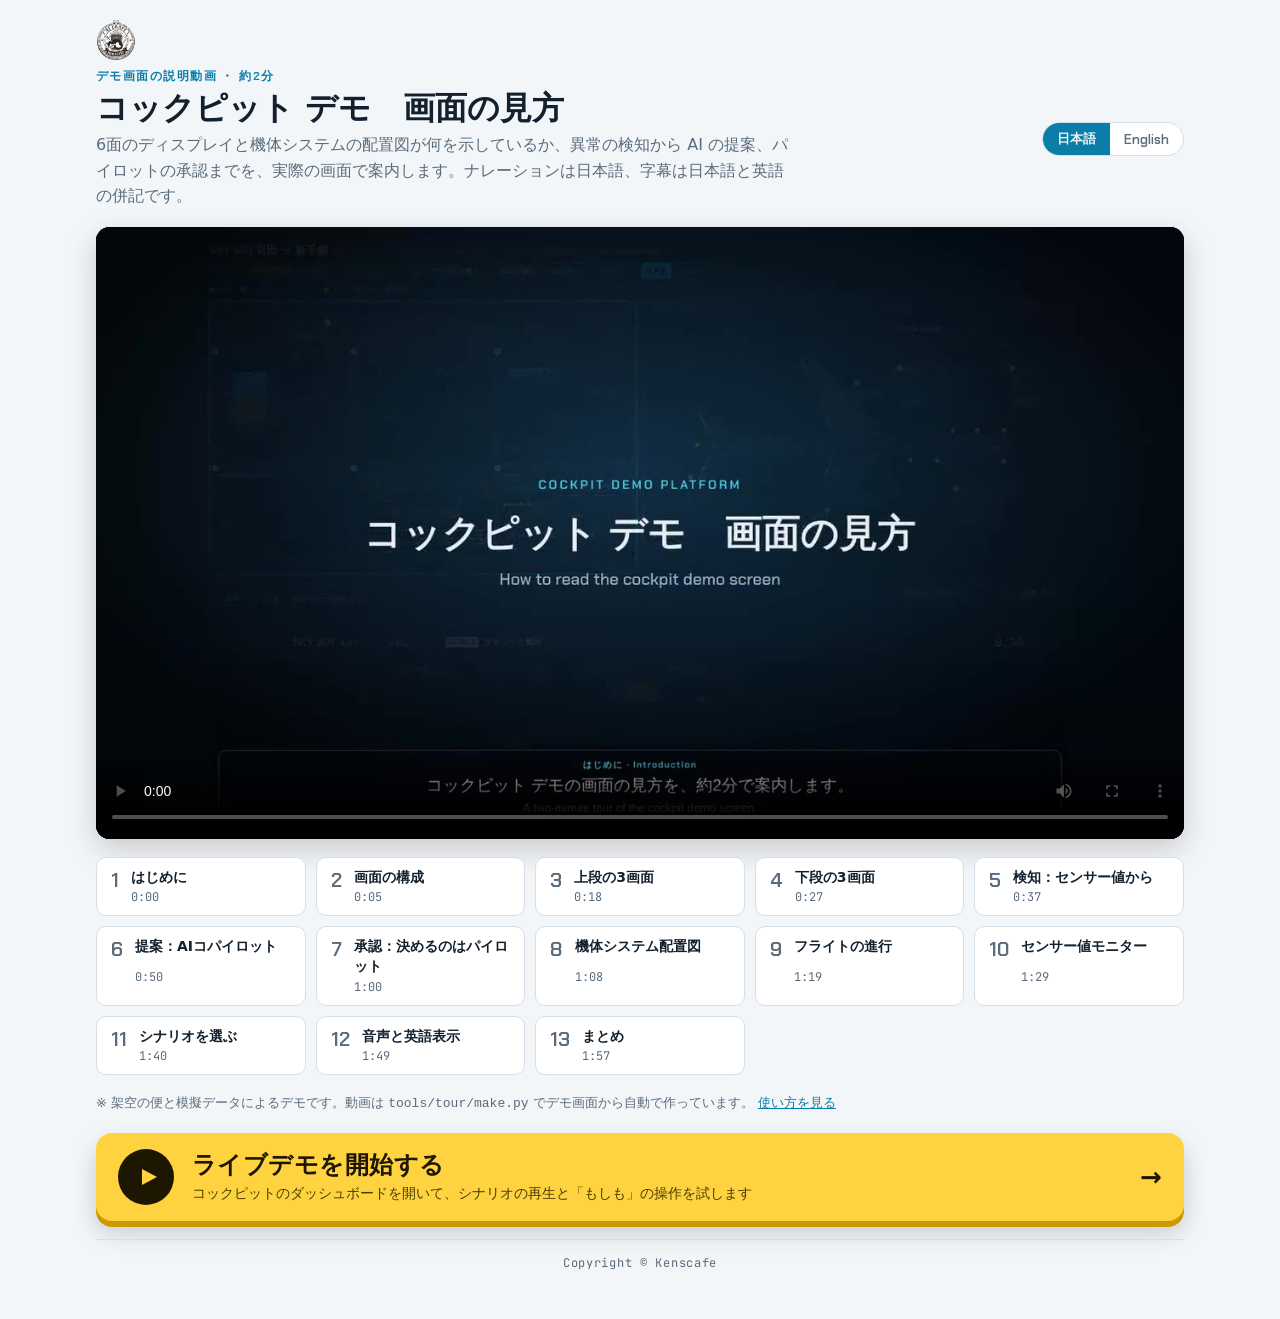
<file: story/index.html>
<!doctype html>
<html lang="ja">
<head>
<meta charset="utf-8">
<meta name="viewport" content="width=device-width, initial-scale=1, viewport-fit=cover">
<title>画面の見方 / Screen tour｜コックピット デモ</title>
<meta name="description" content="コックピット デモの画面の見方を、約2分の説明動画で紹介します（日本語ナレーション・日英字幕）">
<link rel="stylesheet" href="../assets/fonts/fonts.css">
<style>
*,*::before,*::after{box-sizing:border-box}
[hidden]{display:none!important}
html{padding-top:env(safe-area-inset-top,0px);padding-bottom:env(safe-area-inset-bottom,0px)}
body{margin:0}
:root{
  --bg:#f3f6f9; --surface:#ffffff; --fg:#13202e; --muted:#5a6b7c; --line:#d5dee7; --accent:#0a7ea8;
  --f-body:"Hiragino Sans","Hiragino Kaku Gothic ProN","Noto Sans JP","Yu Gothic",system-ui,sans-serif;
  --f-disp:"Chakra Petch","Avenir Next","Segoe UI","Hiragino Sans","Noto Sans JP",system-ui,sans-serif;
  --f-mono:"JetBrains Mono",ui-monospace,"SF Mono",Menlo,monospace;
}
@media (prefers-color-scheme: dark){:root:not([data-theme="light"]){--bg:#0b1219;--surface:#111c26;--fg:#e3ecf4;--muted:#93a6b8;--line:#22323f;--accent:#4cc3e6;color-scheme:dark}}
:root[data-theme="dark"]{--bg:#0b1219;--surface:#111c26;--fg:#e3ecf4;--muted:#93a6b8;--line:#22323f;--accent:#4cc3e6;color-scheme:dark}
body{background:var(--bg);color:var(--fg);font-family:var(--f-body);line-height:1.6}
html:not(.en) .t-en, html.en .t-ja{display:none}
.wrap{max-width:1120px;margin:0 auto;padding-left:max(16px,env(safe-area-inset-left,0px));padding-right:max(16px,env(safe-area-inset-right,0px));padding-block:20px 48px;display:grid;gap:18px}
header.top{display:flex;flex-wrap:wrap;align-items:center;justify-content:space-between;gap:12px}
.eyebrow{font:600 12px/1 var(--f-disp);letter-spacing:.12em;text-transform:uppercase;color:var(--accent)}
h1{font:700 clamp(22px,3.2vw,32px)/1.25 var(--f-body);margin:6px 0 0;text-wrap:balance}
.lead{color:var(--muted);margin:4px 0 0;max-width:68ch}
.lang{display:inline-flex;border:1px solid var(--line);border-radius:999px;overflow:hidden;background:var(--surface)}
.lang button{font:600 13px var(--f-disp);border:0;background:none;color:var(--muted);padding:7px 14px;cursor:pointer}
.lang button[aria-pressed="true"]{background:var(--accent);color:var(--bg)}
button:focus-visible,a:focus-visible{outline:2px solid var(--accent);outline-offset:2px}
.player{background:#03060a;border-radius:14px;overflow:hidden;box-shadow:0 10px 30px rgba(0,0,0,.18)}
.player video{display:block;width:100%;aspect-ratio:16/9;background:#03060a}
.chapters{display:grid;grid-template-columns:repeat(auto-fill,minmax(200px,1fr));gap:10px}
.chap{display:grid;grid-template-columns:auto 1fr;gap:2px 12px;text-align:left;padding:10px 14px;border:1px solid var(--line);border-radius:10px;background:var(--surface);color:var(--fg);cursor:pointer;font:inherit}
.chap .no{grid-row:span 2;font:700 20px/1 var(--f-disp);color:var(--muted);padding-top:2px;font-variant-numeric:tabular-nums}
.chap .tt{font-weight:700;font-size:14px;line-height:1.4}
.chap .tm{font:500 12px var(--f-mono);color:var(--muted)}
.chap[aria-current="true"]{border-color:var(--accent);box-shadow:inset 0 0 0 1px var(--accent)}
.chap[aria-current="true"] .no{color:var(--accent)}
.note-foot{font-size:13px;color:var(--muted);margin:0}
.note-foot a{color:var(--accent)}
.demo-cta{display:flex;align-items:center;gap:18px;min-height:84px;padding:16px 22px;border-radius:16px;background:#ffd23f;color:#1d1600;text-decoration:none;box-shadow:0 6px 0 #c99a00,0 12px 24px rgba(0,0,0,.18);transition:transform .12s,box-shadow .12s;-webkit-tap-highlight-color:transparent}
.demo-cta:hover{background:#ffdb5c}
.demo-cta:active{transform:translateY(4px);box-shadow:0 2px 0 #c99a00,0 6px 12px rgba(0,0,0,.18)}
.demo-cta .go-ico{flex:none;display:grid;place-items:center;width:56px;height:56px;border-radius:50%;background:#1d1600;color:#ffd23f}
.demo-cta .go-ico svg{width:24px;height:24px;margin-left:3px;fill:currentColor}
.demo-cta .go-txt{display:grid;gap:2px;min-width:0;flex:1}
.demo-cta .go-title{font:800 clamp(19px,2.6vw,24px)/1.3 var(--f-body);letter-spacing:.02em}
.demo-cta .go-sub{font:500 14px/1.5 var(--f-body);color:#4a3d00}
.demo-cta .go-arrow{flex:none;font:700 26px/1 var(--f-disp)}
.brand{display:block;width:40px;height:40px;margin-bottom:-8px}
.copy{text-align:center;font:12px/1.5 var(--f-mono);letter-spacing:.06em;color:var(--muted);padding-top:14px;border-top:1px solid var(--line)}
@media (max-width:480px){.demo-cta{gap:12px;padding:14px 16px}.demo-cta .go-ico{width:46px;height:46px}.demo-cta .go-arrow{display:none}}
</style>
</head>
<body>
<div class="wrap">
  <img class="brand" src="../assets/img/kenscafe-logo.png" alt="AI CRAFT Kenscafe" width="40" height="40">
  <header class="top">
    <div>
      <div class="eyebrow"><span class="t-ja">デモ画面の説明動画 ・ 約2分</span><span class="t-en">Screen tour video · about 1.5 min</span></div>
      <h1><span class="t-ja">コックピット デモ　画面の見方</span><span class="t-en">How to read the cockpit demo screen</span></h1>
      <p class="lead"><span class="t-ja">6面のディスプレイと機体システムの配置図が何を示しているか、異常の検知から AI の提案、パイロットの承認までを、実際の画面で案内します。ナレーションは日本語、字幕は日本語と英語の併記です。</span><span class="t-en">A walk through the real screen: what the six displays and the system layout show, from detecting a fault to the AI proposal and the pilot's approval. English screen, English narration and English captions.</span></p>
    </div>
    <div class="lang" role="group" aria-label="Language">
      <button type="button" id="lang-ja" aria-pressed="true">日本語</button>
      <button type="button" id="lang-en" aria-pressed="false">English</button>
    </div>
  </header>

  <div class="player" data-testid="story-player">
    <video id="video" controls playsinline preload="metadata" ></video>
  </div>

  <nav class="chapters" id="chapters" aria-label="Chapters"></nav>
  <p class="note-foot"><span class="t-ja">※ 架空の便と模擬データによるデモです。動画は <code>tools/tour/make.py</code> でデモ画面から自動で作っています。</span><span class="t-en">Note: fictional flights and simulated data. The video is generated from the demo screen by <code>tools/tour/make.py</code>.</span> <a href="../readme.html"><span class="t-ja">使い方を見る</span><span class="t-en">How to use (Japanese)</span></a></p>
  <a class="demo-cta" id="demo-link" href="../index.html" data-testid="demo-cta">
    <span class="go-ico" aria-hidden="true"><svg viewBox="0 0 24 24"><path d="M6 4l15 8-15 8z"/></svg></span>
    <span class="go-txt">
      <span class="go-title"><span class="t-ja">ライブデモを開始する</span><span class="t-en">Start the live demo</span></span>
      <span class="go-sub"><span class="t-ja">コックピットのダッシュボードを開いて、シナリオの再生と「もしも」の操作を試します</span><span class="t-en">Open the cockpit dashboard, play a scenario and try what-if changes</span></span>
    </span>
    <span class="go-arrow" aria-hidden="true">→</span>
  </a>
  <footer class="copy">Copyright &copy; Kenscafe</footer>
</div>

<script src="tour-chapters.js"></script>
<script src="tour-chapters-en.js"></script>
<script>
(function(){
  var root=document.documentElement, video=document.getElementById('video'), nav=document.getElementById('chapters');
  /* 日本語は tour.mp4、英語は tour-en.mp4（英語画面・英語ナレーション）。章の時刻も言語ごと */
  var TJ=window.TOUR||{chapters:[],duration:0}, TE=window.TOUR_EN||TJ, T=TJ, cur=null;
  var SRC={ja:{src:'tour.mp4',poster:'img/tour-poster.jpg',T:TJ},en:{src:window.TOUR_EN?'tour-en.mp4':'tour.mp4',poster:window.TOUR_EN?'img/tour-en-poster.jpg':'img/tour-poster.jpg',T:TE}};
  function fmt(s){s=Math.max(0,Math.floor(s));return Math.floor(s/60)+':'+String(s%60).padStart(2,'0');}
  var chaps=[];
  function buildChapters(){
    nav.textContent='';
    T.chapters.forEach(function(c,i){
      var b=document.createElement('button'); b.type='button'; b.className='chap';
      b.innerHTML='<span class="no">'+(i+1)+'</span><span class="tt"><span class="t-ja"></span><span class="t-en"></span></span><span class="tm">'+fmt(c.start)+'</span>';
      b.querySelector('.t-ja').textContent=c.ja; b.querySelector('.t-en').textContent=c.en;
      b.addEventListener('click',function(){video.currentTime=c.start+.05;video.play().catch(function(){});});
      nav.appendChild(b);
    });
    chaps=nav.querySelectorAll('.chap');
  }
  function useVideo(l){
    var v=SRC[l]; if(cur===v.src) return;
    var first=cur===null; cur=v.src; T=v.T;
    if(!first) video.pause();
    video.poster=v.poster; video.src=v.src; if(!first) video.load();
    buildChapters();
  }
  video.addEventListener('timeupdate',function(){
    var t=video.currentTime, k=0;
    T.chapters.forEach(function(c,i){if(t>=c.start-.01)k=i;});
    chaps.forEach(function(b,i){b.setAttribute('aria-current',i===k?'true':'false');});
  });
  function setLang(l){
    root.classList.toggle('en',l==='en'); root.lang=l;
    document.getElementById('lang-ja').setAttribute('aria-pressed',l==='ja');
    document.getElementById('lang-en').setAttribute('aria-pressed',l==='en');
    document.getElementById('demo-link').href='../index.html?lang='+l;
    useVideo(l);
    try{localStorage.setItem('cockpitDemo.lang',l);}catch(e){}
    try{var u=new URL(location.href);if(u.searchParams.get('lang')!==l){u.searchParams.set('lang',l);history.replaceState(null,'',u);}}catch(e){}
  }
  document.getElementById('lang-ja').onclick=function(){setLang('ja');};
  document.getElementById('lang-en').onclick=function(){setLang('en');};
  var saved=null;
  try{saved=new URL(location.href).searchParams.get('lang');}catch(e){}
  if(saved!=='ja'&&saved!=='en'){try{saved=localStorage.getItem('cockpitDemo.lang');}catch(e){}}
  setLang(saved==='en'?'en':'ja');
})();
</script>
</body>
</html>
</file>
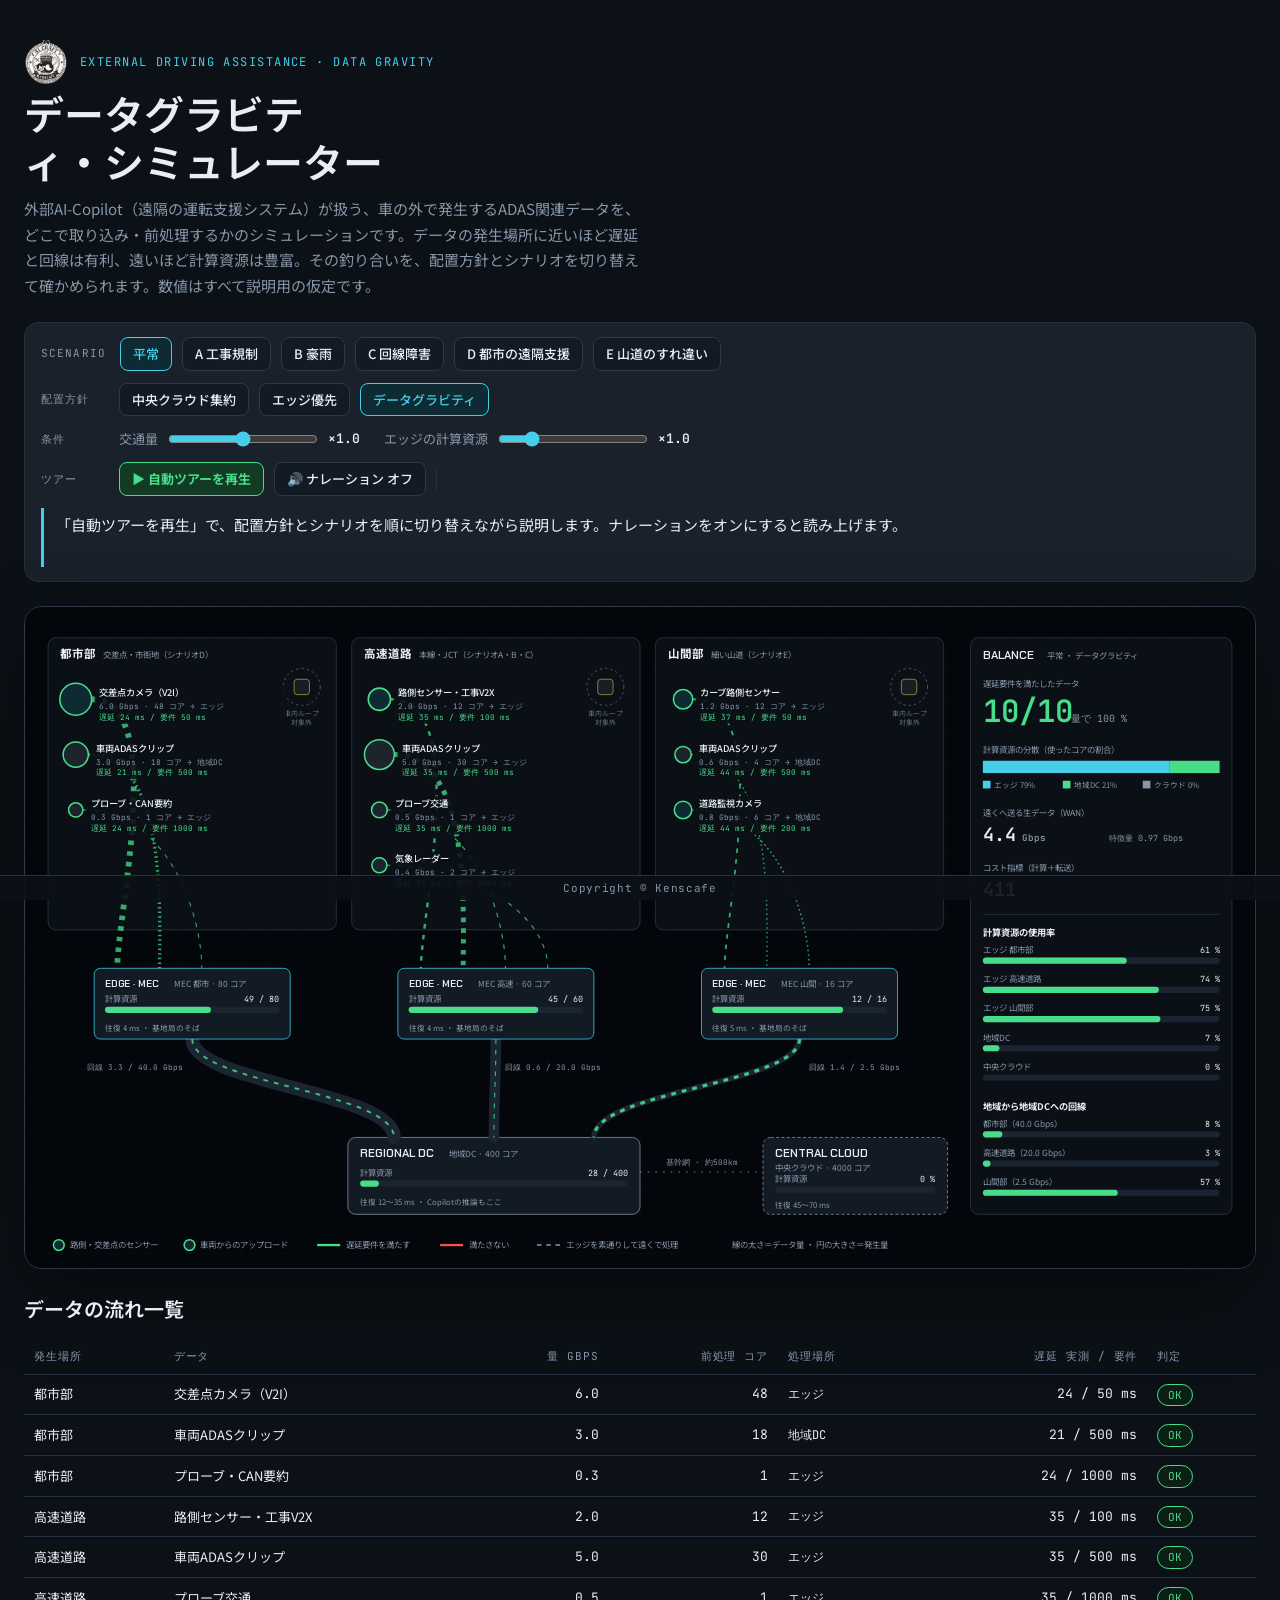
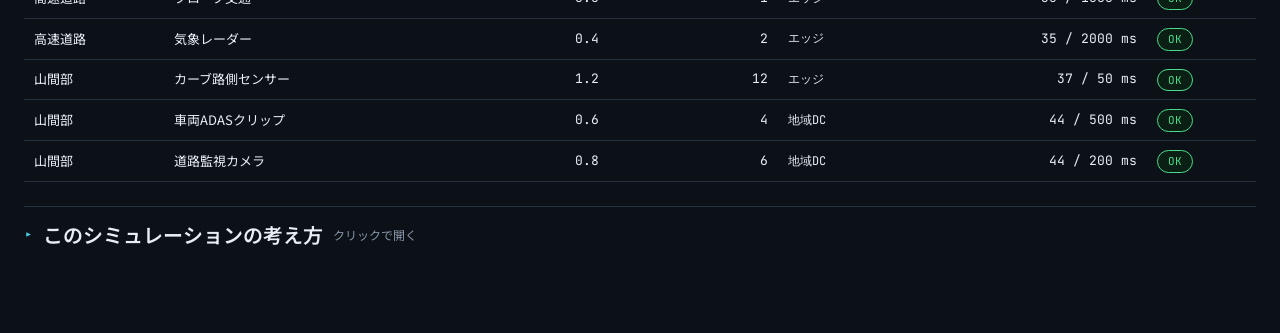
<file: av-copilot/datagravity.html>
<!doctype html>
<html lang="ja"><head><meta charset="utf-8"><meta name="viewport" content="width=device-width,initial-scale=1"><title>データグラビティ・シミュレーター</title></head><body>

<meta name="claude:viewport-fit-sides" content="cover">
<link rel="preconnect" href="https://fonts.googleapis.com">
<link rel="stylesheet" href="https://fonts.googleapis.com/css2?family=Chakra+Petch:wght@500;600&family=JetBrains+Mono:wght@400;600&family=Noto+Sans+JP:wght@400;500;700&display=swap">
<style>
/* Layout: 連携シミュレーターと同じ夜間コックピットの表現。上に操作とキャプション、中央に「発生場所→処理場所」の地図と右側の指標、下にストリーム一覧。 */
:root {
  color-scheme: dark;
  --room: #0c1117; --shell: #1a212b; --shell-hi: #262f3b; --screen: #03060a; --rule: #223041;
  --fg: #e9eef4; --dim: #8796a8; --green: #48dd8a; --cyan: #45cdea; --magenta: #e061d2; --amber: #f3b23e; --red: #f0524f; --note: #f4f6f8;
  --f-display: "Chakra Petch", "Noto Sans JP", system-ui, sans-serif;
  --f-body: "Noto Sans JP", "Hiragino Sans", "Yu Gothic", system-ui, sans-serif;
  --f-mono: "JetBrains Mono", ui-monospace, "SFMono-Regular", Menlo, monospace;
}
html { background: var(--room); }
body { background: var(--room); color: var(--fg); font-family: var(--f-body); line-height: 1.7; font-size: 15px;
  padding-left: max(16px, env(safe-area-inset-left, 0px)); padding-right: max(16px, env(safe-area-inset-right, 0px)); padding-block: 32px 72px; }
.wrap { max-width: 1240px; margin: 0 auto; display: grid; gap: 24px; }
header { display: grid; gap: 8px; max-width: 78ch; }
.brand { display: flex; align-items: center; gap: 12px; }
.brand img { width: 44px; height: 44px; flex: none; }
.eyebrow { font-family: var(--f-mono); font-size: 12px; letter-spacing: .12em; color: var(--cyan); text-transform: uppercase; }
h1 { font-family: var(--f-display); font-weight: 600; font-size: clamp(26px, 4vw, 40px); line-height: 1.2; margin: 0; text-wrap: balance; }
h2 { font-family: var(--f-display); font-weight: 600; font-size: 20px; margin: 0; }
.lead { color: var(--dim); margin: 0; }
.console { display: grid; gap: 12px; background: var(--shell); border: 1px solid var(--shell-hi); border-radius: 14px; padding: 14px 16px; }
.row { display: flex; flex-wrap: wrap; gap: 8px 10px; align-items: center; min-width: 0; }
.lbl { font-family: var(--f-mono); font-size: 11px; letter-spacing: .1em; color: var(--dim); text-transform: uppercase; margin-right: 4px; min-width: 64px; }
button { font: 500 13px/1.2 var(--f-body); color: var(--fg); background: #121a24; border: 1px solid #2e3947; border-radius: 8px; padding: 8px 12px; cursor: pointer; }
button:hover { border-color: #4a5868; }
button:focus-visible, input:focus-visible { outline: 2px solid var(--cyan); outline-offset: 2px; }
button[aria-pressed="true"] { background: #0e2a33; border-color: var(--cyan); color: var(--cyan); }
button.go { background: #123a24; border-color: var(--green); color: var(--green); font-weight: 700; }
label.sl { display: flex; align-items: center; gap: 8px; font-size: 13px; color: var(--dim); }
label.sl b { font-family: var(--f-mono); color: var(--fg); font-weight: 600; min-width: 3.5em; font-variant-numeric: tabular-nums; }
input[type=range] { accent-color: var(--cyan); width: 150px; }
.cap { font-size: 15px; line-height: 1.7; min-height: 3.4em; border-left: 3px solid var(--cyan); padding: 4px 0 4px 12px; }
.sep { width: 1px; height: 24px; background: var(--rule); }
.scroller { overflow-x: auto; border-radius: 18px; background: var(--screen); border: 1px solid #2e3947; box-shadow: 0 30px 80px rgba(0,0,0,.45); }
.scroller svg { display: block; width: 100%; min-width: 860px; height: auto; }
.tblwrap { overflow-x: auto; }
table { width: 100%; border-collapse: collapse; font-size: 13px; min-width: 720px; }
th, td { text-align: left; padding: 8px 10px; border-bottom: 1px solid var(--rule); white-space: nowrap; }
th { font-family: var(--f-mono); font-size: 11px; letter-spacing: .08em; color: var(--dim); font-weight: 400; text-transform: uppercase; }
td.num { font-family: var(--f-mono); font-variant-numeric: tabular-nums; text-align: right; }
.st { display: inline-block; font-family: var(--f-mono); font-size: 11px; padding: 1px 10px; border-radius: 999px; border: 1px solid; }
.st.ok { color: var(--green); border-color: var(--green); background: #0b1f15; }
.st.ng { color: var(--red); border-color: var(--red); background: #2a1414; }
.site { font-family: var(--f-mono); font-size: 12px; }
.fold { border-top: 1px solid var(--rule); padding-top: 12px; }
.fold summary { cursor: pointer; list-style: none; display: flex; align-items: center; gap: 10px; }
.fold summary::-webkit-details-marker { display: none; }
.fold summary::before { content: "▸"; color: var(--cyan); font-family: var(--f-mono); transition: transform .15s; }
.fold[open] summary::before { transform: rotate(90deg); }
.fold summary::after { content: "クリックで開く"; font-size: 12px; color: var(--dim); }
.fold[open] summary::after { content: "クリックで閉じる"; }
.foldBody { display: grid; gap: 12px; margin-top: 14px; color: var(--dim); }
.foldBody b { color: var(--fg); }
.foldBody ul { margin: 0; padding-left: 1.2em; display: grid; gap: 6px; }
.copy { position: fixed; left: 0; right: 0; bottom: 0; z-index: 5; text-align: center; padding: 4px 16px calc(4px + env(safe-area-inset-bottom, 0px)); font: 11px/1.5 var(--f-mono); letter-spacing: .06em; color: var(--dim); background: rgba(12,17,23,.92); border-top: 1px solid var(--rule); }
.t-d { font-family: var(--f-display); font-weight: 600; } .t-m { font-family: var(--f-mono); } .t-j { font-family: var(--f-body); }
.fg { fill: var(--fg); } .dim { fill: var(--dim); } .grn { fill: var(--green); } .cyn { fill: var(--cyan); } .amb { fill: var(--amber); } .red { fill: var(--red); }
.flow { stroke-dasharray: 6 8; animation: flow 1.4s linear infinite; }
@keyframes flow { to { stroke-dashoffset: -28; } }
@media (prefers-reduced-motion: reduce) { .flow { animation: none; } .fold summary::before { transition: none; } }
</style>

<div class="wrap">
  <header>
    <div class="brand"><img src="[data-uri]" alt="AI CRAFT Kenscafe" width="44" height="44"><div class="eyebrow">External driving assistance · Data gravity</div></div>
    <h1>データグラビティ・シミュレーター</h1>
    <p class="lead">外部AI-Copilot（遠隔の運転支援システム）が扱う、車の外で発生するADAS関連データを、どこで取り込み・前処理するかのシミュレーションです。データの発生場所に近いほど遅延と回線は有利、遠いほど計算資源は豊富。その釣り合いを、配置方針とシナリオを切り替えて確かめられます。数値はすべて説明用の仮定です。</p>
  </header>

  <div class="console" aria-label="シミュレーション操作">
    <div class="row" id="rowPre"><span class="lbl">Scenario</span></div>
    <div class="row" id="rowPol"><span class="lbl">配置方針</span></div>
    <div class="row">
      <span class="lbl">条件</span>
      <label class="sl" for="inLoad">交通量 <input id="inLoad" type="range" min="0.4" max="1.6" step="0.1" value="1"> <b id="vLoad">×1.0</b></label>
      <label class="sl" for="inEdge">エッジの計算資源 <input id="inEdge" type="range" min="0.5" max="3" step="0.5" value="1"> <b id="vEdge">×1.0</b></label>
    </div>
    <div class="row">
      <span class="lbl">ツアー</span>
      <button id="btnTour" class="go" type="button">▶ 自動ツアーを再生</button>
      <button id="btnVoice" type="button" aria-pressed="false">🔊 ナレーション オフ</button>
      <span class="sep" aria-hidden="true"></span>
      <span class="lbl" id="tourPos" style="min-width:0"></span>
    </div>
    <div class="cap" id="cap" aria-live="polite"></div>
  </div>

  <div class="scroller">
    <svg id="map" viewBox="0 0 1600 860" role="img" aria-labelledby="mt md">
      <title id="mt">データの発生場所と処理場所</title>
      <desc id="md">上段に都市部・高速道路・山間部の3つの地域とそこで発生するデータ、中段に各地域のエッジ（MEC）、下段に地域DCと遠方の中央クラウド。線はデータが前処理される場所までの流れで、太さが量、色が遅延要件を満たすかどうかを表す。右側に指標。</desc>
      <defs><pattern id="grid" width="40" height="40" patternUnits="userSpaceOnUse"><path d="M40 0H0V40" fill="none" stroke="#e9eef4" stroke-opacity=".04"/></pattern></defs>
      <rect width="1600" height="860" fill="#03060a"/><rect width="1600" height="860" fill="url(#grid)"/>
      <g id="gMap"></g>
    </svg>
  </div>

  <section style="display:grid;gap:12px">
    <h2>データの流れ一覧</h2>
    <div class="tblwrap"><table>
      <thead><tr><th>発生場所</th><th>データ</th><th style="text-align:right">量 Gbps</th><th style="text-align:right">前処理 コア</th><th>処理場所</th><th style="text-align:right">遅延 実測 / 要件</th><th>判定</th></tr></thead>
      <tbody id="tb"></tbody>
    </table></div>
  </section>

  <details class="fold">
    <summary><h2>このシミュレーションの考え方</h2></summary>
    <div class="foldBody">
      <ul>
        <li><b>対象のデータ</b>：交差点や路側のセンサー、車両がアップロードするADASのイベントクリップ、プローブ交通、気象など、車の外へ出てくるデータ。<b>車内で完結する自動運転の制御ループ（センサー→車載AD→アクチュエータ）は対象外</b>で、地図では点線の「車内ループ」として示しています。</li>
        <li><b>前処理</b>：取り込み・デコード・匿名化・特徴量の抽出。量に比例して計算資源（コア）を使い、終わるとデータは数十分の一の特徴量になります。</li>
        <li><b>処理場所</b>：地域ごとのエッジ（MEC、近いが小さい）、地域DC（中くらい）、中央クラウド（大きいが遠い）。遠くへ生データを送るほど回線と遅延の負担が増えます。</li>
        <li><b>遅延</b>：往復の距離 ＋ 計算資源の混み具合による待ち ＋ 回線があふれたときの遅れ。各データには遅延要件があり、満たせないと赤で示します。</li>
        <li><b>配置方針</b>：中央クラウド集約（すべて遠くで処理）、エッジ優先（届いた順にエッジへ詰め込む）、データグラビティ（遅延に厳しいものをデータのそばに残し、待てる大きなデータは回線が許す範囲で地域DCへ）。</li>
        <li><b>シナリオ</b>：連携シミュレーターのA〜Eに合わせて、データの発生量や回線の太さが変わります。</li>
      </ul>
    </div>
  </details>
</div>

<footer class="copy">Copyright &copy; Kenscafe</footer>

<script>
(function(){
const $ = id => document.getElementById(id);
const ZONES = [
  {id:'U', name:'都市部', sub:'交差点・市街地（シナリオD）', x:40,  edge:{cores:80, name:'MEC 都市'},  bh:40,  rtt:{edge:4, reg:12, cloud:45}},
  {id:'H', name:'高速道路', sub:'本線・JCT（シナリオA・B・C）', x:440, edge:{cores:60, name:'MEC 高速'},  bh:20,  rtt:{edge:4, reg:18, cloud:50}},
  {id:'M', name:'山間部', sub:'細い山道（シナリオE）', x:840, edge:{cores:16, name:'MEC 山間'},  bh:2.5, rtt:{edge:5, reg:35, cloud:70}},
];
const SITES = {reg:{cores:400, name:'地域DC', price:1.5}, cloud:{cores:4000, name:'中央クラウド', price:1.0}};
const EDGE_PRICE = 3.0;
// v: raw Gbps, c: cores per Gbps (ingest + pre-process), L: latency budget ms, r: size after pre-processing
const STREAMS = [
  {id:'U1', z:'U', name:'交差点カメラ（V2I）', v:6,   c:8,  L:50,   r:1/40, kind:'rsu'},
  {id:'U2', z:'U', name:'車両ADASクリップ',    v:3,   c:6,  L:500,  r:1/20, kind:'veh'},
  {id:'U3', z:'U', name:'プローブ・CAN要約',   v:0.3, c:2,  L:1000, r:1/2,  kind:'veh'},
  {id:'H1', z:'H', name:'路側センサー・工事V2X', v:2,  c:6,  L:100,  r:1/30, kind:'rsu'},
  {id:'H2', z:'H', name:'車両ADASクリップ',    v:5,   c:6,  L:500,  r:1/20, kind:'veh'},
  {id:'H3', z:'H', name:'プローブ交通',        v:0.5, c:2,  L:1000, r:1/2,  kind:'veh'},
  {id:'H4', z:'H', name:'気象レーダー',        v:0.4, c:4,  L:2000, r:1/5,  kind:'ext'},
  {id:'M1', z:'M', name:'カーブ路側センサー',  v:1.2, c:10, L:50,   r:1/50, kind:'rsu'},
  {id:'M2', z:'M', name:'車両ADASクリップ',    v:0.6, c:6,  L:500,  r:1/20, kind:'veh'},
  {id:'M3', z:'M', name:'道路監視カメラ',      v:0.8, c:8,  L:200,  r:1/40, kind:'rsu'},
];
const PRESETS = {
  N:{name:'平常', mult:{}, bh:{}},
  A:{name:'A 工事規制', mult:{H1:2.2, H2:1.4}, bh:{}},
  B:{name:'B 豪雨', mult:{H2:3, H4:3, H1:1.5}, bh:{}},
  C:{name:'C 回線障害', mult:{}, bh:{H:0.2}},
  D:{name:'D 都市の遠隔支援', mult:{U1:1.8, U2:1.5}, bh:{}},
  E:{name:'E 山道のすれ違い', mult:{M1:2, M3:1.6, M2:1.5}, bh:{}},
};
function compute(o){
  // o: {preset, policy, load, edgeScale}
  const P = PRESETS[o.preset];
  const load = o.load, es = o.edgeScale;
  const zone = id => ZONES.find(z=>z.id===id);
  const st = STREAMS.map(s => ({...s, vol: s.v * (s.kind==='veh' ? load : (0.6+0.4*load)) * (P.mult[s.id]||1)}));
  const cap = {reg:SITES.reg.cores, cloud:SITES.cloud.cores};
  ZONES.forEach(z => cap['e'+z.id] = z.edge.cores * es);
  const used = {reg:0, cloud:0, eU:0, eH:0, eM:0};
  const bhCap = {}; ZONES.forEach(z => bhCap[z.id] = z.bh * (P.bh[z.id] || 1));
  const bhUse = {U:0, H:0, M:0};
  const siteKey = (s, site) => site==='edge' ? 'e'+s.z : site;
  const add = (s, site) => { s.site = site; used[siteKey(s, site)] += s.vol*s.c; bhUse[s.z] += site === 'edge' ? s.vol * s.r : s.vol; };
  const del = s => { used[siteKey(s, s.site)] -= s.vol*s.c; bhUse[s.z] -= s.site === 'edge' ? s.vol * s.r : s.vol; };
  if (o.policy === 'cloud'){ st.forEach(s => add(s, 'cloud')); }
  else if (o.policy === 'edge'){
    // 到着順にエッジへ。あふれた分だけ地域DC→クラウド
    for (const s of st){ const need = s.vol*s.c; const k = 'e'+s.z;
      add(s, used[k] + need <= cap[k] ? 'edge' : used.reg + need <= cap.reg ? 'reg' : 'cloud'); }
  } else {
    // データグラビティ：遅延の厳しいものから、データの近くに。エッジは余裕を残し、待てる大きなデータは回線が許す範囲で地域DCへ
    const order = [...st].sort((a,b) => a.L - b.L || b.vol - a.vol);
    for (const s of order){
      const z = zone(s.z), need = s.vol*s.c;
      let best = 'cloud', bestScore = Infinity;
      for (const cand of ['edge','reg','cloud']){
        const k = siteKey(s, cand);
        const after = (used[k] + need) / cap[k];
        if (after > (cand==='edge' ? 0.75 : 0.85)) continue;
        const offEdge = cand !== 'edge';
        const bhAfter = (bhUse[s.z] + (offEdge ? s.vol : s.vol*s.r)) / bhCap[s.z];
        const lat = z.rtt[cand] + 8/(1-Math.min(after,.95)) + (offEdge && bhAfter > .85 ? 400*(bhAfter-.85) : 0);
        const price = cand==='edge' ? EDGE_PRICE : SITES[cand].price;
        let score = need*price*0.05 + (offEdge ? s.vol*(cand==='cloud'?3:1) : 0);
        if (lat > s.L*0.8) score += 1000 + lat;
        if (offEdge && bhAfter > .85) score += 500*bhAfter;
        if (score < bestScore){ bestScore = score; best = cand; }
      }
      add(s, best);
    }
  }
  // latency evaluation
  for (const s of st){
    const z = zone(s.z), k = siteKey(s, s.site);
    const u = used[k] / cap[k];
    const proc = u >= 1 ? 999 : 8 / (1 - Math.min(u, .95));
    const bu = bhUse[s.z] / bhCap[s.z];
    const cong = s.site !== 'edge' ? (bu > 1 ? 999 : bu > .85 ? 400 * (bu - .85) : 0) : 0;
    s.lat = Math.min(999, z.rtt[s.site] + proc + cong);
    s.ok = s.lat <= s.L;
    s.cores = s.vol * s.c;
  }
  const totalVol = st.reduce((a,s)=>a+s.vol,0);
  const okVol = st.filter(s=>s.ok).reduce((a,s)=>a+s.vol,0);
  const wanRaw = st.filter(s=>s.site!=='edge').reduce((a,s)=>a+s.vol,0);
  const wanDer = st.filter(s=>s.site==='edge').reduce((a,s)=>a+s.vol*s.r,0);
  const cost = ZONES.reduce((a,z)=>a + used['e'+z.id]*EDGE_PRICE, 0) + used.reg*SITES.reg.price + used.cloud*SITES.cloud.price
             + st.reduce((a,s)=>a + (s.site==='edge' ? s.vol*s.r*1 : s.vol*(s.site==='cloud'?3:1))*10, 0);
  return {st, used, cap, bhUse, bhCap, okPct: okVol/totalVol*100, okCount: st.filter(s=>s.ok).length, wanRaw, wanDer, totalVol, cost};
}


const POLICIES = {cloud:'中央クラウド集約', edge:'エッジ優先', gravity:'データグラビティ'};
const SITE_NAME = {edge:'エッジ', reg:'地域DC', cloud:'中央クラウド'};
let cfg = {preset:'N', policy:'gravity', load:1, edgeScale:1};
let R = null;

const ZX = i => 30 + i*395, ZW = 375;
const col = ok => ok ? '#48dd8a' : '#f0524f';
function bar(x, y, w, frac, label, val, warnAt){
  const f = Math.max(0, frac), c = f > 1 ? '#f0524f' : f > (warnAt||.85) ? '#f3b23e' : '#48dd8a';
  return `<text x="${x}" y="${y-6}" class="t-j dim" font-size="11">${label}</text><text x="${x+w}" y="${y-6}" text-anchor="end" class="t-m ${f>1?'red':f>(warnAt||.85)?'amb':'fg'}" font-size="11">${val}</text>
    <rect x="${x}" y="${y}" width="${w}" height="8" rx="4" fill="#1b2431"/><rect x="${x}" y="${y}" width="${w*Math.min(1,f)}" height="8" rx="4" fill="${c}"/>`;
}
function render(){
  R = compute(cfg);
  let h = '', hl = '', hs = '';
  const regX = 420, regY = 690, regW = 380, cloudX = 960, cloudW = 240;
  // regional & cloud
  const ur = R.used.reg / R.cap.reg, uc = R.used.cloud / R.cap.cloud;
  h += `<line x1="${regX+regW}" y1="${regY+45}" x2="${cloudX}" y2="${regY+45}" stroke="#4a5868" stroke-width="2" stroke-dasharray="2 8"/>
    <text x="${(regX+regW+cloudX)/2}" y="${regY+36}" text-anchor="middle" class="t-m dim" font-size="10">基幹網 · 約500km</text>
    <rect x="${regX}" y="${regY}" width="${regW}" height="100" rx="10" fill="#121a24" stroke="#8796a8"/>
    <text x="${regX+16}" y="${regY+26}" class="t-d fg" font-size="15">REGIONAL DC</text><text x="${regX+132}" y="${regY+26}" class="t-j dim" font-size="11">地域DC · ${SITES.reg.cores} コア</text>
    ${bar(regX+16, regY+56, regW-32, ur, '計算資源', `${R.used.reg.toFixed(0)} / ${SITES.reg.cores}`)}
    <text x="${regX+16}" y="${regY+88}" class="t-j dim" font-size="10">往復 12〜35 ms ・ Copilotの推論もここ</text>
    <rect x="${cloudX}" y="${regY}" width="${cloudW}" height="100" rx="10" fill="#121a24" stroke="#8796a8" stroke-dasharray="4 3"/>
    <text x="${cloudX+16}" y="${regY+26}" class="t-d fg" font-size="15">CENTRAL CLOUD</text><text x="${cloudX+16}" y="${regY+44}" class="t-j dim" font-size="11">中央クラウド · ${SITES.cloud.cores} コア</text>
    ${bar(cloudX+16, regY+64, cloudW-32, uc, '計算資源', `${(uc*100).toFixed(0)} %`)}
    <text x="${cloudX+16}" y="${regY+92}" class="t-j dim" font-size="10">往復 45〜70 ms</text>`;
  ZONES.forEach((z,i)=>{
    const x0 = ZX(i), sts = R.st.filter(s=>s.z===z.id);
    const ex = x0+60, ey = 470, ew = 255, ecx = x0 + ZW/2;
    const ue = R.used['e'+z.id] / R.cap['e'+z.id];
    const bu = R.bhUse[z.id] / R.bhCap[z.id];
    // zone panel
    h += `<rect x="${x0}" y="40" width="${ZW}" height="380" rx="10" fill="#0b1016" stroke="#2e3947"/>
      <text x="${x0+16}" y="66" class="t-j fg" font-size="15" font-weight="700">${z.name}</text><text x="${x0+16+z.name.length*16+8}" y="66" class="t-j dim" font-size="11">${z.sub}</text>`;
    // closed loop (excluded)
    h += `<g opacity=".7"><circle cx="${x0+330}" cy="104" r="24" fill="none" stroke="#8796a8" stroke-dasharray="3 4"/>
      <rect x="${x0+320}" y="94" width="20" height="20" rx="4" fill="#1d242e" stroke="#f6d64a"/>
      <text x="${x0+330}" y="142" text-anchor="middle" class="t-j dim" font-size="9">車内ループ</text><text x="${x0+330}" y="154" text-anchor="middle" class="t-j dim" font-size="9">対象外</text></g>`;
    // backhaul pipe
    const pw = 4 + Math.sqrt(R.bhCap[z.id])*2.2;
    const px2 = regX + 60 + i*130;
    h += `<path d="M${ecx} ${ey+92} C${ecx} ${ey+150} ${px2} ${regY-60} ${px2} ${regY}" fill="none" stroke="#1b2431" stroke-width="${pw}" stroke-linecap="round"/>
      <path d="M${ecx} ${ey+92} C${ecx} ${ey+150} ${px2} ${regY-60} ${px2} ${regY}" fill="none" stroke="${bu>1?'#f0524f':bu>.85?'#f3b23e':'#48dd8a'}" stroke-opacity=".8" stroke-width="${Math.max(1.5, pw*Math.min(1,bu))}" class="flow"/>
      <text x="${ecx + (i===0?-12:12)}" y="${ey+132}" text-anchor="${i===0?'end':'start'}" class="t-m ${bu>1?'red':bu>.85?'amb':'dim'}" font-size="10">回線 ${R.bhUse[z.id].toFixed(1)} / ${R.bhCap[z.id].toFixed(1)} Gbps</text>`;
    // edge node
    h += `<rect x="${ex}" y="${ey}" width="${ew}" height="92" rx="8" fill="#121a24" stroke="${ue>.9?'#f0524f':ue>.75?'#f3b23e':'#45cdea'}"/>
      <text x="${ex+14}" y="${ey+24}" class="t-d fg" font-size="13">EDGE · MEC</text><text x="${ex+104}" y="${ey+24}" class="t-j dim" font-size="11">${z.edge.name} · ${R.cap['e'+z.id].toFixed(0)} コア</text>
      ${bar(ex+14, ey+50, ew-28, ue, '計算資源', `${R.used['e'+z.id].toFixed(0)} / ${R.cap['e'+z.id].toFixed(0)}`, .75)}
      <text x="${ex+14}" y="${ey+82}" class="t-j dim" font-size="10">往復 ${z.rtt.edge} ms ・ 基地局のそば</text>`;
    // sources
    sts.forEach((s,j)=>{
      const sx = x0+36, sy = 120 + j*72;
      const r = 6 + Math.sqrt(s.vol)*6;
      const c = col(s.ok);
      // flow line to processing location
      const tx = ex + 30 + j*55, ty = ey;
      if (s.site === 'edge'){
        hl += `<path d="M${sx+r} ${sy} C${sx+120} ${sy} ${tx} ${ty-70} ${tx} ${ty}" fill="none" stroke="${c}" stroke-opacity=".75" stroke-width="${1+s.vol*1.1}" class="flow"/>`;
      } else {
        const destX = s.site==='reg' ? px2 : cloudX+30, destY = regY + (s.site==='reg'?0:20);
        hl += `<path d="M${sx+r} ${sy} C${sx+120} ${sy} ${tx} ${ty-70} ${tx} ${ty}" fill="none" stroke="${c}" stroke-opacity=".75" stroke-width="${1+s.vol*1.1}" stroke-dasharray="2 4"/>`;
        hl += `<path d="M${ecx} ${ey+92} C${ecx} ${ey+150} ${px2} ${regY-60} ${px2} ${s.site==='cloud'? regY-14 : regY}${s.site==='cloud'?` L${cloudX+40} ${regY-14} L${cloudX+40} ${regY}`:''}" fill="none" stroke="${c}" stroke-opacity=".55" stroke-width="${1+s.vol*0.6}" stroke-dasharray="6 8" class="flow"/>`;
      }
      const kindFill = s.kind==='rsu' ? '#0e2a33' : s.kind==='veh' ? '#1d242e' : '#1b2431';
      hs += `<rect x="${sx+r+4}" y="${sy-18}" width="${Math.min(ZW-r-60, 250)}" height="50" rx="4" fill="#0b1016" fill-opacity=".88"/><circle cx="${sx}" cy="${sy}" r="${r}" fill="${kindFill}" stroke="${c}" stroke-width="2"/>
        <text x="${sx+r+10}" y="${sy-4}" class="t-j fg" font-size="12" font-weight="500">${s.name}</text>
        <text x="${sx+r+10}" y="${sy+13}" class="t-m dim" font-size="10">${s.vol.toFixed(1)} Gbps · ${s.cores.toFixed(0)} コア → ${SITE_NAME[s.site]}</text>
        <text x="${sx+r+10}" y="${sy+27}" class="t-m ${s.ok?'grn':'red'}" font-size="10">遅延 ${s.lat>=999?'—（あふれ）':Math.round(s.lat)+' ms'} / 要件 ${s.L} ms</text>`;
    });
  });
  h += hl + hs;
  // KPI panel
  const kx = 1230, kw = 340;
  const ok = R.okCount, tot = R.st.length;
  const eUse = ZONES.reduce((a,z)=>a+R.used['e'+z.id],0), all = eUse + R.used.reg + R.used.cloud;
  const shares = [['エッジ', eUse/all, '#45cdea'], ['地域DC', R.used.reg/all, '#48dd8a'], ['クラウド', R.used.cloud/all, '#8796a8']];
  let sx = kx+16;
  h += `<rect x="${kx}" y="40" width="${kw}" height="750" rx="10" fill="#0b1016" stroke="#2e3947"/>
    <text x="${kx+16}" y="68" class="t-d fg" font-size="15">BALANCE</text><text x="${kx+100}" y="68" class="t-j dim" font-size="11">${PRESETS[cfg.preset].name} ・ ${POLICIES[cfg.policy]}</text>
    <text x="${kx+16}" y="104" class="t-j dim" font-size="11">遅延要件を満たしたデータ</text>
    <text x="${kx+16}" y="150" class="t-m ${ok===tot?'grn':ok>=tot-2?'amb':'red'}" font-size="40" font-weight="600">${ok}/${tot}</text>
    <text x="${kx+130}" y="150" class="t-m dim" font-size="13">量で ${R.okPct.toFixed(0)} %</text>
    <text x="${kx+16}" y="190" class="t-j dim" font-size="11">計算資源の分散（使ったコアの割合）</text>`;
  for (const [n,f,c] of shares){ const w = (kw-32)*f; if (w>0.5) h += `<rect x="${sx}" y="200" width="${w}" height="16" fill="${c}"/>`; sx += w; }
  h += `<g class="t-j" font-size="10">${shares.map(([n,f,c],i)=>`<rect x="${kx+16+i*104}" y="226" width="10" height="10" fill="${c}"/><text x="${kx+30+i*104}" y="235" class="dim">${n} ${(f*100).toFixed(0)}%</text>`).join('')}</g>
    <text x="${kx+16}" y="272" class="t-j dim" font-size="11">遠くへ送る生データ（WAN）</text>
    <text x="${kx+16}" y="304" class="t-m fg" font-size="24" font-weight="600">${R.wanRaw.toFixed(1)}<tspan class="dim" font-size="12"> Gbps</tspan></text>
    <text x="${kx+180}" y="304" class="t-m dim" font-size="11">特徴量 ${R.wanDer.toFixed(2)} Gbps</text>
    <text x="${kx+16}" y="344" class="t-j dim" font-size="11">コスト指標（計算＋転送）</text>
    <text x="${kx+16}" y="376" class="t-m fg" font-size="24" font-weight="600">${R.cost.toFixed(0)}</text>
    <line x1="${kx+16}" y1="400" x2="${kx+kw-16}" y2="400" stroke="#223041"/>
    <text x="${kx+16}" y="428" class="t-j fg" font-size="12" font-weight="700">計算資源の使用率</text>`;
  let yy = 456;
  ZONES.forEach(z => { h += bar(kx+16, yy, kw-32, R.used['e'+z.id]/R.cap['e'+z.id], `エッジ ${z.name}`, `${(R.used['e'+z.id]/R.cap['e'+z.id]*100).toFixed(0)} %`, .75); yy += 38; });
  h += bar(kx+16, yy, kw-32, ur, '地域DC', `${(ur*100).toFixed(0)} %`); yy += 38;
  h += bar(kx+16, yy, kw-32, uc, '中央クラウド', `${(uc*100).toFixed(0)} %`); yy += 46;
  h += `<text x="${kx+16}" y="${yy}" class="t-j fg" font-size="12" font-weight="700">地域から地域DCへの回線</text>`; yy += 28;
  ZONES.forEach(z => { const b = R.bhUse[z.id]/R.bhCap[z.id]; h += bar(kx+16, yy, kw-32, b, `${z.name}（${R.bhCap[z.id].toFixed(1)} Gbps）`, `${(b*100).toFixed(0)} %`); yy += 38; });
  // legend
  h += `<g class="t-j dim" font-size="11">
    <circle cx="44" cy="830" r="7" fill="#0e2a33" stroke="#48dd8a" stroke-width="2"/><text x="58" y="834">路側・交差点のセンサー</text>
    <circle cx="214" cy="830" r="7" fill="#1d242e" stroke="#48dd8a" stroke-width="2"/><text x="228" y="834">車両からのアップロード</text>
    <line x1="380" y1="830" x2="410" y2="830" stroke="#48dd8a" stroke-width="3"/><text x="418" y="834">遅延要件を満たす</text>
    <line x1="540" y1="830" x2="570" y2="830" stroke="#f0524f" stroke-width="3"/><text x="578" y="834">満たさない</text>
    <line x1="666" y1="830" x2="696" y2="830" stroke="#8796a8" stroke-width="2" stroke-dasharray="6 6"/><text x="704" y="834">エッジを素通りして遠くで処理</text>
    <text x="920" y="834">線の太さ＝データ量 ・ 円の大きさ＝発生量</text></g>`;
  $('gMap').innerHTML = h;
  // table
  $('tb').innerHTML = R.st.map(s => `<tr><td>${ZONES.find(z=>z.id===s.z).name}</td><td>${s.name}</td><td class="num">${s.vol.toFixed(1)}</td><td class="num">${s.cores.toFixed(0)}</td><td class="site">${SITE_NAME[s.site]}</td><td class="num">${s.lat>=999?'—':Math.round(s.lat)} / ${s.L} ms</td><td><span class="st ${s.ok?'ok':'ng'}">${s.ok?'OK':'超過'}</span></td></tr>`).join('');
  // controls state
  document.querySelectorAll('[data-pre]').forEach(b => b.setAttribute('aria-pressed', b.dataset.pre===cfg.preset?'true':'false'));
  document.querySelectorAll('[data-pol]').forEach(b => b.setAttribute('aria-pressed', b.dataset.pol===cfg.policy?'true':'false'));
  $('inLoad').value = cfg.load; $('vLoad').textContent = '×' + cfg.load.toFixed(1);
  $('inEdge').value = cfg.edgeScale; $('vEdge').textContent = '×' + cfg.edgeScale.toFixed(1);
}

/* controls */
for (const [k,p] of Object.entries(PRESETS)){ const b = document.createElement('button'); b.type='button'; b.dataset.pre = k; b.textContent = p.name; b.onclick = () => { stopTour(); cfg.preset = k; render(); }; $('rowPre').appendChild(b); }
for (const [k,n] of Object.entries(POLICIES)){ const b = document.createElement('button'); b.type='button'; b.dataset.pol = k; b.textContent = n; b.onclick = () => { stopTour(); cfg.policy = k; render(); }; $('rowPol').appendChild(b); }
$('inLoad').oninput = e => { stopTour(); cfg.load = +e.target.value; render(); };
$('inEdge').oninput = e => { stopTour(); cfg.edgeScale = +e.target.value; render(); };

/* tour */
const TOUR = [
  {preset:'N', policy:'cloud', es:1, text:'外部の運転支援システムに集まるのは、車の外で発生するデータです。交差点や路側のセンサー、車両がアップロードするADASのクリップ、プローブ、気象。車内で完結する自動運転の制御ループは対象外です。'},
  {preset:'N', policy:'cloud', es:1, text:'すべてを中央クラウドで処理すると、計算資源には余裕があっても、遠さと回線がボトルネックになります。交差点カメラや山のカーブセンサーは遅延要件を守れず、山間部の回線もあふれます。'},
  {preset:'N', policy:'edge', es:1, text:'データのそばのエッジで処理すれば、回線はほとんど使いません。ただし届いた順にエッジへ詰め込むと計算資源が飽和し、遅延にいちばん厳しい処理が待たされます。'},
  {preset:'N', policy:'gravity', es:1, text:'データグラビティに沿った配置では、遅延に厳しい処理をデータのそばに残し、待てる大きなデータは回線に余裕がある範囲で地域DCへ送ります。10本すべてが要件を満たします。'},
  {preset:'B', policy:'gravity', es:1, text:'豪雨では、劣化したセンサーの記録が大量にアップロードされます。高速道路の回線の使用率は上がりますが、前処理を地域DCと分担して要件を守ります。'},
  {preset:'C', policy:'cloud', es:1, text:'高速道路の回線が細った場合。生データを遠くへ送る中央クラウド集約では、半分以上のデータが遅延要件を守れません。'},
  {preset:'C', policy:'gravity', es:1, text:'データグラビティ配置では、エッジで特徴量に絞ってから送るので、回線が細っても影響を小さく抑えられます。'},
  {preset:'D', policy:'gravity', es:1, text:'都市の遠隔支援では交差点カメラのデータが増え、都市のエッジだけでは足りなくなります。近くの地域DCへ移して、遅延要件を守ります。'},
  {preset:'E', policy:'gravity', es:1, text:'山道のシナリオでは、カーブのセンサーのデータが増えます。山間部はエッジも回線も小さく、どこに置いても要件を満たせない処理が出ます。'},
  {preset:'E', policy:'gravity', es:2, text:'エッジの計算資源を2倍に増強すると、すべての要件を満たせます。データの発生場所に合わせて、計算資源をどこにどれだけ置くかが設計の要です。'},
];
let tourI = -1, tourTimer = null, voiceOn = false, jaVoice = null;
function pickVoice(){ try { const vs = speechSynthesis.getVoices().filter(v=>/^ja/i.test(v.lang)); jaVoice = vs.find(v=>/Google|Kyoko|Nanami|Haruka|O-ren/i.test(v.name)) || vs[0] || null; } catch(e){} }
try { speechSynthesis.onvoiceschanged = pickVoice; pickVoice(); } catch(e){}
function speak(t, cb){ let done=false; const fin=()=>{ if(done) return; done=true; cb(); };
  try { const u = new SpeechSynthesisUtterance(t); u.lang='ja-JP'; u.rate=1.1; if (jaVoice) u.voice=jaVoice; u.onend=fin; u.onerror=fin; speechSynthesis.speak(u); } catch(e){ fin(); return; }
  setTimeout(fin, (t.length*0.17+2.5)*1000); }
function stopTour(){ if (tourTimer) clearTimeout(tourTimer); tourTimer = null; tourI = -1; try { speechSynthesis.cancel(); } catch(e){} $('btnTour').textContent = '▶ 自動ツアーを再生'; $('btnTour').className = 'go'; $('tourPos').textContent = ''; }
function tourStep(){
  tourI++;
  if (tourI >= TOUR.length){ stopTour(); $('cap').textContent = 'ツアーはここまでです。配置方針・シナリオ・条件を自由に切り替えて試せます。'; return; }
  const st = TOUR[tourI];
  cfg = {preset:st.preset, policy:st.policy, load:1, edgeScale:st.es};
  render(); $('cap').textContent = st.text; $('tourPos').textContent = `${tourI+1} / ${TOUR.length}`;
  const next = () => { if (tourI < 0) return; tourTimer = setTimeout(tourStep, 1200); };
  if (voiceOn) speak(st.text, next); else tourTimer = setTimeout(tourStep, (st.text.length*0.12 + 3)*1000);
}
$('btnTour').onclick = () => { if (tourI >= 0){ stopTour(); return; } $('btnTour').textContent = '■ ツアーを止める'; $('btnTour').className = ''; tourStep(); };
$('btnVoice').onclick = () => { voiceOn = !voiceOn; $('btnVoice').setAttribute('aria-pressed', voiceOn?'true':'false'); $('btnVoice').textContent = voiceOn ? '🔊 ナレーション オン' : '🔊 ナレーション オフ'; if (voiceOn) pickVoice(); else { try { speechSynthesis.cancel(); } catch(e){} } };

window.__dg = {compute, get cfg(){return cfg}, set cfg(v){cfg=v; render();}, TOUR};
render();
$('cap').textContent = '「自動ツアーを再生」で、配置方針とシナリオを順に切り替えながら説明します。ナレーションをオンにすると読み上げます。';
})();
</script>

</body></html>
</file>
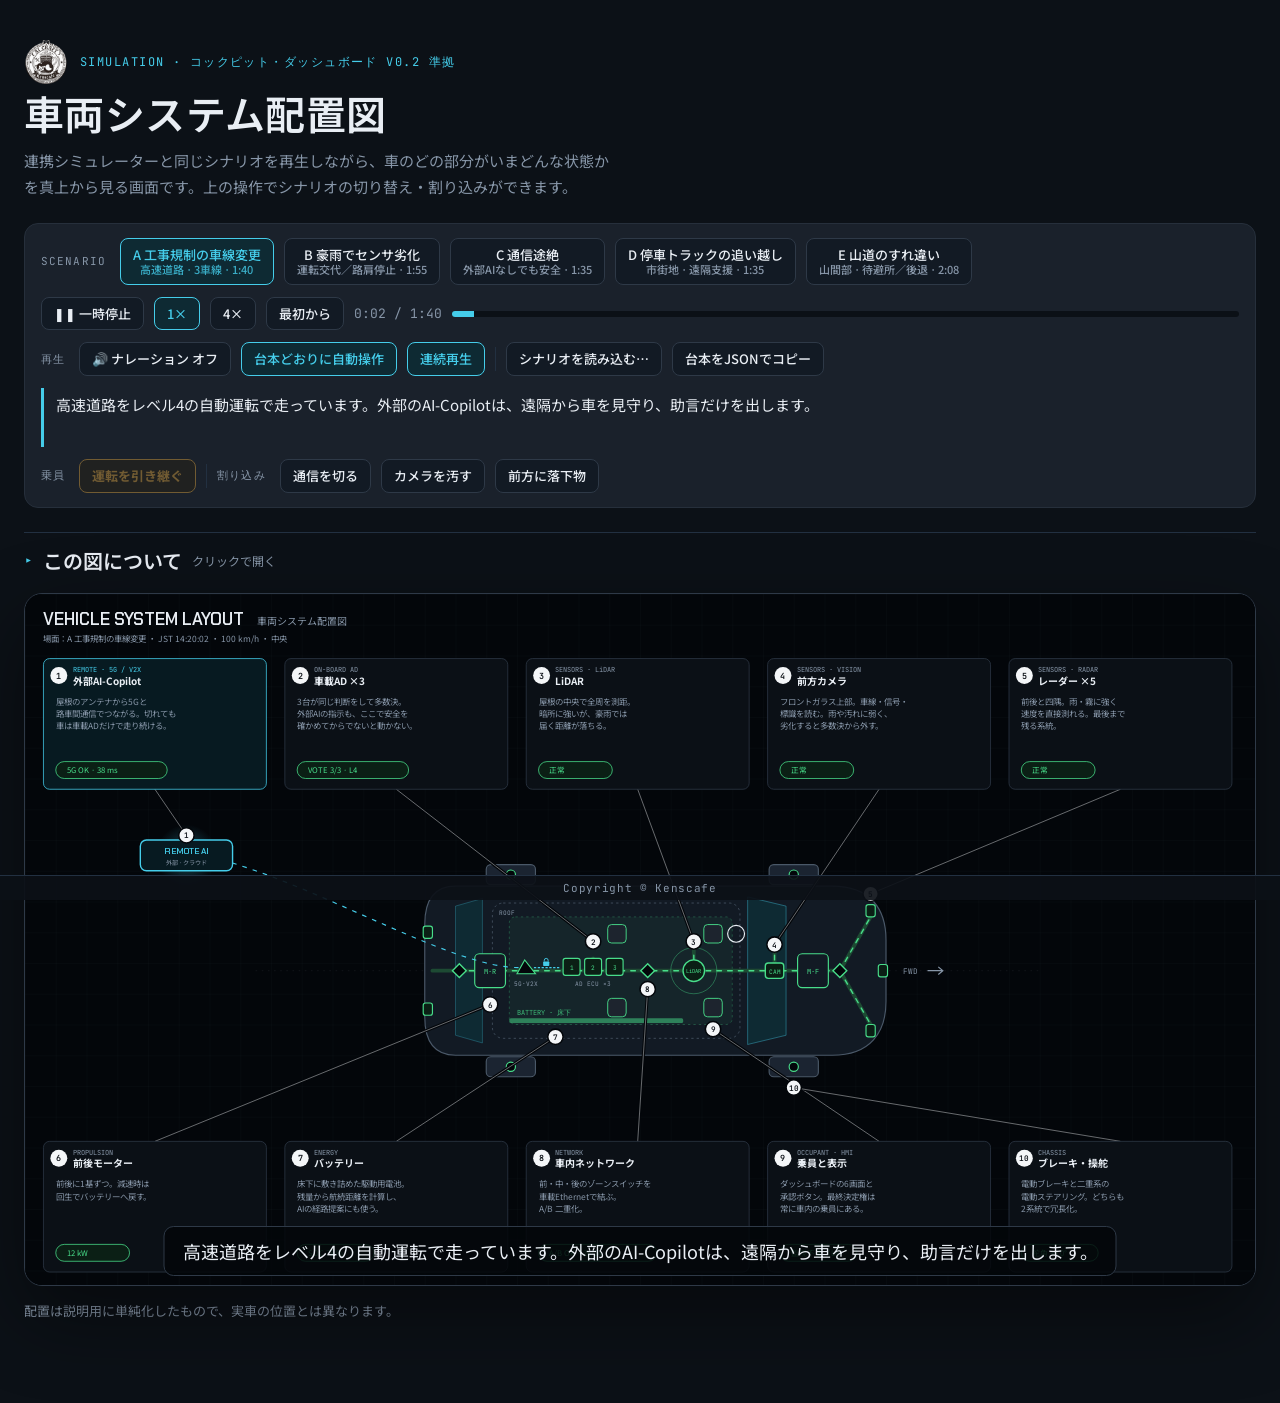
<file: av-copilot/layout.html>
<!doctype html>
<html lang="ja"><head><meta charset="utf-8"><meta name="viewport" content="width=device-width,initial-scale=1"><title>車両システム配置図</title></head><body>

<meta name="claude:viewport-fit-sides" content="cover">
<link rel="preconnect" href="https://fonts.googleapis.com">
<link rel="stylesheet" href="https://fonts.googleapis.com/css2?family=Chakra+Petch:wght@500;600&family=JetBrains+Mono:wght@400;600&family=Noto+Sans+JP:wght@400;500;700&display=swap">
<style>
.dash-only{display:none!important}
/* Layout: コックピット・ダッシュボード v0.2 と同じ「上部パネル＋大型6画面」と番号付きの凡例。その上に再生操作とナレーション帯を足す。夜間の車内という単一のダーク表現。 */
:root {
  color-scheme: dark;
  --room: #0c1117;
  --shell: #1a212b;
  --shell-hi: #262f3b;
  --screen: #03060a;
  --rule: #223041;
  --fg: #e9eef4;
  --dim: #8796a8;
  --green: #48dd8a;
  --cyan: #45cdea;
  --magenta: #e061d2;
  --amber: #f3b23e;
  --red: #f0524f;
  --sym: #f6d64a;
  --note: #f4f6f8;
  --f-display: "Chakra Petch", "Noto Sans JP", system-ui, sans-serif;
  --f-body: "Noto Sans JP", "Hiragino Sans", "Yu Gothic", system-ui, sans-serif;
  --f-mono: "JetBrains Mono", ui-monospace, "SFMono-Regular", Menlo, monospace;
}
html { background: var(--room); }
body {
  background: var(--room); color: var(--fg); font-family: var(--f-body);
  line-height: 1.7; font-size: 15px;
  padding-left: max(16px, env(safe-area-inset-left, 0px));
  padding-right: max(16px, env(safe-area-inset-right, 0px));
  padding-block: 32px 72px;
}
.wrap { max-width: 1240px; margin: 0 auto; display: grid; gap: 24px; }
header { display: grid; gap: 8px; max-width: 74ch; }
.eyebrow { font-family: var(--f-mono); font-size: 12px; letter-spacing: .12em; color: var(--cyan); text-transform: uppercase; }
h1 { font-family: var(--f-display); font-weight: 600; font-size: clamp(26px, 4vw, 40px); line-height: 1.2; margin: 0; text-wrap: balance; letter-spacing: .01em; }
.lead { color: var(--dim); margin: 0; }
figure { margin: 0; }
.scroller { overflow-x: auto; border-radius: 18px; background: var(--shell); box-shadow: 0 30px 80px rgba(0,0,0,.45); }
.scroller svg { display: block; width: 100%; min-width: 820px; height: auto; user-select: none; }
figcaption { font-size: 13px; color: var(--dim); margin-top: 10px; }
h2 { font-family: var(--f-display); font-weight: 600; font-size: 20px; margin: 0; }
.key { display: grid; grid-template-columns: repeat(auto-fill, minmax(280px, 1fr)); gap: 14px 28px; list-style: none; padding: 0; margin: 0; }
.key li { display: grid; grid-template-columns: 28px 1fr; gap: 12px; align-items: start; min-width: 0; }
.badge { width: 26px; height: 26px; border-radius: 50%; background: var(--note); color: var(--room); font: 600 13px/26px var(--f-mono); text-align: center; }
.key b { display: block; font-weight: 700; }
.key span { color: var(--dim); font-size: 14px; }
.colors { display: flex; flex-wrap: wrap; gap: 10px 22px; font-size: 14px; color: var(--dim); }
.colors i { display: inline-block; width: 12px; height: 12px; border-radius: 2px; margin-right: 8px; vertical-align: -1px; }
section { display: grid; gap: 14px; }

/* console */
.console { display: grid; gap: 12px; background: var(--shell); border: 1px solid var(--shell-hi); border-radius: 14px; padding: 14px 16px; }
.row { display: flex; flex-wrap: wrap; gap: 8px 10px; align-items: center; min-width: 0; }
.lbl { font-family: var(--f-mono); font-size: 11px; letter-spacing: .1em; color: var(--dim); text-transform: uppercase; margin-right: 4px; }
button { font: 500 13px/1.2 var(--f-body); color: var(--fg); background: #121a24; border: 1px solid #2e3947; border-radius: 8px; padding: 8px 12px; cursor: pointer; }
button:hover { border-color: #4a5868; }
button:focus-visible { outline: 2px solid var(--cyan); outline-offset: 2px; }
button[aria-pressed="true"] { background: #0e2a33; border-color: var(--cyan); color: var(--cyan); }
button.go { background: #123a24; border-color: var(--green); color: var(--green); font-weight: 700; }
button.warn { background: #2b2210; border-color: var(--amber); color: var(--amber); font-weight: 700; }
button:disabled { opacity: .4; cursor: default; }
.scn small { display: block; font-size: 11px; color: var(--dim); }
.scn[aria-pressed="true"] small { color: var(--cyan); opacity: .8; }
.clock { font-family: var(--f-mono); font-size: 13px; color: var(--dim); font-variant-numeric: tabular-nums; }
.bar { flex: 1 1 160px; height: 6px; background: #0b1016; border-radius: 3px; overflow: hidden; min-width: 120px; }
.bar i { display: block; height: 100%; width: 0; background: var(--cyan); }
.cap { font-size: 15px; line-height: 1.7; min-height: 3.4em; border-left: 3px solid var(--cyan); padding: 4px 0 4px 12px; color: var(--fg); }
.sub { position: absolute; left: 50%; bottom: 10px; z-index: 2; transform: translateX(-50%); width: max-content; max-width: min(92%, 920px); background: rgba(3,6,10,.86); border: 1px solid #2e3947; color: var(--fg); padding: 10px 18px; border-radius: 10px; font-size: clamp(14px, 1.5vw, 18px); line-height: 1.6; text-align: center; pointer-events: none; text-wrap: balance; }
.sub:empty { display: none; }
.stage { position: relative; }
.pill { font-family: var(--f-mono); font-size: 11px; color: var(--cyan); border: 1px solid var(--cyan); border-radius: 999px; padding: 2px 10px; }
.pill:empty { display: none; }
.brand { display: flex; align-items: center; gap: 12px; }
.brand img { width: 44px; height: 44px; flex: none; }
.copy { position: fixed; left: 0; right: 0; bottom: 0; z-index: 5; text-align: center; padding: 4px 16px calc(4px + env(safe-area-inset-bottom, 0px)); font: 11px/1.5 var(--f-mono); letter-spacing: .06em; color: var(--dim); background: rgba(12,17,23,.92); border-top: 1px solid var(--rule); }
.fold { border-top: 1px solid var(--rule); padding-top: 12px; }
.fold summary { cursor: pointer; list-style: none; display: flex; align-items: center; gap: 10px; }
.fold summary::-webkit-details-marker { display: none; }
.fold summary::before { content: "▸"; color: var(--cyan); font-family: var(--f-mono); transition: transform .15s; }
.fold[open] summary::before { transform: rotate(90deg); }
.fold summary:focus-visible { outline: 2px solid var(--cyan); outline-offset: 4px; border-radius: 4px; }
.fold summary::after { content: "クリックで開く"; font-size: 12px; color: var(--dim); }
.fold[open] summary::after { content: "クリックで閉じる"; }
.foldBody { display: grid; gap: 14px; margin-top: 14px; }
@media (prefers-reduced-motion: reduce) { .fold summary::before { transition: none; } }
.sep { width: 1px; height: 24px; background: var(--rule); }

/* SVG text styles */
.t-d { font-family: var(--f-display); font-weight: 600; }
.t-m { font-family: var(--f-mono); }
.t-j { font-family: var(--f-body); }
.fg { fill: var(--fg); } .dim { fill: var(--dim); } .grn { fill: var(--green); }
.cyn { fill: var(--cyan); } .mag { fill: var(--magenta); } .amb { fill: var(--amber); } .red { fill: var(--red); }
.flow { stroke-dasharray: 6 8; animation: flow 1.6s linear infinite; }
.flow-slow { stroke-dasharray: 4 6; animation: flow 2.8s linear infinite; }
.pulse { animation: pulse 1.8s ease-in-out infinite; }
.hit { cursor: pointer; }
.hit:hover rect { filter: brightness(1.25); }
@keyframes flow { to { stroke-dashoffset: -28; } }
@keyframes pulse { 0%,100% { opacity: 1; } 50% { opacity: .35; } }
@media (prefers-reduced-motion: reduce) { .flow, .flow-slow, .pulse { animation: none; } }
</style>

<div class="wrap">
  <header>
    <div class="brand"><img src="[data-uri]" alt="AI CRAFT Kenscafe" width="44" height="44"><div class="eyebrow">Simulation · コックピット・ダッシュボード v0.2 準拠</div></div>
    <h1 class="dash-only">自動運転 × 外部AI-Copilot 連携シミュレーター</h1>
    <h1 class="lay-only">車両システム配置図</h1>
    <p class="lead lay-only">連携シミュレーターと同じシナリオを再生しながら、車のどの部分がいまどんな状態かを真上から見る画面です。上の操作でシナリオの切り替え・割り込みができます。</p>
    <p class="lead dash-only">コックピット・ダッシュボードの構成（上部パネル＋大型6画面、色の約束、3段階の権限モード、承認ゲート）をそのまま使い、レベル4の自動運転車と、遠隔から運転を支援する外部AI-Copilotの連携を動かして見せます。車両・道路・数値はすべて架空のサンプルです。</p>
  </header>

  <div class="console" aria-label="シミュレーション操作">
    <div class="row" id="scnRow"><span class="lbl">Scenario</span></div>
    <div class="row">
      <button id="btnPlay" class="go" type="button">❚❚ 一時停止</button>
      <button id="btnR1" type="button" aria-pressed="true">1×</button>
      <button id="btnR4" type="button" aria-pressed="false">4×</button>
      <button id="btnReset" type="button">最初から</button>
      <span class="clock" id="clk">0:00 / 0:00</span>
      <div class="bar" aria-hidden="true"><i id="prog"></i></div>
    </div>
    <div class="row">
      <span class="lbl">再生</span>
      <button id="btnVoice" type="button" aria-pressed="false">🔊 ナレーション オフ</button>
      <button id="btnAuto" type="button" aria-pressed="true">台本どおりに自動操作</button>
      <button id="btnCont" type="button" aria-pressed="true">連続再生</button>
      <span class="sep" aria-hidden="true"></span>
      <button id="btnLoad" type="button">シナリオを読み込む…</button>
      <button id="btnCopy" type="button">台本をJSONでコピー</button>
      <input id="fileIn" type="file" accept=".json,application/json" hidden>
      <span class="pill" id="bookTag"></span>
    </div>
    <div class="cap" id="cap" aria-live="polite"></div>
    <div class="row">
      <span class="lbl">乗員</span>
      <button id="btnTake" class="warn" type="button" disabled>運転を引き継ぐ</button>
      <span class="sep" aria-hidden="true"></span>
      <span class="lbl">割り込み</span>
      <button id="injLink" type="button" aria-pressed="false">通信を切る</button>
      <button id="injCam" type="button" aria-pressed="false">カメラを汚す</button>
      <button id="injDebris" type="button">前方に落下物</button>
    </div>
  </div>

  <figure class="dash-only">
    <div class="stage"><div class="sub" id="sub1"></div>
    <div class="scroller">
<svg id="sv" viewBox="0 0 1600 912" role="img" aria-labelledby="svgt svgd">
<title id="svgt">自動運転車と外部AI-Copilotの連携ダッシュボード</title>
<desc id="svgd">上段に自動運転の設定パネル、その下に6面の大型ディスプレイ。左上は速度と周囲認識、中央上は車両システムと警告、右上は外部AI-Copilot、左下は連携タイムライン、中央下は分散システムの接続図、右下は権限モードとシステム健全性。</desc>
<defs>
  <marker id="aw" viewBox="0 0 10 10" refX="9" refY="5" markerWidth="7" markerHeight="7" orient="auto-start-reverse"><path d="M0 0L10 5L0 10z" fill="#e9eef4"/></marker>
  <marker id="ac" viewBox="0 0 10 10" refX="9" refY="5" markerWidth="7" markerHeight="7" orient="auto-start-reverse"><path d="M0 0L10 5L0 10z" fill="#45cdea"/></marker>
  <clipPath id="nd"><rect x="272" y="178" width="238" height="300"/></clipPath>
  <clipPath id="tl"><rect x="28" y="574" width="484" height="318"/></clipPath>
  <linearGradient id="glass" x1="0" y1="0" x2="0" y2="1"><stop offset="0" stop-color="#ffffff" stop-opacity=".05"/><stop offset=".35" stop-color="#ffffff" stop-opacity="0"/></linearGradient>
</defs>

<rect x="0" y="0" width="1600" height="912" fill="#1a212b"/>

<!-- ========== 1: 上部パネル ========== -->
<rect x="10" y="8" width="1580" height="104" rx="16" fill="#141a22" stroke="#262f3b"/>
<g id="gMasterL"></g>
<g>
  <rect x="250" y="30" width="170" height="60" rx="6" fill="#1d242e" stroke="#262f3b"/>
  <text x="264" y="52" class="t-m dim" font-size="10">HUD · DRIVER</text>
  <text x="264" y="74" class="t-m fg" font-size="12" id="hudL">AR · 120 m</text>
</g>
<rect x="440" y="20" width="720" height="82" rx="8" fill="#1d242e" stroke="#2e3947"/>
<g class="t-m" font-size="10">
  <text x="510" y="36" text-anchor="middle" class="dim">SET SPD km/h</text>
  <text x="630" y="36" text-anchor="middle" class="dim">GAP</text>
  <text x="790" y="36" text-anchor="middle" class="dim">LANE</text>
  <text x="930" y="36" text-anchor="middle" class="dim">AD LEVEL</text>
</g>
<g>
  <rect x="460" y="42" width="100" height="30" rx="3" fill="#03060a"/>
  <rect x="580" y="42" width="100" height="30" rx="3" fill="#03060a"/>
  <rect x="720" y="42" width="140" height="30" rx="3" fill="#03060a"/>
  <rect x="880" y="42" width="100" height="30" rx="3" fill="#03060a"/>
  <g class="t-m amb" font-size="19" text-anchor="middle">
    <text x="510" y="64" id="fSpd">100</text>
    <text x="630" y="64" id="fGap">中</text>
    <text x="790" y="64" id="fLane" font-size="16">中央</text>
    <text x="930" y="64" id="fLvl">L4</text>
  </g>
  <g fill="#2e3947" stroke="#3b4757"><circle cx="510" cy="88" r="8"/><circle cx="630" cy="88" r="8"/><circle cx="790" cy="88" r="8"/><circle cx="930" cy="88" r="8"/></g>
  <text x="526" y="92" class="t-m cyn" font-size="10" id="fAiSpd"></text>
  <text x="806" y="92" class="t-m cyn" font-size="10" id="fAiLane"></text>
</g>
<g id="gFcuBtns" class="t-m" font-size="10" text-anchor="middle"></g>
<g>
  <rect x="1180" y="30" width="170" height="60" rx="6" fill="#1d242e" stroke="#262f3b"/>
  <text x="1194" y="52" class="t-m dim" font-size="10">V2X · 5G</text>
  <text x="1194" y="74" class="t-m fg" font-size="12" id="hudR">38 ms · 3 msg</text>
</g>
<g id="gMasterR"></g>

<!-- ========== DISPLAY BEZELS ========== -->
<g fill="#10161e" stroke="#2e3947">
  <rect x="20" y="128" width="500" height="420" rx="10"/>
  <rect x="540" y="128" width="520" height="420" rx="10"/>
  <rect x="1080" y="128" width="500" height="420" rx="10"/>
  <rect x="20" y="566" width="500" height="334" rx="10"/>
  <rect x="540" y="566" width="520" height="334" rx="10"/>
  <rect x="1080" y="566" width="500" height="334" rx="10"/>
</g>
<g fill="#03060a">
  <rect x="28" y="136" width="484" height="404" rx="4"/>
  <rect x="548" y="136" width="504" height="404" rx="4"/>
  <rect x="1088" y="136" width="484" height="404" rx="4"/>
  <rect x="28" y="574" width="484" height="318" rx="4"/>
  <rect x="548" y="574" width="504" height="318" rx="4"/>
  <rect x="1088" y="574" width="484" height="318" rx="4"/>
</g>

<!-- ========== 2: 主走行表示（速度＋周囲認識） ========== -->
<line x1="28" y1="180" x2="270" y2="180" stroke="#223041"/>
<g stroke="#223041"><line x1="76" y1="140" x2="76" y2="180"/><line x1="124" y1="140" x2="124" y2="180"/><line x1="174" y1="140" x2="174" y2="180"/><line x1="222" y1="140" x2="222" y2="180"/></g>
<g id="gFma" class="t-m" font-size="10" text-anchor="middle"></g>
<g id="gSpeed"></g>
<line x1="270" y1="140" x2="270" y2="536" stroke="#223041"/>
<g id="gNdHead" class="t-m" font-size="10"></g>
<g clip-path="url(#nd)"><g id="gRoad"></g></g>
<line x1="272" y1="490" x2="510" y2="490" stroke="#223041"/>
<g id="gRoute"></g>

<!-- ========== 3: 車両システム／警告 ========== -->
<g id="gEwd"></g>

<!-- ========== 4: 外部 AI-COPILOT ========== -->
<g>
  <text x="1100" y="162" class="t-d cyn" font-size="16">REMOTE AI-COPILOT</text>
  <text x="1262" y="162" class="t-j dim" font-size="11">外部運転支援センター</text>
  <text x="1560" y="162" text-anchor="end" class="t-m cyn" font-size="10" id="aiMode">MODE: ADVISORY</text>
</g>
<g id="gAi"></g>

<!-- ========== 5: タイムライン ========== -->
<g>
  <text x="40" y="598" class="t-d fg" font-size="14">OCCUPANT · AD · AI TIMELINE</text>
  <text x="262" y="598" class="t-j dim" font-size="11">連携タイムライン</text>
  <g stroke="#2e3947" stroke-width="1.5"><line x1="120" y1="655" x2="500" y2="655"/><line x1="120" y1="715" x2="500" y2="715"/><line x1="120" y1="775" x2="500" y2="775"/><line x1="120" y1="835" x2="500" y2="835"/></g>
  <g class="t-m fg" font-size="11"><text x="40" y="659">OCCUPANT</text><text x="40" y="719">ON-BOARD</text><text x="40" y="779">REMOTE AI</text><text x="40" y="839">VEHICLE</text></g>
  <g class="t-j dim" font-size="9"><text x="40" y="673">乗員</text><text x="40" y="733">車載AD</text><text x="40" y="793">外部AI-Copilot</text><text x="40" y="853">車両システム</text></g>
  <g class="t-j dim" font-size="9"><path d="M44 876 l5 5 l-5 5 l-5 -5z" fill="#f3b23e"/><text x="54" y="884">注意</text>
    <circle cx="92" cy="881" r="4" fill="#e9eef4"/><text x="100" y="884">事象</text>
    <circle cx="138" cy="881" r="4" fill="none" stroke="#e9eef4" stroke-width="1.5"/><text x="146" y="884">承認待ち</text>
    <line x1="196" y1="881" x2="214" y2="881" stroke="#45cdea"/><text x="220" y="884">情報の受け渡し</text></g>
</g>
<g clip-path="url(#tl)"><g id="gTl"></g></g>

<!-- ========== 6: SYSTEM MESH ========== -->
<g id="gMesh"></g>

<!-- ========== 7: AUTHORITY / HEALTH ========== -->
<g>
  <text x="1100" y="598" class="t-d fg" font-size="14">AUTHORITY</text>
  <text x="1186" y="598" class="t-j dim" font-size="11">権限モード（押して切替）</text>
</g>
<g id="gAuth"></g>
<text x="1100" y="708" class="t-j fg" font-size="15" font-weight="700">最終決定権は常に車内の乗員</text>
<text x="1100" y="730" class="t-j dim" font-size="11">外部AIは提案・監視・実行補助を担当。車の動きへの指令は、</text>
<text x="1100" y="748" class="t-j dim" font-size="11">承認ゲートと車載ADの安全確認（2/3 多数決）を通ったものだけ。</text>
<g id="gHealth"></g>

<!-- glass sheen -->
<g fill="url(#glass)" pointer-events="none">
  <rect x="28" y="136" width="484" height="404" rx="4"/><rect x="548" y="136" width="504" height="404" rx="4"/><rect x="1088" y="136" width="484" height="404" rx="4"/>
  <rect x="28" y="574" width="484" height="318" rx="4"/><rect x="548" y="574" width="504" height="318" rx="4"/><rect x="1088" y="574" width="484" height="318" rx="4"/>
</g>
<g id="gTor"></g>

<!-- callouts -->
<g class="t-m" font-size="13" font-weight="600" text-anchor="middle" pointer-events="none">
  <g><circle cx="440" cy="20" r="14" fill="#f4f6f8" stroke="#0c1117" stroke-width="3"/><text x="440" y="25" fill="#0c1117">1</text></g>
  <g><circle cx="20" cy="128" r="14" fill="#f4f6f8" stroke="#0c1117" stroke-width="3"/><text x="20" y="133" fill="#0c1117">2</text></g>
  <g><circle cx="540" cy="128" r="14" fill="#f4f6f8" stroke="#0c1117" stroke-width="3"/><text x="540" y="133" fill="#0c1117">3</text></g>
  <g><circle cx="1080" cy="128" r="14" fill="#f4f6f8" stroke="#0c1117" stroke-width="3"/><text x="1080" y="133" fill="#0c1117">4</text></g>
  <g><circle cx="20" cy="566" r="14" fill="#f4f6f8" stroke="#0c1117" stroke-width="3"/><text x="20" y="571" fill="#0c1117">5</text></g>
  <g><circle cx="540" cy="566" r="14" fill="#f4f6f8" stroke="#0c1117" stroke-width="3"/><text x="540" y="571" fill="#0c1117">6</text></g>
  <g><circle cx="1080" cy="566" r="14" fill="#f4f6f8" stroke="#0c1117" stroke-width="3"/><text x="1080" y="571" fill="#0c1117">7</text></g>
</g>
</svg>
    </div></div>
    <figcaption>シナリオは台本どおりに自動で再生され、乗員の承認・却下・引き継ぎも台本に沿って自動で行われます（「台本どおりに自動操作」を切ると自分で操作できます）。音声は「ナレーション」を押すとオンになり、読み終わるまで進行が待ちます。画面が狭いときは図を横にスクロールできます。AI画面の「承認／却下」、権限モード、MASTER CAUT／WARN（押すと消灯）、運転交代の表示は押して操作できます。Space キーで再生／一時停止。</figcaption>
  </figure>

  <section id="layout" class="lay-only">
    <details class="fold"><summary><h2>この図について</h2></summary><div class="foldBody">
    <p class="lead">機体システム配置図の車版です。センサー・車載AD・駆動・通信がどこにあり、外部AI-Copilotとどうつながっているかを示します。カードの状態表示はシミュレーションに合わせて変わります。</p>
    </div></details>
    <div class="stage"><div class="sub" id="sub2"></div>
    <div class="scroller" style="background:var(--screen);border:1px solid #2e3947">
<svg id="sv2" viewBox="0 0 1600 900" role="img" aria-labelledby="lt ld" style="min-width:860px">
<title id="lt">車両システム配置図</title>
<desc id="ld">前を右に向けた車の上面図。屋根のLiDAR、フロントガラスのカメラ、四隅と前後のレーダー、中央の車載ADコンピュータ3台、床下のバッテリー、前後のモーター、車内ネットワーク、屋根のアンテナから外部AI-Copilotへの5G回線。周囲の番号カードが各機能を説明する。</desc>
<defs>
  <pattern id="grid2" width="40" height="40" patternUnits="userSpaceOnUse"><path d="M40 0H0V40" fill="none" stroke="#e9eef4" stroke-opacity=".04"/></pattern>
  <radialGradient id="aiGlow2"><stop offset="0" stop-color="#45cdea" stop-opacity=".35"/><stop offset="1" stop-color="#45cdea" stop-opacity="0"/></radialGradient>
</defs>
<rect width="1600" height="900" fill="#03060a"/>
<rect width="1600" height="900" fill="url(#grid2)"/>
<g transform="translate(0 90)">
<line x1="300" y1="400" x2="1320" y2="400" stroke="#e9eef4" stroke-opacity=".08" stroke-dasharray="2 6"/>
<!-- wheels -->
<g fill="#1b2431" stroke="#4a5868" stroke-width="1.5"><rect x="600" y="262" width="64" height="26" rx="6"/><rect x="600" y="512" width="64" height="26" rx="6"/><rect x="968" y="262" width="64" height="26" rx="6"/><rect x="968" y="512" width="64" height="26" rx="6"/></g>
<!-- body -->
<path d="M560 290 C530 290 520 310 520 340 L520 460 C520 490 530 510 560 510 L1050 510 C1100 510 1120 480 1120 440 L1120 360 C1120 320 1100 290 1050 290 Z" fill="#121a24" stroke="#4a5868" stroke-width="1.5"/>
<!-- glass -->
<path d="M940 304 L990 316 L990 484 L940 496 Z" fill="#0e2a33" stroke="#45cdea" stroke-opacity=".5"/>
<path d="M560 316 L595 306 L595 494 L560 484 Z" fill="#0e2a33" stroke="#45cdea" stroke-opacity=".35"/>
<rect x="608" y="312" width="322" height="176" rx="14" fill="none" stroke="#4a5868" stroke-dasharray="3 4"/>
<text x="616" y="328" class="t-m dim" font-size="8">ROOF</text>
<!-- forward arrow -->
<g class="t-m dim" font-size="10"><text x="1142" y="404">FWD</text><path d="M1174 400 h20 m-6 -5 l6 5 l-6 5" stroke="#8796a8" fill="none" stroke-width="1.5"/></g>
<g id="gLay"></g>
</g>
<g id="gLayCards"></g>
</svg>
    </div></div>
    <p class="lead" style="font-size:13px">配置は説明用に単純化したもので、実車の位置とは異なります。</p>
  </section>

  <details class="dash-only fold">
    <summary><h2>図の読み方</h2></summary>
    <div class="foldBody">
    <ol class="key">
      <li><div class="badge">1</div><div><b>上部パネル（AD設定）</b><span>設定速度・車間・車線・自動運転レベルの窓と ACC／LKA／AD ボタン。外部AIの提案値（例：AI案 80）は設定値の横に別色で並び、勝手に書き換わらない。</span></div></li>
      <li><div class="badge">2</div><div><b>主走行表示：速度＋周囲認識</b><span>左は速度計と自動運転の状態。右は上から見た周囲の認識結果。緑が車載ADの走行予定、シアンの点線が外部AIの提案経路。下段はこの先2kmのルート断面。</span></div></li>
      <li><div class="badge">3</div><div><b>車両システム／警告</b><span>前後モーター出力、バッテリー、ブレーキなど。下段の注意項目に「AIが監視中」「カメラを多数決から除外」など処置の状況が並ぶ。</span></div></li>
      <li><div class="badge">4</div><div><b>外部AI-Copilot表示</b><span>遠隔の支援センターから届く提案。効果・根拠・信頼度と回答期限を示し、承認／却下は乗員が押す。通信が切れると提案は自動で無効になる。</span></div></li>
      <li><div class="badge">5</div><div><b>連携タイムライン</b><span>乗員・車載AD・外部AI・車両システムの4レーン。誰が気づき、誰に渡し、何を待っているかが直近2分ぶん流れる。</span></div></li>
      <li><div class="badge">6</div><div><b>分散システム連携</b><span>カメラ・LiDAR・レーダーの3系統多数決、駆動・制動・操舵などの車載ネットワーク、5G／V2X で結ぶ外部AI。外部AIから車載ADへの線には承認ゲートがある。</span></div></li>
      <li><div class="badge">7</div><div><b>権限モードと健全性</b><span>手動／アシスト／自動の3段階。アシストでは「AIが提案し、人が承認」。自動では定型操作だけをAIが実行し、中央線のはみ出しなど定型外は必ず人の承認を待つ。</span></div></li>
    </ol>
    </div>
  </details>

  <details class="dash-only fold">
    <summary><h2>5つのシナリオ</h2></summary>
    <div class="foldBody">
    <ol class="key">
      <li><div class="badge">A</div><div><b>工事規制の車線変更</b><span>外部AIがV2Xで規制を先に知り、早めの車線変更を提案。却下しても車載ADが自分のセンサーで回避する。</span></div></li>
      <li><div class="badge">B</div><div><b>豪雨でセンサ劣化</b><span>カメラ除外→2/3で継続→ODD逸脱で運転交代要請。15秒以内に引き継がないと路肩に自動停止（MRM）。</span></div></li>
      <li><div class="badge">C</div><div><b>通信途絶</b><span>5G回線が切れても、車は車載ADだけで渋滞の末尾を見つけて減速する。再接続後に記録を同期。</span></div></li>
      <li><div class="badge">D</div><div><b>停車トラックの追い越し</b><span>車載ADが判断できない場面で遠隔支援を要求。はみ出し追い越しは定型外なので、AUTOでも人の承認が必要。</span></div></li>
      <li><div class="badge">E</div><div><b>山道のすれ違い</b><span>見通し外の対向トラックを外部AIが先に知り、手前の待避所で待つ提案。間に合わなければ正対して停止し、承認を得て待避所まで後退する（却下するとV2Vで相手に後退を依頼）。</span></div></li>
    </ol>
    </div>
  </details>

  <details class="dash-only fold">
    <summary><h2>色の約束</h2></summary>
    <div class="foldBody">
    <div class="colors">
      <span><i style="background:var(--green)"></i>正常・作動中</span>
      <span><i style="background:var(--cyan)"></i>AIの提案・AIの動作</span>
      <span><i style="background:var(--magenta)"></i>乗員の目標値</span>
      <span><i style="background:var(--amber)"></i>注意</span>
      <span><i style="background:var(--red)"></i>警告</span>
    </div>
    </div>
  </details>
</div>

<footer class="copy" id="copyright">Copyright &copy; Kenscafe</footer>

<script>
(function(){
const $ = id => document.getElementById(id);
const clamp = (v,a,b) => Math.max(a, Math.min(b, v));
const LANE_Y = {occ:655, ad:715, ai:775, veh:835};
const MODES = ['MANUAL','ASSIST','AUTO'];
let userMode = 'ASSIST';
let S, SC, running = true, rate = 1, last = performance.now(), slowAcc = 0;

function tx(x,y,cls,size,txt,extra){ return `<text x="${x}" y="${y}" class="${cls}" font-size="${size}" ${extra||''}>${txt}</text>`; }

/* ---------- state helpers ---------- */
function obj(o){ o.id = S.nid++; o.v0 = o.v; o.len = o.len || (o.kind==='truck'?12:5); S.objs.push(o); return o; }
function addEv(lane, kind, label, from){ const e = {id:S.nid++, t:S.t, lane, kind, label, from}; S.evs.push(e); return e; }
function alertOn(id, lvl, text, sub){ const a = S.alerts.find(x=>x.id===id); if(a){ a.lvl=lvl; a.text=text; a.sub=sub||[]; } else { S.alerts.push({id,lvl,text,sub:sub||[]}); S.ack.delete(lvl); } }
function alertOff(id){ S.alerts = S.alerts.filter(a=>a.id!==id); }
function memo(id, cls, text, pulse){ const m = S.memos.find(x=>x.id===id); if(m){ m.cls=cls; m.text=text; m.pulse=pulse; } else S.memos.push({id,cls,text,pulse}); if(S.memos.length>5) S.memos.shift(); }
function memoOff(id){ S.memos = S.memos.filter(m=>m.id!==id); }
function aiCard(id, lvl, title, sub){ const c = S.aiCards.find(x=>x.id===id); if(c){ c.lvl=lvl; c.title=title; c.sub=sub; c.t=S.t; } else S.aiCards.push({id,lvl,title,sub,t:S.t}); }
function aiCardOff(id){ S.aiCards = S.aiCards.filter(c=>c.id!==id); }
function later(dt, fn){ S.timers.push({t:S.t+dt, fn}); }
function laneName(l){
  if (SC.road.kind==='urban') return l < .2 ? '自車線' : 'はみ出し';
  if (SC.road.kind==='mtn') return l < -.5 ? '待避所' : '道路中央';
  if (l < -.5) return '路肩';
  return ['左','中央','右'][Math.round(clamp(l,0,2))];
}
function requestLC(target, who){ S.lcReq = {target, who, t:S.t}; }

function propose(p){
  if (!S.link.up) return null;
  p.id = S.nid++; p.status = 'pending'; p.created = S.t;
  S.props.push(p);
  const a = addEv('ai','ai', p.short || '提案');
  p.ev = addEv('occ','pend','検討中','ai');
  memo('prop'+p.id, 'fg', 'PENDING OCCUPANT ACK', true);
  return p;
}
function resolve(p, status, by){
  if (p.status!=='pending') return;
  p.status = status; p.resolvedAt = S.t;
  memoOff('prop'+p.id);
  if (status==='approved' || status==='auto'){
    p.ev.kind = 'ev'; p.ev.label = status==='auto' ? 'AUTO実行' : '承認';
    if (status==='auto') p.ev.lane = 'ad';
    addEv('ad','ev','安全確認 → 実行', status==='auto' ? 'ai' : 'occ');
    memo('gate','cyn','GATE PASS · AD VERIFY OK');
    p.apply && p.apply(S);
  } else if (status==='rejected'){
    p.ev.kind = 'ev'; p.ev.label = '却下';
    memo('gate','dim','PROPOSAL REJECTED');
    p.onReject && p.onReject(S);
  } else if (status==='expired'){
    p.ev.kind = 'ev'; p.ev.label = '期限切れ';
    memo('gate','dim','PROPOSAL EXPIRED');
    p.onReject && p.onReject(S);
  } else if (status==='stale'){
    p.ev.kind = 'ev'; p.ev.label = '無効（通信断）';
    p.onReject && p.onReject(S);
  }
}
function pending(){ return S.props.filter(p=>p.status==='pending'); }

function linkDown(){
  if (!S.link.up) return;
  S.link.up = false; S.link.lostAt = S.t;
  pending().forEach(p=>resolve(p,'stale'));
  alertOff('lat');
  alertOn('link','caut','REMOTE LINK LOST',['· ON-BOARD AD .. CONT','· MRM ........ NOT REQ']);
  addEv('ai','warn','通信断');
  addEv('ad','ev','車載ADで自律継続','ai');
  memo('link','grn','ON-BOARD AD AUTONOMOUS');
  $('injLink').setAttribute('aria-pressed','true'); $('injLink').textContent = '通信を戻す';
}
function linkUp(){
  if (S.link.up) return;
  const gap = Math.round(S.t - S.link.lostAt);
  S.link.up = true; S.link.lat = 120; S.link.latT = 40; S.link.lastSync = S.t;
  alertOff('link'); memoOff('link');
  addEv('ai','ai','再接続・同期');
  aiCard('sync','info',`通信断中の走行ログを同期（${gap}秒）`,'車載ADの判断を照合 ・ 見落としなし ・ 助言を再開');
  $('injLink').setAttribute('aria-pressed','false'); $('injLink').textContent = '通信を切る';
}
function startTOR(){
  if (S.tor || S.manual || S.mrm) return;
  S.tor = {start:S.t, dur:15};
  alertOn('odd','warn','ODD EXIT · TAKEOVER',['· TOR .......... 15 s']);
  addEv('ad','warn','ODD逸脱 · 交代要請');
  addEv('occ','pend','交代要請','ad');
}
function takeOver(){
  if (!S.tor || S.tor.done) return;
  S.tor.done = true; S.manual = true; S.mode = 'MANUAL';
  S.vSet = Math.min(S.vSet, 70);
  alertOff('odd');
  addEv('occ','ev','運転交代 完了','ad');
  memo('man','fg','MANUAL DRIVE · AI DISPLAY ONLY');
  aiCard('tor','info','乗員が運転中 ・ AIは表示のみ','雨雲の通過まで約4分 ・ 車間は長めを推奨');
}
function startMRM(){
  if (S.mrm) return;
  if (S.tor) S.tor.done = true;
  S.mrm = true; S.hazard = true;
  alertOn('odd','warn','MRM · MIN RISK STOP',['· HAZARD ........ ON','· SHOULDER ...... L']);
  addEv('ad','warn','MRM 路肩停止');
  addEv('veh','ev','ハザード点灯','ad');
  requestLC(-1,'MRM');
  aiCard('mrm','caut','最小リスク停止（MRM）を開始','乗員の応答なし ・ 左路肩へ減速停止 ・ 緊急通報を準備');
  if (S.link.up) addEv('ai','ai','MRMを監視','ad');
}

/* ---------- road model ---------- */
function laneClear(target){
  const L = Math.round(target);
  for (const o of S.objs){
    if (Math.round(o.lane)!==L) continue;
    const r0 = o.s - S.s, r1 = r0 + o.len;
    if (o.v < 0){ if (r1 > -5 && r0 < 220) return o; }
    else if (o.v === 0){ if (r1 > -8 && r0 < 30) return o; }
    else if (r1 > -15 && r0 < 25) return o;
  }
  return null;
}

function step(dt){
  S.t += dt;
  while (S.si < SC.script.length && SC.script[S.si][0] <= S.t){ SC.script[S.si][1](S); S.si++; }
  bookTick();
  const due = S.timers.filter(tm => tm.t <= S.t); S.timers = S.timers.filter(tm => tm.t > S.t); due.forEach(tm => tm.fn(S));
  SC.tick && SC.tick(S, dt);

  // proposals
  for (const p of pending()){
    const age = S.t - p.created;
    if (S.mode==='AUTO' && !p.critical && age >= 3) resolve(p,'auto');
    else if (age > p.timeout) resolve(p,'expired');
  }
  // TOR
  if (S.tor && !S.tor.done){
    const left = S.tor.dur - (S.t - S.tor.start);
    alertOn('odd','warn','ODD EXIT · TAKEOVER',[`· TOR .......... ${Math.max(0,Math.ceil(left))} s`]);
    if (left <= 0) startMRM();
  }
  // link
  S.link.lat += (S.link.latT - S.link.lat) * Math.min(1, dt*0.8);
  if (S.link.up) S.link.lastSync = S.t - 0.4;

  // sensors → vote
  const sv = S.sens; const ok = ['cam','lidar','radar'].filter(k => sv[k] >= .3).length;
  S.vote = ok;

  // longitudinal target
  let vt = S.vSet;
  if (ok < 3) vt = Math.min(vt, 70);
  if (S.passLimit != null) vt = Math.min(vt, S.passLimit);
  if (S.mrm) vt = 0;
  const vms = S.v/3.6;
  const gapK = {短:1.2, 中:1.8, 長:2.6}[S.gap];
  for (const o of S.objs){
    if (o.v < 0) continue;
    if (Math.abs(o.lane - S.lane) > .6) continue;
    const rel = o.s - S.s;
    if (rel <= 0 || rel > 160) continue;
    const safe = gapK*vms + 8;
    const desired = o.v*3.6 + (rel - safe)*1.2;
    vt = Math.min(vt, Math.max(0, desired));
  }
  if (S.stopAt != null) vt = Math.min(vt, Math.max(0, (S.stopAt - S.s) * 1.4));
  if (S.revTo != null){
    const d = S.s - S.revTo;
    if (d > 0.4){ S.v = -Math.min(10, 2 + d*0.6); S.acc = 0; }
    else { S.v = 0; S.revTo = null; SC.onRev && SC.onRev(S); }
  } else {
    const dvMax = (S.mrm ? 2.5 : 3.2) * dt * 3.6, avMax = 1.6 * dt * 3.6;
    const dv = clamp(vt - S.v, -dvMax, avMax);
    S.v = Math.max(0, S.v + dv); S.acc = dv/3.6/dt;
  }

  // lateral
  if (S.lcReq){
    const blk = laneClear(S.lcReq.target);
    if (!blk || S.lcReq.target === -1){
      S.laneTarget = S.lcReq.target;
      if (S.lcReq.target !== -1) addEv('ad','ev', SC.road.kind==='urban' ? (S.lcReq.target>0?'はみ出し開始':'自車線へ復帰') : `車線変更 → ${laneName(S.lcReq.target)}`);
      memoOff('lchold');
      S.lcReq = null;
    } else {
      memo('lchold','amb', blk.v < 0 ? 'WAIT · ONCOMING TRAFFIC' : 'LC HOLD · TARGET LANE BUSY', true);
    }
  }
  if (S.eWaitArm && S.stopAt != null && Math.abs(S.stopAt - S.s) < 2 && S.v < 2){ S.eWaitArm = false; requestLC(-1,'AD'); addEv('ad','ev','待避所で待機'); }
  const latV = SC.road.kind==='urban' ? .22 : .35;
  const dl = clamp(S.laneTarget - S.lane, -latV*dt, latV*dt);
  S.lane += dl; S.steer = dl/dt * 14;
  S.s += S.v/3.6*dt;

  // other traffic
  for (const o of S.objs){
    if (o.v > 0){
      let lead = null;
      for (const q of S.objs){ if (q!==o && q.v>=0 && Math.round(q.lane)===Math.round(o.lane) && q.s > o.s && q.s - o.s < 40){ if(!lead || q.s < lead.s) lead = q; } }
      o.v = lead ? Math.min(o.v0, Math.max(lead.v, 0)) : o.v0;
      if (lead && lead.v===0 && lead.s - o.s < 14) o.v = 0;
    }
    o.s += o.v * dt;
  }
  S.objs = S.objs.filter(o => { const r = o.s - S.s; return o.keep || (r + o.len > -120 && r < 1600); });

  // on-board AD avoidance of blocked lanes (highway)
  if (SC.road.lanes >= 3 && !S.lcReq && !S.mrm && !S.manual){
    for (const o of S.objs){
      if (!o.avoid) continue;
      const rel = o.s - S.s;
      if (Math.abs(o.lane - S.laneTarget) < .5 && rel > 0 && rel < 140){
        const tgt = o.lane > 0 ? o.lane - 1 : o.lane + 1;
        requestLC(tgt,'AD');
        alertOn('late','caut','AD LATE AVOIDANCE',['· ON-BOARD AD ... OWN']);
        addEv('ad','caut','車載AD 直前回避');
        later(14, ()=>alertOff('late'));
        break;
      }
    }
  }

  // energy
  const pw = (1900 * S.acc * (S.v/3.6) + 0.36 * Math.pow(S.v/3.6,3) + 150*(S.v/3.6)) / 1000;
  S.kw += (pw - S.kw) * Math.min(1, dt*2);
  S.soc = Math.max(5, S.soc - Math.max(0,S.kw) * dt / 3600 / 0.75);
  S.brake = 60 + Math.max(0, -S.acc) * 18 + (S.brake ? (S.brake-60)*0.98 : 0) * 0;

  if (S.t >= SC.dur){ S.t = SC.dur; running = false; updatePlay(); }
}

/* ---------- scenarios ---------- */
const SCN = [
{ id:'A', name:'A 工事規制の車線変更', sub:'高速道路 · 3車線', dur:100, road:{lanes:3, kind:'hw'}, v0:100, lane0:1,
  init(){ obj({lane:0,s:120,v:86/3.6,kind:'car'}); obj({lane:0,s:260,v:86/3.6,kind:'truck'}); obj({lane:2,s:-40,v:112/3.6,kind:'car'}); obj({lane:1,s:-35,v:98/3.6,kind:'car'});
    S.marks = [{s:1500,label:'工事',cls:'amb'},{s:3400,label:'JCT',cls:'dim'}]; },
  script:[
    [11,()=>{ addEv('ai','ai','V2X 工事情報'); aiCard('cone','caut','1.2km先　中央車線 工事規制','道路管理者のV2X配信 ・ 規制長 400m ・ 自車の車線が対象'); memo('v2x','cyn','V2X ROADWORK RCVD'); obj({lane:1,s:S.s+1200,v:0,kind:'cone',len:400,avoid:true}); }],
    [16,()=>propose({short:'車線変更案', title:'車線変更　中央 → 左車線', effect:'規制手前の合流渋滞を回避 ・ 到着 −1分 ・ 急な減速なし', basis:'V2X工事情報 ／ 後続車の流れ予測 ／ HDマップ', conf:.91, timeout:22, vSet:90, lane:0, apply:()=>{ requestLC(0,'AI'); S.vSet=90; }})],
    [64,()=>{ aiCardOff('cone'); if (S.laneTarget!==1) propose({short:'復帰案', title:'中央車線へ戻る　設定 100 km/h', effect:'規制区間 通過済み ・ 左車線の合流車を避ける', basis:'車載LiDAR ／ V2X 規制終了地点', conf:.88, timeout:20, vSet:100, lane:1, apply:()=>{ requestLC(1,'AI'); S.vSet=100; }}); }],
  ]},
{ id:'B', name:'B 豪雨でセンサ劣化', sub:'運転交代／路肩停止', dur:115, road:{lanes:3, kind:'hw'}, v0:90, lane0:0,
  init(){ obj({lane:0,s:95,v:85/3.6,kind:'car'}); obj({lane:1,s:40,v:95/3.6,kind:'car'}); obj({lane:2,s:-60,v:105/3.6,kind:'car'});
    S.marks = [{s:3200,label:'SA',cls:'cyn'}]; },
  script:[
    [8,()=>{ aiCard('wx','info','10分以内に強い雨（時間 40mm 相当）','気象レーダー ・ 進行方向 6km 先から'); propose({short:'減速案', title:'設定速度 90 → 70 km/h ・ 車間 長め', effect:'制動距離に +35% の余裕 ・ 到着 +2分', basis:'気象レーダー ／ 路面μ推定 ／ 過去の事故統計', conf:.86, timeout:20, vSet:70, apply:()=>{ S.vSet=70; S.gap='長'; }}); }],
    [20,()=>{ S.rain=.5; S.sens.cam=.55; alertOn('cam','caut','CAMERA VISIBILITY',['· MONITOR ....... AI']); addEv('veh','caut','カメラ視界低下'); addEv('ai','ai','劣化を検知','veh'); aiCard('cam','caut','前方カメラ 視認性低下 −45%','雨滴の付着 ・ LiDAR／レーダーは正常 ・ 現時点で推奨操作なし'); }],
    [32,()=>{ S.rain=.7; S.sens.cam=.2; alertOn('cam','caut','CAMERA EXCLUDED',['· VOTE ........... 2/3','· WIPER .......... HI']); addEv('ad','caut','CAM除外 → 2/3'); aiCard('cam','caut','前方カメラを多数決から除外','LiDAR＋レーダーで継続 ・ 速度上限 70km/h'); }],
    [45,()=>{ S.rain=.95; S.sens.lidar=.4; addEv('veh','caut','LiDAR劣化'); startTOR(); aiCard('cam','caut','LiDAR も劣化 ・ ODD 逸脱','残りはレーダー1系統 ・ 自動運転の継続条件を満たさない');
       propose({short:'SA退避案', title:'最寄りのSA（3.2km）へ退避', effect:'雨雲の通過を待つ ・ 約10分の停車', basis:'雨雲の移動予測 ／ SA駐車場の空き', conf:.79, timeout:30, apply:()=>{ memo('sa','cyn','ROUTE → SA 3.2 km'); S.marks[0].cls='grn'; S.vSet=Math.min(S.vSet,60); }}); }],
    [95,()=>{ S.rain=.3; S.sens.cam=.8; S.sens.lidar=.9; alertOff('cam'); addEv('veh','ev','センサ回復'); aiCardOff('cam');
       if (S.manual) propose({short:'AD復帰案', title:'自動運転（L4）に戻せます', effect:'ODD 内に復帰 ・ センサー3系統 正常', basis:'センサー自己診断 ／ 気象レーダー', conf:.9, timeout:18, critical:true, handback:true, apply:()=>{ S.manual=false; S.mode=userMode; memoOff('man'); addEv('occ','ev','ADへ引き渡し'); }});
       else if (S.mrm) propose({short:'再発進案', title:'自動運転で走行を再開', effect:'路肩から左車線へ合流 ・ 60 km/h', basis:'センサー自己診断 ／ 後方の交通', conf:.84, timeout:18, critical:true, apply:()=>{ S.mrm=false; S.hazard=false; alertOff('odd'); requestLC(0,'AI'); S.vSet=60; aiCardOff('mrm'); }});
       else aiCard('rep','info','運行記録を管理センターへ送信','センサー劣化 45秒 ・ 安全停止なし'); }],
    [100,()=>{ S.rain=0; S.sens.cam=1; S.sens.lidar=1; }],
  ]},
{ id:'C', name:'C 通信途絶', sub:'外部AIなしでも安全', dur:95, road:{lanes:3, kind:'hw'}, v0:100, lane0:1,
  init(){ obj({lane:1,s:80,v:98/3.6,kind:'car'}); obj({lane:0,s:40,v:90/3.6,kind:'car'}); obj({lane:2,s:-20,v:110/3.6,kind:'car'});
    obj({lane:1,s:1000,v:32/3.6,kind:'car'}); obj({lane:1,s:1030,v:32/3.6,kind:'truck'}); obj({lane:0,s:980,v:30/3.6,kind:'car'}); obj({lane:2,s:1050,v:42/3.6,kind:'car'}); obj({lane:2,s:1095,v:42/3.6,kind:'car'});
    S.marks = [{s:1000,label:'渋滞',cls:'amb', move:32/3.6}]; },
  script:[
    [10,()=>{ aiCard('jam','info','前方 1.0km 渋滞（平均 32 km/h）','プローブ交通情報 ・ V2X ・ 延長 2.4km'); propose({short:'減速案', title:'設定速度 100 → 80 km/h', effect:'渋滞末尾への接近を緩やかに ・ 追突リスク低減', basis:'プローブ交通情報 ／ V2X', conf:.84, timeout:25, vSet:80, apply:()=>{ S.vSet=80; }}); }],
    [17,()=>{ S.link.latT=190; alertOn('lat','caut','LINK LATENCY',['· 5G ....... 190 ms']); addEv('veh','caut','通信遅延 190ms'); }],
    [25,()=>linkDown()],
    [60,()=>{ linkUp(); aiCardOff('jam'); }],
    [65,()=>propose({short:'車線変更案', title:'右車線へ変更　流れが速い側へ', effect:'通過時間 −40秒 ・ 合流1回', basis:'プローブ交通情報 ／ 車載レーダー', conf:.8, timeout:20, lane:2, apply:()=>requestLC(2,'AI')})],
  ]},
{ id:'D', name:'D 停車トラックの追い越し', sub:'市街地 · 遠隔支援', dur:95, road:{lanes:2, kind:'urban'}, v0:40, lane0:0,
  init(){ S.truck = obj({lane:0,s:210,v:0,kind:'truck',len:12,parked:true}); obj({lane:1,s:300,v:-11,kind:'car'}); obj({lane:1,s:520,v:-10,kind:'car'});
    S.marks = [{s:210,label:'停車車両',cls:'amb'},{s:640,label:'交差点',cls:'dim'}]; },
  tick(S){
    const tr = S.truck; if (!tr) return;
    const rel = tr.s - S.s;
    if (!S.dStop && S.v < 1 && rel < 25 && rel > 0){
      S.dStop = true;
      addEv('ad','caut','自力で判断不可');
      alertOn('stuck','caut','PATH BLOCKED',['· REMOTE ASSIST .. REQ']);
      later(1.5, ()=>{ if (S.link.up){ addEv('ai','ai','遠隔支援を受付','ad'); aiCard('st','info','停車理由：荷下ろし（推定 5分）','交差点カメラ(V2I) ・ ハザード点灯 ・ 運転者 不在'); } });
      later(5, ()=>{ obj({lane:1,s:S.s+175,v:-11,kind:'car'}); obj({lane:1,s:S.s+560,v:-10,kind:'car'});
        propose({short:'はみ出し案', title:'対向車線へはみ出して追い越し', effect:'はみ出し 18m ・ 10 km/h ・ 対向車の通過後に開始', basis:'車載LiDAR点群 ／ 交差点カメラ(V2I) ／ 停車理由の推定', conf:.82, timeout:25, critical:true, lane:.85,
          apply:()=>{ S.passing=true; S.passLimit=12; requestLC(.85,'AI'); },
          onReject:()=>{ aiCard('st','info','待機を継続','トラックの発進を待ちます ・ 代替ルート +2分'); later(10, ()=>{ if (S.truck && !S.passing){ S.truck.v = 6; S.truck.v0 = 6; S.truck.parked=false; addEv('veh','ev','トラック発進'); alertOff('stuck'); aiCard('st','info','停車車両が発進','通常走行に戻ります'); S.truck = null; } }); } }); });
    }
    if (S.passing && rel + tr.len < -7){ S.passing = false; S.passLimit = null; requestLC(0,'AD'); alertOff('stuck'); aiCardOff('st'); S.truck = null; addEv('ai','ai','完了を確認','ad'); }
  },
  script:[[4,()=>{ addEv('ad','ev','停車車両を検知'); memo('pv','amb','PARKED VEHICLE AHEAD'); }]]},
{ id:'E', name:'E 山道のすれ違い', sub:'山間部 · 待避所／後退', dur:128, road:{lanes:2, kind:'mtn'}, v0:30, lane0:.5,
  init(){ S.P = 150; S.mt = obj({lane:1, s:440, v:-6.5, kind:'truck', len:12, blind:true, keep:true});
    S.marks = [{s:150,label:'待避所',cls:'cyn',pull:25},{s:330,label:'カーブ',cls:'dim'}]; },
  tick(S){
    const tr = S.mt; if (!tr) return;
    const gap = tr.s - S.s;
    if (gap < 80 && !S.eSeen){ S.eSeen = true; addEv('ad','ev','対向トラックを検知'); memo('mt','amb','ONCOMING TRUCK · NO PASSING'); }
    const inPull = S.lane < -.7;
    // truck behaviour: stop face-to-face, resume when ego is in the pull-out
    if (!inPull && gap > 0 && gap < 22 && tr.v < 0){ tr.v = 0; tr.v0 = 0; tr.waiting = true; addEv('veh','caut','対向車と正対'); }
    if (inPull && tr.waiting && !tr.backing){ tr.waiting = false; tr.v = -6.5; tr.v0 = -6.5; addEv('ai','ai','対向車へ通過OK','ad'); }
    // ego stops by itself when it meets the truck outside the pull-out
    if (S.eSeen && !inPull && !S.ePlan && !S.eStop && gap > 0){
      S.eStop = true; S.stopAt = S.s + Math.max(3, gap - 32);
      addEv('ad','caut','すれ違い不可 · 停止');
      alertOn('pass','caut','NO PASSING ROOM',['· REMOTE ASSIST .. REQ']);
    }
    if (S.eStop && !S.eAsked && S.v < .5 && Math.abs(S.v) < .5 && S.revTo == null){
      S.eAsked = true;
      if (S.link.up){ addEv('ai','ai','遠隔支援を受付','ad'); later(2.5, ()=>{
        const back = Math.round(S.s - (S.P + 12));
        propose({short:'後退案', title:`待避所まで ${back}m 後退`, effect:'後方 10 km/h 以下 ・ 後続車なし ・ 対向トラックは停止中', basis:'後方カメラ／超音波 ／ 道路形状データ ／ 対向車とのV2V', conf:.87, timeout:25, critical:true,
          apply:()=>{ S.stopAt = null; S.revTo = S.P + 12; alertOn('pass','caut','REVERSING TO PULL-OUT',['· REAR CAM ....... ON']); },
          onReject:()=>{ aiCard('mt','info','対向トラックへ後退を依頼（V2V）','トラック側の後方に待避所 40m ・ 運転者が了承'); later(3, ()=>{ if (!S.mt) return; S.mt.backing = true; S.mt.v = 4; S.mt.v0 = 4; addEv('veh','ev','対向トラック後退'); later(12, ()=>{ S.objs = S.objs.filter(o=>o!==S.mt); S.mt = null; S.stopAt = null; S.eStop = false; alertOff('pass'); memoOff('mt'); addEv('ad','ev','走行再開'); aiCard('mt','info','対向トラックが待避所へ退避','すれ違い完了 ・ 走行を再開'); }); }); } }); }); }
    }
    // after the truck has passed the ego (which is in the pull-out) → resume
    if (S.mt && tr.s + tr.len < S.s - 4 && inPull){
      S.objs = S.objs.filter(o=>o!==tr); S.mt = null; S.stopAt = null; S.eStop = false;
      requestLC(.5,'AD'); alertOff('pass'); memoOff('mt'); addEv('ad','ev','すれ違い完了 · 再発進'); if (S.link.up) aiCard('mt','info','すれ違い完了','待ち時間を運行記録に追加 ・ 後続の車両にも共有');
    }
  },
  onRev(S){ S.stopAt = S.s; requestLC(-1,'AD'); addEv('ad','ev','待避所に到着'); },
  script:[
    [4,()=>{ S.aiKnows = true; addEv('ai','ai','見通し外の対向車'); aiCard('mt','caut','カーブの先に対向の大型トラック','路側センサー(V2I) ・ 約290m先 ・ 25 km/h で下り'); }],
    [14,()=>propose({short:'待避案', title:'手前の待避所に寄せて待つ', effect:'すれ違えない区間 300m を回避 ・ 待ち時間 約25秒', basis:'路側センサー(V2I) ／ 対向車の位置(プローブ) ／ 幅員データ 3.6m', conf:.9, timeout:9, apply:()=>{ S.ePlan = true; S.stopAt = S.P + 12; S.eWaitArm = true; }})],
  ]},
];


/* ---------- 台本（ナレーションと乗員の操作） ---------- */
const BOOKS = {
 A:{ title:'A 工事規制の車線変更', narration:[
   {at:0, text:'高速道路をレベル4の自動運転で走っています。外部のAI-Copilotは、遠隔から車を見守り、助言だけを出します。'},
   {at:11, text:'外部AIが道路管理者のV2X情報から、1.2キロ先の中央車線で工事規制が始まることを、先に知りました。'},
   {on:'車線変更案', after:0, text:'左車線への車線変更を提案します。効果と根拠、信頼度が一緒に届きます。決めるのは乗員です。'},
   {on:'車線変更案', after:7, auto:true, text:'乗員が承認しました。車載ADが左車線の安全を確かめてから、車線を変えます。'},
   {at:38, text:'承認しなかった場合でも、車載ADは自分のセンサーで規制を見つけて避けます。外部AIは、早めに、滑らかにするための助言役です。'},
   {on:'復帰案', after:0, text:'規制区間を抜けました。外部AIは、元の車線と速度に戻すことを提案します。'},
   {on:'復帰案', after:6, auto:true, text:'乗員が承認し、中央車線へ戻ります。'},
   {at:86, text:'外部AIの提案は、承認ゲートと車載ADの安全確認を通ってはじめて、車の動きになります。'}],
   actions:[{on:'車線変更案', after:7, do:'approve'},{on:'復帰案', after:6, do:'approve'}]},
 B:{ title:'B 豪雨でセンサ劣化', narration:[
   {at:0, text:'雨雲が近づく高速道路を、レベル4の自動運転で走っています。'},
   {on:'減速案', after:0, text:'外部AIが気象データから強い雨を予測し、速度を下げて車間をあける提案を出しました。'},
   {on:'減速案', after:7, auto:true, text:'乗員が承認しました。速度を70キロに下げ、車間を長めにとります。'},
   {at:21, text:'雨でカメラの見え方が落ちてきました。車載ADは、カメラ、ライダー、レーダーの3つを多数決で使います。'},
   {at:32, text:'カメラを判断から外し、ライダーとレーダーの2系統で走り続けます。'},
   {at:45, text:'ライダーも劣化し、自動運転の想定条件を外れました。車は乗員に運転の交代を求めます。15秒以内に応答がないと、車は自分で路肩に止まります。'},
   {at:56, auto:true, text:'乗員がハンドルを握り、運転を引き継ぎました。外部AIは表示だけに切り替わります。'},
   {at:95, text:'雨が弱まり、センサーが回復しました。外部AIは、自動運転に戻せることを知らせます。'},
   {on:'AD復帰案', after:6, auto:true, text:'乗員が承認し、自動運転に戻りました。'}],
   actions:[{on:'減速案', after:7, do:'approve'},{at:56, do:'take'},{on:'AD復帰案', after:6, do:'approve'}]},
 C:{ title:'C 通信途絶', narration:[
   {at:0, text:'高速道路をレベル4で走っています。外部AI-Copilotとは、5G回線でつながっています。'},
   {at:10, text:'外部AIが前方の渋滞をつかみ、早めの減速を提案します。'},
   {at:17, text:'回線の遅延が増えはじめました。乗員はまだ、提案に答えていません。'},
   {at:25, text:'回線が切れました。外部AIの提案は自動で無効になり、車は車載ADだけで走り続けます。'},
   {at:38, text:'渋滞の末尾は、車載センサーが自分で見つけて減速します。安全は外部AIに頼っていません。'},
   {at:60, text:'回線が戻りました。外部AIは、切れていた間の記録を同期して、助言を再開します。'},
   {on:'車線変更案', after:0, text:'流れの速い右車線への変更を提案します。'},
   {on:'車線変更案', after:6, auto:true, text:'乗員が承認し、右車線へ移ります。'}],
   actions:[{on:'車線変更案', after:6, do:'approve'}]},
 D:{ title:'D 停車トラックの追い越し', narration:[
   {at:0, text:'市街地を自動運転で走っています。前方の車線に、荷下ろし中のトラックが止まっています。'},
   {at:24, text:'追い越すには中央線をはみ出す必要があります。車載ADはこれを自分だけでは判断せず、止まって外部に支援を求めます。'},
   {on:'はみ出し案', after:0, text:'外部AIは交差点のカメラなども使い、安全なはみ出し方を提案します。定型外の操作なので、AUTOでも必ず人の承認が要ります。'},
   {on:'はみ出し案', after:9, auto:true, text:'乗員が承認しました。それでも、動き出すのは、車載ADが対向車の通過を確かめてからです。'},
   {ev:'完了を確認', text:'追い越しが終わり、元の車線に戻りました。外部AIも完了を確認しています。'}],
   actions:[{on:'はみ出し案', after:9, do:'approve'}]},
 E:{ title:'E 山道のすれ違い', narration:[
   {at:0, text:'山あいの細い道を、自動運転で走っています。この先はカーブが続き、見通しは80メートルほどです。'},
   {at:5, text:'外部AIは、カーブの先の路側センサーから、大型トラックが下ってくることを先に知りました。車のセンサーには、まだ見えていません。'},
   {on:'待避案', after:0, text:'この道幅ではすれ違えないため、AIは手前の待避所で待つことを提案します。'},
   {on:'待避案', after:6, auto:true, text:'今回は乗員が様子を見ることにして、提案を見送りました。'},
   {ev:'すれ違い不可 · 停止', text:'カーブの先から対向トラックが現れました。すれ違えないので、車載ADは自分で止まり、外部に支援を求めます。'},
   {on:'後退案', after:0, text:'外部AIは、待避所まで後退することを提案します。後退は定型外の操作なので、AUTOでも人の承認が必要です。'},
   {on:'後退案', after:9, auto:true, text:'乗員が承認しました。後方カメラを見ながら、ゆっくり待避所まで戻ります。'},
   {ev:'すれ違い完了 · 再発進', text:'トラックが通り過ぎました。車は道路の中央に戻り、走行を再開します。'},
   {ev:'走行再開', text:'トラックが後ろの待避所に下がってくれました。走行を再開します。'}],
   actions:[{on:'待避案', after:6, do:'reject'},{on:'後退案', after:9, do:'approve'}]},
};
const LOADED = {};
let autoPlay = true, contPlay = true, voiceOn = false, holdSim = false, speaking = false, sayQ = [], nextTimer = null, jaVoice = null;
function bookFor(sc){ return LOADED[sc.id] || BOOKS[sc.id]; }
function showCap(t){ $('cap').textContent = t; const a = $('sub1'), b = $('sub2'); if (a) a.textContent = t; if (b) b.textContent = t; }
function pickVoice(){ try { const vs = speechSynthesis.getVoices().filter(v => /^ja/i.test(v.lang)); jaVoice = vs.find(v=>/Google|Kyoko|Nanami|Haruka|O-ren/i.test(v.name)) || vs[0] || null; } catch(e){} }
try { speechSynthesis.onvoiceschanged = pickVoice; pickVoice(); } catch(e){}
function speak(t, cb){
  let done = false; const fin = () => { if (done) return; done = true; cb(); };
  try {
    const u = new SpeechSynthesisUtterance(t); u.lang = 'ja-JP'; u.rate = 1.1; if (jaVoice) u.voice = jaVoice;
    u.onend = fin; u.onerror = fin; speechSynthesis.speak(u);
  } catch(e){ fin(); return; }
  setTimeout(fin, (t.length * 0.17 + 2.5) * 1000);
}
function say(t){ if (!voiceOn){ showCap(t); return; } sayQ.push(t); pump(); }
function pump(){
  if (speaking){ if (sayQ.length) holdSim = true; return; }
  const t = sayQ.shift(); if (t == null){ holdSim = false; return; }
  showCap(t); speaking = true; holdSim = false;
  speak(t, () => { speaking = false; pump(); });
}
function stopVoice(){ sayQ = []; speaking = false; holdSim = false; try { speechSynthesis.cancel(); } catch(e){} }
function bookTick(){
  for (const n of S.nq){
    if (n.done || (n.auto && !autoPlay)) continue;
    let due = false;
    if (n.at != null) due = S.t >= n.at;
    else if (n.on){ const p = S.props.find(q => q.short === n.on); due = !!p && S.t - p.created >= (n.after||0); }
    else if (n.ev) due = S.evs.some(e => e.label === n.ev);
    if (due){ n.done = true; say(n.text); }
  }
  if (!autoPlay) return;
  for (const a of S.aq){
    if (a.done) continue;
    if (a.at != null){ if (S.t < a.at) continue; }
    else if (a.on){ const p = S.props.find(q => q.short === a.on && q.status === 'pending'); if (!p || S.t - p.created < (a.after||0)) continue; }
    a.done = true;
    if (a.do === 'approve' || a.do === 'reject'){ const p = S.props.find(q => q.short === a.on && q.status === 'pending'); if (p) resolve(p, a.do === 'approve' ? 'approved' : 'rejected'); }
    else if (a.do === 'take') takeOver();
    else if (a.do === 'mode' && MODES.includes(a.mode)){ S.mode = a.mode; addEv('occ','ev',`${a.mode} に切替`); }
  }
}
function validateBook(j){
  if (!j || typeof j !== 'object') return 'JSON の中身がオブジェクトではありません';
  if (!SCN.some(sc => sc.id === j.base)) return `"base" は ${SCN.map(s=>s.id).join(' / ')} のどれかにしてください`;
  if (!Array.isArray(j.narration)) return '"narration"（ナレーションの配列）がありません';
  for (const [i,n] of j.narration.entries()){
    if (typeof n.text !== 'string') return `narration[${i}] に "text" がありません`;
    if (n.at == null && !n.on && !n.ev) return `narration[${i}] に "at"（秒）・"on"（提案名）・"ev"（事象名）のどれかを書いてください`;
  }
  if (j.actions != null && !Array.isArray(j.actions)) return '"actions" は配列にしてください';
  for (const [i,a] of (j.actions||[]).entries()) if (!['approve','reject','take','mode'].includes(a.do)) return `actions[${i}] の "do" は approve / reject / take / mode のどれかです`;
  return null;
}

function reset(sc){
  SC = sc;
  S = {t:0, si:0, ci:0, v:sc.v0, vSet:sc.v0, gap:'中', lane:sc.lane0, laneTarget:sc.lane0, lcReq:null, s:0, acc:0, kw:20, soc:78, steer:0, brake:60,
       sens:{cam:1,lidar:1,radar:1}, vote:3, rain:0, link:{up:true, lat:38, latT:38, lostAt:null, lastSync:0},
       objs:[], props:[], alerts:[], memos:[], aiCards:[], evs:[], marks:[], timers:[], tor:null, mrm:false, manual:false, hazard:false, passLimit:null,
       ack:new Set(), nid:1, mode:userMode};
  sc.init();
  if (nextTimer){ clearTimeout(nextTimer); nextTimer = null; }
  stopVoice(); showCap('');
  const bk = bookFor(sc);
  S.nq = bk.narration.map(n => ({...n, done:false}));
  S.aq = (bk.actions || []).map(a => ({...a, done:false}));
  $('bookTag').textContent = LOADED[sc.id] ? `読み込んだ台本：${bk.title || sc.name}` : '';
  $('injLink').setAttribute('aria-pressed','false'); $('injLink').textContent = '通信を切る';
  $('injCam').setAttribute('aria-pressed','false');
  document.querySelectorAll('.scn').forEach(b => b.setAttribute('aria-pressed', b.dataset.id===sc.id ? 'true':'false'));
  running = true; updatePlay();
  step(0.001); renderAll();
}

/* ---------- render ---------- */
function lit(lvl){ return S.alerts.some(a=>a.lvl===lvl) && !S.ack.has(lvl); }
function renderMaster(){
  const w = lit('warn'), c = lit('caut');
  const box = (x, kind, on) => {
    const red = kind==='warn';
    const fill = on ? (red?'#5a1616':'#5a4210') : (red?'#2a1414':'#2b2210');
    const stroke = on ? (red?'#f0524f':'#f3b23e') : (red?'#5a2424':'#4a3a1a');
    const cls = red?'red':'amb'; const op = on?'1':'.45';
    return `<g class="hit" data-act="ack" data-lvl="${kind}"><rect x="${x}" y="30" width="86" height="60" rx="6" fill="${fill}" stroke="${stroke}" ${on?'class="pulse"':''}/>
      <text x="${x+43}" y="56" text-anchor="middle" class="t-m ${cls}" font-size="11" opacity="${op}">MASTER</text>
      <text x="${x+43}" y="72" text-anchor="middle" class="t-m ${cls}" font-size="11" opacity="${op}">${red?'WARN':'CAUT'}</text></g>`;
  };
  $('gMasterL').innerHTML = box(50,'warn',w) + box(146,'caut',c);
  $('gMasterR').innerHTML = box(1368,'caut',c) + box(1464,'warn',w);
}
function renderFcu(){
  $('fSpd').textContent = Math.round(S.vSet);
  $('fGap').textContent = S.gap;
  $('fLane').textContent = laneName(S.laneTarget);
  $('fLvl').textContent = S.manual ? 'L0' : (S.mrm ? 'MRM' : 'L4');
  const p = pending()[0];
  $('fAiSpd').textContent = p && p.vSet ? `AI案 ${p.vSet}` : '';
  $('fAiLane').textContent = p && p.lane != null ? `AI案 ${laneName(p.lane)}` : '';
  const ad = !S.manual;
  const btn = (x,y,w,label,on) => `<rect x="${x}" y="${y}" width="${w}" height="28" rx="4" fill="#262f3b"/>${on?`<rect x="${x+8}" y="${y+4}" width="${w-16}" height="3" fill="#48dd8a"/>`:''}<text x="${x+w/2}" y="${y+21}" class="${on?'fg':'dim'}">${label}</text>`;
  let st, cls, fill, stroke;
  if (!S.link.up){ st='REMOTE AI · LINK LOST'; cls='amb'; fill='#2b2210'; stroke='#f3b23e'; }
  else if (S.mode==='MANUAL'){ st='REMOTE AI · DISPLAY'; cls='dim'; fill='#1d242e'; stroke='#4a5868'; }
  else if (S.mode==='AUTO'){ st='REMOTE AI · AUTO'; cls='cyn'; fill='#0e2a33'; stroke='#45cdea'; }
  else { st='REMOTE AI · ADVISORY'; cls='cyn'; fill='#0e2a33'; stroke='#45cdea'; }
  $('gFcuBtns').innerHTML = btn(1000,30,44,'AD',ad && !S.mrm) + btn(1052,30,44,'ACC',ad) + btn(1104,30,44,'LKA',ad) +
    `<rect x="1000" y="64" width="148" height="28" rx="4" fill="${fill}" stroke="${stroke}"/><text x="1074" y="83" class="${cls}">${st}</text>`;
  $('hudL').textContent = `AR · ${Math.round(120*Math.min(1, S.sens.cam+.3))} m${S.rain>.2?' · 雨':''}`;
  $('hudR').textContent = S.link.up ? `${Math.round(S.link.lat)} ms · ${2+S.props.length} msg` : 'NO LINK';
  $('hudR').setAttribute('class', 't-m ' + (S.link.up ? (S.link.lat>120?'amb':'fg') : 'amb'));
}
function renderFma(){
  const items = [
    [52, S.manual?'MANUAL':'ACC', S.manual?'fg':'grn'],
    [100, S.manual?'—':'LKA', S.manual?'dim':'grn'],
    [149, S.mrm?'MRM':(S.manual?'—':'AD L4'), S.mrm?'red':(S.manual?'dim':'grn')],
    [198, S.lcReq?'LC ARM':'ROUTE', S.lcReq?'cyn':'grn'],
    [246, S.link.up?'REMOTE':'LOCAL', S.link.up?'fg':'amb'],
  ];
  const p = pending()[0];
  $('gFma').innerHTML = items.map(i=>`<text x="${i[0]}" y="156" class="${i[2]}">${i[1]}</text>`).join('') +
    (p ? `<text x="149" y="172" class="cyn">AI ADV</text>` : '') + `<text x="246" y="172" class="${S.link.up?'fg':'amb'}">${S.link.up?'5G':'NO LINK'}</text>`;
}
function ang(v){ return (150 + 240*clamp(v,0,160)/160) * Math.PI/180; }
function pt(cx,cy,r,a){ return [cx + r*Math.cos(a), cy + r*Math.sin(a)]; }
function arc(cx,cy,r,a0,a1){ const [x0,y0]=pt(cx,cy,r,a0), [x1,y1]=pt(cx,cy,r,a1); const large = (a1-a0) > Math.PI ? 1:0; return `M${x0.toFixed(1)} ${y0.toFixed(1)} A${r} ${r} 0 ${large} 1 ${x1.toFixed(1)} ${y1.toFixed(1)}`; }
function renderSpeed(){
  const cx=149, cy=300, r=84;
  let h = `<path d="${arc(cx,cy,r,ang(0),ang(160))}" fill="none" stroke="#1b2431" stroke-width="10"/>`;
  if (S.v > .5) h += `<path d="${arc(cx,cy,r,ang(0),ang(S.v))}" fill="none" stroke="${S.mrm?'#f0524f':'#48dd8a'}" stroke-width="10"/>`;
  for (let v=0; v<=160; v+=20){ const a=ang(v); const [x0,y0]=pt(cx,cy,r-10,a), [x1,y1]=pt(cx,cy,r-18,a), [lx,ly]=pt(cx,cy,r-30,a);
    h += `<line x1="${x0}" y1="${y0}" x2="${x1}" y2="${y1}" stroke="#e9eef4" stroke-width="1.2"/><text x="${lx}" y="${ly+3}" text-anchor="middle" class="t-m dim" font-size="9">${v}</text>`; }
  const [sx,sy] = pt(cx,cy,r+9,ang(S.vSet));
  h += `<circle cx="${sx}" cy="${sy}" r="5" fill="#e061d2"/>`;
  const p = pending().find(q=>q.vSet);
  if (p){ const [ax,ay] = pt(cx,cy,r+9,ang(p.vSet)); h += `<circle cx="${ax}" cy="${ay}" r="5" fill="none" stroke="#45cdea" stroke-width="2"/><text x="${ax+(ax<cx?-8:8)}" y="${ay-6}" text-anchor="${ax<cx?'end':'start'}" class="t-m cyn" font-size="9">AI ${p.vSet}</text>`; }
  h += `<text x="${cx}" y="${cy+8}" text-anchor="middle" class="t-m grn" font-size="40" font-weight="600">${Math.round(Math.abs(S.v))}</text>`;
  h += `<text x="${cx}" y="${cy+28}" text-anchor="middle" class="t-m ${S.v<-0.1?'amb':'dim'}" font-size="11">${S.v<-0.1?'km/h · 後退':'km/h'}</text>`;
  h += `<text x="${cx}" y="${cy+48}" text-anchor="middle" class="t-m mag" font-size="11">SET ${Math.round(S.vSet)}</text>`;
  // lower strip
  const accW = clamp(S.acc,0,2)/2*80, brkW = clamp(-S.acc,0,3.5)/3.5*80;
  h += `<g class="t-m" font-size="10">
    <text x="40" y="420" class="dim">GEAR</text><text x="80" y="420" class="${S.v<-0.1?'amb':'grn'}">${S.v<-0.1?'R':'D'}</text>
    <text x="110" y="420" class="dim">舵角</text><text x="140" y="420" class="grn">${(S.steer>=0?'+':'')+S.steer.toFixed(1)}°</text>
    <text x="40" y="442" class="dim">ACC</text><rect x="80" y="434" width="80" height="8" rx="2" fill="#1b2431"/><rect x="80" y="434" width="${accW}" height="8" rx="2" fill="#48dd8a"/>
    <text x="40" y="460" class="dim">BRK</text><rect x="80" y="452" width="80" height="8" rx="2" fill="#1b2431"/><rect x="80" y="452" width="${brkW}" height="8" rx="2" fill="${brkW>50?'#f3b23e':'#48dd8a'}"/>
    <text x="40" y="482" class="${S.hazard?'amb pulse':'dim'}">${S.hazard?'▲ HAZARD':'HAZARD OFF'}</text>
    <text x="40" y="500" class="${S.manual?'fg':(S.mrm?'red':'grn')}">${S.manual?'乗員が運転中':(S.mrm?'最小リスク停止中':(S.v<-0.1?'自動で後退中 · 後方カメラ':'自動運転中 · 乗員は監視不要'))}</text>
    <text x="40" y="520" class="dim">主走行表示 · 速度／AD状態</text></g>`;
  $('gSpeed').innerHTML = h;
}
function laneGeom(){
  if (SC.road.kind==='urban') return {w:60, x0:331, n:2, cx:l=>331+30+60*l};
  if (SC.road.kind==='mtn') return {w:36, x0:355, n:2, cx:l=>355+18+36*l};
  return {w:50, x0:316, n:3, cx:l=> l < -.5 ? 316-14 + (l+1)*0 : 316+25+50*l};
}
function laneX(g,l){ if (SC.road.kind==='hw' && l < 0) return 316+25 + 50*l*(39/50); return g.cx(l); }
function carShape(x,y,kind,fill,stroke,flip,dash){
  const w = kind==='truck'?26:20, hgt = kind==='truck'?40:32;
  const y0 = y - hgt/2;
  let s = `<rect x="${x-w/2}" y="${y0}" width="${w}" height="${hgt}" rx="${kind==='truck'?3:6}" fill="${fill}" stroke="${stroke}" stroke-width="1.5" ${dash?'stroke-dasharray="3 2"':''}/>`;
  const wy = flip ? y0+hgt-10 : y0+5;
  s += `<rect x="${x-w/2+3}" y="${wy}" width="${w-6}" height="5" rx="1" fill="${stroke}" opacity=".5"/>`;
  return s;
}
function renderRoad(){
  const g = laneGeom(), PX = 2.2, EY = 440;
  const yOf = rel => EY - rel*PX;
  let h = '';
  const urban = SC.road.kind==='urban', mtn = SC.road.kind==='mtn';
  const roadL = g.x0, roadR = g.x0 + g.w*g.n;
  h += `<rect x="272" y="178" width="238" height="300" fill="#05090e"/>`;
  if (urban){ h += `<rect x="${roadL-22}" y="178" width="20" height="300" fill="#121a24"/><rect x="${roadR+2}" y="178" width="20" height="300" fill="#121a24"/>`; }
  else if (mtn){
    h += `<rect x="${roadR}" y="178" width="${510-roadR}" height="300" fill="#1c1712"/>`;
    for (let i=0;i<12;i++){ const y = 178 + ((i*30 + S.s*PX) % 330) - 15; h += `<path d="M${roadR+4} ${y} l14 10 l10 -6 l20 14" fill="none" stroke="#3a2f24" stroke-width="2"/>`; }
    h += `<text x="${roadR+8}" y="470" class="t-j dim" font-size="9">岩壁</text><text x="276" y="470" class="t-j dim" font-size="9">谷側</text>`;
    for (const m of S.marks){ if (!m.pull) continue; const r = m.s - S.s; const y1 = yOf(r), y2 = yOf(r + m.pull);
      h += `<path d="M${roadL} ${y1+14} L${roadL-38} ${y1-6} L${roadL-38} ${y2+6} L${roadL} ${y2-14}z" fill="#16222e" stroke="#45cdea" stroke-opacity=".8" stroke-dasharray="4 3"/><text x="${roadL-36}" y="${y1-10}" class="t-j cyn" font-size="9">待避所</text>`; }
  }
  else { h += `<rect x="${roadL-24}" y="178" width="24" height="300" fill="#0b1118"/>`; }
  h += `<rect x="${roadL}" y="178" width="${roadR-roadL}" height="300" fill="#0d141c"/>`;
  h += `<line x1="${roadL}" y1="178" x2="${roadL}" y2="478" stroke="#8796a8" stroke-width="2"/><line x1="${roadR}" y1="178" x2="${roadR}" y2="478" stroke="#8796a8" stroke-width="2"/>`;
  const off = ((S.s*PX) % 40);
  if (!mtn) for (let i=1;i<g.n;i++){ const x = roadL + g.w*i; h += `<line x1="${x}" y1="${178-40+off}" x2="${x}" y2="480" stroke="${urban?'#e9eef4':'#8796a8'}" stroke-width="2" stroke-dasharray="20 20"/>`; }
  if (urban) h += `<text x="${roadR-6}" y="194" text-anchor="end" class="t-j dim" font-size="9">対向車線</text>`;
  if (mtn){ h += `<line x1="${roadL-2}" y1="178" x2="${roadL-2}" y2="478" stroke="#e9eef4" stroke-width="1.5" stroke-dasharray="2 6"/>`; }
  // sensor range ring
  const rng = 150 * Math.min(1, Math.max(S.sens.lidar, S.sens.radar*0.7) * (S.rain>.6?0.85:1));
  const ex = laneX(g, S.lane);
  const degraded = S.vote < 3;
  h += `<path d="M${ex-rng*PX*.55} ${EY} A${rng*PX*.55} ${rng*PX} 0 0 1 ${ex+rng*PX*.55} ${EY}" fill="${degraded?'#f3b23e':'#45cdea'}" fill-opacity=".05" stroke="${degraded?'#f3b23e':'#45cdea'}" stroke-opacity=".45" stroke-dasharray="3 5"/>`;
  // objects
  let ghost = '';
  for (const o of S.objs){
    const rel = o.s - S.s; const x = laneX(g,o.lane);
    if (o.kind==='cone'){
      const y1 = yOf(rel), y2 = yOf(rel+o.len);
      if (y1 < 170 || y2 > 486) { if (y2 > 486 || y1 < 170){ /* partially */ } }
      h += `<rect x="${x-g.w/2+3}" y="${Math.max(170,y2)}" width="${g.w-6}" height="${Math.max(0,Math.min(486,y1)-Math.max(170,y2))}" fill="#f3b23e" fill-opacity=".14"/>`;
      for (let d=0; d<=o.len; d+=10){ const y = yOf(rel+d); if (y<170||y>486) continue; h += `<path d="M${x-g.w/2+6} ${y} l4 -8 l4 8z" fill="#f3b23e"/>`; }
      continue;
    }
    if (o.kind==='debris'){ const y=yOf(rel); h += `<path d="M${x-8} ${y} l5 -7 l6 3 l5 -4 l2 8z" fill="#f0524f"/>`; continue; }
    let yc = yOf(rel + o.len/2);
    if (o.blind && rel > 80){
      if (S.aiKnows && S.link.up){ yc = Math.max(yc, 204);
        ghost += carShape(x, yc, o.kind, 'none', '#45cdea', true, true) + `<text x="${x-16}" y="${yc-6}" text-anchor="end" class="t-m cyn" font-size="9">AI: 対向</text><text x="${x-16}" y="${yc+6}" text-anchor="end" class="t-m cyn" font-size="9">${Math.round(rel)}m</text>`; }
      continue;
    }
    if (yc < 150 || yc > 510) continue;
    const stop = o.v === 0;
    h += carShape(x, yc, o.kind, stop?'#2b2210':'#1b2431', stop?'#f3b23e':'#8796a8', o.v<0 || o.oncoming);
  }
  // planned path (green) & AI proposal (cyan)
  const tx_ = laneX(g, S.lcReq ? S.lane : S.laneTarget);
  h += `<path d="M${ex} ${EY-18} C${ex} ${EY-90} ${tx_} ${EY-110} ${tx_} ${EY-200} L${tx_} 178" fill="none" stroke="#48dd8a" stroke-width="2" opacity=".8"/>`;
  const p = pending().find(q=>q.lane!=null) || (S.lcReq ? {lane:S.lcReq.target, hold:true} : null);
  if (p){ const px = laneX(g,p.lane); h += `<path d="M${ex} ${EY-18} C${ex} ${EY-70} ${px} ${EY-90} ${px} ${EY-170} L${px} 178" fill="none" stroke="#45cdea" stroke-width="2" stroke-dasharray="5 4" class="flow-slow"/>`; }
  // ego
  h += carShape(ex, EY, 'car', '#000', '#f6d64a', false);
  if (S.hazard && Math.floor(performance.now()/400)%2) h += `<circle cx="${ex-10}" cy="${EY-16}" r="3" fill="#f3b23e"/><circle cx="${ex+10}" cy="${EY-16}" r="3" fill="#f3b23e"/><circle cx="${ex-10}" cy="${EY+16}" r="3" fill="#f3b23e"/><circle cx="${ex+10}" cy="${EY+16}" r="3" fill="#f3b23e"/>`;
  // rain
  if (mtn){ h += `<rect x="272" y="178" width="238" height="${EY-80*PX-178}" fill="#03060a" opacity=".55"/><text x="391" y="${EY-80*PX-6}" text-anchor="middle" class="t-m dim" font-size="9">── 見通し 80m · ブラインドカーブ ──</text>`; h += ghost; }
  if (S.rain > 0){
    let r = ''; const n = Math.round(60*S.rain); const tt = performance.now()/1000;
    for (let i=0;i<n;i++){ const sx = 272 + ((i*53.7) % 238); const sy = 178 + (((i*97.3) + tt*420) % 300); r += `<line x1="${sx}" y1="${sy}" x2="${sx-3}" y2="${sy+10}" stroke="#8796a8" stroke-opacity=".5"/>`; }
    h += r;
  }
  $('gRoad').innerHTML = h;
  // header
  const nextMark = S.marks.map(m=>({...m, d:(m.s + (m.move||0)*S.t) - S.s})).filter(m=>m.d>0).sort((a,b)=>a.d-b.d)[0];
  $('gNdHead').innerHTML = `<text x="282" y="156" class="fg">${SC.road.kind==='urban'?'市街地 · 2車線':SC.road.kind==='mtn'?'山間部 · 幅員 3.6m':'高速道路 · 3車線'}</text>
    <text x="282" y="170" class="dim">${laneName(S.lane)}${SC.road.kind==='hw'?'車線':''} · 周囲 ${S.objs.filter(o=>Math.abs(o.s-S.s)<120).length} 物体</text>
    ${nextMark?`<text x="500" y="156" text-anchor="end" class="${nextMark.cls==='dim'?'mag':nextMark.cls}">${nextMark.label}</text><text x="500" y="170" text-anchor="end" class="fg">${nextMark.d>=1000?(nextMark.d/1000).toFixed(1)+' km':Math.round(nextMark.d)+' m'}</text>`:''}`;
}
function renderRoute(){
  // 2km route strip with speed profile
  const x0=300, x1=504, L=2000;
  const yv = v => 530 - clamp(v,0,120)*0.2;
  let h = `<text x="280" y="504" class="t-m dim" font-size="9">ROUTE 2km</text>`;
  h += `<path d="M${x0} ${yv(S.vSet)} H${x1}" stroke="#48dd8a" stroke-width="2"/>`;
  const p = pending().find(q=>q.vSet);
  if (p) h += `<path d="M${x0+70} ${yv(S.vSet)} L${x0+110} ${yv(p.vSet)} H${x1}" stroke="#45cdea" stroke-width="2" stroke-dasharray="5 4" fill="none" class="flow-slow"/><text x="${x0+118}" y="${yv(p.vSet)-4}" class="t-m cyn" font-size="9">${p.vSet} AI案</text>`;
  for (const m of S.marks){ const d = (m.s + (m.move||0)*S.t) - S.s; if (d<0||d>L) continue; const x = x0 + d/L*(x1-x0);
    h += `<line x1="${x}" y1="508" x2="${x}" y2="532" stroke="var(--${m.cls==='amb'?'amber':m.cls==='cyn'?'cyan':m.cls==='grn'?'green':'dim'})" stroke-width="1.5"/><text x="${x+3}" y="514" class="t-j ${m.cls}" font-size="9">${m.label}</text>`; }
  h += `<path d="M${x0-4} ${yv(S.v)} l8 -4 v8z" fill="#f6d64a"/>`;
  h += `<text x="500" y="536" text-anchor="end" class="t-j dim" font-size="9">周囲認識 · ルート</text>`;
  $('gRoute').innerHTML = h;
}
function gauge(cx, kw){
  const f = clamp(Math.abs(kw)/150, 0, 1);
  const a = Math.PI + Math.PI*f; const [x,y] = pt(cx,230,60,a);
  const regen = kw < -1;
  return `<path d="M${cx-60} 230 A60 60 0 0 1 ${cx+60} 230" fill="none" stroke="#2e3947" stroke-width="3"/>
    ${f>0.005?`<path d="M${cx-60} 230 A60 60 0 0 1 ${x.toFixed(1)} ${y.toFixed(1)}" fill="none" stroke="${regen?'#45cdea':'#e9eef4'}" stroke-width="3"/>`:''}
    <line x1="${cx+60}" y1="230" x2="${cx+72}" y2="230" stroke="#f0524f" stroke-width="3"/>
    <line x1="${cx}" y1="230" x2="${x.toFixed(1)}" y2="${y.toFixed(1)}" stroke="${regen?'#45cdea':'#48dd8a'}" stroke-width="2.5"/>
    <rect x="${cx-34}" y="244" width="68" height="26" fill="#000" stroke="#2e3947"/>
    <text x="${cx}" y="263" text-anchor="middle" class="t-m ${regen?'cyn':'grn'}" font-size="18" font-weight="600">${regen?'−':''}${Math.abs(kw).toFixed(0)}</text>
    ${regen?`<text x="${cx}" y="284" text-anchor="middle" class="t-m cyn" font-size="9">REGEN</text>`:''}`;
}
function renderEwd(){
  const kwF = S.kw*0.42, kwR = S.kw*0.58;
  const range = Math.round(S.soc * 4.1);
  let h = `<text x="560" y="160" class="t-m dim" font-size="10">VEHICLE / WARNING</text>
    <text x="1040" y="160" text-anchor="end" class="t-m cyn" font-size="11">${S.mrm?'MRM DECEL':S.manual?'MANUAL':'AD DRIVE'}</text>
    ${gauge(690,kwF)}${gauge(910,kwR)}
    <g class="t-m" text-anchor="middle"><text x="800" y="226" class="fg" font-size="12">MOTOR</text><text x="800" y="240" class="dim" font-size="10">kW</text>
    <text x="690" y="196" class="dim" font-size="11">F</text><text x="910" y="196" class="dim" font-size="11">R</text></g>
    <g class="t-m" font-size="12" text-anchor="middle">
      <text x="800" y="306" class="dim" font-size="10">MOTOR °C</text><text x="690" y="306" class="grn">${(52+Math.abs(kwF)*.12).toFixed(0)}</text><text x="910" y="306" class="grn">${(55+Math.abs(kwR)*.12).toFixed(0)}</text>
      <text x="800" y="332" class="dim" font-size="10">TIRE kPa</text><text x="690" y="332" class="grn">240</text><text x="910" y="332" class="grn">238</text>
      <text x="800" y="358" class="dim" font-size="10">BRAKE °C</text><text x="690" y="358" class="${S.acc<-2?'amb':'grn'}">${Math.round(70+Math.max(0,-S.acc)*22)}</text><text x="910" y="358" class="grn">${Math.round(64+Math.max(0,-S.acc)*15)}</text>
    </g>
    <text x="560" y="386" class="t-m" font-size="11"><tspan class="dim">SOC </tspan><tspan class="grn">${S.soc.toFixed(1)} %</tspan></text>
    <text x="1040" y="386" text-anchor="end" class="t-m" font-size="11"><tspan class="dim">RANGE </tspan><tspan class="grn">${range} KM</tspan></text>
    <line x1="560" y1="398" x2="1040" y2="398" stroke="#e9eef4" stroke-opacity=".35"/>
    <line x1="820" y1="408" x2="820" y2="530" stroke="#e9eef4" stroke-opacity=".2"/>`;
  let y = 424, lines = '';
  const al = [...S.alerts].sort((a,b)=>(a.lvl==='warn'?0:1)-(b.lvl==='warn'?0:1));
  for (const a of al){ if (y>510) break; lines += `<text x="562" y="${y}" class="${a.lvl==='warn'?'red':'amb'}">${a.text}</text>`; y += 18;
    for (const s of a.sub){ if (y>510) break; lines += `<text x="562" y="${y}" class="cyn">${s}</text>`; y += 18; } y += 8; }
  if (!al.length) lines += `<text x="562" y="424" class="grn">NO CAUTION</text>`;
  let my = 424;
  const memos = [{cls:'grn',text: S.mode==='AUTO'?'AI AUTO MODE':S.mode==='MANUAL'?'AI DISPLAY ONLY':'AI ADVISORY MODE'}, ...S.memos];
  for (const m of memos.slice(0,6)){ lines += `<text x="836" y="${my}" class="${m.cls}${m.pulse?' pulse':''}">${m.text}</text>`; my += 18; }
  h += `<g class="t-m" font-size="11">${lines}</g><text x="1040" y="530" text-anchor="end" class="t-j dim" font-size="10">車両システム／警告</text>`;
  $('gEwd').innerHTML = h;
}
function renderAi(){
  $('aiMode').textContent = !S.link.up ? 'LINK: LOST' : `MODE: ${S.mode==='ASSIST'?'ADVISORY':S.mode==='AUTO'?'AUTO (ROUTINE)':'DISPLAY ONLY'}`;
  $('aiMode').setAttribute('class','t-m ' + (S.link.up?'cyn':'amb'));
  let h = '';
  const p = pending()[0] || S.props.filter(q=>q.status!=='pending' && S.t - q.resolvedAt < 5).slice(-1)[0];
  if (p){
    const pend = p.status==='pending';
    const left = Math.max(0, p.timeout - (S.t - p.created));
    const stroke = pend ? '#45cdea' : '#2e3947';
    h += `<rect x="1100" y="176" width="460" height="124" rx="6" fill="${pend?'#071a21':'#0b1016'}" stroke="${stroke}"/>
      <text x="1114" y="204" class="t-j ${pend?'fg':'dim'}" font-size="17" font-weight="700">${p.title}</text>
      <text x="1114" y="226" class="t-j fg" font-size="12">${p.effect}</text>
      <text x="1114" y="246" class="t-j dim" font-size="11">根拠：${p.basis}</text>
      <text x="1114" y="280" class="t-j dim" font-size="11">信頼度</text>
      <rect x="1160" y="272" width="150" height="8" rx="4" fill="#1b2a35"/><rect x="1160" y="272" width="${150*p.conf}" height="8" rx="4" fill="#45cdea"/>
      <text x="1318" y="281" class="t-m cyn" font-size="11">${p.conf.toFixed(2)}</text>`;
    if (pend){
      h += `<text x="1360" y="281" class="t-m ${left<6?'amb':'dim'}" font-size="10">${p.critical?'要承認 ':''}残り ${Math.ceil(left)}s</text>`;
      if (S.mode==='MANUAL' && !p.handback){
        h += `<text x="1556" y="280" text-anchor="end" class="t-j dim" font-size="11">表示のみ（MANUAL）</text>`;
      } else if (S.mode==='AUTO' && !p.critical){
        h += `<text x="1556" y="280" text-anchor="end" class="t-j cyn" font-size="11">AUTO 実行まで ${Math.max(0,Math.ceil(3-(S.t-p.created)))}s</text>`;
      } else {
        h += `<g class="hit" data-act="approve" data-id="${p.id}"><rect x="1420" y="260" width="64" height="30" rx="4" fill="#123a24" stroke="#48dd8a"/><text x="1452" y="280" text-anchor="middle" class="t-j grn" font-size="12" font-weight="700">承認</text></g>
          <g class="hit" data-act="reject" data-id="${p.id}"><rect x="1492" y="260" width="64" height="30" rx="4" fill="#1d242e" stroke="#4a5868"/><text x="1524" y="280" text-anchor="middle" class="t-j fg" font-size="12">却下</text></g>`;
      }
      h += `<rect x="1100" y="297" width="${460*left/p.timeout}" height="3" fill="#45cdea" opacity=".6"/>`;
    } else {
      const lab = {approved:['承認 → 実行','grn'], auto:['AUTO 実行','cyn'], rejected:['却下','fg'], expired:['期限切れ','dim'], stale:['通信断のため無効','amb']}[p.status];
      h += `<text x="1556" y="280" text-anchor="end" class="t-j ${lab[1]}" font-size="12" font-weight="700">${lab[0]}</text>`;
    }
  } else {
    h += `<rect x="1100" y="176" width="460" height="124" rx="6" fill="#0b1016" stroke="#2e3947"/>
      <text x="1114" y="210" class="t-j ${S.link.up?'fg':'amb'}" font-size="16" font-weight="700">${S.link.up?'提案はありません':'通信断 ・ 提案を受け付けていません'}</text>
      <text x="1114" y="234" class="t-j dim" font-size="12">${S.link.up?'車両412ch・V2X・交通情報・気象を遠隔で監視中':'車は車載ADだけで安全に走行を続けます'}</text>`;
  }
  const cards = S.aiCards.slice(-2).reverse();
  cards.forEach((c,i)=>{
    const y = 312 + i*70;
    h += `<rect x="1100" y="${y}" width="460" height="60" rx="6" fill="#0b1016" stroke="#2e3947"/>`;
    h += c.lvl==='caut' ? `<path d="M1118 ${y+12} l9 16 h-18z" fill="#f3b23e"/>` : `<circle cx="1118" cy="${y+21}" r="6" fill="none" stroke="#45cdea" stroke-width="2"/>`;
    h += `<text x="1138" y="${y+26}" class="t-j fg" font-size="14" font-weight="500">${c.title}</text><text x="1138" y="${y+46}" class="t-j dim" font-size="11">${c.sub}</text>`;
  });
  if (!S.link.up) h += `<rect x="1096" y="172" width="468" height="280" rx="6" fill="#03060a" opacity=".55"/><text x="1330" y="440" text-anchor="middle" class="t-m amb pulse" font-size="12">LINK LOST · ON-BOARD AD CONTINUES</text>`;
  const ago = S.link.up ? '0.4 秒前' : `${(S.t - S.link.lostAt).toFixed(0)} 秒前`;
  h += `<line x1="1100" y1="458" x2="1560" y2="458" stroke="#223041"/>
    <g class="t-j dim" font-size="10"><text x="1100" y="480">監視中のデータ</text><text x="1260" y="480">推論</text><text x="1420" y="480">最終更新</text></g>
    <g class="t-m" font-size="15"><text x="1100" y="504" class="fg">412 ch + V2X</text><text x="1260" y="504" class="fg">遠隔 · クラウド</text><text x="1420" y="504" class="${S.link.up?'cyn':'amb'}">${ago}</text></g>
    <text x="1560" y="530" text-anchor="end" class="t-j dim" font-size="10">外部 AI-Copilot ディスプレイ</text>`;
  $('gAi').innerHTML = h;
}
function renderTl(){
  const W = 120, X1 = 487, X0 = 120, k = (X1-X0)/W;
  const xOf = t => X1 - (S.t - t)*k;
  let h = '';
  const base = Math.floor((S.t - W)/20)*20;
  for (let t = base; t <= S.t; t += 20){ const x = xOf(t); if (x < X0-1) continue;
    h += `<line x1="${x}" y1="628" x2="${x}" y2="852" stroke="#223041"/><text x="${x}" y="622" text-anchor="middle" class="t-m dim" font-size="9">${clock(t, true)}</text>`; }
  const evs = S.evs.filter(e => xOf(e.t) > X0 - 40);
  // handoff curves
  for (const e of evs){ if (!e.from) continue; const x = xOf(e.t), y = LANE_Y[e.lane], y0 = LANE_Y[e.from];
    h += `<path d="M${x-10} ${y0} C${x-8} ${(y0+y)/2} ${x-2} ${(y0+y)/2} ${x} ${y}" fill="none" stroke="#45cdea" stroke-opacity=".75" stroke-width="1.2"/>`; }
  const laneCount = {};
  for (const e of evs){
    const x = xOf(e.t), y = LANE_Y[e.lane];
    const n = laneCount[e.lane] = (laneCount[e.lane]||0) + 1;
    const ly = n % 2 ? y - 9 : y + 19;
    const right = x > 360, lx = right ? x - 9 : x + 9, anc = right ? 'text-anchor="end"' : '';
    if (e.kind==='caut' || e.kind==='warn'){ const c = e.kind==='warn'?'#f0524f':'#f3b23e'; h += `<path d="M${x} ${y-7} l7 7 l-7 7 l-7 -7z" fill="${c}"/>`; h += `<text x="${lx}" y="${ly}" ${anc} class="t-j ${e.kind==='warn'?'red':'amb'}" font-size="10">${e.label}</text>`; }
    else if (e.kind==='pend'){ h += `<circle cx="${x}" cy="${y}" r="6" fill="none" stroke="#e9eef4" stroke-width="2" class="pulse"/><text x="${lx}" y="${ly}" ${anc} class="t-j fg" font-size="10">${e.label}</text>`; }
    else if (e.kind==='ai'){ h += `<circle cx="${x}" cy="${y}" r="5" fill="#45cdea"/><text x="${lx}" y="${ly}" ${anc} class="t-j cyn" font-size="10">${e.label}</text>`; }
    else { h += `<circle cx="${x}" cy="${y}" r="5" fill="#e9eef4"/><text x="${lx}" y="${ly}" ${anc} class="t-j fg" font-size="10">${e.label}</text>`; }
  }
  h += `<line x1="${X1}" y1="628" x2="${X1}" y2="856" stroke="#45cdea" stroke-width="1.5" stroke-dasharray="3 3"/><text x="500" y="610" text-anchor="end" class="t-m cyn" font-size="9">NOW ${clock(S.t)}</text>`;
  $('gTl').innerHTML = h;
}
function renderMesh(){
  const up = S.link.up;
  const sens = [['cam','CAMERA'],['lidar','LiDAR'],['radar','RADAR']];
  const st = v => v >= .8 ? ['正常','grn','#48dd8a','#121a24',''] : v >= .3 ? ['劣化','amb','#f3b23e','#1f1a10',''] : ['除外中','amb','#f3b23e','#1f1a10','stroke-dasharray="3 3"'];
  const health = healthCount();
  let h = `<text x="560" y="598" class="t-d fg" font-size="14">SYSTEM MESH</text>
    <text x="664" y="598" class="t-j dim" font-size="11">分散システム連携</text>
    <text x="1040" y="598" text-anchor="end" class="t-m" font-size="10"><tspan class="${health===24?'grn':'amb'}">${health} OK</tspan><tspan class="dim"> / 24 NODES</tspan></text>
    <path d="M564 800 V640 H580" fill="none" stroke="#48dd8a" stroke-width="1.5" class="flow-slow" marker-end="url(#aw)"/>
    <path d="M1036 800 V640 H1020" fill="none" stroke="${up?'#48dd8a':'#4a5868'}" stroke-width="1.5" ${up?'class="flow-slow"':''} marker-end="url(#aw)"/>
    <text x="570" y="690" class="t-j grn" font-size="9" transform="rotate(-90 570 690)" text-anchor="middle">表示</text>
    <text x="1030" y="720" class="t-j ${up?'grn':'dim'}" font-size="9" transform="rotate(90 1030 720)" text-anchor="middle">テレメトリ（5G）</text>
    <rect x="580" y="616" width="110" height="46" rx="6" fill="#121a24" stroke="#e9eef4"/>
    <text x="635" y="636" text-anchor="middle" class="t-d fg" font-size="13">OCCUPANT</text>
    <text x="635" y="653" text-anchor="middle" class="t-j dim" font-size="9">乗員 · 最終権限</text>
    <circle cx="680" cy="626" r="3.5" fill="#48dd8a"/>
    <rect x="910" y="616" width="110" height="46" rx="6" fill="${up?'#071a21':'#1d242e'}" stroke="${up?'#45cdea':'#4a5868'}" ${up?'':'stroke-dasharray="4 3"'}/>
    <text x="965" y="636" text-anchor="middle" class="t-d ${up?'cyn':'dim'}" font-size="12">REMOTE AI</text>
    <text x="965" y="653" text-anchor="middle" class="t-j dim" font-size="9">外部 · 助言 · 監視</text>
    <circle cx="1010" cy="626" r="3.5" fill="${up?'#48dd8a':'#f3b23e'}"/>
    <line x1="908" y1="632" x2="694" y2="632" stroke="${up?'#45cdea':'#4a5868'}" stroke-width="1.5" stroke-dasharray="5 4" marker-end="url(#ac)" ${up?'class="flow"':''}/>
    <line x1="692" y1="648" x2="906" y2="648" stroke="${up?'#e9eef4':'#4a5868'}" stroke-width="1.5" marker-end="url(#aw)"/>
    <text x="800" y="626" text-anchor="middle" class="t-j ${up?'cyn':'dim'}" font-size="9">提案 · 警告　〜 5G / V2X 〜</text>
    <text x="800" y="664" text-anchor="middle" class="t-j ${up?'fg':'dim'}" font-size="9">承認 · 指示</text>
    ${up?'':'<g stroke="#f3b23e" stroke-width="2.5"><line x1="842" y1="630" x2="858" y2="650"/><line x1="858" y1="630" x2="842" y2="650"/></g>'}
    <rect x="650" y="694" width="300" height="84" rx="8" fill="none" stroke="#4a5868" stroke-dasharray="4 4"/>
    <text x="800" y="708" text-anchor="middle" class="t-j dim" font-size="9">車載AD · 知覚 ×3 · 多数決</text>`;
  sens.forEach(([k,label],i)=>{ const x = 664 + i*94; const s = st(S.sens[k]);
    h += `<rect x="${x}" y="716" width="84" height="38" rx="5" fill="${s[3]}" stroke="${s[2]}" ${s[4]}/><text x="${x+42}" y="733" text-anchor="middle" class="t-d ${s[1]==='grn'?'fg':'amb'}" font-size="12">${label}</text><text x="${x+42}" y="747" text-anchor="middle" class="t-j ${s[1]}" font-size="9">${s[0]}</text>`; });
  h += `<text x="800" y="771" text-anchor="middle" class="t-m ${S.vote===3?'grn':S.vote===2?'amb':'red'}" font-size="9">VOTE ${S.vote}/3 · ${S.vote>=2?'PATH AGREE':'ODD EXIT'}</text>
    <path d="M640 662 L676 694" stroke="#e9eef4" stroke-width="1.5" marker-end="url(#aw)"/>
    <text x="636" y="686" text-anchor="end" class="t-j fg" font-size="9">運転指令</text>
    <path d="M960 662 L924 694" stroke="${up?'#45cdea':'#4a5868'}" stroke-width="1.5" stroke-dasharray="4 3" marker-end="url(#ac)"/>
    <g transform="translate(936 670)"><rect x="0" y="4" width="10" height="8" rx="1" fill="#45cdea"/><path d="M2 4 v-2 a3 3 0 0 1 6 0 v2" fill="none" stroke="#45cdea" stroke-width="1.5"/></g>
    <text x="964" y="690" class="t-j cyn" font-size="9">承認後のみ</text>
    <line x1="800" y1="778" x2="800" y2="800" stroke="#48dd8a" stroke-width="2"/>
    <line x1="564" y1="800" x2="1036" y2="800" stroke="#1d4a33" stroke-width="5"/>
    <line x1="564" y1="800" x2="1036" y2="800" stroke="#48dd8a" stroke-width="2" class="flow"/>
    <text x="690" y="794" text-anchor="middle" class="t-m dim" font-size="8">VEHICLE BUS · ETH / CAN-FD</text>
    <text x="912" y="794" text-anchor="middle" class="t-j dim" font-size="8">A/B 二重化</text>
    <g stroke="#48dd8a" stroke-width="1.5"><line x1="600" y1="800" x2="600" y2="818"/><line x1="700" y1="800" x2="700" y2="818"/><line x1="800" y1="800" x2="800" y2="818"/><line x1="900" y1="800" x2="900" y2="818"/><line x1="1000" y1="800" x2="1000" y2="818"/></g>`;
  const nodes = [
    ['DRIVE', `前後モーター ${S.kw<-1?'回生':'正常'}`, 'grn'],
    ['BRAKE', S.acc < -2 ? `制動 ${(-S.acc).toFixed(1)} m/s²` : '電動ブレーキ ×2', S.acc<-2?'amb':'grn'],
    ['STEER', `二重系 ${(S.steer>=0?'+':'')+S.steer.toFixed(1)}°`, 'grn'],
    ['BATTERY', `SOC ${S.soc.toFixed(0)}% 正常`, 'grn'],
    ['GNSS · MAP', 'RTK · HDマップ', 'grn'],
  ];
  nodes.forEach(([n,s,c],i)=>{ const x = 558 + i*100; h += `<rect x="${x}" y="818" width="84" height="42" rx="5" fill="#121a24" stroke="${c==='grn'?'#2e3947':'#f3b23e'}"/><text x="${x+42}" y="836" text-anchor="middle" class="t-d fg" font-size="11">${n}</text><text x="${x+42}" y="851" text-anchor="middle" class="t-j ${c}" font-size="9">${s}</text>`; });
  h += `<g class="t-j dim" font-size="9">
    <line x1="560" y1="880" x2="580" y2="880" stroke="#e9eef4" stroke-width="1.5"/><text x="586" y="883">指令</text>
    <line x1="626" y1="880" x2="646" y2="880" stroke="#45cdea" stroke-width="1.5" stroke-dasharray="4 3"/><text x="652" y="883">AIの提案</text>
    <line x1="710" y1="880" x2="730" y2="880" stroke="#48dd8a" stroke-width="1.5"/><text x="736" y="883">データの流れ</text>
    <rect x="806" y="875" width="10" height="9" rx="1" fill="#45cdea"/><text x="822" y="883">承認ゲート</text></g>`;
  $('gMesh').innerHTML = h;
}
function healthCount(){ let n = 24; for (const k of ['cam','lidar','radar']) if (S.sens[k] < .8) n--; if (!S.link.up) n--; else if (S.link.lat > 120) n--; return n; }
function renderAuth(){
  const defs = [['MANUAL','AIは表示のみ',1100],['ASSIST','AIが提案・人が承認',1256],['AUTO','定型操作をAIが実行',1412]];
  let h = '';
  for (const [m,d,x] of defs){ const on = S.mode===m;
    h += `<g class="hit" data-act="mode" data-mode="${m}"><rect x="${x}" y="614" width="150" height="40" rx="5" fill="${on?'#0e2a33':'#121a24'}" stroke="${on?'#45cdea':'#2e3947'}" stroke-width="${on?2:1}"/>
      <text x="${x+75}" y="639" text-anchor="middle" class="t-d ${on?'cyn':'dim'}" font-size="14">${m}</text></g>
      <text x="${x+75}" y="672" text-anchor="middle" class="t-j ${on?'cyn':'dim'}" font-size="10">${d}</text>`; }
  $('gAuth').innerHTML = h;
  const hc = healthCount();
  const linkTxt = !S.link.up ? 'LOST' : S.link.lat > 120 ? '遅延' : 'OK';
  const latTxt = S.link.up ? `${Math.round(S.link.lat)} ms` : '—';
  $('gHealth').innerHTML = `<g fill="#0b1016" stroke="#2e3947"><rect x="1100" y="768" width="150" height="74" rx="6"/><rect x="1256" y="768" width="150" height="74" rx="6"/><rect x="1412" y="768" width="150" height="74" rx="6"/></g>
    <g class="t-j dim" font-size="10"><text x="1114" y="790">システム健全性</text><text x="1270" y="790">通信リンク（5G）</text><text x="1426" y="790">AI 応答遅延</text></g>
    <g class="t-m" font-size="22" font-weight="600"><text x="1114" y="826" class="${hc===24?'grn':'amb'}">${hc}/24</text><text x="1270" y="826" class="${linkTxt==='OK'?'grn':'amb'}">${linkTxt}</text><text x="1426" y="826" class="${!S.link.up?'dim':S.link.lat>120?'amb':'cyn'}">${latTxt}</text></g>
    <text x="1100" y="874" class="t-m dim" font-size="10">JST ${clock(S.t)} · ${Math.round(S.v)} km/h · ${laneName(S.lane)} · ${S.manual?'MANUAL':S.mrm?'MRM':'AD L4'}</text>`;
}
function renderTor(){
  if (S.tor && !S.tor.done){
    const left = Math.max(0, Math.ceil(S.tor.dur - (S.t - S.tor.start)));
    $('gTor').innerHTML = `<g class="hit" data-act="take"><rect x="36" y="190" width="228" height="200" rx="8" fill="#2a1414" stroke="#f0524f" stroke-width="2" opacity=".96"/>
      <text x="150" y="226" text-anchor="middle" class="t-j red" font-size="15" font-weight="700">運転を交代してください</text>
      <text x="150" y="250" text-anchor="middle" class="t-m amb" font-size="10">ODD EXIT · TAKEOVER REQUEST</text>
      <text x="150" y="310" text-anchor="middle" class="t-m red pulse" font-size="48" font-weight="600">${left}</text>
      <text x="150" y="334" text-anchor="middle" class="t-j dim" font-size="11">応答がなければ路肩に自動停止</text>
      <rect x="66" y="348" width="168" height="30" rx="4" fill="#2b2210" stroke="#f3b23e"/>
      <text x="150" y="368" text-anchor="middle" class="t-j amb" font-size="12" font-weight="700">押して引き継ぐ</text></g>`;
  } else $('gTor').innerHTML = '';
  $('btnTake').disabled = !(S.tor && !S.tor.done);
}
function clock(t, short){ const base = 14*3600 + 20*60; const s = Math.max(0, Math.floor(base + t)); const hh = Math.floor(s/3600), mm = Math.floor(s/60)%60, ss = s%60;
  return short ? `${hh}:${String(mm).padStart(2,'0')}:${String(ss).padStart(2,'0')}` : `${hh}:${String(mm).padStart(2,'0')}:${String(ss).padStart(2,'0')}`; }
function fmt(t){ t = Math.floor(t); return `${Math.floor(t/60)}:${String(t%60).padStart(2,'0')}`; }

function renderFast(){ renderRoad(); renderSpeed(); }

function renderLayout(){
  const st = v => v >= .8 ? {t:'正常', c:'grn', s:'#48dd8a', f:'#0b1f15'} : v >= .3 ? {t:'劣化', c:'amb', s:'#f3b23e', f:'#2b2210'} : {t:'除外中', c:'amb', s:'#f3b23e', f:'#2b2210'};
  const cam = st(S.sens.cam), lid = st(S.sens.lidar), rad = st(S.sens.radar);
  const up = S.link.up, slow = up && S.link.lat > 120;
  const lk = !up ? {t:'LINK LOST', c:'amb', s:'#f3b23e', f:'#2b2210'} : slow ? {t:`遅延 ${Math.round(S.link.lat)} ms`, c:'amb', s:'#f3b23e', f:'#2b2210'} : {t:`5G OK · ${Math.round(S.link.lat)} ms`, c:'grn', s:'#48dd8a', f:'#0b1f15'};
  const ad = S.mrm ? {t:'MRM 路肩停止', c:'red', s:'#f0524f', f:'#2a1414'} : S.manual ? {t:'待機（手動運転）', c:'dim', s:'#4a5868', f:'#1d242e'} : S.vote < 3 ? {t:`VOTE ${S.vote}/3`, c:'amb', s:'#f3b23e', f:'#2b2210'} : {t:'VOTE 3/3 · L4', c:'grn', s:'#48dd8a', f:'#0b1f15'};
  const occ = (S.tor && !S.tor.done) ? {t:'交代要請中', c:'red', s:'#f0524f', f:'#2a1414'} : S.manual ? {t:'乗員が運転中', c:'fg', s:'#e9eef4', f:'#1d242e'} : pending().length ? {t:'AI提案 承認待ち', c:'cyn', s:'#45cdea', f:'#0e2a33'} : {t:'監視不要（L4）', c:'grn', s:'#48dd8a', f:'#0b1f15'};
  const regen = S.kw < -1;
  const drv = {t: regen ? `回生 ${Math.abs(S.kw).toFixed(0)} kW` : `${Math.max(0,S.kw).toFixed(0)} kW`, c: regen?'cyn':'grn', s: regen?'#45cdea':'#48dd8a', f: regen?'#0e2a33':'#0b1f15'};
  const bat = {t:`SOC ${S.soc.toFixed(0)} %`, c:'grn', s:'#48dd8a', f:'#0b1f15'};
  const brk = S.acc < -2 ? {t:`制動 ${(-S.acc).toFixed(1)} m/s²`, c:'amb', s:'#f3b23e', f:'#2b2210'} : S.v < -0.1 ? {t:'後退中', c:'amb', s:'#f3b23e', f:'#2b2210'} : {t:`舵角 ${(S.steer>=0?'+':'')+S.steer.toFixed(1)}°`, c:'grn', s:'#48dd8a', f:'#0b1f15'};
  const net = {t:`A/B OK · ${healthCount()}/24`, c: healthCount()===24?'grn':'amb', s: healthCount()===24?'#48dd8a':'#f3b23e', f: healthCount()===24?'#0b1f15':'#2b2210'};
  let h = '';
  // battery
  h += `<rect x="630" y="330" width="290" height="140" rx="8" fill="#48dd8a" fill-opacity=".06" stroke="#48dd8a" stroke-opacity=".35" stroke-dasharray="3 4"/>
    <rect x="630" y="462" width="${290*S.soc/100}" height="6" rx="2" fill="#48dd8a" opacity=".5"/>
    <text x="640" y="458" class="t-m grn" font-size="9" opacity=".8">BATTERY · 床下</text>`;
  // network backbone
  h += `<g fill="none" stroke-linecap="round"><g stroke="#1d4a33" stroke-width="5"><path d="M1060 400 H565"/><path d="M975 400 V360"/><path d="M870 400 V372"/><path d="M739 400 V384"/><path d="M1060 400 L1100 330"/><path d="M1060 400 L1100 470"/><path d="M565 400 L530 400"/></g>
    <g stroke="#48dd8a" stroke-width="1.8" class="flow"><path d="M1060 400 H565"/><path d="M975 400 V360"/><path d="M870 400 V372"/><path d="M739 400 V384"/><path d="M1060 400 L1100 330"/><path d="M1060 400 L1100 470"/></g></g>
    <g fill="#03060a" stroke="#48dd8a" stroke-width="1.8"><path d="M1060 391 l9 9 l-9 9 l-9 -9z"/><path d="M810 391 l9 9 l-9 9 l-9 -9z"/><path d="M565 391 l9 9 l-9 9 l-9 -9z"/></g>`;
  // motors
  h += `<rect x="1005" y="378" width="40" height="44" rx="6" fill="#121a24" stroke="${drv.s}" stroke-width="1.5"/><text x="1025" y="404" text-anchor="middle" class="t-m ${drv.c}" font-size="9">M·F</text>
    <rect x="585" y="378" width="40" height="44" rx="6" fill="#121a24" stroke="${drv.s}" stroke-width="1.5"/><text x="605" y="404" text-anchor="middle" class="t-m ${drv.c}" font-size="9">M·R</text>`;
  // brakes at wheels
  for (const [x,y] of [[632,275],[632,525],[1000,275],[1000,525]]) h += `<circle cx="${x}" cy="${y}" r="6" fill="#03060a" stroke="${brk.s}" stroke-width="1.5"/>`;
  // steering + seats
  h += `<circle cx="925" cy="352" r="11" fill="none" stroke="#e9eef4" stroke-width="1.5"/>`;
  for (const [x,y] of [[895,352],[895,448],[770,352],[770,448]]) h += `<rect x="${x-12}" y="${y-12}" width="24" height="24" rx="5" fill="#1d242e" stroke="${occ.s}" stroke-width="1.2"/>`;
  // AD compute x3
  [['cam',0],['lidar',1],['radar',2]].forEach(([k,i])=>{ const x = 700 + i*28; h += `<rect x="${x}" y="384" width="22" height="22" rx="3" fill="${ad.f}" stroke="${ad.s}" stroke-width="1.5"/><text x="${x+11}" y="399" text-anchor="middle" class="t-m ${ad.c}" font-size="8">${i+1}</text>`; });
  h += `<text x="739" y="420" text-anchor="middle" class="t-m dim" font-size="8">AD ECU ×3</text>`;
  // sensors
  h += `<rect x="963" y="390" width="24" height="20" rx="4" fill="${cam.f}" stroke="${cam.s}" stroke-width="1.8" ${S.sens.cam<.3?'stroke-dasharray="3 2"':''}/><text x="975" y="404" text-anchor="middle" class="t-m ${cam.c}" font-size="8">CAM</text>`;
  h += `<circle cx="870" cy="400" r="${30*Math.max(.3,S.sens.lidar)}" fill="none" stroke="${lid.s}" stroke-opacity=".5" class="pulse"/><circle cx="870" cy="400" r="14" fill="${lid.f}" stroke="${lid.s}" stroke-width="1.8"/><text x="870" y="403" text-anchor="middle" class="t-m ${lid.c}" font-size="7">LiDAR</text>`;
  for (const [x,y] of [[1116,400],[1100,322],[1100,478],[524,350],[524,450]]) h += `<rect x="${x-6}" y="${y-8}" width="12" height="16" rx="3" fill="${rad.f}" stroke="${rad.s}" stroke-width="1.5"/>`;
  // antenna + remote AI
  h += `<path d="M640 404 l10 -18 l14 18 z" fill="#03060a" stroke="${lk.s}" stroke-width="1.5"/><text x="652" y="420" text-anchor="middle" class="t-m dim" font-size="8">5G·V2X</text>
    <path d="M642 396 C560 396 400 300 270 260" fill="none" stroke="${up?'#45cdea':'#4a5868'}" stroke-width="1.5" stroke-dasharray="5 4" ${up?'class="flow"':''}/>
    ${up?'':'<g stroke="#f3b23e" stroke-width="2.5"><line x1="402" y1="318" x2="418" y2="338"/><line x1="418" y1="318" x2="402" y2="338"/></g>'}
    <circle cx="210" cy="250" r="40" fill="url(#aiGlow2)"/>
    <rect x="150" y="230" width="120" height="40" rx="8" fill="${up?'#071a21':'#1d242e'}" stroke="${up?'#45cdea':'#4a5868'}" stroke-width="1.8" ${up?'':'stroke-dasharray="4 3"'}/>
    <text x="210" y="248" text-anchor="middle" class="t-d ${up?'cyn':'dim'}" font-size="11">REMOTE AI</text><text x="210" y="262" text-anchor="middle" class="t-j dim" font-size="8">外部 · クラウド</text>
    <path d="M662 396 H696" stroke="#45cdea" stroke-width="1.5" stroke-dasharray="3 2"/>
    <g transform="translate(674 384)"><rect x="0" y="4" width="8" height="6" rx="1" fill="#45cdea"/><path d="M1.5 4 v-1.5 a2.5 2.5 0 0 1 5 0 v1.5" fill="none" stroke="#45cdea" stroke-width="1.2"/></g>`;
  // header
  h += `<text x="24" y="-50" class="t-d fg" font-size="22">VEHICLE SYSTEM LAYOUT</text><text x="302" y="-50" class="t-j dim" font-size="13">車両システム配置図</text>
    <text x="24" y="-28" class="t-j dim" font-size="11">場面：${SC.name} ・ JST ${clock(S.t)} ・ ${Math.round(Math.abs(S.v))} km/h ・ ${laneName(S.lane)}</text>`;
  // markers + cards
  const cards = [
    [1,'REMOTE · 5G / V2X','外部AI-Copilot',['屋根のアンテナから5Gと','路車間通信でつながる。切れても','車は車載ADだけで走り続ける。'],lk,[210,224]],
    [2,'ON-BOARD AD','車載AD ×3',['3台が同じ判断をして多数決。','外部AIの指示も、ここで安全を','確かめてからでないと動かない。'],ad,[739,362]],
    [3,'SENSORS · LiDAR','LiDAR',['屋根の中央で全周を測距。','暗所に強いが、豪雨では','届く距離が落ちる。'],lid,[870,362]],
    [4,'SENSORS · VISION','前方カメラ',['フロントガラス上部。車線・信号・','標識を読む。雨や汚れに弱く、','劣化すると多数決から外す。'],cam,[975,366]],
    [5,'SENSORS · RADAR','レーダー ×5',['前後と四隅。雨・霧に強く','速度を直接測れる。最後まで','残る系統。'],rad,[1100,300]],
    [6,'PROPULSION','前後モーター',['前後に1基ずつ。減速時は','回生でバッテリーへ戻す。'],drv,[605,444]],
    [7,'ENERGY','バッテリー',['床下に敷き詰めた駆動用電池。','残量から航続距離を計算し、','AIの経路提案にも使う。'],bat,[690,486]],
    [8,'NETWORK','車内ネットワーク',['前・中・後のゾーンスイッチを','車載Ethernetで結ぶ。','A/B 二重化。'],net,[810,424]],
    [9,'OCCUPANT · HMI','乗員と表示',['ダッシュボードの6画面と','承認ボタン。最終決定権は','常に車内の乗員にある。'],occ,[895,476]],
    [10,'CHASSIS','ブレーキ・操舵',['電動ブレーキと二重系の','電動ステアリング。どちらも','2系統で冗長化。'],brk,[1000,552]],
  ];
  const pos = i => i < 5 ? [24 + i*314, 84] : [24 + (i-5)*314, 712];
  let hc = '', hm = '';
  cards.forEach(([n,eye,title,lines,stt,[mx,my0]],i)=>{
    const my = my0 + 90;
    const [x,y] = pos(i), w = 290, hh = 170;
    const ax = x + w/2, ay = i < 5 ? y + hh : y;
    hc += `<path d="M${ax} ${ay} L${mx} ${my}" stroke="#03060a" stroke-width="4" fill="none"/><path d="M${ax} ${ay} L${mx} ${my}" stroke="#f4f6f8" stroke-opacity=".45" stroke-width="1.2" fill="none"/>`;
    hc += `<rect x="${x}" y="${y}" width="${w}" height="${hh}" rx="8" fill="${n===1?'#071a21':'#0b1016'}" stroke="${n===1?'#45cdea':'#2e3947'}"/>
      <circle cx="${x+20}" cy="${y+22}" r="11" fill="#f4f6f8"/><text x="${x+20}" y="${y+26}" text-anchor="middle" class="t-m" font-size="${n>9?10:11}" font-weight="600" fill="#0c1117">${n}</text>
      <text x="${x+38}" y="${y+18}" class="t-m ${n===1?'cyn':'dim'}" font-size="9">${eye}</text>
      <text x="${x+38}" y="${y+34}" class="t-j fg" font-size="13" font-weight="700">${title}</text>
      <g class="t-j dim" font-size="11">${lines.map((l,k)=>`<text x="${x+16}" y="${y+60+k*16}">${l}</text>`).join('')}</g>
      <rect x="${x+16}" y="${y+hh-36}" width="${Math.max(96, stt.t.length*9+28)}" height="22" rx="11" fill="${stt.f}" stroke="${stt.s}"/>
      <text x="${x+30}" y="${y+hh-21}" class="t-j ${stt.c}" font-size="10">${stt.t}</text>`;
    hm += `<g class="t-m" font-size="10" font-weight="600" text-anchor="middle"><circle cx="${mx}" cy="${my}" r="10" fill="#f4f6f8" stroke="#03060a" stroke-width="2"/><text x="${mx}" y="${my+4}" fill="#0c1117">${n}</text></g>`;
  });
  $('gLayCards').innerHTML = hc + hm;
  $('gLay').innerHTML = h;
}
function renderSlow(){
  renderMaster(); renderFcu(); renderFma(); renderRoute(); renderEwd(); renderAi(); renderTl(); renderMesh(); renderAuth(); renderTor(); renderLayout();
  $('clk').textContent = `${fmt(S.t)} / ${fmt(SC.dur)}`;
  $('prog').style.width = (S.t/SC.dur*100).toFixed(1)+'%';
}
function renderAll(){ renderFast(); renderSlow(); }

/* ---------- loop ---------- */
function frame(now){
  const realDt = Math.min(0.1, (now - last)/1000); last = now;
  if (running && !holdSim){
    let dt = realDt * (voiceOn ? 1 : rate);
    while (dt > 0){ const d = Math.min(dt, 0.05); step(d); dt -= d; if (!running) break; }
  }
  if (!running && S.t >= SC.dur && contPlay && !speaking && !sayQ.length && !nextTimer){
    const i = SCN.indexOf(SC);
    if (i < SCN.length - 1) nextTimer = setTimeout(() => { nextTimer = null; reset(SCN[i+1]); }, 3000);
  }
  renderFast();
  slowAcc += realDt;
  if (slowAcc > 0.12){ slowAcc = 0; renderSlow(); }
  requestAnimationFrame(frame);
}

/* ---------- controls ---------- */
function updatePlay(){ const b = $('btnPlay'); if (!SC) return;
  if (S && S.t >= SC.dur){ b.textContent = '↺ もう一度'; b.className = 'go'; return; }
  b.textContent = running ? '❚❚ 一時停止' : '▶ 再生'; b.className = running ? '' : 'go'; }
$('btnPlay').onclick = () => { if (S.t >= SC.dur){ reset(SC); return; } running = !running; updatePlay();
  try { if (running) speechSynthesis.resume(); else speechSynthesis.pause(); } catch(e){} };
$('btnVoice').onclick = () => { voiceOn = !voiceOn; const b = $('btnVoice'); b.setAttribute('aria-pressed', voiceOn?'true':'false'); b.textContent = voiceOn ? '🔊 ナレーション オン' : '🔊 ナレーション オフ';
  $('btnR4').disabled = voiceOn; if (voiceOn){ pickVoice(); reset(SC); } else stopVoice(); };
$('btnAuto').onclick = () => { autoPlay = !autoPlay; $('btnAuto').setAttribute('aria-pressed', autoPlay?'true':'false'); };
$('btnCont').onclick = () => { contPlay = !contPlay; $('btnCont').setAttribute('aria-pressed', contPlay?'true':'false'); };
function loadText(txt){
  let j; try { j = JSON.parse(txt); } catch(e){ showCap('読み込めませんでした：JSON の書き方に誤りがあります（' + e.message + '）'); return; }
  const err = validateBook(j); if (err){ showCap('読み込めませんでした：' + err); return; }
  LOADED[j.base] = {title: j.title, narration: j.narration, actions: j.actions || []};
  reset(SCN.find(sc => sc.id === j.base));
}
$('btnLoad').onclick = () => $('fileIn').click();
$('fileIn').onchange = e => { const f = e.target.files[0]; if (!f) return; const r = new FileReader(); r.onload = () => loadText(r.result); r.readAsText(f); e.target.value = ''; };
document.addEventListener('dragover', e => e.preventDefault());
document.addEventListener('drop', e => { e.preventDefault(); const f = e.dataTransfer && e.dataTransfer.files[0]; if (!f) return; const r = new FileReader(); r.onload = () => loadText(r.result); r.readAsText(f); });
$('btnCopy').onclick = () => {
  const bk = bookFor(SC);
  const txt = JSON.stringify({format:'av-copilot-scenario/1', base:SC.id, title:bk.title || SC.name, narration:bk.narration, actions:bk.actions || []}, null, 2);
  const ok = () => { $('btnCopy').textContent = 'コピーしました'; setTimeout(()=>{ $('btnCopy').textContent = '台本をJSONでコピー'; }, 1800); };
  try { navigator.clipboard.writeText(txt).then(ok, () => showCap('コピーできませんでした。ブラウザの設定でクリップボードが使えない可能性があります。')); } catch(e){ showCap('コピーできませんでした。'); }
};
$('btnReset').onclick = () => reset(SC);
$('btnR1').onclick = () => { rate = 1; $('btnR1').setAttribute('aria-pressed','true'); $('btnR4').setAttribute('aria-pressed','false'); };
$('btnR4').onclick = () => { rate = 4; $('btnR4').setAttribute('aria-pressed','true'); $('btnR1').setAttribute('aria-pressed','false'); };
$('btnTake').onclick = () => { takeOver(); renderSlow(); };
$('injLink').onclick = () => { if (S.link.up) linkDown(); else linkUp(); renderSlow(); };
$('injCam').onclick = () => { const on = $('injCam').getAttribute('aria-pressed')!=='true';
  $('injCam').setAttribute('aria-pressed', on?'true':'false');
  if (on){ S.sens.cam = .2; alertOn('cam','caut','CAMERA EXCLUDED',['· VOTE ........... 2/3']); addEv('veh','caut','カメラ汚れ'); addEv('ad','ev','2/3で継続','veh'); if (S.link.up) aiCard('cam','caut','前方カメラが汚れています','多数決から除外 ・ LiDAR＋レーダーで継続 ・ 上限 70km/h'); }
  else { S.sens.cam = 1; alertOff('cam'); aiCardOff('cam'); addEv('veh','ev','カメラ回復'); }
  renderSlow(); };
$('injDebris').onclick = () => {
  const lane = Math.round(S.laneTarget < 0 ? 0 : S.laneTarget);
  obj({lane, s:S.s+170, v:0, kind:'debris', len:2, avoid: SC.road.lanes>=3});
  addEv('ad','caut','落下物を検知');
  if (S.link.up){ addEv('ai','ai','後続車へ共有','ad'); aiCard('deb','caut','前方 170m に落下物','車載ADが検知 ・ V2Xで後続車と道路管理者へ共有'); }
  renderSlow(); };
document.getElementById('sv').addEventListener('click', e => {
  const t = e.target.closest('[data-act]'); if (!t) return;
  const act = t.dataset.act;
  if (act==='approve' || act==='reject'){ const p = S.props.find(q=>q.id==t.dataset.id); if (p) resolve(p, act==='approve'?'approved':'rejected'); }
  else if (act==='mode'){ if (S.manual && t.dataset.mode!=='MANUAL'){ /* 手動運転中はADへ戻す提案を待つ */ } else { S.mode = t.dataset.mode; userMode = S.mode; addEv('occ','ev',`${S.mode} に切替`); } }
  else if (act==='ack'){ S.ack.add(t.dataset.lvl); }
  else if (act==='take'){ takeOver(); }
  renderSlow();
});
document.addEventListener('keydown', e => { if (e.code==='Space' && e.target === document.body){ e.preventDefault(); $('btnPlay').click(); } });

const row = $('scnRow');
for (const sc of SCN){ const b = document.createElement('button'); b.type='button'; b.className='scn'; b.dataset.id = sc.id; b.setAttribute('aria-pressed','false');
  b.innerHTML = `${sc.name}<small>${sc.sub} · ${fmt(sc.dur)}</small>`; b.onclick = () => reset(sc); row.appendChild(b); }

window.__sim = {get S(){return S}, step, reset, SCN, resolve, takeOver, renderAll, BOOKS, loadText};
reset(SCN[0]);
requestAnimationFrame(t => { last = t; requestAnimationFrame(frame); });
})();
</script>

</body></html>
</file>
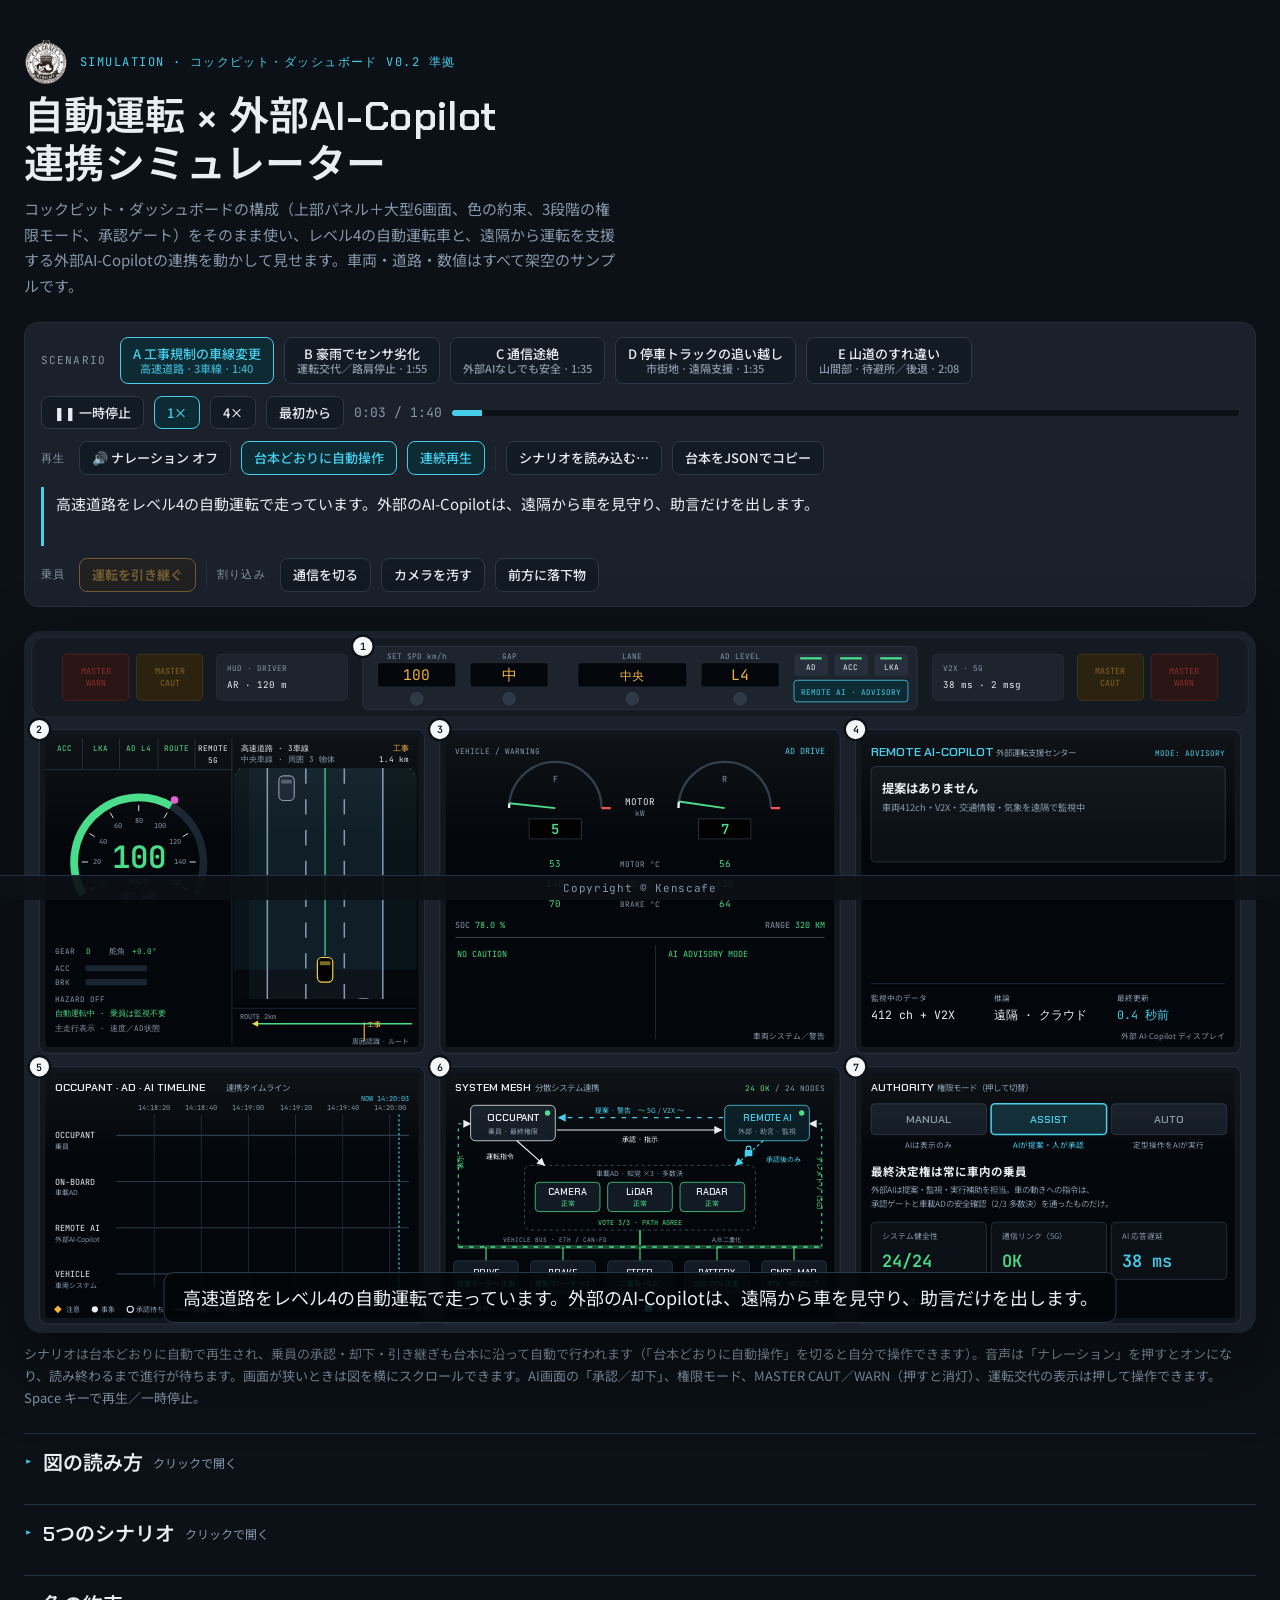
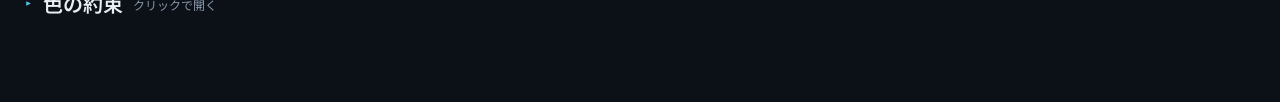
<file: av-copilot/simulator.html>
<!doctype html>
<html lang="ja"><head><meta charset="utf-8"><meta name="viewport" content="width=device-width,initial-scale=1"><title>自動運転 × AI-Copilot 連携シミュレーター</title></head><body>

<meta name="claude:viewport-fit-sides" content="cover">
<link rel="preconnect" href="https://fonts.googleapis.com">
<link rel="stylesheet" href="https://fonts.googleapis.com/css2?family=Chakra+Petch:wght@500;600&family=JetBrains+Mono:wght@400;600&family=Noto+Sans+JP:wght@400;500;700&display=swap">
<style>
.lay-only{display:none!important}
/* Layout: コックピット・ダッシュボード v0.2 と同じ「上部パネル＋大型6画面」と番号付きの凡例。その上に再生操作とナレーション帯を足す。夜間の車内という単一のダーク表現。 */
:root {
  color-scheme: dark;
  --room: #0c1117;
  --shell: #1a212b;
  --shell-hi: #262f3b;
  --screen: #03060a;
  --rule: #223041;
  --fg: #e9eef4;
  --dim: #8796a8;
  --green: #48dd8a;
  --cyan: #45cdea;
  --magenta: #e061d2;
  --amber: #f3b23e;
  --red: #f0524f;
  --sym: #f6d64a;
  --note: #f4f6f8;
  --f-display: "Chakra Petch", "Noto Sans JP", system-ui, sans-serif;
  --f-body: "Noto Sans JP", "Hiragino Sans", "Yu Gothic", system-ui, sans-serif;
  --f-mono: "JetBrains Mono", ui-monospace, "SFMono-Regular", Menlo, monospace;
}
html { background: var(--room); }
body {
  background: var(--room); color: var(--fg); font-family: var(--f-body);
  line-height: 1.7; font-size: 15px;
  padding-left: max(16px, env(safe-area-inset-left, 0px));
  padding-right: max(16px, env(safe-area-inset-right, 0px));
  padding-block: 32px 72px;
}
.wrap { max-width: 1240px; margin: 0 auto; display: grid; gap: 24px; }
header { display: grid; gap: 8px; max-width: 74ch; }
.eyebrow { font-family: var(--f-mono); font-size: 12px; letter-spacing: .12em; color: var(--cyan); text-transform: uppercase; }
h1 { font-family: var(--f-display); font-weight: 600; font-size: clamp(26px, 4vw, 40px); line-height: 1.2; margin: 0; text-wrap: balance; letter-spacing: .01em; }
.lead { color: var(--dim); margin: 0; }
figure { margin: 0; }
.scroller { overflow-x: auto; border-radius: 18px; background: var(--shell); box-shadow: 0 30px 80px rgba(0,0,0,.45); }
.scroller svg { display: block; width: 100%; min-width: 820px; height: auto; user-select: none; }
figcaption { font-size: 13px; color: var(--dim); margin-top: 10px; }
h2 { font-family: var(--f-display); font-weight: 600; font-size: 20px; margin: 0; }
.key { display: grid; grid-template-columns: repeat(auto-fill, minmax(280px, 1fr)); gap: 14px 28px; list-style: none; padding: 0; margin: 0; }
.key li { display: grid; grid-template-columns: 28px 1fr; gap: 12px; align-items: start; min-width: 0; }
.badge { width: 26px; height: 26px; border-radius: 50%; background: var(--note); color: var(--room); font: 600 13px/26px var(--f-mono); text-align: center; }
.key b { display: block; font-weight: 700; }
.key span { color: var(--dim); font-size: 14px; }
.colors { display: flex; flex-wrap: wrap; gap: 10px 22px; font-size: 14px; color: var(--dim); }
.colors i { display: inline-block; width: 12px; height: 12px; border-radius: 2px; margin-right: 8px; vertical-align: -1px; }
section { display: grid; gap: 14px; }

/* console */
.console { display: grid; gap: 12px; background: var(--shell); border: 1px solid var(--shell-hi); border-radius: 14px; padding: 14px 16px; }
.row { display: flex; flex-wrap: wrap; gap: 8px 10px; align-items: center; min-width: 0; }
.lbl { font-family: var(--f-mono); font-size: 11px; letter-spacing: .1em; color: var(--dim); text-transform: uppercase; margin-right: 4px; }
button { font: 500 13px/1.2 var(--f-body); color: var(--fg); background: #121a24; border: 1px solid #2e3947; border-radius: 8px; padding: 8px 12px; cursor: pointer; }
button:hover { border-color: #4a5868; }
button:focus-visible { outline: 2px solid var(--cyan); outline-offset: 2px; }
button[aria-pressed="true"] { background: #0e2a33; border-color: var(--cyan); color: var(--cyan); }
button.go { background: #123a24; border-color: var(--green); color: var(--green); font-weight: 700; }
button.warn { background: #2b2210; border-color: var(--amber); color: var(--amber); font-weight: 700; }
button:disabled { opacity: .4; cursor: default; }
.scn small { display: block; font-size: 11px; color: var(--dim); }
.scn[aria-pressed="true"] small { color: var(--cyan); opacity: .8; }
.clock { font-family: var(--f-mono); font-size: 13px; color: var(--dim); font-variant-numeric: tabular-nums; }
.bar { flex: 1 1 160px; height: 6px; background: #0b1016; border-radius: 3px; overflow: hidden; min-width: 120px; }
.bar i { display: block; height: 100%; width: 0; background: var(--cyan); }
.cap { font-size: 15px; line-height: 1.7; min-height: 3.4em; border-left: 3px solid var(--cyan); padding: 4px 0 4px 12px; color: var(--fg); }
.sub { position: absolute; left: 50%; bottom: 10px; z-index: 2; transform: translateX(-50%); width: max-content; max-width: min(92%, 920px); background: rgba(3,6,10,.86); border: 1px solid #2e3947; color: var(--fg); padding: 10px 18px; border-radius: 10px; font-size: clamp(14px, 1.5vw, 18px); line-height: 1.6; text-align: center; pointer-events: none; text-wrap: balance; }
.sub:empty { display: none; }
.stage { position: relative; }
.pill { font-family: var(--f-mono); font-size: 11px; color: var(--cyan); border: 1px solid var(--cyan); border-radius: 999px; padding: 2px 10px; }
.pill:empty { display: none; }
.brand { display: flex; align-items: center; gap: 12px; }
.brand img { width: 44px; height: 44px; flex: none; }
.copy { position: fixed; left: 0; right: 0; bottom: 0; z-index: 5; text-align: center; padding: 4px 16px calc(4px + env(safe-area-inset-bottom, 0px)); font: 11px/1.5 var(--f-mono); letter-spacing: .06em; color: var(--dim); background: rgba(12,17,23,.92); border-top: 1px solid var(--rule); }
.fold { border-top: 1px solid var(--rule); padding-top: 12px; }
.fold summary { cursor: pointer; list-style: none; display: flex; align-items: center; gap: 10px; }
.fold summary::-webkit-details-marker { display: none; }
.fold summary::before { content: "▸"; color: var(--cyan); font-family: var(--f-mono); transition: transform .15s; }
.fold[open] summary::before { transform: rotate(90deg); }
.fold summary:focus-visible { outline: 2px solid var(--cyan); outline-offset: 4px; border-radius: 4px; }
.fold summary::after { content: "クリックで開く"; font-size: 12px; color: var(--dim); }
.fold[open] summary::after { content: "クリックで閉じる"; }
.foldBody { display: grid; gap: 14px; margin-top: 14px; }
@media (prefers-reduced-motion: reduce) { .fold summary::before { transition: none; } }
.sep { width: 1px; height: 24px; background: var(--rule); }

/* SVG text styles */
.t-d { font-family: var(--f-display); font-weight: 600; }
.t-m { font-family: var(--f-mono); }
.t-j { font-family: var(--f-body); }
.fg { fill: var(--fg); } .dim { fill: var(--dim); } .grn { fill: var(--green); }
.cyn { fill: var(--cyan); } .mag { fill: var(--magenta); } .amb { fill: var(--amber); } .red { fill: var(--red); }
.flow { stroke-dasharray: 6 8; animation: flow 1.6s linear infinite; }
.flow-slow { stroke-dasharray: 4 6; animation: flow 2.8s linear infinite; }
.pulse { animation: pulse 1.8s ease-in-out infinite; }
.hit { cursor: pointer; }
.hit:hover rect { filter: brightness(1.25); }
@keyframes flow { to { stroke-dashoffset: -28; } }
@keyframes pulse { 0%,100% { opacity: 1; } 50% { opacity: .35; } }
@media (prefers-reduced-motion: reduce) { .flow, .flow-slow, .pulse { animation: none; } }
</style>

<div class="wrap">
  <header>
    <div class="brand"><img src="[data-uri]" alt="AI CRAFT Kenscafe" width="44" height="44"><div class="eyebrow">Simulation · コックピット・ダッシュボード v0.2 準拠</div></div>
    <h1 class="dash-only">自動運転 × 外部AI-Copilot 連携シミュレーター</h1>
    <h1 class="lay-only">車両システム配置図</h1>
    <p class="lead lay-only">連携シミュレーターと同じシナリオを再生しながら、車のどの部分がいまどんな状態かを真上から見る画面です。上の操作でシナリオの切り替え・割り込みができます。</p>
    <p class="lead dash-only">コックピット・ダッシュボードの構成（上部パネル＋大型6画面、色の約束、3段階の権限モード、承認ゲート）をそのまま使い、レベル4の自動運転車と、遠隔から運転を支援する外部AI-Copilotの連携を動かして見せます。車両・道路・数値はすべて架空のサンプルです。</p>
  </header>

  <div class="console" aria-label="シミュレーション操作">
    <div class="row" id="scnRow"><span class="lbl">Scenario</span></div>
    <div class="row">
      <button id="btnPlay" class="go" type="button">❚❚ 一時停止</button>
      <button id="btnR1" type="button" aria-pressed="true">1×</button>
      <button id="btnR4" type="button" aria-pressed="false">4×</button>
      <button id="btnReset" type="button">最初から</button>
      <span class="clock" id="clk">0:00 / 0:00</span>
      <div class="bar" aria-hidden="true"><i id="prog"></i></div>
    </div>
    <div class="row">
      <span class="lbl">再生</span>
      <button id="btnVoice" type="button" aria-pressed="false">🔊 ナレーション オフ</button>
      <button id="btnAuto" type="button" aria-pressed="true">台本どおりに自動操作</button>
      <button id="btnCont" type="button" aria-pressed="true">連続再生</button>
      <span class="sep" aria-hidden="true"></span>
      <button id="btnLoad" type="button">シナリオを読み込む…</button>
      <button id="btnCopy" type="button">台本をJSONでコピー</button>
      <input id="fileIn" type="file" accept=".json,application/json" hidden>
      <span class="pill" id="bookTag"></span>
    </div>
    <div class="cap" id="cap" aria-live="polite"></div>
    <div class="row">
      <span class="lbl">乗員</span>
      <button id="btnTake" class="warn" type="button" disabled>運転を引き継ぐ</button>
      <span class="sep" aria-hidden="true"></span>
      <span class="lbl">割り込み</span>
      <button id="injLink" type="button" aria-pressed="false">通信を切る</button>
      <button id="injCam" type="button" aria-pressed="false">カメラを汚す</button>
      <button id="injDebris" type="button">前方に落下物</button>
    </div>
  </div>

  <figure class="dash-only">
    <div class="stage"><div class="sub" id="sub1"></div>
    <div class="scroller">
<svg id="sv" viewBox="0 0 1600 912" role="img" aria-labelledby="svgt svgd">
<title id="svgt">自動運転車と外部AI-Copilotの連携ダッシュボード</title>
<desc id="svgd">上段に自動運転の設定パネル、その下に6面の大型ディスプレイ。左上は速度と周囲認識、中央上は車両システムと警告、右上は外部AI-Copilot、左下は連携タイムライン、中央下は分散システムの接続図、右下は権限モードとシステム健全性。</desc>
<defs>
  <marker id="aw" viewBox="0 0 10 10" refX="9" refY="5" markerWidth="7" markerHeight="7" orient="auto-start-reverse"><path d="M0 0L10 5L0 10z" fill="#e9eef4"/></marker>
  <marker id="ac" viewBox="0 0 10 10" refX="9" refY="5" markerWidth="7" markerHeight="7" orient="auto-start-reverse"><path d="M0 0L10 5L0 10z" fill="#45cdea"/></marker>
  <clipPath id="nd"><rect x="272" y="178" width="238" height="300"/></clipPath>
  <clipPath id="tl"><rect x="28" y="574" width="484" height="318"/></clipPath>
  <linearGradient id="glass" x1="0" y1="0" x2="0" y2="1"><stop offset="0" stop-color="#ffffff" stop-opacity=".05"/><stop offset=".35" stop-color="#ffffff" stop-opacity="0"/></linearGradient>
</defs>

<rect x="0" y="0" width="1600" height="912" fill="#1a212b"/>

<!-- ========== 1: 上部パネル ========== -->
<rect x="10" y="8" width="1580" height="104" rx="16" fill="#141a22" stroke="#262f3b"/>
<g id="gMasterL"></g>
<g>
  <rect x="250" y="30" width="170" height="60" rx="6" fill="#1d242e" stroke="#262f3b"/>
  <text x="264" y="52" class="t-m dim" font-size="10">HUD · DRIVER</text>
  <text x="264" y="74" class="t-m fg" font-size="12" id="hudL">AR · 120 m</text>
</g>
<rect x="440" y="20" width="720" height="82" rx="8" fill="#1d242e" stroke="#2e3947"/>
<g class="t-m" font-size="10">
  <text x="510" y="36" text-anchor="middle" class="dim">SET SPD km/h</text>
  <text x="630" y="36" text-anchor="middle" class="dim">GAP</text>
  <text x="790" y="36" text-anchor="middle" class="dim">LANE</text>
  <text x="930" y="36" text-anchor="middle" class="dim">AD LEVEL</text>
</g>
<g>
  <rect x="460" y="42" width="100" height="30" rx="3" fill="#03060a"/>
  <rect x="580" y="42" width="100" height="30" rx="3" fill="#03060a"/>
  <rect x="720" y="42" width="140" height="30" rx="3" fill="#03060a"/>
  <rect x="880" y="42" width="100" height="30" rx="3" fill="#03060a"/>
  <g class="t-m amb" font-size="19" text-anchor="middle">
    <text x="510" y="64" id="fSpd">100</text>
    <text x="630" y="64" id="fGap">中</text>
    <text x="790" y="64" id="fLane" font-size="16">中央</text>
    <text x="930" y="64" id="fLvl">L4</text>
  </g>
  <g fill="#2e3947" stroke="#3b4757"><circle cx="510" cy="88" r="8"/><circle cx="630" cy="88" r="8"/><circle cx="790" cy="88" r="8"/><circle cx="930" cy="88" r="8"/></g>
  <text x="526" y="92" class="t-m cyn" font-size="10" id="fAiSpd"></text>
  <text x="806" y="92" class="t-m cyn" font-size="10" id="fAiLane"></text>
</g>
<g id="gFcuBtns" class="t-m" font-size="10" text-anchor="middle"></g>
<g>
  <rect x="1180" y="30" width="170" height="60" rx="6" fill="#1d242e" stroke="#262f3b"/>
  <text x="1194" y="52" class="t-m dim" font-size="10">V2X · 5G</text>
  <text x="1194" y="74" class="t-m fg" font-size="12" id="hudR">38 ms · 3 msg</text>
</g>
<g id="gMasterR"></g>

<!-- ========== DISPLAY BEZELS ========== -->
<g fill="#10161e" stroke="#2e3947">
  <rect x="20" y="128" width="500" height="420" rx="10"/>
  <rect x="540" y="128" width="520" height="420" rx="10"/>
  <rect x="1080" y="128" width="500" height="420" rx="10"/>
  <rect x="20" y="566" width="500" height="334" rx="10"/>
  <rect x="540" y="566" width="520" height="334" rx="10"/>
  <rect x="1080" y="566" width="500" height="334" rx="10"/>
</g>
<g fill="#03060a">
  <rect x="28" y="136" width="484" height="404" rx="4"/>
  <rect x="548" y="136" width="504" height="404" rx="4"/>
  <rect x="1088" y="136" width="484" height="404" rx="4"/>
  <rect x="28" y="574" width="484" height="318" rx="4"/>
  <rect x="548" y="574" width="504" height="318" rx="4"/>
  <rect x="1088" y="574" width="484" height="318" rx="4"/>
</g>

<!-- ========== 2: 主走行表示（速度＋周囲認識） ========== -->
<line x1="28" y1="180" x2="270" y2="180" stroke="#223041"/>
<g stroke="#223041"><line x1="76" y1="140" x2="76" y2="180"/><line x1="124" y1="140" x2="124" y2="180"/><line x1="174" y1="140" x2="174" y2="180"/><line x1="222" y1="140" x2="222" y2="180"/></g>
<g id="gFma" class="t-m" font-size="10" text-anchor="middle"></g>
<g id="gSpeed"></g>
<line x1="270" y1="140" x2="270" y2="536" stroke="#223041"/>
<g id="gNdHead" class="t-m" font-size="10"></g>
<g clip-path="url(#nd)"><g id="gRoad"></g></g>
<line x1="272" y1="490" x2="510" y2="490" stroke="#223041"/>
<g id="gRoute"></g>

<!-- ========== 3: 車両システム／警告 ========== -->
<g id="gEwd"></g>

<!-- ========== 4: 外部 AI-COPILOT ========== -->
<g>
  <text x="1100" y="162" class="t-d cyn" font-size="16">REMOTE AI-COPILOT</text>
  <text x="1262" y="162" class="t-j dim" font-size="11">外部運転支援センター</text>
  <text x="1560" y="162" text-anchor="end" class="t-m cyn" font-size="10" id="aiMode">MODE: ADVISORY</text>
</g>
<g id="gAi"></g>

<!-- ========== 5: タイムライン ========== -->
<g>
  <text x="40" y="598" class="t-d fg" font-size="14">OCCUPANT · AD · AI TIMELINE</text>
  <text x="262" y="598" class="t-j dim" font-size="11">連携タイムライン</text>
  <g stroke="#2e3947" stroke-width="1.5"><line x1="120" y1="655" x2="500" y2="655"/><line x1="120" y1="715" x2="500" y2="715"/><line x1="120" y1="775" x2="500" y2="775"/><line x1="120" y1="835" x2="500" y2="835"/></g>
  <g class="t-m fg" font-size="11"><text x="40" y="659">OCCUPANT</text><text x="40" y="719">ON-BOARD</text><text x="40" y="779">REMOTE AI</text><text x="40" y="839">VEHICLE</text></g>
  <g class="t-j dim" font-size="9"><text x="40" y="673">乗員</text><text x="40" y="733">車載AD</text><text x="40" y="793">外部AI-Copilot</text><text x="40" y="853">車両システム</text></g>
  <g class="t-j dim" font-size="9"><path d="M44 876 l5 5 l-5 5 l-5 -5z" fill="#f3b23e"/><text x="54" y="884">注意</text>
    <circle cx="92" cy="881" r="4" fill="#e9eef4"/><text x="100" y="884">事象</text>
    <circle cx="138" cy="881" r="4" fill="none" stroke="#e9eef4" stroke-width="1.5"/><text x="146" y="884">承認待ち</text>
    <line x1="196" y1="881" x2="214" y2="881" stroke="#45cdea"/><text x="220" y="884">情報の受け渡し</text></g>
</g>
<g clip-path="url(#tl)"><g id="gTl"></g></g>

<!-- ========== 6: SYSTEM MESH ========== -->
<g id="gMesh"></g>

<!-- ========== 7: AUTHORITY / HEALTH ========== -->
<g>
  <text x="1100" y="598" class="t-d fg" font-size="14">AUTHORITY</text>
  <text x="1186" y="598" class="t-j dim" font-size="11">権限モード（押して切替）</text>
</g>
<g id="gAuth"></g>
<text x="1100" y="708" class="t-j fg" font-size="15" font-weight="700">最終決定権は常に車内の乗員</text>
<text x="1100" y="730" class="t-j dim" font-size="11">外部AIは提案・監視・実行補助を担当。車の動きへの指令は、</text>
<text x="1100" y="748" class="t-j dim" font-size="11">承認ゲートと車載ADの安全確認（2/3 多数決）を通ったものだけ。</text>
<g id="gHealth"></g>

<!-- glass sheen -->
<g fill="url(#glass)" pointer-events="none">
  <rect x="28" y="136" width="484" height="404" rx="4"/><rect x="548" y="136" width="504" height="404" rx="4"/><rect x="1088" y="136" width="484" height="404" rx="4"/>
  <rect x="28" y="574" width="484" height="318" rx="4"/><rect x="548" y="574" width="504" height="318" rx="4"/><rect x="1088" y="574" width="484" height="318" rx="4"/>
</g>
<g id="gTor"></g>

<!-- callouts -->
<g class="t-m" font-size="13" font-weight="600" text-anchor="middle" pointer-events="none">
  <g><circle cx="440" cy="20" r="14" fill="#f4f6f8" stroke="#0c1117" stroke-width="3"/><text x="440" y="25" fill="#0c1117">1</text></g>
  <g><circle cx="20" cy="128" r="14" fill="#f4f6f8" stroke="#0c1117" stroke-width="3"/><text x="20" y="133" fill="#0c1117">2</text></g>
  <g><circle cx="540" cy="128" r="14" fill="#f4f6f8" stroke="#0c1117" stroke-width="3"/><text x="540" y="133" fill="#0c1117">3</text></g>
  <g><circle cx="1080" cy="128" r="14" fill="#f4f6f8" stroke="#0c1117" stroke-width="3"/><text x="1080" y="133" fill="#0c1117">4</text></g>
  <g><circle cx="20" cy="566" r="14" fill="#f4f6f8" stroke="#0c1117" stroke-width="3"/><text x="20" y="571" fill="#0c1117">5</text></g>
  <g><circle cx="540" cy="566" r="14" fill="#f4f6f8" stroke="#0c1117" stroke-width="3"/><text x="540" y="571" fill="#0c1117">6</text></g>
  <g><circle cx="1080" cy="566" r="14" fill="#f4f6f8" stroke="#0c1117" stroke-width="3"/><text x="1080" y="571" fill="#0c1117">7</text></g>
</g>
</svg>
    </div></div>
    <figcaption>シナリオは台本どおりに自動で再生され、乗員の承認・却下・引き継ぎも台本に沿って自動で行われます（「台本どおりに自動操作」を切ると自分で操作できます）。音声は「ナレーション」を押すとオンになり、読み終わるまで進行が待ちます。画面が狭いときは図を横にスクロールできます。AI画面の「承認／却下」、権限モード、MASTER CAUT／WARN（押すと消灯）、運転交代の表示は押して操作できます。Space キーで再生／一時停止。</figcaption>
  </figure>

  <section id="layout" class="lay-only">
    <details class="fold"><summary><h2>この図について</h2></summary><div class="foldBody">
    <p class="lead">機体システム配置図の車版です。センサー・車載AD・駆動・通信がどこにあり、外部AI-Copilotとどうつながっているかを示します。カードの状態表示はシミュレーションに合わせて変わります。</p>
    </div></details>
    <div class="stage"><div class="sub" id="sub2"></div>
    <div class="scroller" style="background:var(--screen);border:1px solid #2e3947">
<svg id="sv2" viewBox="0 0 1600 900" role="img" aria-labelledby="lt ld" style="min-width:860px">
<title id="lt">車両システム配置図</title>
<desc id="ld">前を右に向けた車の上面図。屋根のLiDAR、フロントガラスのカメラ、四隅と前後のレーダー、中央の車載ADコンピュータ3台、床下のバッテリー、前後のモーター、車内ネットワーク、屋根のアンテナから外部AI-Copilotへの5G回線。周囲の番号カードが各機能を説明する。</desc>
<defs>
  <pattern id="grid2" width="40" height="40" patternUnits="userSpaceOnUse"><path d="M40 0H0V40" fill="none" stroke="#e9eef4" stroke-opacity=".04"/></pattern>
  <radialGradient id="aiGlow2"><stop offset="0" stop-color="#45cdea" stop-opacity=".35"/><stop offset="1" stop-color="#45cdea" stop-opacity="0"/></radialGradient>
</defs>
<rect width="1600" height="900" fill="#03060a"/>
<rect width="1600" height="900" fill="url(#grid2)"/>
<g transform="translate(0 90)">
<line x1="300" y1="400" x2="1320" y2="400" stroke="#e9eef4" stroke-opacity=".08" stroke-dasharray="2 6"/>
<!-- wheels -->
<g fill="#1b2431" stroke="#4a5868" stroke-width="1.5"><rect x="600" y="262" width="64" height="26" rx="6"/><rect x="600" y="512" width="64" height="26" rx="6"/><rect x="968" y="262" width="64" height="26" rx="6"/><rect x="968" y="512" width="64" height="26" rx="6"/></g>
<!-- body -->
<path d="M560 290 C530 290 520 310 520 340 L520 460 C520 490 530 510 560 510 L1050 510 C1100 510 1120 480 1120 440 L1120 360 C1120 320 1100 290 1050 290 Z" fill="#121a24" stroke="#4a5868" stroke-width="1.5"/>
<!-- glass -->
<path d="M940 304 L990 316 L990 484 L940 496 Z" fill="#0e2a33" stroke="#45cdea" stroke-opacity=".5"/>
<path d="M560 316 L595 306 L595 494 L560 484 Z" fill="#0e2a33" stroke="#45cdea" stroke-opacity=".35"/>
<rect x="608" y="312" width="322" height="176" rx="14" fill="none" stroke="#4a5868" stroke-dasharray="3 4"/>
<text x="616" y="328" class="t-m dim" font-size="8">ROOF</text>
<!-- forward arrow -->
<g class="t-m dim" font-size="10"><text x="1142" y="404">FWD</text><path d="M1174 400 h20 m-6 -5 l6 5 l-6 5" stroke="#8796a8" fill="none" stroke-width="1.5"/></g>
<g id="gLay"></g>
</g>
<g id="gLayCards"></g>
</svg>
    </div></div>
    <p class="lead" style="font-size:13px">配置は説明用に単純化したもので、実車の位置とは異なります。</p>
  </section>

  <details class="dash-only fold">
    <summary><h2>図の読み方</h2></summary>
    <div class="foldBody">
    <ol class="key">
      <li><div class="badge">1</div><div><b>上部パネル（AD設定）</b><span>設定速度・車間・車線・自動運転レベルの窓と ACC／LKA／AD ボタン。外部AIの提案値（例：AI案 80）は設定値の横に別色で並び、勝手に書き換わらない。</span></div></li>
      <li><div class="badge">2</div><div><b>主走行表示：速度＋周囲認識</b><span>左は速度計と自動運転の状態。右は上から見た周囲の認識結果。緑が車載ADの走行予定、シアンの点線が外部AIの提案経路。下段はこの先2kmのルート断面。</span></div></li>
      <li><div class="badge">3</div><div><b>車両システム／警告</b><span>前後モーター出力、バッテリー、ブレーキなど。下段の注意項目に「AIが監視中」「カメラを多数決から除外」など処置の状況が並ぶ。</span></div></li>
      <li><div class="badge">4</div><div><b>外部AI-Copilot表示</b><span>遠隔の支援センターから届く提案。効果・根拠・信頼度と回答期限を示し、承認／却下は乗員が押す。通信が切れると提案は自動で無効になる。</span></div></li>
      <li><div class="badge">5</div><div><b>連携タイムライン</b><span>乗員・車載AD・外部AI・車両システムの4レーン。誰が気づき、誰に渡し、何を待っているかが直近2分ぶん流れる。</span></div></li>
      <li><div class="badge">6</div><div><b>分散システム連携</b><span>カメラ・LiDAR・レーダーの3系統多数決、駆動・制動・操舵などの車載ネットワーク、5G／V2X で結ぶ外部AI。外部AIから車載ADへの線には承認ゲートがある。</span></div></li>
      <li><div class="badge">7</div><div><b>権限モードと健全性</b><span>手動／アシスト／自動の3段階。アシストでは「AIが提案し、人が承認」。自動では定型操作だけをAIが実行し、中央線のはみ出しなど定型外は必ず人の承認を待つ。</span></div></li>
    </ol>
    </div>
  </details>

  <details class="dash-only fold">
    <summary><h2>5つのシナリオ</h2></summary>
    <div class="foldBody">
    <ol class="key">
      <li><div class="badge">A</div><div><b>工事規制の車線変更</b><span>外部AIがV2Xで規制を先に知り、早めの車線変更を提案。却下しても車載ADが自分のセンサーで回避する。</span></div></li>
      <li><div class="badge">B</div><div><b>豪雨でセンサ劣化</b><span>カメラ除外→2/3で継続→ODD逸脱で運転交代要請。15秒以内に引き継がないと路肩に自動停止（MRM）。</span></div></li>
      <li><div class="badge">C</div><div><b>通信途絶</b><span>5G回線が切れても、車は車載ADだけで渋滞の末尾を見つけて減速する。再接続後に記録を同期。</span></div></li>
      <li><div class="badge">D</div><div><b>停車トラックの追い越し</b><span>車載ADが判断できない場面で遠隔支援を要求。はみ出し追い越しは定型外なので、AUTOでも人の承認が必要。</span></div></li>
      <li><div class="badge">E</div><div><b>山道のすれ違い</b><span>見通し外の対向トラックを外部AIが先に知り、手前の待避所で待つ提案。間に合わなければ正対して停止し、承認を得て待避所まで後退する（却下するとV2Vで相手に後退を依頼）。</span></div></li>
    </ol>
    </div>
  </details>

  <details class="dash-only fold">
    <summary><h2>色の約束</h2></summary>
    <div class="foldBody">
    <div class="colors">
      <span><i style="background:var(--green)"></i>正常・作動中</span>
      <span><i style="background:var(--cyan)"></i>AIの提案・AIの動作</span>
      <span><i style="background:var(--magenta)"></i>乗員の目標値</span>
      <span><i style="background:var(--amber)"></i>注意</span>
      <span><i style="background:var(--red)"></i>警告</span>
    </div>
    </div>
  </details>
</div>

<footer class="copy" id="copyright">Copyright &copy; Kenscafe</footer>

<script>
(function(){
const $ = id => document.getElementById(id);
const clamp = (v,a,b) => Math.max(a, Math.min(b, v));
const LANE_Y = {occ:655, ad:715, ai:775, veh:835};
const MODES = ['MANUAL','ASSIST','AUTO'];
let userMode = 'ASSIST';
let S, SC, running = true, rate = 1, last = performance.now(), slowAcc = 0;

function tx(x,y,cls,size,txt,extra){ return `<text x="${x}" y="${y}" class="${cls}" font-size="${size}" ${extra||''}>${txt}</text>`; }

/* ---------- state helpers ---------- */
function obj(o){ o.id = S.nid++; o.v0 = o.v; o.len = o.len || (o.kind==='truck'?12:5); S.objs.push(o); return o; }
function addEv(lane, kind, label, from){ const e = {id:S.nid++, t:S.t, lane, kind, label, from}; S.evs.push(e); return e; }
function alertOn(id, lvl, text, sub){ const a = S.alerts.find(x=>x.id===id); if(a){ a.lvl=lvl; a.text=text; a.sub=sub||[]; } else { S.alerts.push({id,lvl,text,sub:sub||[]}); S.ack.delete(lvl); } }
function alertOff(id){ S.alerts = S.alerts.filter(a=>a.id!==id); }
function memo(id, cls, text, pulse){ const m = S.memos.find(x=>x.id===id); if(m){ m.cls=cls; m.text=text; m.pulse=pulse; } else S.memos.push({id,cls,text,pulse}); if(S.memos.length>5) S.memos.shift(); }
function memoOff(id){ S.memos = S.memos.filter(m=>m.id!==id); }
function aiCard(id, lvl, title, sub){ const c = S.aiCards.find(x=>x.id===id); if(c){ c.lvl=lvl; c.title=title; c.sub=sub; c.t=S.t; } else S.aiCards.push({id,lvl,title,sub,t:S.t}); }
function aiCardOff(id){ S.aiCards = S.aiCards.filter(c=>c.id!==id); }
function later(dt, fn){ S.timers.push({t:S.t+dt, fn}); }
function laneName(l){
  if (SC.road.kind==='urban') return l < .2 ? '自車線' : 'はみ出し';
  if (SC.road.kind==='mtn') return l < -.5 ? '待避所' : '道路中央';
  if (l < -.5) return '路肩';
  return ['左','中央','右'][Math.round(clamp(l,0,2))];
}
function requestLC(target, who){ S.lcReq = {target, who, t:S.t}; }

function propose(p){
  if (!S.link.up) return null;
  p.id = S.nid++; p.status = 'pending'; p.created = S.t;
  S.props.push(p);
  const a = addEv('ai','ai', p.short || '提案');
  p.ev = addEv('occ','pend','検討中','ai');
  memo('prop'+p.id, 'fg', 'PENDING OCCUPANT ACK', true);
  return p;
}
function resolve(p, status, by){
  if (p.status!=='pending') return;
  p.status = status; p.resolvedAt = S.t;
  memoOff('prop'+p.id);
  if (status==='approved' || status==='auto'){
    p.ev.kind = 'ev'; p.ev.label = status==='auto' ? 'AUTO実行' : '承認';
    if (status==='auto') p.ev.lane = 'ad';
    addEv('ad','ev','安全確認 → 実行', status==='auto' ? 'ai' : 'occ');
    memo('gate','cyn','GATE PASS · AD VERIFY OK');
    p.apply && p.apply(S);
  } else if (status==='rejected'){
    p.ev.kind = 'ev'; p.ev.label = '却下';
    memo('gate','dim','PROPOSAL REJECTED');
    p.onReject && p.onReject(S);
  } else if (status==='expired'){
    p.ev.kind = 'ev'; p.ev.label = '期限切れ';
    memo('gate','dim','PROPOSAL EXPIRED');
    p.onReject && p.onReject(S);
  } else if (status==='stale'){
    p.ev.kind = 'ev'; p.ev.label = '無効（通信断）';
    p.onReject && p.onReject(S);
  }
}
function pending(){ return S.props.filter(p=>p.status==='pending'); }

function linkDown(){
  if (!S.link.up) return;
  S.link.up = false; S.link.lostAt = S.t;
  pending().forEach(p=>resolve(p,'stale'));
  alertOff('lat');
  alertOn('link','caut','REMOTE LINK LOST',['· ON-BOARD AD .. CONT','· MRM ........ NOT REQ']);
  addEv('ai','warn','通信断');
  addEv('ad','ev','車載ADで自律継続','ai');
  memo('link','grn','ON-BOARD AD AUTONOMOUS');
  $('injLink').setAttribute('aria-pressed','true'); $('injLink').textContent = '通信を戻す';
}
function linkUp(){
  if (S.link.up) return;
  const gap = Math.round(S.t - S.link.lostAt);
  S.link.up = true; S.link.lat = 120; S.link.latT = 40; S.link.lastSync = S.t;
  alertOff('link'); memoOff('link');
  addEv('ai','ai','再接続・同期');
  aiCard('sync','info',`通信断中の走行ログを同期（${gap}秒）`,'車載ADの判断を照合 ・ 見落としなし ・ 助言を再開');
  $('injLink').setAttribute('aria-pressed','false'); $('injLink').textContent = '通信を切る';
}
function startTOR(){
  if (S.tor || S.manual || S.mrm) return;
  S.tor = {start:S.t, dur:15};
  alertOn('odd','warn','ODD EXIT · TAKEOVER',['· TOR .......... 15 s']);
  addEv('ad','warn','ODD逸脱 · 交代要請');
  addEv('occ','pend','交代要請','ad');
}
function takeOver(){
  if (!S.tor || S.tor.done) return;
  S.tor.done = true; S.manual = true; S.mode = 'MANUAL';
  S.vSet = Math.min(S.vSet, 70);
  alertOff('odd');
  addEv('occ','ev','運転交代 完了','ad');
  memo('man','fg','MANUAL DRIVE · AI DISPLAY ONLY');
  aiCard('tor','info','乗員が運転中 ・ AIは表示のみ','雨雲の通過まで約4分 ・ 車間は長めを推奨');
}
function startMRM(){
  if (S.mrm) return;
  if (S.tor) S.tor.done = true;
  S.mrm = true; S.hazard = true;
  alertOn('odd','warn','MRM · MIN RISK STOP',['· HAZARD ........ ON','· SHOULDER ...... L']);
  addEv('ad','warn','MRM 路肩停止');
  addEv('veh','ev','ハザード点灯','ad');
  requestLC(-1,'MRM');
  aiCard('mrm','caut','最小リスク停止（MRM）を開始','乗員の応答なし ・ 左路肩へ減速停止 ・ 緊急通報を準備');
  if (S.link.up) addEv('ai','ai','MRMを監視','ad');
}

/* ---------- road model ---------- */
function laneClear(target){
  const L = Math.round(target);
  for (const o of S.objs){
    if (Math.round(o.lane)!==L) continue;
    const r0 = o.s - S.s, r1 = r0 + o.len;
    if (o.v < 0){ if (r1 > -5 && r0 < 220) return o; }
    else if (o.v === 0){ if (r1 > -8 && r0 < 30) return o; }
    else if (r1 > -15 && r0 < 25) return o;
  }
  return null;
}

function step(dt){
  S.t += dt;
  while (S.si < SC.script.length && SC.script[S.si][0] <= S.t){ SC.script[S.si][1](S); S.si++; }
  bookTick();
  const due = S.timers.filter(tm => tm.t <= S.t); S.timers = S.timers.filter(tm => tm.t > S.t); due.forEach(tm => tm.fn(S));
  SC.tick && SC.tick(S, dt);

  // proposals
  for (const p of pending()){
    const age = S.t - p.created;
    if (S.mode==='AUTO' && !p.critical && age >= 3) resolve(p,'auto');
    else if (age > p.timeout) resolve(p,'expired');
  }
  // TOR
  if (S.tor && !S.tor.done){
    const left = S.tor.dur - (S.t - S.tor.start);
    alertOn('odd','warn','ODD EXIT · TAKEOVER',[`· TOR .......... ${Math.max(0,Math.ceil(left))} s`]);
    if (left <= 0) startMRM();
  }
  // link
  S.link.lat += (S.link.latT - S.link.lat) * Math.min(1, dt*0.8);
  if (S.link.up) S.link.lastSync = S.t - 0.4;

  // sensors → vote
  const sv = S.sens; const ok = ['cam','lidar','radar'].filter(k => sv[k] >= .3).length;
  S.vote = ok;

  // longitudinal target
  let vt = S.vSet;
  if (ok < 3) vt = Math.min(vt, 70);
  if (S.passLimit != null) vt = Math.min(vt, S.passLimit);
  if (S.mrm) vt = 0;
  const vms = S.v/3.6;
  const gapK = {短:1.2, 中:1.8, 長:2.6}[S.gap];
  for (const o of S.objs){
    if (o.v < 0) continue;
    if (Math.abs(o.lane - S.lane) > .6) continue;
    const rel = o.s - S.s;
    if (rel <= 0 || rel > 160) continue;
    const safe = gapK*vms + 8;
    const desired = o.v*3.6 + (rel - safe)*1.2;
    vt = Math.min(vt, Math.max(0, desired));
  }
  if (S.stopAt != null) vt = Math.min(vt, Math.max(0, (S.stopAt - S.s) * 1.4));
  if (S.revTo != null){
    const d = S.s - S.revTo;
    if (d > 0.4){ S.v = -Math.min(10, 2 + d*0.6); S.acc = 0; }
    else { S.v = 0; S.revTo = null; SC.onRev && SC.onRev(S); }
  } else {
    const dvMax = (S.mrm ? 2.5 : 3.2) * dt * 3.6, avMax = 1.6 * dt * 3.6;
    const dv = clamp(vt - S.v, -dvMax, avMax);
    S.v = Math.max(0, S.v + dv); S.acc = dv/3.6/dt;
  }

  // lateral
  if (S.lcReq){
    const blk = laneClear(S.lcReq.target);
    if (!blk || S.lcReq.target === -1){
      S.laneTarget = S.lcReq.target;
      if (S.lcReq.target !== -1) addEv('ad','ev', SC.road.kind==='urban' ? (S.lcReq.target>0?'はみ出し開始':'自車線へ復帰') : `車線変更 → ${laneName(S.lcReq.target)}`);
      memoOff('lchold');
      S.lcReq = null;
    } else {
      memo('lchold','amb', blk.v < 0 ? 'WAIT · ONCOMING TRAFFIC' : 'LC HOLD · TARGET LANE BUSY', true);
    }
  }
  if (S.eWaitArm && S.stopAt != null && Math.abs(S.stopAt - S.s) < 2 && S.v < 2){ S.eWaitArm = false; requestLC(-1,'AD'); addEv('ad','ev','待避所で待機'); }
  const latV = SC.road.kind==='urban' ? .22 : .35;
  const dl = clamp(S.laneTarget - S.lane, -latV*dt, latV*dt);
  S.lane += dl; S.steer = dl/dt * 14;
  S.s += S.v/3.6*dt;

  // other traffic
  for (const o of S.objs){
    if (o.v > 0){
      let lead = null;
      for (const q of S.objs){ if (q!==o && q.v>=0 && Math.round(q.lane)===Math.round(o.lane) && q.s > o.s && q.s - o.s < 40){ if(!lead || q.s < lead.s) lead = q; } }
      o.v = lead ? Math.min(o.v0, Math.max(lead.v, 0)) : o.v0;
      if (lead && lead.v===0 && lead.s - o.s < 14) o.v = 0;
    }
    o.s += o.v * dt;
  }
  S.objs = S.objs.filter(o => { const r = o.s - S.s; return o.keep || (r + o.len > -120 && r < 1600); });

  // on-board AD avoidance of blocked lanes (highway)
  if (SC.road.lanes >= 3 && !S.lcReq && !S.mrm && !S.manual){
    for (const o of S.objs){
      if (!o.avoid) continue;
      const rel = o.s - S.s;
      if (Math.abs(o.lane - S.laneTarget) < .5 && rel > 0 && rel < 140){
        const tgt = o.lane > 0 ? o.lane - 1 : o.lane + 1;
        requestLC(tgt,'AD');
        alertOn('late','caut','AD LATE AVOIDANCE',['· ON-BOARD AD ... OWN']);
        addEv('ad','caut','車載AD 直前回避');
        later(14, ()=>alertOff('late'));
        break;
      }
    }
  }

  // energy
  const pw = (1900 * S.acc * (S.v/3.6) + 0.36 * Math.pow(S.v/3.6,3) + 150*(S.v/3.6)) / 1000;
  S.kw += (pw - S.kw) * Math.min(1, dt*2);
  S.soc = Math.max(5, S.soc - Math.max(0,S.kw) * dt / 3600 / 0.75);
  S.brake = 60 + Math.max(0, -S.acc) * 18 + (S.brake ? (S.brake-60)*0.98 : 0) * 0;

  if (S.t >= SC.dur){ S.t = SC.dur; running = false; updatePlay(); }
}

/* ---------- scenarios ---------- */
const SCN = [
{ id:'A', name:'A 工事規制の車線変更', sub:'高速道路 · 3車線', dur:100, road:{lanes:3, kind:'hw'}, v0:100, lane0:1,
  init(){ obj({lane:0,s:120,v:86/3.6,kind:'car'}); obj({lane:0,s:260,v:86/3.6,kind:'truck'}); obj({lane:2,s:-40,v:112/3.6,kind:'car'}); obj({lane:1,s:-35,v:98/3.6,kind:'car'});
    S.marks = [{s:1500,label:'工事',cls:'amb'},{s:3400,label:'JCT',cls:'dim'}]; },
  script:[
    [11,()=>{ addEv('ai','ai','V2X 工事情報'); aiCard('cone','caut','1.2km先　中央車線 工事規制','道路管理者のV2X配信 ・ 規制長 400m ・ 自車の車線が対象'); memo('v2x','cyn','V2X ROADWORK RCVD'); obj({lane:1,s:S.s+1200,v:0,kind:'cone',len:400,avoid:true}); }],
    [16,()=>propose({short:'車線変更案', title:'車線変更　中央 → 左車線', effect:'規制手前の合流渋滞を回避 ・ 到着 −1分 ・ 急な減速なし', basis:'V2X工事情報 ／ 後続車の流れ予測 ／ HDマップ', conf:.91, timeout:22, vSet:90, lane:0, apply:()=>{ requestLC(0,'AI'); S.vSet=90; }})],
    [64,()=>{ aiCardOff('cone'); if (S.laneTarget!==1) propose({short:'復帰案', title:'中央車線へ戻る　設定 100 km/h', effect:'規制区間 通過済み ・ 左車線の合流車を避ける', basis:'車載LiDAR ／ V2X 規制終了地点', conf:.88, timeout:20, vSet:100, lane:1, apply:()=>{ requestLC(1,'AI'); S.vSet=100; }}); }],
  ]},
{ id:'B', name:'B 豪雨でセンサ劣化', sub:'運転交代／路肩停止', dur:115, road:{lanes:3, kind:'hw'}, v0:90, lane0:0,
  init(){ obj({lane:0,s:95,v:85/3.6,kind:'car'}); obj({lane:1,s:40,v:95/3.6,kind:'car'}); obj({lane:2,s:-60,v:105/3.6,kind:'car'});
    S.marks = [{s:3200,label:'SA',cls:'cyn'}]; },
  script:[
    [8,()=>{ aiCard('wx','info','10分以内に強い雨（時間 40mm 相当）','気象レーダー ・ 進行方向 6km 先から'); propose({short:'減速案', title:'設定速度 90 → 70 km/h ・ 車間 長め', effect:'制動距離に +35% の余裕 ・ 到着 +2分', basis:'気象レーダー ／ 路面μ推定 ／ 過去の事故統計', conf:.86, timeout:20, vSet:70, apply:()=>{ S.vSet=70; S.gap='長'; }}); }],
    [20,()=>{ S.rain=.5; S.sens.cam=.55; alertOn('cam','caut','CAMERA VISIBILITY',['· MONITOR ....... AI']); addEv('veh','caut','カメラ視界低下'); addEv('ai','ai','劣化を検知','veh'); aiCard('cam','caut','前方カメラ 視認性低下 −45%','雨滴の付着 ・ LiDAR／レーダーは正常 ・ 現時点で推奨操作なし'); }],
    [32,()=>{ S.rain=.7; S.sens.cam=.2; alertOn('cam','caut','CAMERA EXCLUDED',['· VOTE ........... 2/3','· WIPER .......... HI']); addEv('ad','caut','CAM除外 → 2/3'); aiCard('cam','caut','前方カメラを多数決から除外','LiDAR＋レーダーで継続 ・ 速度上限 70km/h'); }],
    [45,()=>{ S.rain=.95; S.sens.lidar=.4; addEv('veh','caut','LiDAR劣化'); startTOR(); aiCard('cam','caut','LiDAR も劣化 ・ ODD 逸脱','残りはレーダー1系統 ・ 自動運転の継続条件を満たさない');
       propose({short:'SA退避案', title:'最寄りのSA（3.2km）へ退避', effect:'雨雲の通過を待つ ・ 約10分の停車', basis:'雨雲の移動予測 ／ SA駐車場の空き', conf:.79, timeout:30, apply:()=>{ memo('sa','cyn','ROUTE → SA 3.2 km'); S.marks[0].cls='grn'; S.vSet=Math.min(S.vSet,60); }}); }],
    [95,()=>{ S.rain=.3; S.sens.cam=.8; S.sens.lidar=.9; alertOff('cam'); addEv('veh','ev','センサ回復'); aiCardOff('cam');
       if (S.manual) propose({short:'AD復帰案', title:'自動運転（L4）に戻せます', effect:'ODD 内に復帰 ・ センサー3系統 正常', basis:'センサー自己診断 ／ 気象レーダー', conf:.9, timeout:18, critical:true, handback:true, apply:()=>{ S.manual=false; S.mode=userMode; memoOff('man'); addEv('occ','ev','ADへ引き渡し'); }});
       else if (S.mrm) propose({short:'再発進案', title:'自動運転で走行を再開', effect:'路肩から左車線へ合流 ・ 60 km/h', basis:'センサー自己診断 ／ 後方の交通', conf:.84, timeout:18, critical:true, apply:()=>{ S.mrm=false; S.hazard=false; alertOff('odd'); requestLC(0,'AI'); S.vSet=60; aiCardOff('mrm'); }});
       else aiCard('rep','info','運行記録を管理センターへ送信','センサー劣化 45秒 ・ 安全停止なし'); }],
    [100,()=>{ S.rain=0; S.sens.cam=1; S.sens.lidar=1; }],
  ]},
{ id:'C', name:'C 通信途絶', sub:'外部AIなしでも安全', dur:95, road:{lanes:3, kind:'hw'}, v0:100, lane0:1,
  init(){ obj({lane:1,s:80,v:98/3.6,kind:'car'}); obj({lane:0,s:40,v:90/3.6,kind:'car'}); obj({lane:2,s:-20,v:110/3.6,kind:'car'});
    obj({lane:1,s:1000,v:32/3.6,kind:'car'}); obj({lane:1,s:1030,v:32/3.6,kind:'truck'}); obj({lane:0,s:980,v:30/3.6,kind:'car'}); obj({lane:2,s:1050,v:42/3.6,kind:'car'}); obj({lane:2,s:1095,v:42/3.6,kind:'car'});
    S.marks = [{s:1000,label:'渋滞',cls:'amb', move:32/3.6}]; },
  script:[
    [10,()=>{ aiCard('jam','info','前方 1.0km 渋滞（平均 32 km/h）','プローブ交通情報 ・ V2X ・ 延長 2.4km'); propose({short:'減速案', title:'設定速度 100 → 80 km/h', effect:'渋滞末尾への接近を緩やかに ・ 追突リスク低減', basis:'プローブ交通情報 ／ V2X', conf:.84, timeout:25, vSet:80, apply:()=>{ S.vSet=80; }}); }],
    [17,()=>{ S.link.latT=190; alertOn('lat','caut','LINK LATENCY',['· 5G ....... 190 ms']); addEv('veh','caut','通信遅延 190ms'); }],
    [25,()=>linkDown()],
    [60,()=>{ linkUp(); aiCardOff('jam'); }],
    [65,()=>propose({short:'車線変更案', title:'右車線へ変更　流れが速い側へ', effect:'通過時間 −40秒 ・ 合流1回', basis:'プローブ交通情報 ／ 車載レーダー', conf:.8, timeout:20, lane:2, apply:()=>requestLC(2,'AI')})],
  ]},
{ id:'D', name:'D 停車トラックの追い越し', sub:'市街地 · 遠隔支援', dur:95, road:{lanes:2, kind:'urban'}, v0:40, lane0:0,
  init(){ S.truck = obj({lane:0,s:210,v:0,kind:'truck',len:12,parked:true}); obj({lane:1,s:300,v:-11,kind:'car'}); obj({lane:1,s:520,v:-10,kind:'car'});
    S.marks = [{s:210,label:'停車車両',cls:'amb'},{s:640,label:'交差点',cls:'dim'}]; },
  tick(S){
    const tr = S.truck; if (!tr) return;
    const rel = tr.s - S.s;
    if (!S.dStop && S.v < 1 && rel < 25 && rel > 0){
      S.dStop = true;
      addEv('ad','caut','自力で判断不可');
      alertOn('stuck','caut','PATH BLOCKED',['· REMOTE ASSIST .. REQ']);
      later(1.5, ()=>{ if (S.link.up){ addEv('ai','ai','遠隔支援を受付','ad'); aiCard('st','info','停車理由：荷下ろし（推定 5分）','交差点カメラ(V2I) ・ ハザード点灯 ・ 運転者 不在'); } });
      later(5, ()=>{ obj({lane:1,s:S.s+175,v:-11,kind:'car'}); obj({lane:1,s:S.s+560,v:-10,kind:'car'});
        propose({short:'はみ出し案', title:'対向車線へはみ出して追い越し', effect:'はみ出し 18m ・ 10 km/h ・ 対向車の通過後に開始', basis:'車載LiDAR点群 ／ 交差点カメラ(V2I) ／ 停車理由の推定', conf:.82, timeout:25, critical:true, lane:.85,
          apply:()=>{ S.passing=true; S.passLimit=12; requestLC(.85,'AI'); },
          onReject:()=>{ aiCard('st','info','待機を継続','トラックの発進を待ちます ・ 代替ルート +2分'); later(10, ()=>{ if (S.truck && !S.passing){ S.truck.v = 6; S.truck.v0 = 6; S.truck.parked=false; addEv('veh','ev','トラック発進'); alertOff('stuck'); aiCard('st','info','停車車両が発進','通常走行に戻ります'); S.truck = null; } }); } }); });
    }
    if (S.passing && rel + tr.len < -7){ S.passing = false; S.passLimit = null; requestLC(0,'AD'); alertOff('stuck'); aiCardOff('st'); S.truck = null; addEv('ai','ai','完了を確認','ad'); }
  },
  script:[[4,()=>{ addEv('ad','ev','停車車両を検知'); memo('pv','amb','PARKED VEHICLE AHEAD'); }]]},
{ id:'E', name:'E 山道のすれ違い', sub:'山間部 · 待避所／後退', dur:128, road:{lanes:2, kind:'mtn'}, v0:30, lane0:.5,
  init(){ S.P = 150; S.mt = obj({lane:1, s:440, v:-6.5, kind:'truck', len:12, blind:true, keep:true});
    S.marks = [{s:150,label:'待避所',cls:'cyn',pull:25},{s:330,label:'カーブ',cls:'dim'}]; },
  tick(S){
    const tr = S.mt; if (!tr) return;
    const gap = tr.s - S.s;
    if (gap < 80 && !S.eSeen){ S.eSeen = true; addEv('ad','ev','対向トラックを検知'); memo('mt','amb','ONCOMING TRUCK · NO PASSING'); }
    const inPull = S.lane < -.7;
    // truck behaviour: stop face-to-face, resume when ego is in the pull-out
    if (!inPull && gap > 0 && gap < 22 && tr.v < 0){ tr.v = 0; tr.v0 = 0; tr.waiting = true; addEv('veh','caut','対向車と正対'); }
    if (inPull && tr.waiting && !tr.backing){ tr.waiting = false; tr.v = -6.5; tr.v0 = -6.5; addEv('ai','ai','対向車へ通過OK','ad'); }
    // ego stops by itself when it meets the truck outside the pull-out
    if (S.eSeen && !inPull && !S.ePlan && !S.eStop && gap > 0){
      S.eStop = true; S.stopAt = S.s + Math.max(3, gap - 32);
      addEv('ad','caut','すれ違い不可 · 停止');
      alertOn('pass','caut','NO PASSING ROOM',['· REMOTE ASSIST .. REQ']);
    }
    if (S.eStop && !S.eAsked && S.v < .5 && Math.abs(S.v) < .5 && S.revTo == null){
      S.eAsked = true;
      if (S.link.up){ addEv('ai','ai','遠隔支援を受付','ad'); later(2.5, ()=>{
        const back = Math.round(S.s - (S.P + 12));
        propose({short:'後退案', title:`待避所まで ${back}m 後退`, effect:'後方 10 km/h 以下 ・ 後続車なし ・ 対向トラックは停止中', basis:'後方カメラ／超音波 ／ 道路形状データ ／ 対向車とのV2V', conf:.87, timeout:25, critical:true,
          apply:()=>{ S.stopAt = null; S.revTo = S.P + 12; alertOn('pass','caut','REVERSING TO PULL-OUT',['· REAR CAM ....... ON']); },
          onReject:()=>{ aiCard('mt','info','対向トラックへ後退を依頼（V2V）','トラック側の後方に待避所 40m ・ 運転者が了承'); later(3, ()=>{ if (!S.mt) return; S.mt.backing = true; S.mt.v = 4; S.mt.v0 = 4; addEv('veh','ev','対向トラック後退'); later(12, ()=>{ S.objs = S.objs.filter(o=>o!==S.mt); S.mt = null; S.stopAt = null; S.eStop = false; alertOff('pass'); memoOff('mt'); addEv('ad','ev','走行再開'); aiCard('mt','info','対向トラックが待避所へ退避','すれ違い完了 ・ 走行を再開'); }); }); } }); }); }
    }
    // after the truck has passed the ego (which is in the pull-out) → resume
    if (S.mt && tr.s + tr.len < S.s - 4 && inPull){
      S.objs = S.objs.filter(o=>o!==tr); S.mt = null; S.stopAt = null; S.eStop = false;
      requestLC(.5,'AD'); alertOff('pass'); memoOff('mt'); addEv('ad','ev','すれ違い完了 · 再発進'); if (S.link.up) aiCard('mt','info','すれ違い完了','待ち時間を運行記録に追加 ・ 後続の車両にも共有');
    }
  },
  onRev(S){ S.stopAt = S.s; requestLC(-1,'AD'); addEv('ad','ev','待避所に到着'); },
  script:[
    [4,()=>{ S.aiKnows = true; addEv('ai','ai','見通し外の対向車'); aiCard('mt','caut','カーブの先に対向の大型トラック','路側センサー(V2I) ・ 約290m先 ・ 25 km/h で下り'); }],
    [14,()=>propose({short:'待避案', title:'手前の待避所に寄せて待つ', effect:'すれ違えない区間 300m を回避 ・ 待ち時間 約25秒', basis:'路側センサー(V2I) ／ 対向車の位置(プローブ) ／ 幅員データ 3.6m', conf:.9, timeout:9, apply:()=>{ S.ePlan = true; S.stopAt = S.P + 12; S.eWaitArm = true; }})],
  ]},
];


/* ---------- 台本（ナレーションと乗員の操作） ---------- */
const BOOKS = {
 A:{ title:'A 工事規制の車線変更', narration:[
   {at:0, text:'高速道路をレベル4の自動運転で走っています。外部のAI-Copilotは、遠隔から車を見守り、助言だけを出します。'},
   {at:11, text:'外部AIが道路管理者のV2X情報から、1.2キロ先の中央車線で工事規制が始まることを、先に知りました。'},
   {on:'車線変更案', after:0, text:'左車線への車線変更を提案します。効果と根拠、信頼度が一緒に届きます。決めるのは乗員です。'},
   {on:'車線変更案', after:7, auto:true, text:'乗員が承認しました。車載ADが左車線の安全を確かめてから、車線を変えます。'},
   {at:38, text:'承認しなかった場合でも、車載ADは自分のセンサーで規制を見つけて避けます。外部AIは、早めに、滑らかにするための助言役です。'},
   {on:'復帰案', after:0, text:'規制区間を抜けました。外部AIは、元の車線と速度に戻すことを提案します。'},
   {on:'復帰案', after:6, auto:true, text:'乗員が承認し、中央車線へ戻ります。'},
   {at:86, text:'外部AIの提案は、承認ゲートと車載ADの安全確認を通ってはじめて、車の動きになります。'}],
   actions:[{on:'車線変更案', after:7, do:'approve'},{on:'復帰案', after:6, do:'approve'}]},
 B:{ title:'B 豪雨でセンサ劣化', narration:[
   {at:0, text:'雨雲が近づく高速道路を、レベル4の自動運転で走っています。'},
   {on:'減速案', after:0, text:'外部AIが気象データから強い雨を予測し、速度を下げて車間をあける提案を出しました。'},
   {on:'減速案', after:7, auto:true, text:'乗員が承認しました。速度を70キロに下げ、車間を長めにとります。'},
   {at:21, text:'雨でカメラの見え方が落ちてきました。車載ADは、カメラ、ライダー、レーダーの3つを多数決で使います。'},
   {at:32, text:'カメラを判断から外し、ライダーとレーダーの2系統で走り続けます。'},
   {at:45, text:'ライダーも劣化し、自動運転の想定条件を外れました。車は乗員に運転の交代を求めます。15秒以内に応答がないと、車は自分で路肩に止まります。'},
   {at:56, auto:true, text:'乗員がハンドルを握り、運転を引き継ぎました。外部AIは表示だけに切り替わります。'},
   {at:95, text:'雨が弱まり、センサーが回復しました。外部AIは、自動運転に戻せることを知らせます。'},
   {on:'AD復帰案', after:6, auto:true, text:'乗員が承認し、自動運転に戻りました。'}],
   actions:[{on:'減速案', after:7, do:'approve'},{at:56, do:'take'},{on:'AD復帰案', after:6, do:'approve'}]},
 C:{ title:'C 通信途絶', narration:[
   {at:0, text:'高速道路をレベル4で走っています。外部AI-Copilotとは、5G回線でつながっています。'},
   {at:10, text:'外部AIが前方の渋滞をつかみ、早めの減速を提案します。'},
   {at:17, text:'回線の遅延が増えはじめました。乗員はまだ、提案に答えていません。'},
   {at:25, text:'回線が切れました。外部AIの提案は自動で無効になり、車は車載ADだけで走り続けます。'},
   {at:38, text:'渋滞の末尾は、車載センサーが自分で見つけて減速します。安全は外部AIに頼っていません。'},
   {at:60, text:'回線が戻りました。外部AIは、切れていた間の記録を同期して、助言を再開します。'},
   {on:'車線変更案', after:0, text:'流れの速い右車線への変更を提案します。'},
   {on:'車線変更案', after:6, auto:true, text:'乗員が承認し、右車線へ移ります。'}],
   actions:[{on:'車線変更案', after:6, do:'approve'}]},
 D:{ title:'D 停車トラックの追い越し', narration:[
   {at:0, text:'市街地を自動運転で走っています。前方の車線に、荷下ろし中のトラックが止まっています。'},
   {at:24, text:'追い越すには中央線をはみ出す必要があります。車載ADはこれを自分だけでは判断せず、止まって外部に支援を求めます。'},
   {on:'はみ出し案', after:0, text:'外部AIは交差点のカメラなども使い、安全なはみ出し方を提案します。定型外の操作なので、AUTOでも必ず人の承認が要ります。'},
   {on:'はみ出し案', after:9, auto:true, text:'乗員が承認しました。それでも、動き出すのは、車載ADが対向車の通過を確かめてからです。'},
   {ev:'完了を確認', text:'追い越しが終わり、元の車線に戻りました。外部AIも完了を確認しています。'}],
   actions:[{on:'はみ出し案', after:9, do:'approve'}]},
 E:{ title:'E 山道のすれ違い', narration:[
   {at:0, text:'山あいの細い道を、自動運転で走っています。この先はカーブが続き、見通しは80メートルほどです。'},
   {at:5, text:'外部AIは、カーブの先の路側センサーから、大型トラックが下ってくることを先に知りました。車のセンサーには、まだ見えていません。'},
   {on:'待避案', after:0, text:'この道幅ではすれ違えないため、AIは手前の待避所で待つことを提案します。'},
   {on:'待避案', after:6, auto:true, text:'今回は乗員が様子を見ることにして、提案を見送りました。'},
   {ev:'すれ違い不可 · 停止', text:'カーブの先から対向トラックが現れました。すれ違えないので、車載ADは自分で止まり、外部に支援を求めます。'},
   {on:'後退案', after:0, text:'外部AIは、待避所まで後退することを提案します。後退は定型外の操作なので、AUTOでも人の承認が必要です。'},
   {on:'後退案', after:9, auto:true, text:'乗員が承認しました。後方カメラを見ながら、ゆっくり待避所まで戻ります。'},
   {ev:'すれ違い完了 · 再発進', text:'トラックが通り過ぎました。車は道路の中央に戻り、走行を再開します。'},
   {ev:'走行再開', text:'トラックが後ろの待避所に下がってくれました。走行を再開します。'}],
   actions:[{on:'待避案', after:6, do:'reject'},{on:'後退案', after:9, do:'approve'}]},
};
const LOADED = {};
let autoPlay = true, contPlay = true, voiceOn = false, holdSim = false, speaking = false, sayQ = [], nextTimer = null, jaVoice = null;
function bookFor(sc){ return LOADED[sc.id] || BOOKS[sc.id]; }
function showCap(t){ $('cap').textContent = t; const a = $('sub1'), b = $('sub2'); if (a) a.textContent = t; if (b) b.textContent = t; }
function pickVoice(){ try { const vs = speechSynthesis.getVoices().filter(v => /^ja/i.test(v.lang)); jaVoice = vs.find(v=>/Google|Kyoko|Nanami|Haruka|O-ren/i.test(v.name)) || vs[0] || null; } catch(e){} }
try { speechSynthesis.onvoiceschanged = pickVoice; pickVoice(); } catch(e){}
function speak(t, cb){
  let done = false; const fin = () => { if (done) return; done = true; cb(); };
  try {
    const u = new SpeechSynthesisUtterance(t); u.lang = 'ja-JP'; u.rate = 1.1; if (jaVoice) u.voice = jaVoice;
    u.onend = fin; u.onerror = fin; speechSynthesis.speak(u);
  } catch(e){ fin(); return; }
  setTimeout(fin, (t.length * 0.17 + 2.5) * 1000);
}
function say(t){ if (!voiceOn){ showCap(t); return; } sayQ.push(t); pump(); }
function pump(){
  if (speaking){ if (sayQ.length) holdSim = true; return; }
  const t = sayQ.shift(); if (t == null){ holdSim = false; return; }
  showCap(t); speaking = true; holdSim = false;
  speak(t, () => { speaking = false; pump(); });
}
function stopVoice(){ sayQ = []; speaking = false; holdSim = false; try { speechSynthesis.cancel(); } catch(e){} }
function bookTick(){
  for (const n of S.nq){
    if (n.done || (n.auto && !autoPlay)) continue;
    let due = false;
    if (n.at != null) due = S.t >= n.at;
    else if (n.on){ const p = S.props.find(q => q.short === n.on); due = !!p && S.t - p.created >= (n.after||0); }
    else if (n.ev) due = S.evs.some(e => e.label === n.ev);
    if (due){ n.done = true; say(n.text); }
  }
  if (!autoPlay) return;
  for (const a of S.aq){
    if (a.done) continue;
    if (a.at != null){ if (S.t < a.at) continue; }
    else if (a.on){ const p = S.props.find(q => q.short === a.on && q.status === 'pending'); if (!p || S.t - p.created < (a.after||0)) continue; }
    a.done = true;
    if (a.do === 'approve' || a.do === 'reject'){ const p = S.props.find(q => q.short === a.on && q.status === 'pending'); if (p) resolve(p, a.do === 'approve' ? 'approved' : 'rejected'); }
    else if (a.do === 'take') takeOver();
    else if (a.do === 'mode' && MODES.includes(a.mode)){ S.mode = a.mode; addEv('occ','ev',`${a.mode} に切替`); }
  }
}
function validateBook(j){
  if (!j || typeof j !== 'object') return 'JSON の中身がオブジェクトではありません';
  if (!SCN.some(sc => sc.id === j.base)) return `"base" は ${SCN.map(s=>s.id).join(' / ')} のどれかにしてください`;
  if (!Array.isArray(j.narration)) return '"narration"（ナレーションの配列）がありません';
  for (const [i,n] of j.narration.entries()){
    if (typeof n.text !== 'string') return `narration[${i}] に "text" がありません`;
    if (n.at == null && !n.on && !n.ev) return `narration[${i}] に "at"（秒）・"on"（提案名）・"ev"（事象名）のどれかを書いてください`;
  }
  if (j.actions != null && !Array.isArray(j.actions)) return '"actions" は配列にしてください';
  for (const [i,a] of (j.actions||[]).entries()) if (!['approve','reject','take','mode'].includes(a.do)) return `actions[${i}] の "do" は approve / reject / take / mode のどれかです`;
  return null;
}

function reset(sc){
  SC = sc;
  S = {t:0, si:0, ci:0, v:sc.v0, vSet:sc.v0, gap:'中', lane:sc.lane0, laneTarget:sc.lane0, lcReq:null, s:0, acc:0, kw:20, soc:78, steer:0, brake:60,
       sens:{cam:1,lidar:1,radar:1}, vote:3, rain:0, link:{up:true, lat:38, latT:38, lostAt:null, lastSync:0},
       objs:[], props:[], alerts:[], memos:[], aiCards:[], evs:[], marks:[], timers:[], tor:null, mrm:false, manual:false, hazard:false, passLimit:null,
       ack:new Set(), nid:1, mode:userMode};
  sc.init();
  if (nextTimer){ clearTimeout(nextTimer); nextTimer = null; }
  stopVoice(); showCap('');
  const bk = bookFor(sc);
  S.nq = bk.narration.map(n => ({...n, done:false}));
  S.aq = (bk.actions || []).map(a => ({...a, done:false}));
  $('bookTag').textContent = LOADED[sc.id] ? `読み込んだ台本：${bk.title || sc.name}` : '';
  $('injLink').setAttribute('aria-pressed','false'); $('injLink').textContent = '通信を切る';
  $('injCam').setAttribute('aria-pressed','false');
  document.querySelectorAll('.scn').forEach(b => b.setAttribute('aria-pressed', b.dataset.id===sc.id ? 'true':'false'));
  running = true; updatePlay();
  step(0.001); renderAll();
}

/* ---------- render ---------- */
function lit(lvl){ return S.alerts.some(a=>a.lvl===lvl) && !S.ack.has(lvl); }
function renderMaster(){
  const w = lit('warn'), c = lit('caut');
  const box = (x, kind, on) => {
    const red = kind==='warn';
    const fill = on ? (red?'#5a1616':'#5a4210') : (red?'#2a1414':'#2b2210');
    const stroke = on ? (red?'#f0524f':'#f3b23e') : (red?'#5a2424':'#4a3a1a');
    const cls = red?'red':'amb'; const op = on?'1':'.45';
    return `<g class="hit" data-act="ack" data-lvl="${kind}"><rect x="${x}" y="30" width="86" height="60" rx="6" fill="${fill}" stroke="${stroke}" ${on?'class="pulse"':''}/>
      <text x="${x+43}" y="56" text-anchor="middle" class="t-m ${cls}" font-size="11" opacity="${op}">MASTER</text>
      <text x="${x+43}" y="72" text-anchor="middle" class="t-m ${cls}" font-size="11" opacity="${op}">${red?'WARN':'CAUT'}</text></g>`;
  };
  $('gMasterL').innerHTML = box(50,'warn',w) + box(146,'caut',c);
  $('gMasterR').innerHTML = box(1368,'caut',c) + box(1464,'warn',w);
}
function renderFcu(){
  $('fSpd').textContent = Math.round(S.vSet);
  $('fGap').textContent = S.gap;
  $('fLane').textContent = laneName(S.laneTarget);
  $('fLvl').textContent = S.manual ? 'L0' : (S.mrm ? 'MRM' : 'L4');
  const p = pending()[0];
  $('fAiSpd').textContent = p && p.vSet ? `AI案 ${p.vSet}` : '';
  $('fAiLane').textContent = p && p.lane != null ? `AI案 ${laneName(p.lane)}` : '';
  const ad = !S.manual;
  const btn = (x,y,w,label,on) => `<rect x="${x}" y="${y}" width="${w}" height="28" rx="4" fill="#262f3b"/>${on?`<rect x="${x+8}" y="${y+4}" width="${w-16}" height="3" fill="#48dd8a"/>`:''}<text x="${x+w/2}" y="${y+21}" class="${on?'fg':'dim'}">${label}</text>`;
  let st, cls, fill, stroke;
  if (!S.link.up){ st='REMOTE AI · LINK LOST'; cls='amb'; fill='#2b2210'; stroke='#f3b23e'; }
  else if (S.mode==='MANUAL'){ st='REMOTE AI · DISPLAY'; cls='dim'; fill='#1d242e'; stroke='#4a5868'; }
  else if (S.mode==='AUTO'){ st='REMOTE AI · AUTO'; cls='cyn'; fill='#0e2a33'; stroke='#45cdea'; }
  else { st='REMOTE AI · ADVISORY'; cls='cyn'; fill='#0e2a33'; stroke='#45cdea'; }
  $('gFcuBtns').innerHTML = btn(1000,30,44,'AD',ad && !S.mrm) + btn(1052,30,44,'ACC',ad) + btn(1104,30,44,'LKA',ad) +
    `<rect x="1000" y="64" width="148" height="28" rx="4" fill="${fill}" stroke="${stroke}"/><text x="1074" y="83" class="${cls}">${st}</text>`;
  $('hudL').textContent = `AR · ${Math.round(120*Math.min(1, S.sens.cam+.3))} m${S.rain>.2?' · 雨':''}`;
  $('hudR').textContent = S.link.up ? `${Math.round(S.link.lat)} ms · ${2+S.props.length} msg` : 'NO LINK';
  $('hudR').setAttribute('class', 't-m ' + (S.link.up ? (S.link.lat>120?'amb':'fg') : 'amb'));
}
function renderFma(){
  const items = [
    [52, S.manual?'MANUAL':'ACC', S.manual?'fg':'grn'],
    [100, S.manual?'—':'LKA', S.manual?'dim':'grn'],
    [149, S.mrm?'MRM':(S.manual?'—':'AD L4'), S.mrm?'red':(S.manual?'dim':'grn')],
    [198, S.lcReq?'LC ARM':'ROUTE', S.lcReq?'cyn':'grn'],
    [246, S.link.up?'REMOTE':'LOCAL', S.link.up?'fg':'amb'],
  ];
  const p = pending()[0];
  $('gFma').innerHTML = items.map(i=>`<text x="${i[0]}" y="156" class="${i[2]}">${i[1]}</text>`).join('') +
    (p ? `<text x="149" y="172" class="cyn">AI ADV</text>` : '') + `<text x="246" y="172" class="${S.link.up?'fg':'amb'}">${S.link.up?'5G':'NO LINK'}</text>`;
}
function ang(v){ return (150 + 240*clamp(v,0,160)/160) * Math.PI/180; }
function pt(cx,cy,r,a){ return [cx + r*Math.cos(a), cy + r*Math.sin(a)]; }
function arc(cx,cy,r,a0,a1){ const [x0,y0]=pt(cx,cy,r,a0), [x1,y1]=pt(cx,cy,r,a1); const large = (a1-a0) > Math.PI ? 1:0; return `M${x0.toFixed(1)} ${y0.toFixed(1)} A${r} ${r} 0 ${large} 1 ${x1.toFixed(1)} ${y1.toFixed(1)}`; }
function renderSpeed(){
  const cx=149, cy=300, r=84;
  let h = `<path d="${arc(cx,cy,r,ang(0),ang(160))}" fill="none" stroke="#1b2431" stroke-width="10"/>`;
  if (S.v > .5) h += `<path d="${arc(cx,cy,r,ang(0),ang(S.v))}" fill="none" stroke="${S.mrm?'#f0524f':'#48dd8a'}" stroke-width="10"/>`;
  for (let v=0; v<=160; v+=20){ const a=ang(v); const [x0,y0]=pt(cx,cy,r-10,a), [x1,y1]=pt(cx,cy,r-18,a), [lx,ly]=pt(cx,cy,r-30,a);
    h += `<line x1="${x0}" y1="${y0}" x2="${x1}" y2="${y1}" stroke="#e9eef4" stroke-width="1.2"/><text x="${lx}" y="${ly+3}" text-anchor="middle" class="t-m dim" font-size="9">${v}</text>`; }
  const [sx,sy] = pt(cx,cy,r+9,ang(S.vSet));
  h += `<circle cx="${sx}" cy="${sy}" r="5" fill="#e061d2"/>`;
  const p = pending().find(q=>q.vSet);
  if (p){ const [ax,ay] = pt(cx,cy,r+9,ang(p.vSet)); h += `<circle cx="${ax}" cy="${ay}" r="5" fill="none" stroke="#45cdea" stroke-width="2"/><text x="${ax+(ax<cx?-8:8)}" y="${ay-6}" text-anchor="${ax<cx?'end':'start'}" class="t-m cyn" font-size="9">AI ${p.vSet}</text>`; }
  h += `<text x="${cx}" y="${cy+8}" text-anchor="middle" class="t-m grn" font-size="40" font-weight="600">${Math.round(Math.abs(S.v))}</text>`;
  h += `<text x="${cx}" y="${cy+28}" text-anchor="middle" class="t-m ${S.v<-0.1?'amb':'dim'}" font-size="11">${S.v<-0.1?'km/h · 後退':'km/h'}</text>`;
  h += `<text x="${cx}" y="${cy+48}" text-anchor="middle" class="t-m mag" font-size="11">SET ${Math.round(S.vSet)}</text>`;
  // lower strip
  const accW = clamp(S.acc,0,2)/2*80, brkW = clamp(-S.acc,0,3.5)/3.5*80;
  h += `<g class="t-m" font-size="10">
    <text x="40" y="420" class="dim">GEAR</text><text x="80" y="420" class="${S.v<-0.1?'amb':'grn'}">${S.v<-0.1?'R':'D'}</text>
    <text x="110" y="420" class="dim">舵角</text><text x="140" y="420" class="grn">${(S.steer>=0?'+':'')+S.steer.toFixed(1)}°</text>
    <text x="40" y="442" class="dim">ACC</text><rect x="80" y="434" width="80" height="8" rx="2" fill="#1b2431"/><rect x="80" y="434" width="${accW}" height="8" rx="2" fill="#48dd8a"/>
    <text x="40" y="460" class="dim">BRK</text><rect x="80" y="452" width="80" height="8" rx="2" fill="#1b2431"/><rect x="80" y="452" width="${brkW}" height="8" rx="2" fill="${brkW>50?'#f3b23e':'#48dd8a'}"/>
    <text x="40" y="482" class="${S.hazard?'amb pulse':'dim'}">${S.hazard?'▲ HAZARD':'HAZARD OFF'}</text>
    <text x="40" y="500" class="${S.manual?'fg':(S.mrm?'red':'grn')}">${S.manual?'乗員が運転中':(S.mrm?'最小リスク停止中':(S.v<-0.1?'自動で後退中 · 後方カメラ':'自動運転中 · 乗員は監視不要'))}</text>
    <text x="40" y="520" class="dim">主走行表示 · 速度／AD状態</text></g>`;
  $('gSpeed').innerHTML = h;
}
function laneGeom(){
  if (SC.road.kind==='urban') return {w:60, x0:331, n:2, cx:l=>331+30+60*l};
  if (SC.road.kind==='mtn') return {w:36, x0:355, n:2, cx:l=>355+18+36*l};
  return {w:50, x0:316, n:3, cx:l=> l < -.5 ? 316-14 + (l+1)*0 : 316+25+50*l};
}
function laneX(g,l){ if (SC.road.kind==='hw' && l < 0) return 316+25 + 50*l*(39/50); return g.cx(l); }
function carShape(x,y,kind,fill,stroke,flip,dash){
  const w = kind==='truck'?26:20, hgt = kind==='truck'?40:32;
  const y0 = y - hgt/2;
  let s = `<rect x="${x-w/2}" y="${y0}" width="${w}" height="${hgt}" rx="${kind==='truck'?3:6}" fill="${fill}" stroke="${stroke}" stroke-width="1.5" ${dash?'stroke-dasharray="3 2"':''}/>`;
  const wy = flip ? y0+hgt-10 : y0+5;
  s += `<rect x="${x-w/2+3}" y="${wy}" width="${w-6}" height="5" rx="1" fill="${stroke}" opacity=".5"/>`;
  return s;
}
function renderRoad(){
  const g = laneGeom(), PX = 2.2, EY = 440;
  const yOf = rel => EY - rel*PX;
  let h = '';
  const urban = SC.road.kind==='urban', mtn = SC.road.kind==='mtn';
  const roadL = g.x0, roadR = g.x0 + g.w*g.n;
  h += `<rect x="272" y="178" width="238" height="300" fill="#05090e"/>`;
  if (urban){ h += `<rect x="${roadL-22}" y="178" width="20" height="300" fill="#121a24"/><rect x="${roadR+2}" y="178" width="20" height="300" fill="#121a24"/>`; }
  else if (mtn){
    h += `<rect x="${roadR}" y="178" width="${510-roadR}" height="300" fill="#1c1712"/>`;
    for (let i=0;i<12;i++){ const y = 178 + ((i*30 + S.s*PX) % 330) - 15; h += `<path d="M${roadR+4} ${y} l14 10 l10 -6 l20 14" fill="none" stroke="#3a2f24" stroke-width="2"/>`; }
    h += `<text x="${roadR+8}" y="470" class="t-j dim" font-size="9">岩壁</text><text x="276" y="470" class="t-j dim" font-size="9">谷側</text>`;
    for (const m of S.marks){ if (!m.pull) continue; const r = m.s - S.s; const y1 = yOf(r), y2 = yOf(r + m.pull);
      h += `<path d="M${roadL} ${y1+14} L${roadL-38} ${y1-6} L${roadL-38} ${y2+6} L${roadL} ${y2-14}z" fill="#16222e" stroke="#45cdea" stroke-opacity=".8" stroke-dasharray="4 3"/><text x="${roadL-36}" y="${y1-10}" class="t-j cyn" font-size="9">待避所</text>`; }
  }
  else { h += `<rect x="${roadL-24}" y="178" width="24" height="300" fill="#0b1118"/>`; }
  h += `<rect x="${roadL}" y="178" width="${roadR-roadL}" height="300" fill="#0d141c"/>`;
  h += `<line x1="${roadL}" y1="178" x2="${roadL}" y2="478" stroke="#8796a8" stroke-width="2"/><line x1="${roadR}" y1="178" x2="${roadR}" y2="478" stroke="#8796a8" stroke-width="2"/>`;
  const off = ((S.s*PX) % 40);
  if (!mtn) for (let i=1;i<g.n;i++){ const x = roadL + g.w*i; h += `<line x1="${x}" y1="${178-40+off}" x2="${x}" y2="480" stroke="${urban?'#e9eef4':'#8796a8'}" stroke-width="2" stroke-dasharray="20 20"/>`; }
  if (urban) h += `<text x="${roadR-6}" y="194" text-anchor="end" class="t-j dim" font-size="9">対向車線</text>`;
  if (mtn){ h += `<line x1="${roadL-2}" y1="178" x2="${roadL-2}" y2="478" stroke="#e9eef4" stroke-width="1.5" stroke-dasharray="2 6"/>`; }
  // sensor range ring
  const rng = 150 * Math.min(1, Math.max(S.sens.lidar, S.sens.radar*0.7) * (S.rain>.6?0.85:1));
  const ex = laneX(g, S.lane);
  const degraded = S.vote < 3;
  h += `<path d="M${ex-rng*PX*.55} ${EY} A${rng*PX*.55} ${rng*PX} 0 0 1 ${ex+rng*PX*.55} ${EY}" fill="${degraded?'#f3b23e':'#45cdea'}" fill-opacity=".05" stroke="${degraded?'#f3b23e':'#45cdea'}" stroke-opacity=".45" stroke-dasharray="3 5"/>`;
  // objects
  let ghost = '';
  for (const o of S.objs){
    const rel = o.s - S.s; const x = laneX(g,o.lane);
    if (o.kind==='cone'){
      const y1 = yOf(rel), y2 = yOf(rel+o.len);
      if (y1 < 170 || y2 > 486) { if (y2 > 486 || y1 < 170){ /* partially */ } }
      h += `<rect x="${x-g.w/2+3}" y="${Math.max(170,y2)}" width="${g.w-6}" height="${Math.max(0,Math.min(486,y1)-Math.max(170,y2))}" fill="#f3b23e" fill-opacity=".14"/>`;
      for (let d=0; d<=o.len; d+=10){ const y = yOf(rel+d); if (y<170||y>486) continue; h += `<path d="M${x-g.w/2+6} ${y} l4 -8 l4 8z" fill="#f3b23e"/>`; }
      continue;
    }
    if (o.kind==='debris'){ const y=yOf(rel); h += `<path d="M${x-8} ${y} l5 -7 l6 3 l5 -4 l2 8z" fill="#f0524f"/>`; continue; }
    let yc = yOf(rel + o.len/2);
    if (o.blind && rel > 80){
      if (S.aiKnows && S.link.up){ yc = Math.max(yc, 204);
        ghost += carShape(x, yc, o.kind, 'none', '#45cdea', true, true) + `<text x="${x-16}" y="${yc-6}" text-anchor="end" class="t-m cyn" font-size="9">AI: 対向</text><text x="${x-16}" y="${yc+6}" text-anchor="end" class="t-m cyn" font-size="9">${Math.round(rel)}m</text>`; }
      continue;
    }
    if (yc < 150 || yc > 510) continue;
    const stop = o.v === 0;
    h += carShape(x, yc, o.kind, stop?'#2b2210':'#1b2431', stop?'#f3b23e':'#8796a8', o.v<0 || o.oncoming);
  }
  // planned path (green) & AI proposal (cyan)
  const tx_ = laneX(g, S.lcReq ? S.lane : S.laneTarget);
  h += `<path d="M${ex} ${EY-18} C${ex} ${EY-90} ${tx_} ${EY-110} ${tx_} ${EY-200} L${tx_} 178" fill="none" stroke="#48dd8a" stroke-width="2" opacity=".8"/>`;
  const p = pending().find(q=>q.lane!=null) || (S.lcReq ? {lane:S.lcReq.target, hold:true} : null);
  if (p){ const px = laneX(g,p.lane); h += `<path d="M${ex} ${EY-18} C${ex} ${EY-70} ${px} ${EY-90} ${px} ${EY-170} L${px} 178" fill="none" stroke="#45cdea" stroke-width="2" stroke-dasharray="5 4" class="flow-slow"/>`; }
  // ego
  h += carShape(ex, EY, 'car', '#000', '#f6d64a', false);
  if (S.hazard && Math.floor(performance.now()/400)%2) h += `<circle cx="${ex-10}" cy="${EY-16}" r="3" fill="#f3b23e"/><circle cx="${ex+10}" cy="${EY-16}" r="3" fill="#f3b23e"/><circle cx="${ex-10}" cy="${EY+16}" r="3" fill="#f3b23e"/><circle cx="${ex+10}" cy="${EY+16}" r="3" fill="#f3b23e"/>`;
  // rain
  if (mtn){ h += `<rect x="272" y="178" width="238" height="${EY-80*PX-178}" fill="#03060a" opacity=".55"/><text x="391" y="${EY-80*PX-6}" text-anchor="middle" class="t-m dim" font-size="9">── 見通し 80m · ブラインドカーブ ──</text>`; h += ghost; }
  if (S.rain > 0){
    let r = ''; const n = Math.round(60*S.rain); const tt = performance.now()/1000;
    for (let i=0;i<n;i++){ const sx = 272 + ((i*53.7) % 238); const sy = 178 + (((i*97.3) + tt*420) % 300); r += `<line x1="${sx}" y1="${sy}" x2="${sx-3}" y2="${sy+10}" stroke="#8796a8" stroke-opacity=".5"/>`; }
    h += r;
  }
  $('gRoad').innerHTML = h;
  // header
  const nextMark = S.marks.map(m=>({...m, d:(m.s + (m.move||0)*S.t) - S.s})).filter(m=>m.d>0).sort((a,b)=>a.d-b.d)[0];
  $('gNdHead').innerHTML = `<text x="282" y="156" class="fg">${SC.road.kind==='urban'?'市街地 · 2車線':SC.road.kind==='mtn'?'山間部 · 幅員 3.6m':'高速道路 · 3車線'}</text>
    <text x="282" y="170" class="dim">${laneName(S.lane)}${SC.road.kind==='hw'?'車線':''} · 周囲 ${S.objs.filter(o=>Math.abs(o.s-S.s)<120).length} 物体</text>
    ${nextMark?`<text x="500" y="156" text-anchor="end" class="${nextMark.cls==='dim'?'mag':nextMark.cls}">${nextMark.label}</text><text x="500" y="170" text-anchor="end" class="fg">${nextMark.d>=1000?(nextMark.d/1000).toFixed(1)+' km':Math.round(nextMark.d)+' m'}</text>`:''}`;
}
function renderRoute(){
  // 2km route strip with speed profile
  const x0=300, x1=504, L=2000;
  const yv = v => 530 - clamp(v,0,120)*0.2;
  let h = `<text x="280" y="504" class="t-m dim" font-size="9">ROUTE 2km</text>`;
  h += `<path d="M${x0} ${yv(S.vSet)} H${x1}" stroke="#48dd8a" stroke-width="2"/>`;
  const p = pending().find(q=>q.vSet);
  if (p) h += `<path d="M${x0+70} ${yv(S.vSet)} L${x0+110} ${yv(p.vSet)} H${x1}" stroke="#45cdea" stroke-width="2" stroke-dasharray="5 4" fill="none" class="flow-slow"/><text x="${x0+118}" y="${yv(p.vSet)-4}" class="t-m cyn" font-size="9">${p.vSet} AI案</text>`;
  for (const m of S.marks){ const d = (m.s + (m.move||0)*S.t) - S.s; if (d<0||d>L) continue; const x = x0 + d/L*(x1-x0);
    h += `<line x1="${x}" y1="508" x2="${x}" y2="532" stroke="var(--${m.cls==='amb'?'amber':m.cls==='cyn'?'cyan':m.cls==='grn'?'green':'dim'})" stroke-width="1.5"/><text x="${x+3}" y="514" class="t-j ${m.cls}" font-size="9">${m.label}</text>`; }
  h += `<path d="M${x0-4} ${yv(S.v)} l8 -4 v8z" fill="#f6d64a"/>`;
  h += `<text x="500" y="536" text-anchor="end" class="t-j dim" font-size="9">周囲認識 · ルート</text>`;
  $('gRoute').innerHTML = h;
}
function gauge(cx, kw){
  const f = clamp(Math.abs(kw)/150, 0, 1);
  const a = Math.PI + Math.PI*f; const [x,y] = pt(cx,230,60,a);
  const regen = kw < -1;
  return `<path d="M${cx-60} 230 A60 60 0 0 1 ${cx+60} 230" fill="none" stroke="#2e3947" stroke-width="3"/>
    ${f>0.005?`<path d="M${cx-60} 230 A60 60 0 0 1 ${x.toFixed(1)} ${y.toFixed(1)}" fill="none" stroke="${regen?'#45cdea':'#e9eef4'}" stroke-width="3"/>`:''}
    <line x1="${cx+60}" y1="230" x2="${cx+72}" y2="230" stroke="#f0524f" stroke-width="3"/>
    <line x1="${cx}" y1="230" x2="${x.toFixed(1)}" y2="${y.toFixed(1)}" stroke="${regen?'#45cdea':'#48dd8a'}" stroke-width="2.5"/>
    <rect x="${cx-34}" y="244" width="68" height="26" fill="#000" stroke="#2e3947"/>
    <text x="${cx}" y="263" text-anchor="middle" class="t-m ${regen?'cyn':'grn'}" font-size="18" font-weight="600">${regen?'−':''}${Math.abs(kw).toFixed(0)}</text>
    ${regen?`<text x="${cx}" y="284" text-anchor="middle" class="t-m cyn" font-size="9">REGEN</text>`:''}`;
}
function renderEwd(){
  const kwF = S.kw*0.42, kwR = S.kw*0.58;
  const range = Math.round(S.soc * 4.1);
  let h = `<text x="560" y="160" class="t-m dim" font-size="10">VEHICLE / WARNING</text>
    <text x="1040" y="160" text-anchor="end" class="t-m cyn" font-size="11">${S.mrm?'MRM DECEL':S.manual?'MANUAL':'AD DRIVE'}</text>
    ${gauge(690,kwF)}${gauge(910,kwR)}
    <g class="t-m" text-anchor="middle"><text x="800" y="226" class="fg" font-size="12">MOTOR</text><text x="800" y="240" class="dim" font-size="10">kW</text>
    <text x="690" y="196" class="dim" font-size="11">F</text><text x="910" y="196" class="dim" font-size="11">R</text></g>
    <g class="t-m" font-size="12" text-anchor="middle">
      <text x="800" y="306" class="dim" font-size="10">MOTOR °C</text><text x="690" y="306" class="grn">${(52+Math.abs(kwF)*.12).toFixed(0)}</text><text x="910" y="306" class="grn">${(55+Math.abs(kwR)*.12).toFixed(0)}</text>
      <text x="800" y="332" class="dim" font-size="10">TIRE kPa</text><text x="690" y="332" class="grn">240</text><text x="910" y="332" class="grn">238</text>
      <text x="800" y="358" class="dim" font-size="10">BRAKE °C</text><text x="690" y="358" class="${S.acc<-2?'amb':'grn'}">${Math.round(70+Math.max(0,-S.acc)*22)}</text><text x="910" y="358" class="grn">${Math.round(64+Math.max(0,-S.acc)*15)}</text>
    </g>
    <text x="560" y="386" class="t-m" font-size="11"><tspan class="dim">SOC </tspan><tspan class="grn">${S.soc.toFixed(1)} %</tspan></text>
    <text x="1040" y="386" text-anchor="end" class="t-m" font-size="11"><tspan class="dim">RANGE </tspan><tspan class="grn">${range} KM</tspan></text>
    <line x1="560" y1="398" x2="1040" y2="398" stroke="#e9eef4" stroke-opacity=".35"/>
    <line x1="820" y1="408" x2="820" y2="530" stroke="#e9eef4" stroke-opacity=".2"/>`;
  let y = 424, lines = '';
  const al = [...S.alerts].sort((a,b)=>(a.lvl==='warn'?0:1)-(b.lvl==='warn'?0:1));
  for (const a of al){ if (y>510) break; lines += `<text x="562" y="${y}" class="${a.lvl==='warn'?'red':'amb'}">${a.text}</text>`; y += 18;
    for (const s of a.sub){ if (y>510) break; lines += `<text x="562" y="${y}" class="cyn">${s}</text>`; y += 18; } y += 8; }
  if (!al.length) lines += `<text x="562" y="424" class="grn">NO CAUTION</text>`;
  let my = 424;
  const memos = [{cls:'grn',text: S.mode==='AUTO'?'AI AUTO MODE':S.mode==='MANUAL'?'AI DISPLAY ONLY':'AI ADVISORY MODE'}, ...S.memos];
  for (const m of memos.slice(0,6)){ lines += `<text x="836" y="${my}" class="${m.cls}${m.pulse?' pulse':''}">${m.text}</text>`; my += 18; }
  h += `<g class="t-m" font-size="11">${lines}</g><text x="1040" y="530" text-anchor="end" class="t-j dim" font-size="10">車両システム／警告</text>`;
  $('gEwd').innerHTML = h;
}
function renderAi(){
  $('aiMode').textContent = !S.link.up ? 'LINK: LOST' : `MODE: ${S.mode==='ASSIST'?'ADVISORY':S.mode==='AUTO'?'AUTO (ROUTINE)':'DISPLAY ONLY'}`;
  $('aiMode').setAttribute('class','t-m ' + (S.link.up?'cyn':'amb'));
  let h = '';
  const p = pending()[0] || S.props.filter(q=>q.status!=='pending' && S.t - q.resolvedAt < 5).slice(-1)[0];
  if (p){
    const pend = p.status==='pending';
    const left = Math.max(0, p.timeout - (S.t - p.created));
    const stroke = pend ? '#45cdea' : '#2e3947';
    h += `<rect x="1100" y="176" width="460" height="124" rx="6" fill="${pend?'#071a21':'#0b1016'}" stroke="${stroke}"/>
      <text x="1114" y="204" class="t-j ${pend?'fg':'dim'}" font-size="17" font-weight="700">${p.title}</text>
      <text x="1114" y="226" class="t-j fg" font-size="12">${p.effect}</text>
      <text x="1114" y="246" class="t-j dim" font-size="11">根拠：${p.basis}</text>
      <text x="1114" y="280" class="t-j dim" font-size="11">信頼度</text>
      <rect x="1160" y="272" width="150" height="8" rx="4" fill="#1b2a35"/><rect x="1160" y="272" width="${150*p.conf}" height="8" rx="4" fill="#45cdea"/>
      <text x="1318" y="281" class="t-m cyn" font-size="11">${p.conf.toFixed(2)}</text>`;
    if (pend){
      h += `<text x="1360" y="281" class="t-m ${left<6?'amb':'dim'}" font-size="10">${p.critical?'要承認 ':''}残り ${Math.ceil(left)}s</text>`;
      if (S.mode==='MANUAL' && !p.handback){
        h += `<text x="1556" y="280" text-anchor="end" class="t-j dim" font-size="11">表示のみ（MANUAL）</text>`;
      } else if (S.mode==='AUTO' && !p.critical){
        h += `<text x="1556" y="280" text-anchor="end" class="t-j cyn" font-size="11">AUTO 実行まで ${Math.max(0,Math.ceil(3-(S.t-p.created)))}s</text>`;
      } else {
        h += `<g class="hit" data-act="approve" data-id="${p.id}"><rect x="1420" y="260" width="64" height="30" rx="4" fill="#123a24" stroke="#48dd8a"/><text x="1452" y="280" text-anchor="middle" class="t-j grn" font-size="12" font-weight="700">承認</text></g>
          <g class="hit" data-act="reject" data-id="${p.id}"><rect x="1492" y="260" width="64" height="30" rx="4" fill="#1d242e" stroke="#4a5868"/><text x="1524" y="280" text-anchor="middle" class="t-j fg" font-size="12">却下</text></g>`;
      }
      h += `<rect x="1100" y="297" width="${460*left/p.timeout}" height="3" fill="#45cdea" opacity=".6"/>`;
    } else {
      const lab = {approved:['承認 → 実行','grn'], auto:['AUTO 実行','cyn'], rejected:['却下','fg'], expired:['期限切れ','dim'], stale:['通信断のため無効','amb']}[p.status];
      h += `<text x="1556" y="280" text-anchor="end" class="t-j ${lab[1]}" font-size="12" font-weight="700">${lab[0]}</text>`;
    }
  } else {
    h += `<rect x="1100" y="176" width="460" height="124" rx="6" fill="#0b1016" stroke="#2e3947"/>
      <text x="1114" y="210" class="t-j ${S.link.up?'fg':'amb'}" font-size="16" font-weight="700">${S.link.up?'提案はありません':'通信断 ・ 提案を受け付けていません'}</text>
      <text x="1114" y="234" class="t-j dim" font-size="12">${S.link.up?'車両412ch・V2X・交通情報・気象を遠隔で監視中':'車は車載ADだけで安全に走行を続けます'}</text>`;
  }
  const cards = S.aiCards.slice(-2).reverse();
  cards.forEach((c,i)=>{
    const y = 312 + i*70;
    h += `<rect x="1100" y="${y}" width="460" height="60" rx="6" fill="#0b1016" stroke="#2e3947"/>`;
    h += c.lvl==='caut' ? `<path d="M1118 ${y+12} l9 16 h-18z" fill="#f3b23e"/>` : `<circle cx="1118" cy="${y+21}" r="6" fill="none" stroke="#45cdea" stroke-width="2"/>`;
    h += `<text x="1138" y="${y+26}" class="t-j fg" font-size="14" font-weight="500">${c.title}</text><text x="1138" y="${y+46}" class="t-j dim" font-size="11">${c.sub}</text>`;
  });
  if (!S.link.up) h += `<rect x="1096" y="172" width="468" height="280" rx="6" fill="#03060a" opacity=".55"/><text x="1330" y="440" text-anchor="middle" class="t-m amb pulse" font-size="12">LINK LOST · ON-BOARD AD CONTINUES</text>`;
  const ago = S.link.up ? '0.4 秒前' : `${(S.t - S.link.lostAt).toFixed(0)} 秒前`;
  h += `<line x1="1100" y1="458" x2="1560" y2="458" stroke="#223041"/>
    <g class="t-j dim" font-size="10"><text x="1100" y="480">監視中のデータ</text><text x="1260" y="480">推論</text><text x="1420" y="480">最終更新</text></g>
    <g class="t-m" font-size="15"><text x="1100" y="504" class="fg">412 ch + V2X</text><text x="1260" y="504" class="fg">遠隔 · クラウド</text><text x="1420" y="504" class="${S.link.up?'cyn':'amb'}">${ago}</text></g>
    <text x="1560" y="530" text-anchor="end" class="t-j dim" font-size="10">外部 AI-Copilot ディスプレイ</text>`;
  $('gAi').innerHTML = h;
}
function renderTl(){
  const W = 120, X1 = 487, X0 = 120, k = (X1-X0)/W;
  const xOf = t => X1 - (S.t - t)*k;
  let h = '';
  const base = Math.floor((S.t - W)/20)*20;
  for (let t = base; t <= S.t; t += 20){ const x = xOf(t); if (x < X0-1) continue;
    h += `<line x1="${x}" y1="628" x2="${x}" y2="852" stroke="#223041"/><text x="${x}" y="622" text-anchor="middle" class="t-m dim" font-size="9">${clock(t, true)}</text>`; }
  const evs = S.evs.filter(e => xOf(e.t) > X0 - 40);
  // handoff curves
  for (const e of evs){ if (!e.from) continue; const x = xOf(e.t), y = LANE_Y[e.lane], y0 = LANE_Y[e.from];
    h += `<path d="M${x-10} ${y0} C${x-8} ${(y0+y)/2} ${x-2} ${(y0+y)/2} ${x} ${y}" fill="none" stroke="#45cdea" stroke-opacity=".75" stroke-width="1.2"/>`; }
  const laneCount = {};
  for (const e of evs){
    const x = xOf(e.t), y = LANE_Y[e.lane];
    const n = laneCount[e.lane] = (laneCount[e.lane]||0) + 1;
    const ly = n % 2 ? y - 9 : y + 19;
    const right = x > 360, lx = right ? x - 9 : x + 9, anc = right ? 'text-anchor="end"' : '';
    if (e.kind==='caut' || e.kind==='warn'){ const c = e.kind==='warn'?'#f0524f':'#f3b23e'; h += `<path d="M${x} ${y-7} l7 7 l-7 7 l-7 -7z" fill="${c}"/>`; h += `<text x="${lx}" y="${ly}" ${anc} class="t-j ${e.kind==='warn'?'red':'amb'}" font-size="10">${e.label}</text>`; }
    else if (e.kind==='pend'){ h += `<circle cx="${x}" cy="${y}" r="6" fill="none" stroke="#e9eef4" stroke-width="2" class="pulse"/><text x="${lx}" y="${ly}" ${anc} class="t-j fg" font-size="10">${e.label}</text>`; }
    else if (e.kind==='ai'){ h += `<circle cx="${x}" cy="${y}" r="5" fill="#45cdea"/><text x="${lx}" y="${ly}" ${anc} class="t-j cyn" font-size="10">${e.label}</text>`; }
    else { h += `<circle cx="${x}" cy="${y}" r="5" fill="#e9eef4"/><text x="${lx}" y="${ly}" ${anc} class="t-j fg" font-size="10">${e.label}</text>`; }
  }
  h += `<line x1="${X1}" y1="628" x2="${X1}" y2="856" stroke="#45cdea" stroke-width="1.5" stroke-dasharray="3 3"/><text x="500" y="610" text-anchor="end" class="t-m cyn" font-size="9">NOW ${clock(S.t)}</text>`;
  $('gTl').innerHTML = h;
}
function renderMesh(){
  const up = S.link.up;
  const sens = [['cam','CAMERA'],['lidar','LiDAR'],['radar','RADAR']];
  const st = v => v >= .8 ? ['正常','grn','#48dd8a','#121a24',''] : v >= .3 ? ['劣化','amb','#f3b23e','#1f1a10',''] : ['除外中','amb','#f3b23e','#1f1a10','stroke-dasharray="3 3"'];
  const health = healthCount();
  let h = `<text x="560" y="598" class="t-d fg" font-size="14">SYSTEM MESH</text>
    <text x="664" y="598" class="t-j dim" font-size="11">分散システム連携</text>
    <text x="1040" y="598" text-anchor="end" class="t-m" font-size="10"><tspan class="${health===24?'grn':'amb'}">${health} OK</tspan><tspan class="dim"> / 24 NODES</tspan></text>
    <path d="M564 800 V640 H580" fill="none" stroke="#48dd8a" stroke-width="1.5" class="flow-slow" marker-end="url(#aw)"/>
    <path d="M1036 800 V640 H1020" fill="none" stroke="${up?'#48dd8a':'#4a5868'}" stroke-width="1.5" ${up?'class="flow-slow"':''} marker-end="url(#aw)"/>
    <text x="570" y="690" class="t-j grn" font-size="9" transform="rotate(-90 570 690)" text-anchor="middle">表示</text>
    <text x="1030" y="720" class="t-j ${up?'grn':'dim'}" font-size="9" transform="rotate(90 1030 720)" text-anchor="middle">テレメトリ（5G）</text>
    <rect x="580" y="616" width="110" height="46" rx="6" fill="#121a24" stroke="#e9eef4"/>
    <text x="635" y="636" text-anchor="middle" class="t-d fg" font-size="13">OCCUPANT</text>
    <text x="635" y="653" text-anchor="middle" class="t-j dim" font-size="9">乗員 · 最終権限</text>
    <circle cx="680" cy="626" r="3.5" fill="#48dd8a"/>
    <rect x="910" y="616" width="110" height="46" rx="6" fill="${up?'#071a21':'#1d242e'}" stroke="${up?'#45cdea':'#4a5868'}" ${up?'':'stroke-dasharray="4 3"'}/>
    <text x="965" y="636" text-anchor="middle" class="t-d ${up?'cyn':'dim'}" font-size="12">REMOTE AI</text>
    <text x="965" y="653" text-anchor="middle" class="t-j dim" font-size="9">外部 · 助言 · 監視</text>
    <circle cx="1010" cy="626" r="3.5" fill="${up?'#48dd8a':'#f3b23e'}"/>
    <line x1="908" y1="632" x2="694" y2="632" stroke="${up?'#45cdea':'#4a5868'}" stroke-width="1.5" stroke-dasharray="5 4" marker-end="url(#ac)" ${up?'class="flow"':''}/>
    <line x1="692" y1="648" x2="906" y2="648" stroke="${up?'#e9eef4':'#4a5868'}" stroke-width="1.5" marker-end="url(#aw)"/>
    <text x="800" y="626" text-anchor="middle" class="t-j ${up?'cyn':'dim'}" font-size="9">提案 · 警告　〜 5G / V2X 〜</text>
    <text x="800" y="664" text-anchor="middle" class="t-j ${up?'fg':'dim'}" font-size="9">承認 · 指示</text>
    ${up?'':'<g stroke="#f3b23e" stroke-width="2.5"><line x1="842" y1="630" x2="858" y2="650"/><line x1="858" y1="630" x2="842" y2="650"/></g>'}
    <rect x="650" y="694" width="300" height="84" rx="8" fill="none" stroke="#4a5868" stroke-dasharray="4 4"/>
    <text x="800" y="708" text-anchor="middle" class="t-j dim" font-size="9">車載AD · 知覚 ×3 · 多数決</text>`;
  sens.forEach(([k,label],i)=>{ const x = 664 + i*94; const s = st(S.sens[k]);
    h += `<rect x="${x}" y="716" width="84" height="38" rx="5" fill="${s[3]}" stroke="${s[2]}" ${s[4]}/><text x="${x+42}" y="733" text-anchor="middle" class="t-d ${s[1]==='grn'?'fg':'amb'}" font-size="12">${label}</text><text x="${x+42}" y="747" text-anchor="middle" class="t-j ${s[1]}" font-size="9">${s[0]}</text>`; });
  h += `<text x="800" y="771" text-anchor="middle" class="t-m ${S.vote===3?'grn':S.vote===2?'amb':'red'}" font-size="9">VOTE ${S.vote}/3 · ${S.vote>=2?'PATH AGREE':'ODD EXIT'}</text>
    <path d="M640 662 L676 694" stroke="#e9eef4" stroke-width="1.5" marker-end="url(#aw)"/>
    <text x="636" y="686" text-anchor="end" class="t-j fg" font-size="9">運転指令</text>
    <path d="M960 662 L924 694" stroke="${up?'#45cdea':'#4a5868'}" stroke-width="1.5" stroke-dasharray="4 3" marker-end="url(#ac)"/>
    <g transform="translate(936 670)"><rect x="0" y="4" width="10" height="8" rx="1" fill="#45cdea"/><path d="M2 4 v-2 a3 3 0 0 1 6 0 v2" fill="none" stroke="#45cdea" stroke-width="1.5"/></g>
    <text x="964" y="690" class="t-j cyn" font-size="9">承認後のみ</text>
    <line x1="800" y1="778" x2="800" y2="800" stroke="#48dd8a" stroke-width="2"/>
    <line x1="564" y1="800" x2="1036" y2="800" stroke="#1d4a33" stroke-width="5"/>
    <line x1="564" y1="800" x2="1036" y2="800" stroke="#48dd8a" stroke-width="2" class="flow"/>
    <text x="690" y="794" text-anchor="middle" class="t-m dim" font-size="8">VEHICLE BUS · ETH / CAN-FD</text>
    <text x="912" y="794" text-anchor="middle" class="t-j dim" font-size="8">A/B 二重化</text>
    <g stroke="#48dd8a" stroke-width="1.5"><line x1="600" y1="800" x2="600" y2="818"/><line x1="700" y1="800" x2="700" y2="818"/><line x1="800" y1="800" x2="800" y2="818"/><line x1="900" y1="800" x2="900" y2="818"/><line x1="1000" y1="800" x2="1000" y2="818"/></g>`;
  const nodes = [
    ['DRIVE', `前後モーター ${S.kw<-1?'回生':'正常'}`, 'grn'],
    ['BRAKE', S.acc < -2 ? `制動 ${(-S.acc).toFixed(1)} m/s²` : '電動ブレーキ ×2', S.acc<-2?'amb':'grn'],
    ['STEER', `二重系 ${(S.steer>=0?'+':'')+S.steer.toFixed(1)}°`, 'grn'],
    ['BATTERY', `SOC ${S.soc.toFixed(0)}% 正常`, 'grn'],
    ['GNSS · MAP', 'RTK · HDマップ', 'grn'],
  ];
  nodes.forEach(([n,s,c],i)=>{ const x = 558 + i*100; h += `<rect x="${x}" y="818" width="84" height="42" rx="5" fill="#121a24" stroke="${c==='grn'?'#2e3947':'#f3b23e'}"/><text x="${x+42}" y="836" text-anchor="middle" class="t-d fg" font-size="11">${n}</text><text x="${x+42}" y="851" text-anchor="middle" class="t-j ${c}" font-size="9">${s}</text>`; });
  h += `<g class="t-j dim" font-size="9">
    <line x1="560" y1="880" x2="580" y2="880" stroke="#e9eef4" stroke-width="1.5"/><text x="586" y="883">指令</text>
    <line x1="626" y1="880" x2="646" y2="880" stroke="#45cdea" stroke-width="1.5" stroke-dasharray="4 3"/><text x="652" y="883">AIの提案</text>
    <line x1="710" y1="880" x2="730" y2="880" stroke="#48dd8a" stroke-width="1.5"/><text x="736" y="883">データの流れ</text>
    <rect x="806" y="875" width="10" height="9" rx="1" fill="#45cdea"/><text x="822" y="883">承認ゲート</text></g>`;
  $('gMesh').innerHTML = h;
}
function healthCount(){ let n = 24; for (const k of ['cam','lidar','radar']) if (S.sens[k] < .8) n--; if (!S.link.up) n--; else if (S.link.lat > 120) n--; return n; }
function renderAuth(){
  const defs = [['MANUAL','AIは表示のみ',1100],['ASSIST','AIが提案・人が承認',1256],['AUTO','定型操作をAIが実行',1412]];
  let h = '';
  for (const [m,d,x] of defs){ const on = S.mode===m;
    h += `<g class="hit" data-act="mode" data-mode="${m}"><rect x="${x}" y="614" width="150" height="40" rx="5" fill="${on?'#0e2a33':'#121a24'}" stroke="${on?'#45cdea':'#2e3947'}" stroke-width="${on?2:1}"/>
      <text x="${x+75}" y="639" text-anchor="middle" class="t-d ${on?'cyn':'dim'}" font-size="14">${m}</text></g>
      <text x="${x+75}" y="672" text-anchor="middle" class="t-j ${on?'cyn':'dim'}" font-size="10">${d}</text>`; }
  $('gAuth').innerHTML = h;
  const hc = healthCount();
  const linkTxt = !S.link.up ? 'LOST' : S.link.lat > 120 ? '遅延' : 'OK';
  const latTxt = S.link.up ? `${Math.round(S.link.lat)} ms` : '—';
  $('gHealth').innerHTML = `<g fill="#0b1016" stroke="#2e3947"><rect x="1100" y="768" width="150" height="74" rx="6"/><rect x="1256" y="768" width="150" height="74" rx="6"/><rect x="1412" y="768" width="150" height="74" rx="6"/></g>
    <g class="t-j dim" font-size="10"><text x="1114" y="790">システム健全性</text><text x="1270" y="790">通信リンク（5G）</text><text x="1426" y="790">AI 応答遅延</text></g>
    <g class="t-m" font-size="22" font-weight="600"><text x="1114" y="826" class="${hc===24?'grn':'amb'}">${hc}/24</text><text x="1270" y="826" class="${linkTxt==='OK'?'grn':'amb'}">${linkTxt}</text><text x="1426" y="826" class="${!S.link.up?'dim':S.link.lat>120?'amb':'cyn'}">${latTxt}</text></g>
    <text x="1100" y="874" class="t-m dim" font-size="10">JST ${clock(S.t)} · ${Math.round(S.v)} km/h · ${laneName(S.lane)} · ${S.manual?'MANUAL':S.mrm?'MRM':'AD L4'}</text>`;
}
function renderTor(){
  if (S.tor && !S.tor.done){
    const left = Math.max(0, Math.ceil(S.tor.dur - (S.t - S.tor.start)));
    $('gTor').innerHTML = `<g class="hit" data-act="take"><rect x="36" y="190" width="228" height="200" rx="8" fill="#2a1414" stroke="#f0524f" stroke-width="2" opacity=".96"/>
      <text x="150" y="226" text-anchor="middle" class="t-j red" font-size="15" font-weight="700">運転を交代してください</text>
      <text x="150" y="250" text-anchor="middle" class="t-m amb" font-size="10">ODD EXIT · TAKEOVER REQUEST</text>
      <text x="150" y="310" text-anchor="middle" class="t-m red pulse" font-size="48" font-weight="600">${left}</text>
      <text x="150" y="334" text-anchor="middle" class="t-j dim" font-size="11">応答がなければ路肩に自動停止</text>
      <rect x="66" y="348" width="168" height="30" rx="4" fill="#2b2210" stroke="#f3b23e"/>
      <text x="150" y="368" text-anchor="middle" class="t-j amb" font-size="12" font-weight="700">押して引き継ぐ</text></g>`;
  } else $('gTor').innerHTML = '';
  $('btnTake').disabled = !(S.tor && !S.tor.done);
}
function clock(t, short){ const base = 14*3600 + 20*60; const s = Math.max(0, Math.floor(base + t)); const hh = Math.floor(s/3600), mm = Math.floor(s/60)%60, ss = s%60;
  return short ? `${hh}:${String(mm).padStart(2,'0')}:${String(ss).padStart(2,'0')}` : `${hh}:${String(mm).padStart(2,'0')}:${String(ss).padStart(2,'0')}`; }
function fmt(t){ t = Math.floor(t); return `${Math.floor(t/60)}:${String(t%60).padStart(2,'0')}`; }

function renderFast(){ renderRoad(); renderSpeed(); }

function renderLayout(){
  const st = v => v >= .8 ? {t:'正常', c:'grn', s:'#48dd8a', f:'#0b1f15'} : v >= .3 ? {t:'劣化', c:'amb', s:'#f3b23e', f:'#2b2210'} : {t:'除外中', c:'amb', s:'#f3b23e', f:'#2b2210'};
  const cam = st(S.sens.cam), lid = st(S.sens.lidar), rad = st(S.sens.radar);
  const up = S.link.up, slow = up && S.link.lat > 120;
  const lk = !up ? {t:'LINK LOST', c:'amb', s:'#f3b23e', f:'#2b2210'} : slow ? {t:`遅延 ${Math.round(S.link.lat)} ms`, c:'amb', s:'#f3b23e', f:'#2b2210'} : {t:`5G OK · ${Math.round(S.link.lat)} ms`, c:'grn', s:'#48dd8a', f:'#0b1f15'};
  const ad = S.mrm ? {t:'MRM 路肩停止', c:'red', s:'#f0524f', f:'#2a1414'} : S.manual ? {t:'待機（手動運転）', c:'dim', s:'#4a5868', f:'#1d242e'} : S.vote < 3 ? {t:`VOTE ${S.vote}/3`, c:'amb', s:'#f3b23e', f:'#2b2210'} : {t:'VOTE 3/3 · L4', c:'grn', s:'#48dd8a', f:'#0b1f15'};
  const occ = (S.tor && !S.tor.done) ? {t:'交代要請中', c:'red', s:'#f0524f', f:'#2a1414'} : S.manual ? {t:'乗員が運転中', c:'fg', s:'#e9eef4', f:'#1d242e'} : pending().length ? {t:'AI提案 承認待ち', c:'cyn', s:'#45cdea', f:'#0e2a33'} : {t:'監視不要（L4）', c:'grn', s:'#48dd8a', f:'#0b1f15'};
  const regen = S.kw < -1;
  const drv = {t: regen ? `回生 ${Math.abs(S.kw).toFixed(0)} kW` : `${Math.max(0,S.kw).toFixed(0)} kW`, c: regen?'cyn':'grn', s: regen?'#45cdea':'#48dd8a', f: regen?'#0e2a33':'#0b1f15'};
  const bat = {t:`SOC ${S.soc.toFixed(0)} %`, c:'grn', s:'#48dd8a', f:'#0b1f15'};
  const brk = S.acc < -2 ? {t:`制動 ${(-S.acc).toFixed(1)} m/s²`, c:'amb', s:'#f3b23e', f:'#2b2210'} : S.v < -0.1 ? {t:'後退中', c:'amb', s:'#f3b23e', f:'#2b2210'} : {t:`舵角 ${(S.steer>=0?'+':'')+S.steer.toFixed(1)}°`, c:'grn', s:'#48dd8a', f:'#0b1f15'};
  const net = {t:`A/B OK · ${healthCount()}/24`, c: healthCount()===24?'grn':'amb', s: healthCount()===24?'#48dd8a':'#f3b23e', f: healthCount()===24?'#0b1f15':'#2b2210'};
  let h = '';
  // battery
  h += `<rect x="630" y="330" width="290" height="140" rx="8" fill="#48dd8a" fill-opacity=".06" stroke="#48dd8a" stroke-opacity=".35" stroke-dasharray="3 4"/>
    <rect x="630" y="462" width="${290*S.soc/100}" height="6" rx="2" fill="#48dd8a" opacity=".5"/>
    <text x="640" y="458" class="t-m grn" font-size="9" opacity=".8">BATTERY · 床下</text>`;
  // network backbone
  h += `<g fill="none" stroke-linecap="round"><g stroke="#1d4a33" stroke-width="5"><path d="M1060 400 H565"/><path d="M975 400 V360"/><path d="M870 400 V372"/><path d="M739 400 V384"/><path d="M1060 400 L1100 330"/><path d="M1060 400 L1100 470"/><path d="M565 400 L530 400"/></g>
    <g stroke="#48dd8a" stroke-width="1.8" class="flow"><path d="M1060 400 H565"/><path d="M975 400 V360"/><path d="M870 400 V372"/><path d="M739 400 V384"/><path d="M1060 400 L1100 330"/><path d="M1060 400 L1100 470"/></g></g>
    <g fill="#03060a" stroke="#48dd8a" stroke-width="1.8"><path d="M1060 391 l9 9 l-9 9 l-9 -9z"/><path d="M810 391 l9 9 l-9 9 l-9 -9z"/><path d="M565 391 l9 9 l-9 9 l-9 -9z"/></g>`;
  // motors
  h += `<rect x="1005" y="378" width="40" height="44" rx="6" fill="#121a24" stroke="${drv.s}" stroke-width="1.5"/><text x="1025" y="404" text-anchor="middle" class="t-m ${drv.c}" font-size="9">M·F</text>
    <rect x="585" y="378" width="40" height="44" rx="6" fill="#121a24" stroke="${drv.s}" stroke-width="1.5"/><text x="605" y="404" text-anchor="middle" class="t-m ${drv.c}" font-size="9">M·R</text>`;
  // brakes at wheels
  for (const [x,y] of [[632,275],[632,525],[1000,275],[1000,525]]) h += `<circle cx="${x}" cy="${y}" r="6" fill="#03060a" stroke="${brk.s}" stroke-width="1.5"/>`;
  // steering + seats
  h += `<circle cx="925" cy="352" r="11" fill="none" stroke="#e9eef4" stroke-width="1.5"/>`;
  for (const [x,y] of [[895,352],[895,448],[770,352],[770,448]]) h += `<rect x="${x-12}" y="${y-12}" width="24" height="24" rx="5" fill="#1d242e" stroke="${occ.s}" stroke-width="1.2"/>`;
  // AD compute x3
  [['cam',0],['lidar',1],['radar',2]].forEach(([k,i])=>{ const x = 700 + i*28; h += `<rect x="${x}" y="384" width="22" height="22" rx="3" fill="${ad.f}" stroke="${ad.s}" stroke-width="1.5"/><text x="${x+11}" y="399" text-anchor="middle" class="t-m ${ad.c}" font-size="8">${i+1}</text>`; });
  h += `<text x="739" y="420" text-anchor="middle" class="t-m dim" font-size="8">AD ECU ×3</text>`;
  // sensors
  h += `<rect x="963" y="390" width="24" height="20" rx="4" fill="${cam.f}" stroke="${cam.s}" stroke-width="1.8" ${S.sens.cam<.3?'stroke-dasharray="3 2"':''}/><text x="975" y="404" text-anchor="middle" class="t-m ${cam.c}" font-size="8">CAM</text>`;
  h += `<circle cx="870" cy="400" r="${30*Math.max(.3,S.sens.lidar)}" fill="none" stroke="${lid.s}" stroke-opacity=".5" class="pulse"/><circle cx="870" cy="400" r="14" fill="${lid.f}" stroke="${lid.s}" stroke-width="1.8"/><text x="870" y="403" text-anchor="middle" class="t-m ${lid.c}" font-size="7">LiDAR</text>`;
  for (const [x,y] of [[1116,400],[1100,322],[1100,478],[524,350],[524,450]]) h += `<rect x="${x-6}" y="${y-8}" width="12" height="16" rx="3" fill="${rad.f}" stroke="${rad.s}" stroke-width="1.5"/>`;
  // antenna + remote AI
  h += `<path d="M640 404 l10 -18 l14 18 z" fill="#03060a" stroke="${lk.s}" stroke-width="1.5"/><text x="652" y="420" text-anchor="middle" class="t-m dim" font-size="8">5G·V2X</text>
    <path d="M642 396 C560 396 400 300 270 260" fill="none" stroke="${up?'#45cdea':'#4a5868'}" stroke-width="1.5" stroke-dasharray="5 4" ${up?'class="flow"':''}/>
    ${up?'':'<g stroke="#f3b23e" stroke-width="2.5"><line x1="402" y1="318" x2="418" y2="338"/><line x1="418" y1="318" x2="402" y2="338"/></g>'}
    <circle cx="210" cy="250" r="40" fill="url(#aiGlow2)"/>
    <rect x="150" y="230" width="120" height="40" rx="8" fill="${up?'#071a21':'#1d242e'}" stroke="${up?'#45cdea':'#4a5868'}" stroke-width="1.8" ${up?'':'stroke-dasharray="4 3"'}/>
    <text x="210" y="248" text-anchor="middle" class="t-d ${up?'cyn':'dim'}" font-size="11">REMOTE AI</text><text x="210" y="262" text-anchor="middle" class="t-j dim" font-size="8">外部 · クラウド</text>
    <path d="M662 396 H696" stroke="#45cdea" stroke-width="1.5" stroke-dasharray="3 2"/>
    <g transform="translate(674 384)"><rect x="0" y="4" width="8" height="6" rx="1" fill="#45cdea"/><path d="M1.5 4 v-1.5 a2.5 2.5 0 0 1 5 0 v1.5" fill="none" stroke="#45cdea" stroke-width="1.2"/></g>`;
  // header
  h += `<text x="24" y="-50" class="t-d fg" font-size="22">VEHICLE SYSTEM LAYOUT</text><text x="302" y="-50" class="t-j dim" font-size="13">車両システム配置図</text>
    <text x="24" y="-28" class="t-j dim" font-size="11">場面：${SC.name} ・ JST ${clock(S.t)} ・ ${Math.round(Math.abs(S.v))} km/h ・ ${laneName(S.lane)}</text>`;
  // markers + cards
  const cards = [
    [1,'REMOTE · 5G / V2X','外部AI-Copilot',['屋根のアンテナから5Gと','路車間通信でつながる。切れても','車は車載ADだけで走り続ける。'],lk,[210,224]],
    [2,'ON-BOARD AD','車載AD ×3',['3台が同じ判断をして多数決。','外部AIの指示も、ここで安全を','確かめてからでないと動かない。'],ad,[739,362]],
    [3,'SENSORS · LiDAR','LiDAR',['屋根の中央で全周を測距。','暗所に強いが、豪雨では','届く距離が落ちる。'],lid,[870,362]],
    [4,'SENSORS · VISION','前方カメラ',['フロントガラス上部。車線・信号・','標識を読む。雨や汚れに弱く、','劣化すると多数決から外す。'],cam,[975,366]],
    [5,'SENSORS · RADAR','レーダー ×5',['前後と四隅。雨・霧に強く','速度を直接測れる。最後まで','残る系統。'],rad,[1100,300]],
    [6,'PROPULSION','前後モーター',['前後に1基ずつ。減速時は','回生でバッテリーへ戻す。'],drv,[605,444]],
    [7,'ENERGY','バッテリー',['床下に敷き詰めた駆動用電池。','残量から航続距離を計算し、','AIの経路提案にも使う。'],bat,[690,486]],
    [8,'NETWORK','車内ネットワーク',['前・中・後のゾーンスイッチを','車載Ethernetで結ぶ。','A/B 二重化。'],net,[810,424]],
    [9,'OCCUPANT · HMI','乗員と表示',['ダッシュボードの6画面と','承認ボタン。最終決定権は','常に車内の乗員にある。'],occ,[895,476]],
    [10,'CHASSIS','ブレーキ・操舵',['電動ブレーキと二重系の','電動ステアリング。どちらも','2系統で冗長化。'],brk,[1000,552]],
  ];
  const pos = i => i < 5 ? [24 + i*314, 84] : [24 + (i-5)*314, 712];
  let hc = '', hm = '';
  cards.forEach(([n,eye,title,lines,stt,[mx,my0]],i)=>{
    const my = my0 + 90;
    const [x,y] = pos(i), w = 290, hh = 170;
    const ax = x + w/2, ay = i < 5 ? y + hh : y;
    hc += `<path d="M${ax} ${ay} L${mx} ${my}" stroke="#03060a" stroke-width="4" fill="none"/><path d="M${ax} ${ay} L${mx} ${my}" stroke="#f4f6f8" stroke-opacity=".45" stroke-width="1.2" fill="none"/>`;
    hc += `<rect x="${x}" y="${y}" width="${w}" height="${hh}" rx="8" fill="${n===1?'#071a21':'#0b1016'}" stroke="${n===1?'#45cdea':'#2e3947'}"/>
      <circle cx="${x+20}" cy="${y+22}" r="11" fill="#f4f6f8"/><text x="${x+20}" y="${y+26}" text-anchor="middle" class="t-m" font-size="${n>9?10:11}" font-weight="600" fill="#0c1117">${n}</text>
      <text x="${x+38}" y="${y+18}" class="t-m ${n===1?'cyn':'dim'}" font-size="9">${eye}</text>
      <text x="${x+38}" y="${y+34}" class="t-j fg" font-size="13" font-weight="700">${title}</text>
      <g class="t-j dim" font-size="11">${lines.map((l,k)=>`<text x="${x+16}" y="${y+60+k*16}">${l}</text>`).join('')}</g>
      <rect x="${x+16}" y="${y+hh-36}" width="${Math.max(96, stt.t.length*9+28)}" height="22" rx="11" fill="${stt.f}" stroke="${stt.s}"/>
      <text x="${x+30}" y="${y+hh-21}" class="t-j ${stt.c}" font-size="10">${stt.t}</text>`;
    hm += `<g class="t-m" font-size="10" font-weight="600" text-anchor="middle"><circle cx="${mx}" cy="${my}" r="10" fill="#f4f6f8" stroke="#03060a" stroke-width="2"/><text x="${mx}" y="${my+4}" fill="#0c1117">${n}</text></g>`;
  });
  $('gLayCards').innerHTML = hc + hm;
  $('gLay').innerHTML = h;
}
function renderSlow(){
  renderMaster(); renderFcu(); renderFma(); renderRoute(); renderEwd(); renderAi(); renderTl(); renderMesh(); renderAuth(); renderTor(); renderLayout();
  $('clk').textContent = `${fmt(S.t)} / ${fmt(SC.dur)}`;
  $('prog').style.width = (S.t/SC.dur*100).toFixed(1)+'%';
}
function renderAll(){ renderFast(); renderSlow(); }

/* ---------- loop ---------- */
function frame(now){
  const realDt = Math.min(0.1, (now - last)/1000); last = now;
  if (running && !holdSim){
    let dt = realDt * (voiceOn ? 1 : rate);
    while (dt > 0){ const d = Math.min(dt, 0.05); step(d); dt -= d; if (!running) break; }
  }
  if (!running && S.t >= SC.dur && contPlay && !speaking && !sayQ.length && !nextTimer){
    const i = SCN.indexOf(SC);
    if (i < SCN.length - 1) nextTimer = setTimeout(() => { nextTimer = null; reset(SCN[i+1]); }, 3000);
  }
  renderFast();
  slowAcc += realDt;
  if (slowAcc > 0.12){ slowAcc = 0; renderSlow(); }
  requestAnimationFrame(frame);
}

/* ---------- controls ---------- */
function updatePlay(){ const b = $('btnPlay'); if (!SC) return;
  if (S && S.t >= SC.dur){ b.textContent = '↺ もう一度'; b.className = 'go'; return; }
  b.textContent = running ? '❚❚ 一時停止' : '▶ 再生'; b.className = running ? '' : 'go'; }
$('btnPlay').onclick = () => { if (S.t >= SC.dur){ reset(SC); return; } running = !running; updatePlay();
  try { if (running) speechSynthesis.resume(); else speechSynthesis.pause(); } catch(e){} };
$('btnVoice').onclick = () => { voiceOn = !voiceOn; const b = $('btnVoice'); b.setAttribute('aria-pressed', voiceOn?'true':'false'); b.textContent = voiceOn ? '🔊 ナレーション オン' : '🔊 ナレーション オフ';
  $('btnR4').disabled = voiceOn; if (voiceOn){ pickVoice(); reset(SC); } else stopVoice(); };
$('btnAuto').onclick = () => { autoPlay = !autoPlay; $('btnAuto').setAttribute('aria-pressed', autoPlay?'true':'false'); };
$('btnCont').onclick = () => { contPlay = !contPlay; $('btnCont').setAttribute('aria-pressed', contPlay?'true':'false'); };
function loadText(txt){
  let j; try { j = JSON.parse(txt); } catch(e){ showCap('読み込めませんでした：JSON の書き方に誤りがあります（' + e.message + '）'); return; }
  const err = validateBook(j); if (err){ showCap('読み込めませんでした：' + err); return; }
  LOADED[j.base] = {title: j.title, narration: j.narration, actions: j.actions || []};
  reset(SCN.find(sc => sc.id === j.base));
}
$('btnLoad').onclick = () => $('fileIn').click();
$('fileIn').onchange = e => { const f = e.target.files[0]; if (!f) return; const r = new FileReader(); r.onload = () => loadText(r.result); r.readAsText(f); e.target.value = ''; };
document.addEventListener('dragover', e => e.preventDefault());
document.addEventListener('drop', e => { e.preventDefault(); const f = e.dataTransfer && e.dataTransfer.files[0]; if (!f) return; const r = new FileReader(); r.onload = () => loadText(r.result); r.readAsText(f); });
$('btnCopy').onclick = () => {
  const bk = bookFor(SC);
  const txt = JSON.stringify({format:'av-copilot-scenario/1', base:SC.id, title:bk.title || SC.name, narration:bk.narration, actions:bk.actions || []}, null, 2);
  const ok = () => { $('btnCopy').textContent = 'コピーしました'; setTimeout(()=>{ $('btnCopy').textContent = '台本をJSONでコピー'; }, 1800); };
  try { navigator.clipboard.writeText(txt).then(ok, () => showCap('コピーできませんでした。ブラウザの設定でクリップボードが使えない可能性があります。')); } catch(e){ showCap('コピーできませんでした。'); }
};
$('btnReset').onclick = () => reset(SC);
$('btnR1').onclick = () => { rate = 1; $('btnR1').setAttribute('aria-pressed','true'); $('btnR4').setAttribute('aria-pressed','false'); };
$('btnR4').onclick = () => { rate = 4; $('btnR4').setAttribute('aria-pressed','true'); $('btnR1').setAttribute('aria-pressed','false'); };
$('btnTake').onclick = () => { takeOver(); renderSlow(); };
$('injLink').onclick = () => { if (S.link.up) linkDown(); else linkUp(); renderSlow(); };
$('injCam').onclick = () => { const on = $('injCam').getAttribute('aria-pressed')!=='true';
  $('injCam').setAttribute('aria-pressed', on?'true':'false');
  if (on){ S.sens.cam = .2; alertOn('cam','caut','CAMERA EXCLUDED',['· VOTE ........... 2/3']); addEv('veh','caut','カメラ汚れ'); addEv('ad','ev','2/3で継続','veh'); if (S.link.up) aiCard('cam','caut','前方カメラが汚れています','多数決から除外 ・ LiDAR＋レーダーで継続 ・ 上限 70km/h'); }
  else { S.sens.cam = 1; alertOff('cam'); aiCardOff('cam'); addEv('veh','ev','カメラ回復'); }
  renderSlow(); };
$('injDebris').onclick = () => {
  const lane = Math.round(S.laneTarget < 0 ? 0 : S.laneTarget);
  obj({lane, s:S.s+170, v:0, kind:'debris', len:2, avoid: SC.road.lanes>=3});
  addEv('ad','caut','落下物を検知');
  if (S.link.up){ addEv('ai','ai','後続車へ共有','ad'); aiCard('deb','caut','前方 170m に落下物','車載ADが検知 ・ V2Xで後続車と道路管理者へ共有'); }
  renderSlow(); };
document.getElementById('sv').addEventListener('click', e => {
  const t = e.target.closest('[data-act]'); if (!t) return;
  const act = t.dataset.act;
  if (act==='approve' || act==='reject'){ const p = S.props.find(q=>q.id==t.dataset.id); if (p) resolve(p, act==='approve'?'approved':'rejected'); }
  else if (act==='mode'){ if (S.manual && t.dataset.mode!=='MANUAL'){ /* 手動運転中はADへ戻す提案を待つ */ } else { S.mode = t.dataset.mode; userMode = S.mode; addEv('occ','ev',`${S.mode} に切替`); } }
  else if (act==='ack'){ S.ack.add(t.dataset.lvl); }
  else if (act==='take'){ takeOver(); }
  renderSlow();
});
document.addEventListener('keydown', e => { if (e.code==='Space' && e.target === document.body){ e.preventDefault(); $('btnPlay').click(); } });

const row = $('scnRow');
for (const sc of SCN){ const b = document.createElement('button'); b.type='button'; b.className='scn'; b.dataset.id = sc.id; b.setAttribute('aria-pressed','false');
  b.innerHTML = `${sc.name}<small>${sc.sub} · ${fmt(sc.dur)}</small>`; b.onclick = () => reset(sc); row.appendChild(b); }

window.__sim = {get S(){return S}, step, reset, SCN, resolve, takeOver, renderAll, BOOKS, loadText};
reset(SCN[0]);
requestAnimationFrame(t => { last = t; requestAnimationFrame(frame); });
})();
</script>

</body></html>
</file>
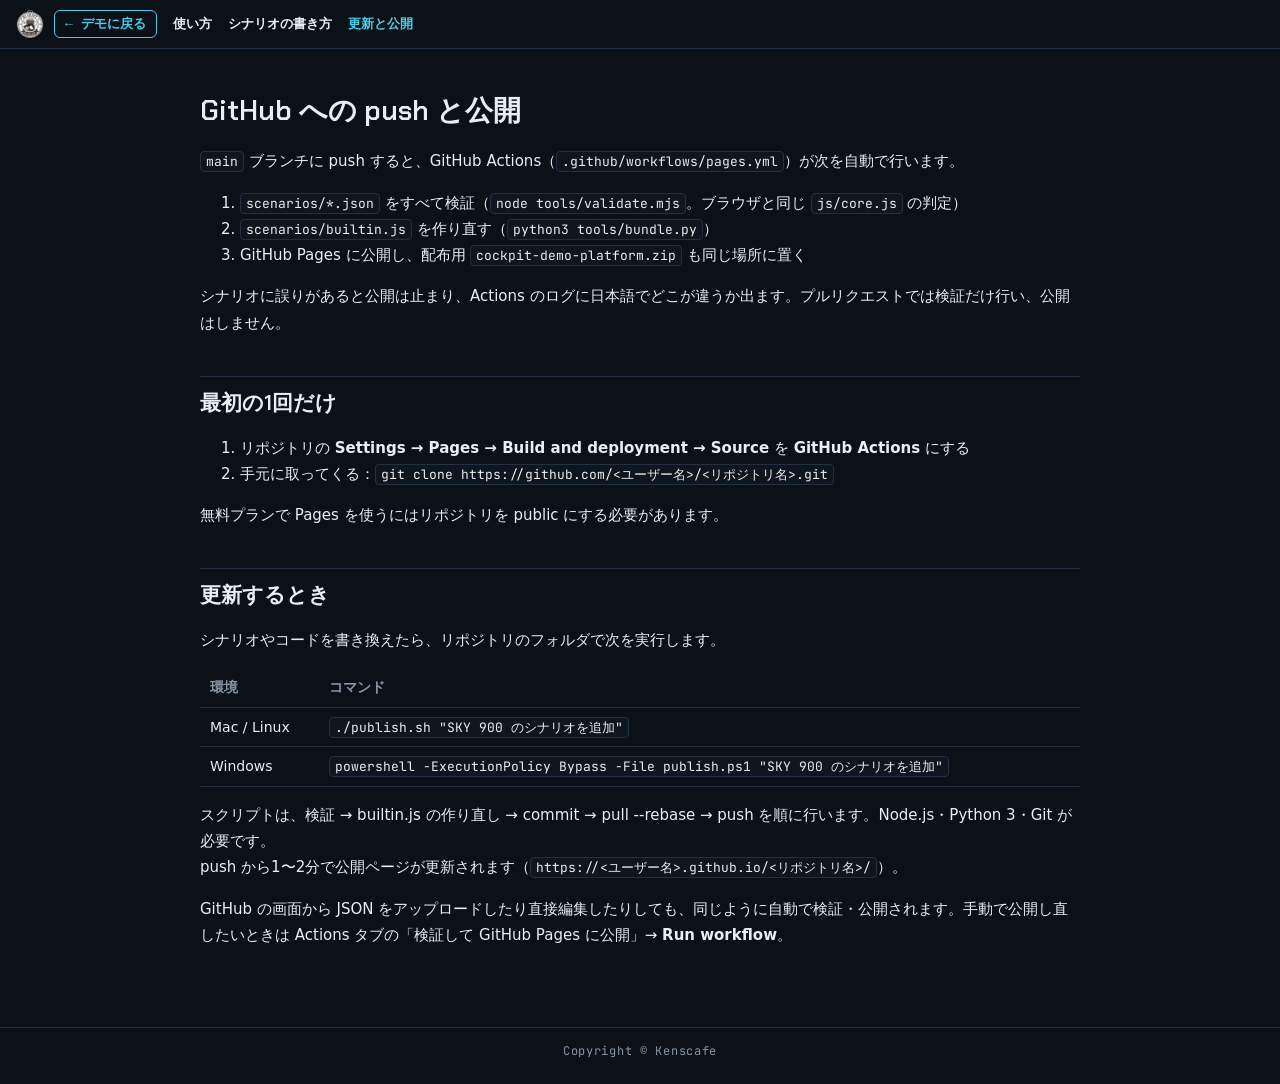
<file: docs/publishing.html>
<!doctype html>
<html lang="ja"><head><meta charset="utf-8"><meta name="viewport" content="width=device-width,initial-scale=1">
<title>GitHub への push と公開</title><link rel="stylesheet" href="../assets/fonts/fonts.css"><style>
:root { color-scheme: dark; --room:#0c1117; --card:#10161e; --rule:#223041; --edge:#2e3947; --fg:#e9eef4; --dim:#8796a8; --cyan:#45cdea;
  --f-display:"Chakra Petch","Noto Sans JP",system-ui,sans-serif; --f-body:"Noto Sans JP","Hiragino Sans","Yu Gothic",system-ui,sans-serif;
  --f-mono:"JetBrains Mono",ui-monospace,"SFMono-Regular",Menlo,monospace; }
html, body { background: var(--room); }
body { margin: 0; color: var(--fg); font: 15px/1.75 var(--f-body); }
.nav { position: sticky; top: 0; display: flex; gap: 16px; align-items: center; flex-wrap: wrap; padding: 10px 16px; background: rgba(12,17,23,.94);
  border-bottom: 1px solid var(--rule); font: 600 13px var(--f-mono); z-index: 1; }
.nav a { color: var(--fg); text-decoration: none; } .nav a:hover, .nav a[aria-current] { color: var(--cyan); }
.nav .back { border: 1px solid var(--cyan); color: var(--cyan); border-radius: 6px; padding: 4px 10px; }
main { max-width: 880px; margin: 0 auto; padding: 24px 16px 64px; }
h1, h2, h3 { font-family: var(--f-display); line-height: 1.35; } h1 { font-size: 28px; } h2 { font-size: 21px; margin-top: 40px; padding-top: 12px; border-top: 1px solid var(--rule); }
a { color: var(--cyan); } img { vertical-align: middle; max-width: 100%; }
code { font: 13px var(--f-mono); background: var(--card); border: 1px solid var(--rule); border-radius: 4px; padding: 1px 5px; overflow-wrap: anywhere; }
pre { background: var(--card); border: 1px solid var(--rule); border-radius: 8px; padding: 12px 14px; overflow-x: auto; }
pre code { border: 0; padding: 0; background: none; overflow-wrap: normal; }
.tbl { overflow-x: auto; } table { border-collapse: collapse; width: 100%; font-size: 14px; }
.nav .brand { width: 28px; height: 28px; margin-right: -6px; }
.copy { text-align: center; font: 12px/1.5 var(--f-mono); letter-spacing: .06em; color: var(--dim); padding: 14px 16px 24px; border-top: 1px solid var(--rule); }
th, td { border-bottom: 1px solid var(--rule); padding: 7px 10px; text-align: left; vertical-align: top; } th { color: var(--dim); font-weight: 600; white-space: nowrap; }
</style></head>
<body><nav class="nav"><img class="brand" src="../assets/img/kenscafe-logo.png" alt="AI CRAFT Kenscafe" width="28" height="28"><a class="back" href="../index.html">← デモに戻る</a><a href="../readme.html">使い方</a><a href="../docs/scenario-format.html">シナリオの書き方</a><a href="../docs/publishing.html" aria-current=page>更新と公開</a></nav>
<main>
<h1 id="github-への-push-と公開">GitHub への push と公開</h1>
<p><code>main</code> ブランチに push すると、GitHub Actions（<code>.github/workflows/pages.yml</code>）が次を自動で行います。</p>
<ol><li><code>scenarios/*.json</code> をすべて検証（<code>node tools/validate.mjs</code>。ブラウザと同じ <code>js/core.js</code> の判定）</li><li><code>scenarios/builtin.js</code> を作り直す（<code>python3 tools/bundle.py</code>）</li><li>GitHub Pages に公開し、配布用 <code>cockpit-demo-platform.zip</code> も同じ場所に置く</li></ol>
<p>シナリオに誤りがあると公開は止まり、Actions のログに日本語でどこが違うか出ます。プルリクエストでは検証だけ行い、公開はしません。</p>
<h2 id="最初の1回だけ">最初の1回だけ</h2>
<ol><li>リポジトリの <strong>Settings → Pages → Build and deployment → Source</strong> を <strong>GitHub Actions</strong> にする</li><li>手元に取ってくる：<code>git clone https://github.com/&lt;ユーザー名&gt;/&lt;リポジトリ名&gt;.git</code></li></ol>
<p>無料プランで Pages を使うにはリポジトリを public にする必要があります。</p>
<h2 id="更新するとき">更新するとき</h2>
<p>シナリオやコードを書き換えたら、リポジトリのフォルダで次を実行します。</p>
<div class="tbl"><table><thead><tr><th>環境</th><th>コマンド</th></tr></thead><tbody><tr><td>Mac / Linux</td><td><code>./publish.sh &quot;SKY 900 のシナリオを追加&quot;</code></td></tr><tr><td>Windows</td><td><code>powershell -ExecutionPolicy Bypass -File publish.ps1 &quot;SKY 900 のシナリオを追加&quot;</code></td></tr></tbody></table></div>
<p>スクリプトは、検証 → builtin.js の作り直し → commit → pull --rebase → push を順に行います。Node.js・Python 3・Git が必要です。<br>push から1〜2分で公開ページが更新されます（<code>https://&lt;ユーザー名&gt;.github.io/&lt;リポジトリ名&gt;/</code>）。</p>
<p>GitHub の画面から JSON をアップロードしたり直接編集したりしても、同じように自動で検証・公開されます。手動で公開し直したいときは Actions タブの「検証して GitHub Pages に公開」→ <strong>Run workflow</strong>。</p>
</main>
<footer class="copy">Copyright &copy; Kenscafe</footer></body></html>
</file>
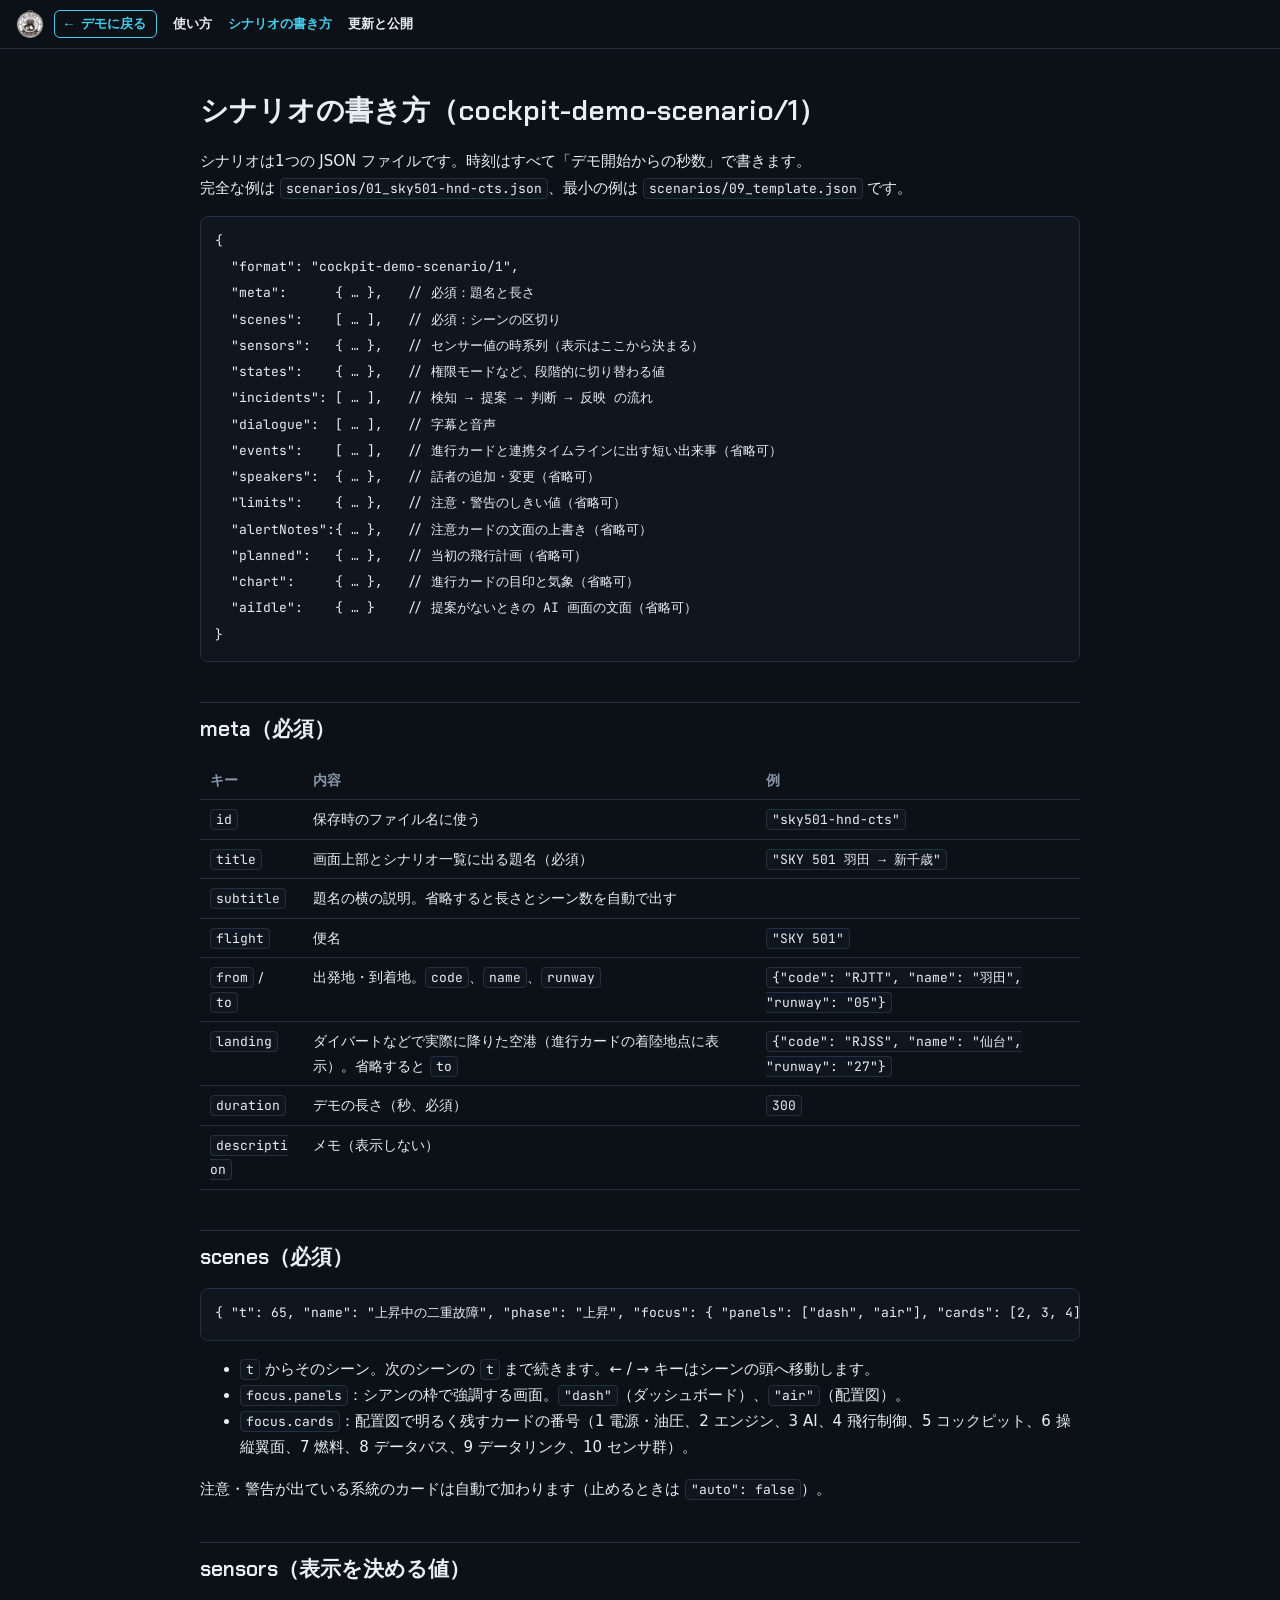
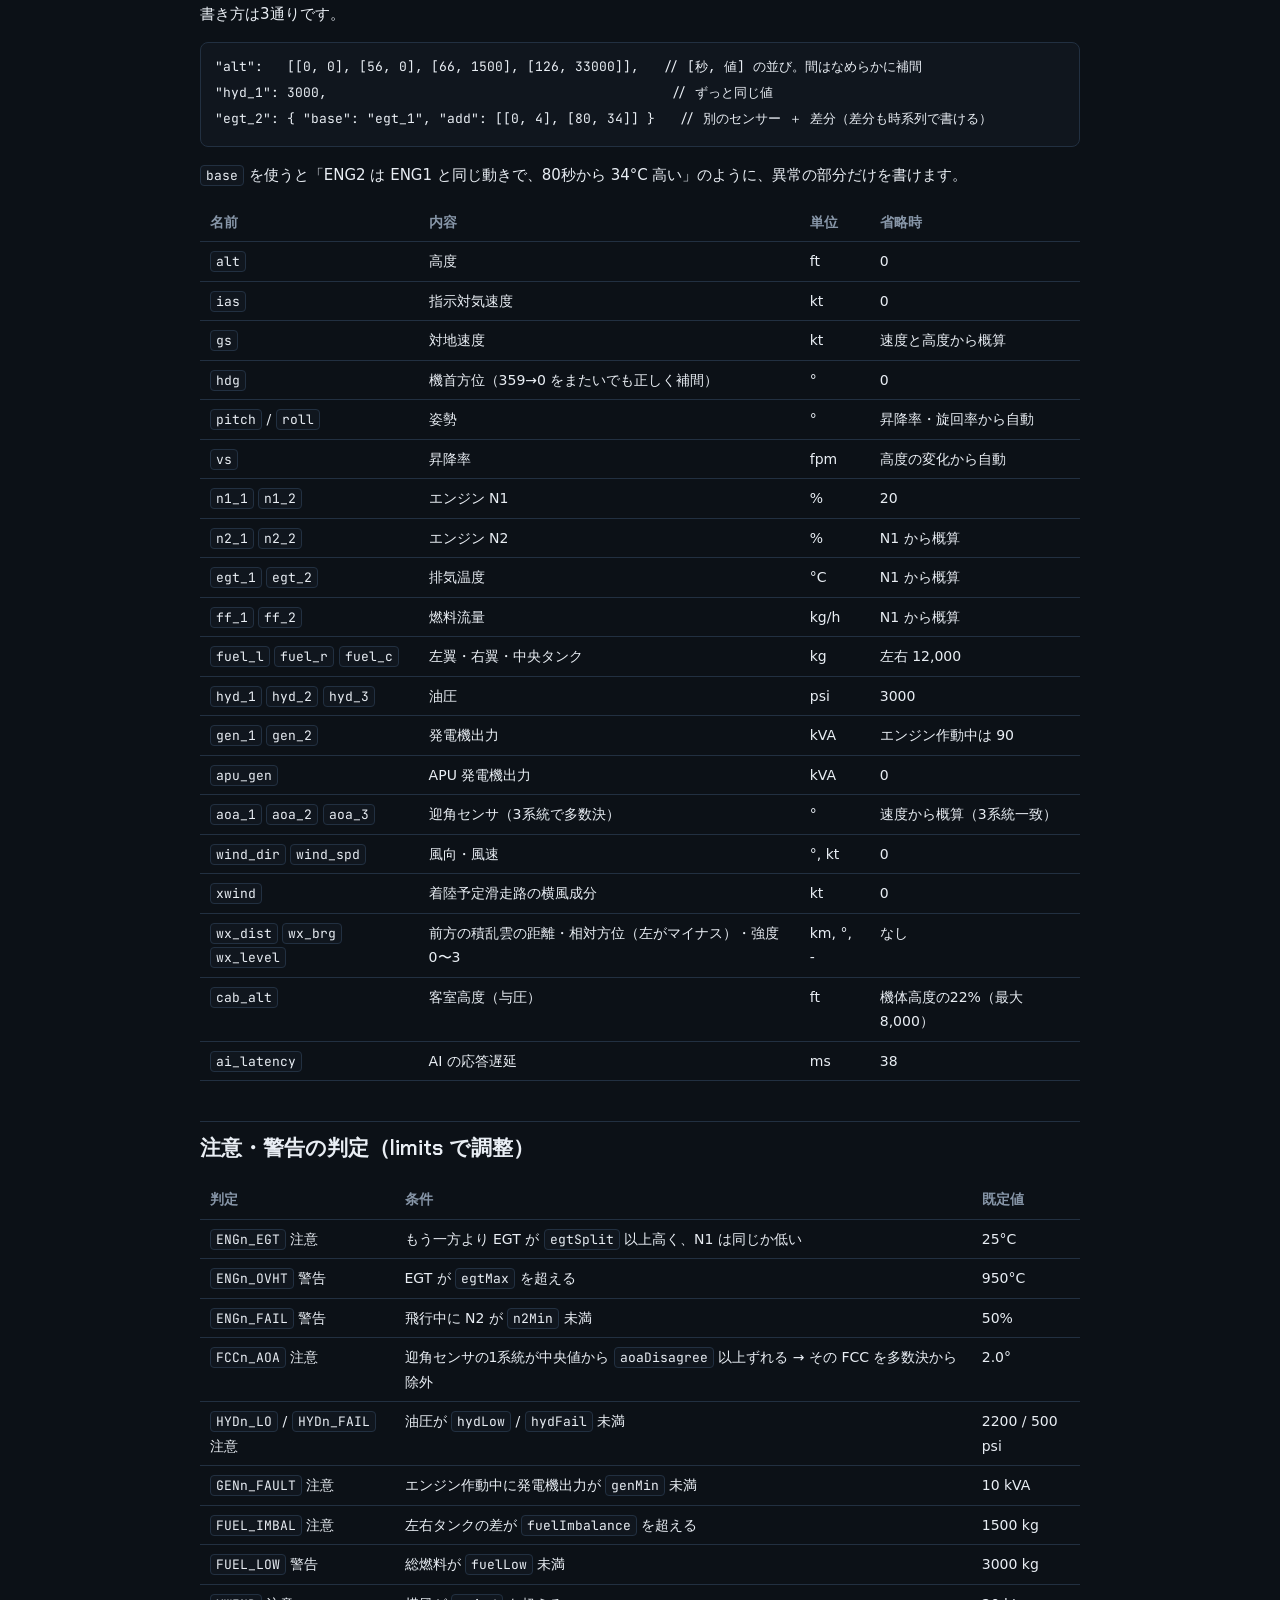
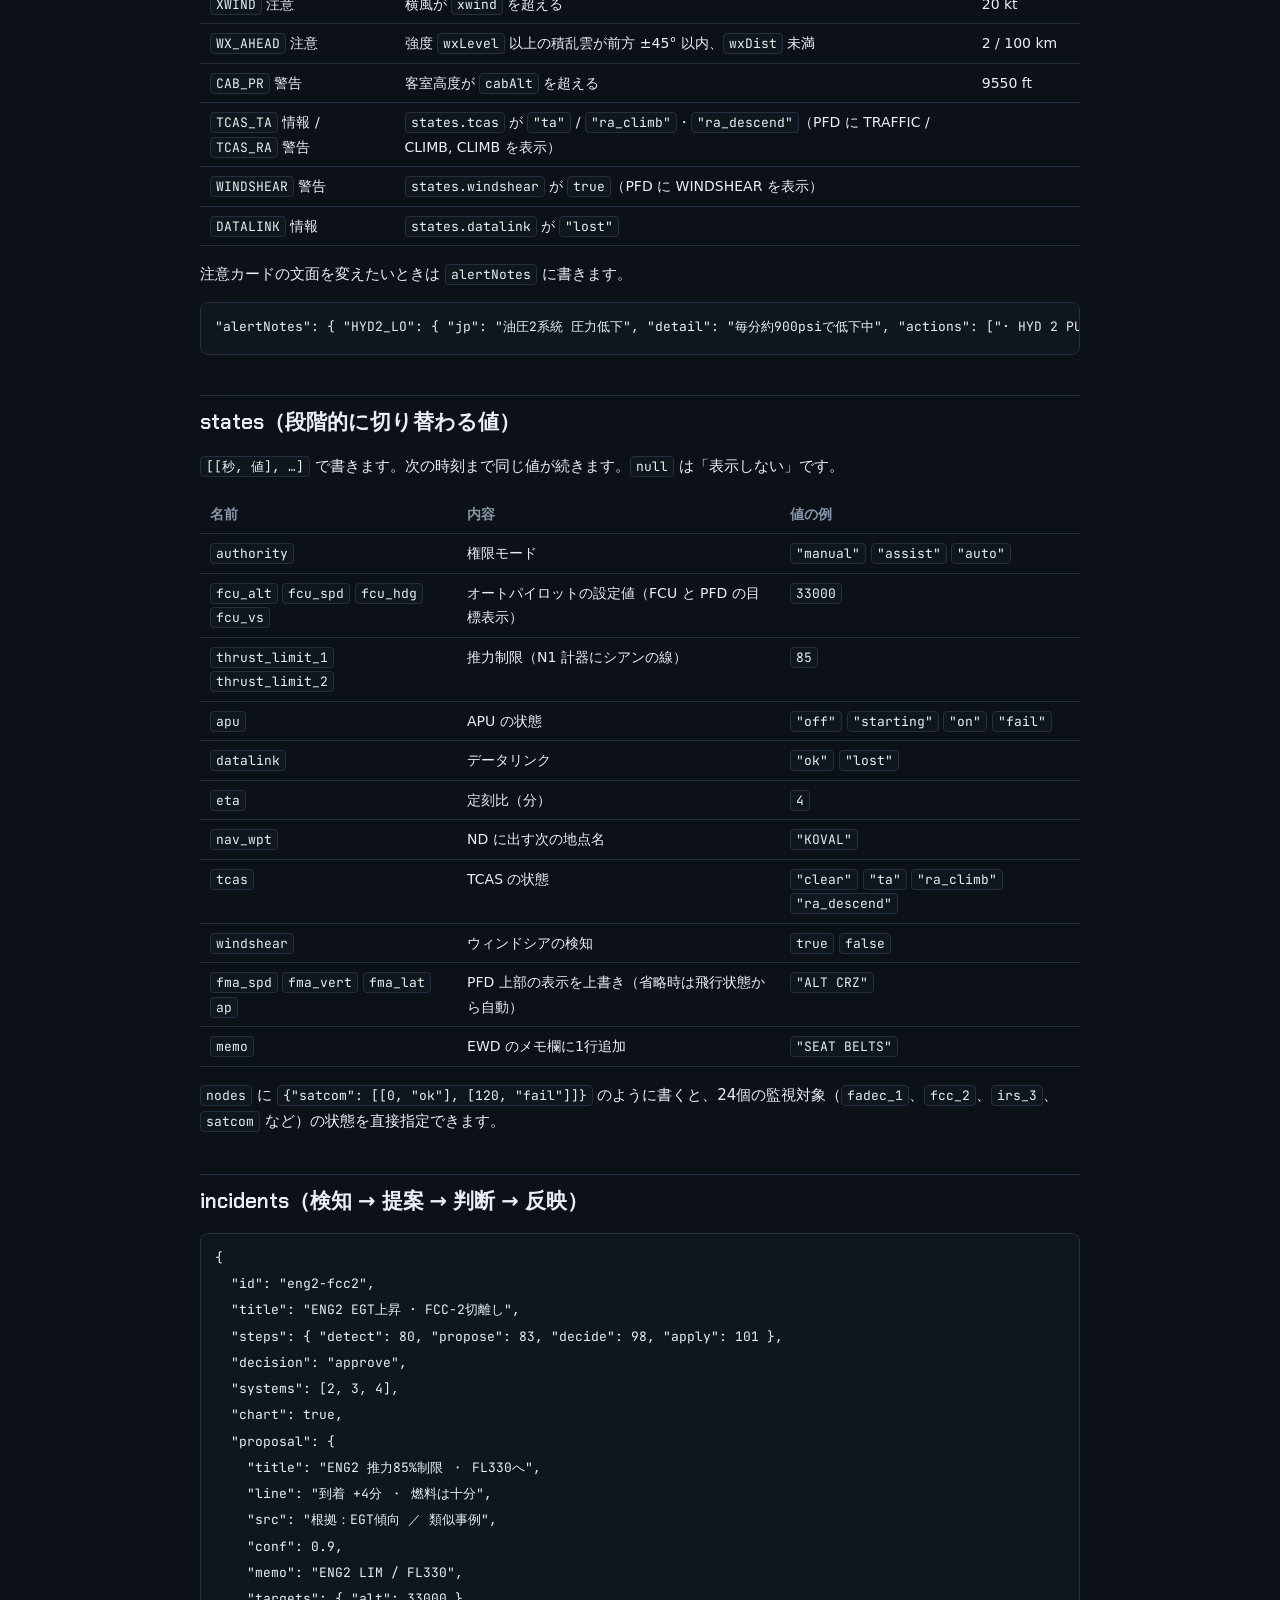
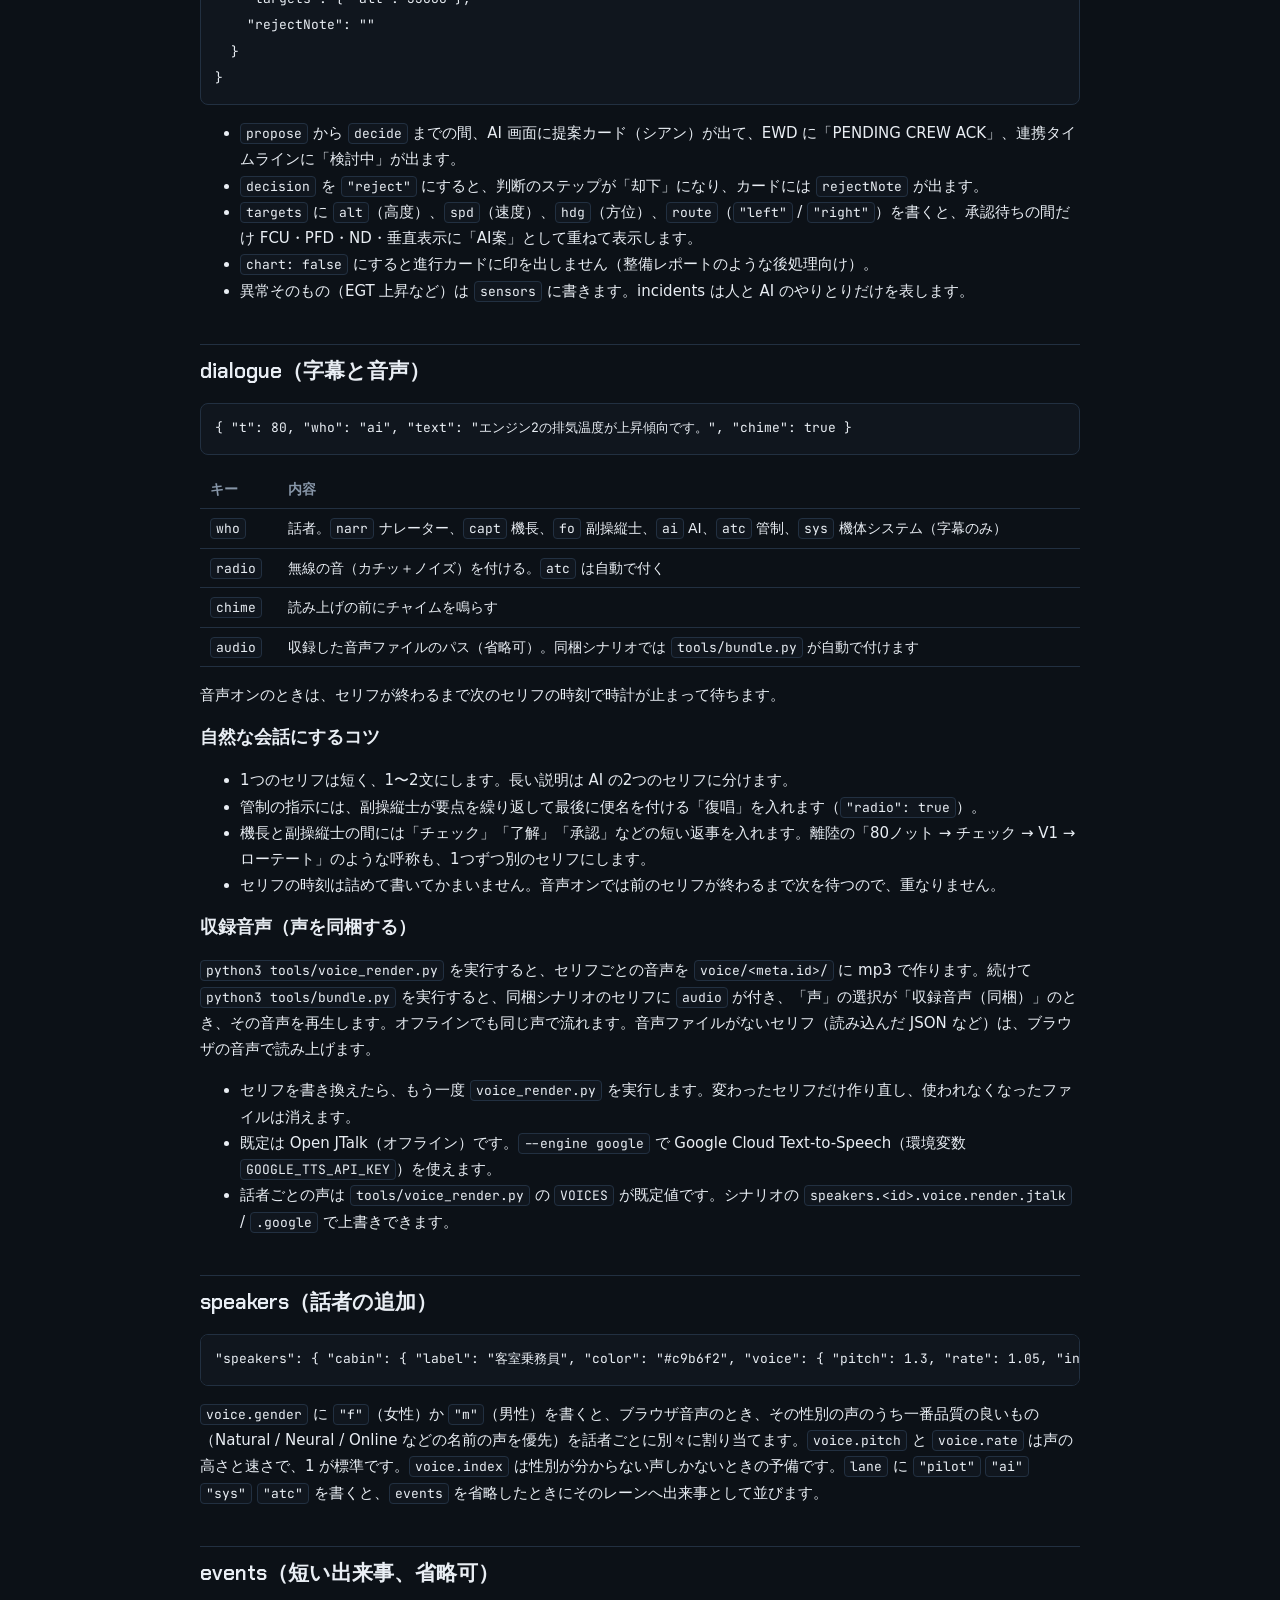
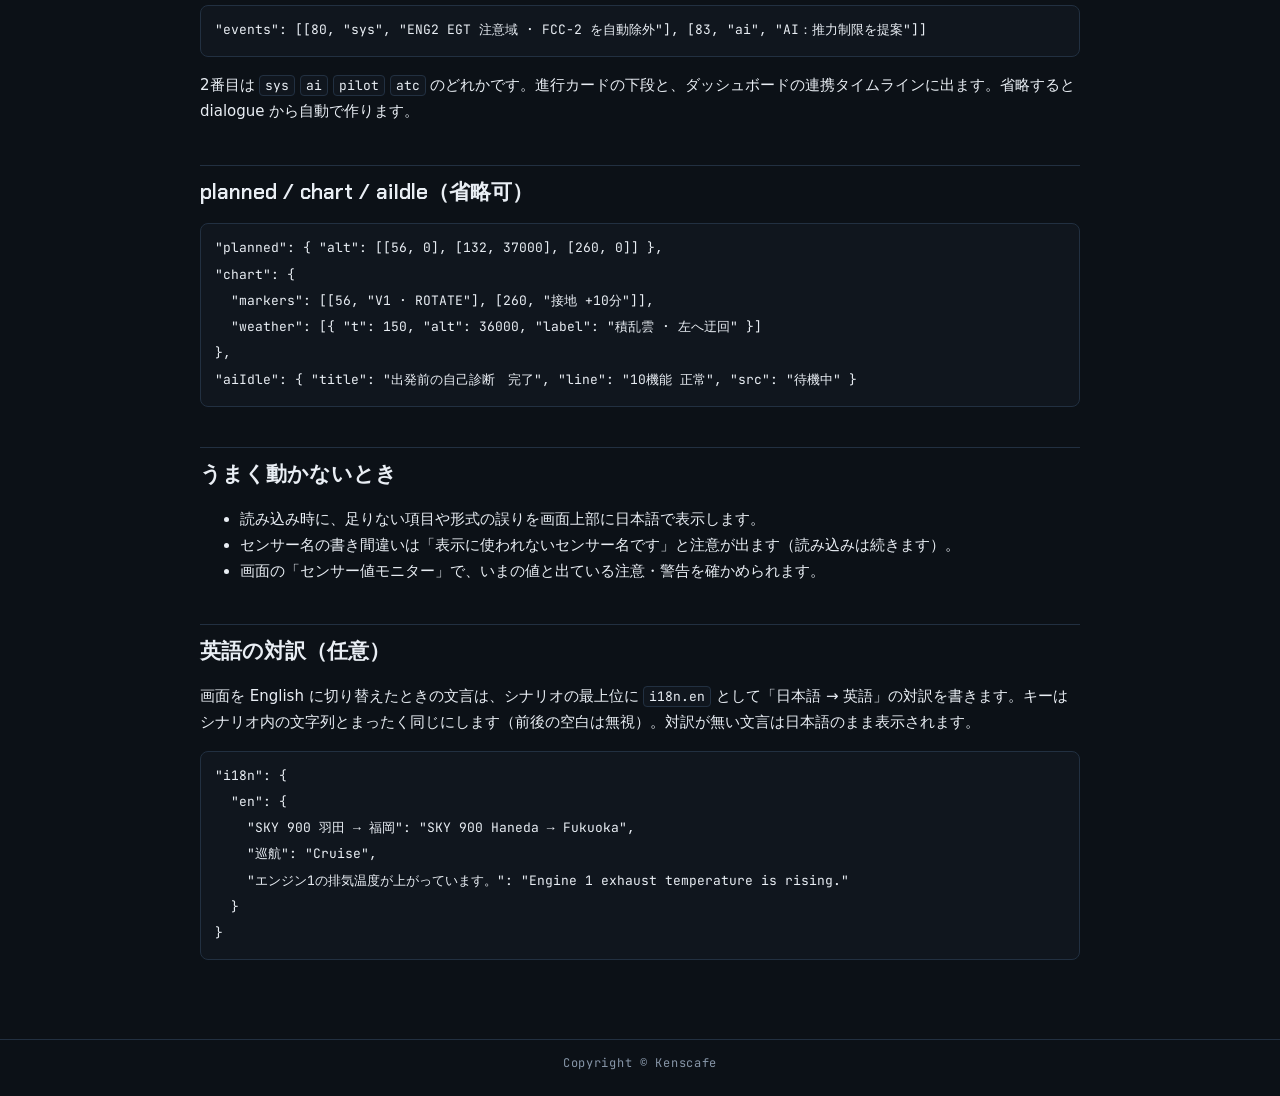
<file: docs/scenario-format.html>
<!doctype html>
<html lang="ja"><head><meta charset="utf-8"><meta name="viewport" content="width=device-width,initial-scale=1">
<title>シナリオの書き方（cockpit-demo-scenario/1）</title><link rel="stylesheet" href="../assets/fonts/fonts.css"><style>
:root { color-scheme: dark; --room:#0c1117; --card:#10161e; --rule:#223041; --edge:#2e3947; --fg:#e9eef4; --dim:#8796a8; --cyan:#45cdea;
  --f-display:"Chakra Petch","Noto Sans JP",system-ui,sans-serif; --f-body:"Noto Sans JP","Hiragino Sans","Yu Gothic",system-ui,sans-serif;
  --f-mono:"JetBrains Mono",ui-monospace,"SFMono-Regular",Menlo,monospace; }
html, body { background: var(--room); }
body { margin: 0; color: var(--fg); font: 15px/1.75 var(--f-body); }
.nav { position: sticky; top: 0; display: flex; gap: 16px; align-items: center; flex-wrap: wrap; padding: 10px 16px; background: rgba(12,17,23,.94);
  border-bottom: 1px solid var(--rule); font: 600 13px var(--f-mono); z-index: 1; }
.nav a { color: var(--fg); text-decoration: none; } .nav a:hover, .nav a[aria-current] { color: var(--cyan); }
.nav .back { border: 1px solid var(--cyan); color: var(--cyan); border-radius: 6px; padding: 4px 10px; }
main { max-width: 880px; margin: 0 auto; padding: 24px 16px 64px; }
h1, h2, h3 { font-family: var(--f-display); line-height: 1.35; } h1 { font-size: 28px; } h2 { font-size: 21px; margin-top: 40px; padding-top: 12px; border-top: 1px solid var(--rule); }
a { color: var(--cyan); } img { vertical-align: middle; max-width: 100%; }
code { font: 13px var(--f-mono); background: var(--card); border: 1px solid var(--rule); border-radius: 4px; padding: 1px 5px; overflow-wrap: anywhere; }
pre { background: var(--card); border: 1px solid var(--rule); border-radius: 8px; padding: 12px 14px; overflow-x: auto; }
pre code { border: 0; padding: 0; background: none; overflow-wrap: normal; }
.tbl { overflow-x: auto; } table { border-collapse: collapse; width: 100%; font-size: 14px; }
.nav .brand { width: 28px; height: 28px; margin-right: -6px; }
.copy { text-align: center; font: 12px/1.5 var(--f-mono); letter-spacing: .06em; color: var(--dim); padding: 14px 16px 24px; border-top: 1px solid var(--rule); }
th, td { border-bottom: 1px solid var(--rule); padding: 7px 10px; text-align: left; vertical-align: top; } th { color: var(--dim); font-weight: 600; white-space: nowrap; }
</style></head>
<body><nav class="nav"><img class="brand" src="../assets/img/kenscafe-logo.png" alt="AI CRAFT Kenscafe" width="28" height="28"><a class="back" href="../index.html">← デモに戻る</a><a href="../readme.html">使い方</a><a href="../docs/scenario-format.html" aria-current=page>シナリオの書き方</a><a href="../docs/publishing.html">更新と公開</a></nav>
<main>
<h1 id="シナリオの書き方cockpit-demo-scenario/1">シナリオの書き方（cockpit-demo-scenario/1）</h1>
<p>シナリオは1つの JSON ファイルです。時刻はすべて「デモ開始からの秒数」で書きます。<br>完全な例は <code>scenarios/01_sky501-hnd-cts.json</code>、最小の例は <code>scenarios/09_template.json</code> です。</p>
<pre class="json"><code>{
  &quot;format&quot;: &quot;cockpit-demo-scenario/1&quot;,
  &quot;meta&quot;:      { … },   // 必須：題名と長さ
  &quot;scenes&quot;:    [ … ],   // 必須：シーンの区切り
  &quot;sensors&quot;:   { … },   // センサー値の時系列（表示はここから決まる）
  &quot;states&quot;:    { … },   // 権限モードなど、段階的に切り替わる値
  &quot;incidents&quot;: [ … ],   // 検知 → 提案 → 判断 → 反映 の流れ
  &quot;dialogue&quot;:  [ … ],   // 字幕と音声
  &quot;events&quot;:    [ … ],   // 進行カードと連携タイムラインに出す短い出来事（省略可）
  &quot;speakers&quot;:  { … },   // 話者の追加・変更（省略可）
  &quot;limits&quot;:    { … },   // 注意・警告のしきい値（省略可）
  &quot;alertNotes&quot;:{ … },   // 注意カードの文面の上書き（省略可）
  &quot;planned&quot;:   { … },   // 当初の飛行計画（省略可）
  &quot;chart&quot;:     { … },   // 進行カードの目印と気象（省略可）
  &quot;aiIdle&quot;:    { … }    // 提案がないときの AI 画面の文面（省略可）
}</code></pre>
<h2 id="meta必須">meta（必須）</h2>
<div class="tbl"><table><thead><tr><th>キー</th><th>内容</th><th>例</th></tr></thead><tbody><tr><td><code>id</code></td><td>保存時のファイル名に使う</td><td><code>&quot;sky501-hnd-cts&quot;</code></td></tr><tr><td><code>title</code></td><td>画面上部とシナリオ一覧に出る題名（必須）</td><td><code>&quot;SKY 501 羽田 → 新千歳&quot;</code></td></tr><tr><td><code>subtitle</code></td><td>題名の横の説明。省略すると長さとシーン数を自動で出す</td><td></td></tr><tr><td><code>flight</code></td><td>便名</td><td><code>&quot;SKY 501&quot;</code></td></tr><tr><td><code>from</code> / <code>to</code></td><td>出発地・到着地。<code>code</code>、<code>name</code>、<code>runway</code></td><td><code>{&quot;code&quot;: &quot;RJTT&quot;, &quot;name&quot;: &quot;羽田&quot;, &quot;runway&quot;: &quot;05&quot;}</code></td></tr><tr><td><code>landing</code></td><td>ダイバートなどで実際に降りた空港（進行カードの着陸地点に表示）。省略すると <code>to</code></td><td><code>{&quot;code&quot;: &quot;RJSS&quot;, &quot;name&quot;: &quot;仙台&quot;, &quot;runway&quot;: &quot;27&quot;}</code></td></tr><tr><td><code>duration</code></td><td>デモの長さ（秒、必須）</td><td><code>300</code></td></tr><tr><td><code>description</code></td><td>メモ（表示しない）</td><td></td></tr></tbody></table></div>
<h2 id="scenes必須">scenes（必須）</h2>
<pre class="json"><code>{ &quot;t&quot;: 65, &quot;name&quot;: &quot;上昇中の二重故障&quot;, &quot;phase&quot;: &quot;上昇&quot;, &quot;focus&quot;: { &quot;panels&quot;: [&quot;dash&quot;, &quot;air&quot;], &quot;cards&quot;: [2, 3, 4] } }</code></pre>
<ul><li><code>t</code> からそのシーン。次のシーンの <code>t</code> まで続きます。← / → キーはシーンの頭へ移動します。</li><li><code>focus.panels</code>：シアンの枠で強調する画面。<code>&quot;dash&quot;</code>（ダッシュボード）、<code>&quot;air&quot;</code>（配置図）。</li><li><code>focus.cards</code>：配置図で明るく残すカードの番号（1 電源・油圧、2 エンジン、3 AI、4 飛行制御、5 コックピット、6 操縦翼面、7 燃料、8 データバス、9 データリンク、10 センサ群）。</li></ul>
<p>注意・警告が出ている系統のカードは自動で加わります（止めるときは <code>&quot;auto&quot;: false</code>）。</p>
<h2 id="sensors表示を決める値">sensors（表示を決める値）</h2>
<p>書き方は3通りです。</p>
<pre class="json"><code>&quot;alt&quot;:   [[0, 0], [56, 0], [66, 1500], [126, 33000]],   // [秒, 値] の並び。間はなめらかに補間
&quot;hyd_1&quot;: 3000,                                           // ずっと同じ値
&quot;egt_2&quot;: { &quot;base&quot;: &quot;egt_1&quot;, &quot;add&quot;: [[0, 4], [80, 34]] }   // 別のセンサー ＋ 差分（差分も時系列で書ける）</code></pre>
<p><code>base</code> を使うと「ENG2 は ENG1 と同じ動きで、80秒から 34°C 高い」のように、異常の部分だけを書けます。</p>
<div class="tbl"><table><thead><tr><th>名前</th><th>内容</th><th>単位</th><th>省略時</th></tr></thead><tbody><tr><td><code>alt</code></td><td>高度</td><td>ft</td><td>0</td></tr><tr><td><code>ias</code></td><td>指示対気速度</td><td>kt</td><td>0</td></tr><tr><td><code>gs</code></td><td>対地速度</td><td>kt</td><td>速度と高度から概算</td></tr><tr><td><code>hdg</code></td><td>機首方位（359→0 をまたいでも正しく補間）</td><td>°</td><td>0</td></tr><tr><td><code>pitch</code> / <code>roll</code></td><td>姿勢</td><td>°</td><td>昇降率・旋回率から自動</td></tr><tr><td><code>vs</code></td><td>昇降率</td><td>fpm</td><td>高度の変化から自動</td></tr><tr><td><code>n1_1</code> <code>n1_2</code></td><td>エンジン N1</td><td>%</td><td>20</td></tr><tr><td><code>n2_1</code> <code>n2_2</code></td><td>エンジン N2</td><td>%</td><td>N1 から概算</td></tr><tr><td><code>egt_1</code> <code>egt_2</code></td><td>排気温度</td><td>°C</td><td>N1 から概算</td></tr><tr><td><code>ff_1</code> <code>ff_2</code></td><td>燃料流量</td><td>kg/h</td><td>N1 から概算</td></tr><tr><td><code>fuel_l</code> <code>fuel_r</code> <code>fuel_c</code></td><td>左翼・右翼・中央タンク</td><td>kg</td><td>左右 12,000</td></tr><tr><td><code>hyd_1</code> <code>hyd_2</code> <code>hyd_3</code></td><td>油圧</td><td>psi</td><td>3000</td></tr><tr><td><code>gen_1</code> <code>gen_2</code></td><td>発電機出力</td><td>kVA</td><td>エンジン作動中は 90</td></tr><tr><td><code>apu_gen</code></td><td>APU 発電機出力</td><td>kVA</td><td>0</td></tr><tr><td><code>aoa_1</code> <code>aoa_2</code> <code>aoa_3</code></td><td>迎角センサ（3系統で多数決）</td><td>°</td><td>速度から概算（3系統一致）</td></tr><tr><td><code>wind_dir</code> <code>wind_spd</code></td><td>風向・風速</td><td>°, kt</td><td>0</td></tr><tr><td><code>xwind</code></td><td>着陸予定滑走路の横風成分</td><td>kt</td><td>0</td></tr><tr><td><code>wx_dist</code> <code>wx_brg</code> <code>wx_level</code></td><td>前方の積乱雲の距離・相対方位（左がマイナス）・強度 0〜3</td><td>km, °, -</td><td>なし</td></tr><tr><td><code>cab_alt</code></td><td>客室高度（与圧）</td><td>ft</td><td>機体高度の22%（最大 8,000）</td></tr><tr><td><code>ai_latency</code></td><td>AI の応答遅延</td><td>ms</td><td>38</td></tr></tbody></table></div>
<h2 id="注意・警告の判定limits-で調整">注意・警告の判定（limits で調整）</h2>
<div class="tbl"><table><thead><tr><th>判定</th><th>条件</th><th>既定値</th></tr></thead><tbody><tr><td><code>ENGn_EGT</code> 注意</td><td>もう一方より EGT が <code>egtSplit</code> 以上高く、N1 は同じか低い</td><td>25°C</td></tr><tr><td><code>ENGn_OVHT</code> 警告</td><td>EGT が <code>egtMax</code> を超える</td><td>950°C</td></tr><tr><td><code>ENGn_FAIL</code> 警告</td><td>飛行中に N2 が <code>n2Min</code> 未満</td><td>50%</td></tr><tr><td><code>FCCn_AOA</code> 注意</td><td>迎角センサの1系統が中央値から <code>aoaDisagree</code> 以上ずれる → その FCC を多数決から除外</td><td>2.0°</td></tr><tr><td><code>HYDn_LO</code> / <code>HYDn_FAIL</code> 注意</td><td>油圧が <code>hydLow</code> / <code>hydFail</code> 未満</td><td>2200 / 500 psi</td></tr><tr><td><code>GENn_FAULT</code> 注意</td><td>エンジン作動中に発電機出力が <code>genMin</code> 未満</td><td>10 kVA</td></tr><tr><td><code>FUEL_IMBAL</code> 注意</td><td>左右タンクの差が <code>fuelImbalance</code> を超える</td><td>1500 kg</td></tr><tr><td><code>FUEL_LOW</code> 警告</td><td>総燃料が <code>fuelLow</code> 未満</td><td>3000 kg</td></tr><tr><td><code>XWIND</code> 注意</td><td>横風が <code>xwind</code> を超える</td><td>20 kt</td></tr><tr><td><code>WX_AHEAD</code> 注意</td><td>強度 <code>wxLevel</code> 以上の積乱雲が前方 ±45° 以内、<code>wxDist</code> 未満</td><td>2 / 100 km</td></tr><tr><td><code>CAB_PR</code> 警告</td><td>客室高度が <code>cabAlt</code> を超える</td><td>9550 ft</td></tr><tr><td><code>TCAS_TA</code> 情報 / <code>TCAS_RA</code> 警告</td><td><code>states.tcas</code> が <code>&quot;ta&quot;</code> / <code>&quot;ra_climb&quot;</code>・<code>&quot;ra_descend&quot;</code>（PFD に TRAFFIC / CLIMB, CLIMB を表示）</td><td></td></tr><tr><td><code>WINDSHEAR</code> 警告</td><td><code>states.windshear</code> が <code>true</code>（PFD に WINDSHEAR を表示）</td><td></td></tr><tr><td><code>DATALINK</code> 情報</td><td><code>states.datalink</code> が <code>&quot;lost&quot;</code></td><td></td></tr></tbody></table></div>
<p>注意カードの文面を変えたいときは <code>alertNotes</code> に書きます。</p>
<pre class="json"><code>&quot;alertNotes&quot;: { &quot;HYD2_LO&quot;: { &quot;jp&quot;: &quot;油圧2系統 圧力低下&quot;, &quot;detail&quot;: &quot;毎分約900psiで低下中&quot;, &quot;actions&quot;: [&quot;· HYD 2 PUMP .... OFF&quot;] } }</code></pre>
<h2 id="states段階的に切り替わる値">states（段階的に切り替わる値）</h2>
<p><code>[[秒, 値], …]</code> で書きます。次の時刻まで同じ値が続きます。<code>null</code> は「表示しない」です。</p>
<div class="tbl"><table><thead><tr><th>名前</th><th>内容</th><th>値の例</th></tr></thead><tbody><tr><td><code>authority</code></td><td>権限モード</td><td><code>&quot;manual&quot;</code> <code>&quot;assist&quot;</code> <code>&quot;auto&quot;</code></td></tr><tr><td><code>fcu_alt</code> <code>fcu_spd</code> <code>fcu_hdg</code> <code>fcu_vs</code></td><td>オートパイロットの設定値（FCU と PFD の目標表示）</td><td><code>33000</code></td></tr><tr><td><code>thrust_limit_1</code> <code>thrust_limit_2</code></td><td>推力制限（N1 計器にシアンの線）</td><td><code>85</code></td></tr><tr><td><code>apu</code></td><td>APU の状態</td><td><code>&quot;off&quot;</code> <code>&quot;starting&quot;</code> <code>&quot;on&quot;</code> <code>&quot;fail&quot;</code></td></tr><tr><td><code>datalink</code></td><td>データリンク</td><td><code>&quot;ok&quot;</code> <code>&quot;lost&quot;</code></td></tr><tr><td><code>eta</code></td><td>定刻比（分）</td><td><code>4</code></td></tr><tr><td><code>nav_wpt</code></td><td>ND に出す次の地点名</td><td><code>&quot;KOVAL&quot;</code></td></tr><tr><td><code>tcas</code></td><td>TCAS の状態</td><td><code>&quot;clear&quot;</code> <code>&quot;ta&quot;</code> <code>&quot;ra_climb&quot;</code> <code>&quot;ra_descend&quot;</code></td></tr><tr><td><code>windshear</code></td><td>ウィンドシアの検知</td><td><code>true</code> <code>false</code></td></tr><tr><td><code>fma_spd</code> <code>fma_vert</code> <code>fma_lat</code> <code>ap</code></td><td>PFD 上部の表示を上書き（省略時は飛行状態から自動）</td><td><code>&quot;ALT CRZ&quot;</code></td></tr><tr><td><code>memo</code></td><td>EWD のメモ欄に1行追加</td><td><code>&quot;SEAT BELTS&quot;</code></td></tr></tbody></table></div>
<p><code>nodes</code> に <code>{&quot;satcom&quot;: [[0, &quot;ok&quot;], [120, &quot;fail&quot;]]}</code> のように書くと、24個の監視対象（<code>fadec_1</code>、<code>fcc_2</code>、<code>irs_3</code>、<code>satcom</code> など）の状態を直接指定できます。</p>
<h2 id="incidents検知-→-提案-→-判断-→-反映">incidents（検知 → 提案 → 判断 → 反映）</h2>
<pre class="json"><code>{
  &quot;id&quot;: &quot;eng2-fcc2&quot;,
  &quot;title&quot;: &quot;ENG2 EGT上昇 · FCC-2切離し&quot;,
  &quot;steps&quot;: { &quot;detect&quot;: 80, &quot;propose&quot;: 83, &quot;decide&quot;: 98, &quot;apply&quot;: 101 },
  &quot;decision&quot;: &quot;approve&quot;,
  &quot;systems&quot;: [2, 3, 4],
  &quot;chart&quot;: true,
  &quot;proposal&quot;: {
    &quot;title&quot;: &quot;ENG2 推力85%制限 ・ FL330へ&quot;,
    &quot;line&quot;: &quot;到着 +4分 ・ 燃料は十分&quot;,
    &quot;src&quot;: &quot;根拠：EGT傾向 ／ 類似事例&quot;,
    &quot;conf&quot;: 0.9,
    &quot;memo&quot;: &quot;ENG2 LIM / FL330&quot;,
    &quot;targets&quot;: { &quot;alt&quot;: 33000 },
    &quot;rejectNote&quot;: &quot;&quot;
  }
}</code></pre>
<ul><li><code>propose</code> から <code>decide</code> までの間、AI 画面に提案カード（シアン）が出て、EWD に「PENDING CREW ACK」、連携タイムラインに「検討中」が出ます。</li><li><code>decision</code> を <code>&quot;reject&quot;</code> にすると、判断のステップが「却下」になり、カードには <code>rejectNote</code> が出ます。</li><li><code>targets</code> に <code>alt</code>（高度）、<code>spd</code>（速度）、<code>hdg</code>（方位）、<code>route</code>（<code>&quot;left&quot;</code> / <code>&quot;right&quot;</code>）を書くと、承認待ちの間だけ FCU・PFD・ND・垂直表示に「AI案」として重ねて表示します。</li><li><code>chart: false</code> にすると進行カードに印を出しません（整備レポートのような後処理向け）。</li><li>異常そのもの（EGT 上昇など）は <code>sensors</code> に書きます。incidents は人と AI のやりとりだけを表します。</li></ul>
<h2 id="dialogue字幕と音声">dialogue（字幕と音声）</h2>
<pre class="json"><code>{ &quot;t&quot;: 80, &quot;who&quot;: &quot;ai&quot;, &quot;text&quot;: &quot;エンジン2の排気温度が上昇傾向です。&quot;, &quot;chime&quot;: true }</code></pre>
<div class="tbl"><table><thead><tr><th>キー</th><th>内容</th></tr></thead><tbody><tr><td><code>who</code></td><td>話者。<code>narr</code> ナレーター、<code>capt</code> 機長、<code>fo</code> 副操縦士、<code>ai</code> AI、<code>atc</code> 管制、<code>sys</code> 機体システム（字幕のみ）</td></tr><tr><td><code>radio</code></td><td>無線の音（カチッ＋ノイズ）を付ける。<code>atc</code> は自動で付く</td></tr><tr><td><code>chime</code></td><td>読み上げの前にチャイムを鳴らす</td></tr><tr><td><code>audio</code></td><td>収録した音声ファイルのパス（省略可）。同梱シナリオでは <code>tools/bundle.py</code> が自動で付けます</td></tr></tbody></table></div>
<p>音声オンのときは、セリフが終わるまで次のセリフの時刻で時計が止まって待ちます。</p>
<h3 id="自然な会話にするコツ">自然な会話にするコツ</h3>
<ul><li>1つのセリフは短く、1〜2文にします。長い説明は AI の2つのセリフに分けます。</li><li>管制の指示には、副操縦士が要点を繰り返して最後に便名を付ける「復唱」を入れます（<code>&quot;radio&quot;: true</code>）。</li><li>機長と副操縦士の間には「チェック」「了解」「承認」などの短い返事を入れます。離陸の「80ノット → チェック → V1 → ローテート」のような呼称も、1つずつ別のセリフにします。</li><li>セリフの時刻は詰めて書いてかまいません。音声オンでは前のセリフが終わるまで次を待つので、重なりません。</li></ul>
<h3 id="収録音声声を同梱する">収録音声（声を同梱する）</h3>
<p><code>python3 tools/voice_render.py</code> を実行すると、セリフごとの音声を <code>voice/&lt;meta.id&gt;/</code> に mp3 で作ります。続けて <code>python3 tools/bundle.py</code> を実行すると、同梱シナリオのセリフに <code>audio</code> が付き、「声」の選択が「収録音声（同梱）」のとき、その音声を再生します。オフラインでも同じ声で流れます。音声ファイルがないセリフ（読み込んだ JSON など）は、ブラウザの音声で読み上げます。</p>
<ul><li>セリフを書き換えたら、もう一度 <code>voice_render.py</code> を実行します。変わったセリフだけ作り直し、使われなくなったファイルは消えます。</li><li>既定は Open JTalk（オフライン）です。<code>--engine google</code> で Google Cloud Text-to-Speech（環境変数 <code>GOOGLE_TTS_API_KEY</code>）を使えます。</li><li>話者ごとの声は <code>tools/voice_render.py</code> の <code>VOICES</code> が既定値です。シナリオの <code>speakers.&lt;id&gt;.voice.render.jtalk</code> / <code>.google</code> で上書きできます。</li></ul>
<h2 id="speakers話者の追加">speakers（話者の追加）</h2>
<pre class="json"><code>&quot;speakers&quot;: { &quot;cabin&quot;: { &quot;label&quot;: &quot;客室乗務員&quot;, &quot;color&quot;: &quot;#c9b6f2&quot;, &quot;voice&quot;: { &quot;pitch&quot;: 1.3, &quot;rate&quot;: 1.05, &quot;index&quot;: 0 } } }</code></pre>
<p><code>voice.gender</code> に <code>&quot;f&quot;</code>（女性）か <code>&quot;m&quot;</code>（男性）を書くと、ブラウザ音声のとき、その性別の声のうち一番品質の良いもの（Natural / Neural / Online などの名前の声を優先）を話者ごとに別々に割り当てます。<code>voice.pitch</code> と <code>voice.rate</code> は声の高さと速さで、1 が標準です。<code>voice.index</code> は性別が分からない声しかないときの予備です。<code>lane</code> に <code>&quot;pilot&quot;</code> <code>&quot;ai&quot;</code> <code>&quot;sys&quot;</code> <code>&quot;atc&quot;</code> を書くと、<code>events</code> を省略したときにそのレーンへ出来事として並びます。</p>
<h2 id="events短い出来事、省略可">events（短い出来事、省略可）</h2>
<pre class="json"><code>&quot;events&quot;: [[80, &quot;sys&quot;, &quot;ENG2 EGT 注意域 · FCC-2 を自動除外&quot;], [83, &quot;ai&quot;, &quot;AI：推力制限を提案&quot;]]</code></pre>
<p>2番目は <code>sys</code> <code>ai</code> <code>pilot</code> <code>atc</code> のどれかです。進行カードの下段と、ダッシュボードの連携タイムラインに出ます。省略すると dialogue から自動で作ります。</p>
<h2 id="planned-/-chart-/-aiidle省略可">planned / chart / aiIdle（省略可）</h2>
<pre class="json"><code>&quot;planned&quot;: { &quot;alt&quot;: [[56, 0], [132, 37000], [260, 0]] },
&quot;chart&quot;: {
  &quot;markers&quot;: [[56, &quot;V1 · ROTATE&quot;], [260, &quot;接地 +10分&quot;]],
  &quot;weather&quot;: [{ &quot;t&quot;: 150, &quot;alt&quot;: 36000, &quot;label&quot;: &quot;積乱雲 · 左へ迂回&quot; }]
},
&quot;aiIdle&quot;: { &quot;title&quot;: &quot;出発前の自己診断　完了&quot;, &quot;line&quot;: &quot;10機能 正常&quot;, &quot;src&quot;: &quot;待機中&quot; }</code></pre>
<h2 id="うまく動かないとき">うまく動かないとき</h2>
<ul><li>読み込み時に、足りない項目や形式の誤りを画面上部に日本語で表示します。</li><li>センサー名の書き間違いは「表示に使われないセンサー名です」と注意が出ます（読み込みは続きます）。</li><li>画面の「センサー値モニター」で、いまの値と出ている注意・警告を確かめられます。</li></ul>
<h2 id="英語の対訳任意">英語の対訳（任意）</h2>
<p>画面を English に切り替えたときの文言は、シナリオの最上位に <code>i18n.en</code> として「日本語 → 英語」の対訳を書きます。キーはシナリオ内の文字列とまったく同じにします（前後の空白は無視）。対訳が無い文言は日本語のまま表示されます。</p>
<pre class="json"><code>&quot;i18n&quot;: {
  &quot;en&quot;: {
    &quot;SKY 900 羽田 → 福岡&quot;: &quot;SKY 900 Haneda → Fukuoka&quot;,
    &quot;巡航&quot;: &quot;Cruise&quot;,
    &quot;エンジン1の排気温度が上がっています。&quot;: &quot;Engine 1 exhaust temperature is rising.&quot;
  }
}</code></pre>
</main>
<footer class="copy">Copyright &copy; Kenscafe</footer></body></html>
</file>
<file: assets/fonts/fonts.css>
/* latin-ext */
@font-face {
  font-family: 'Chakra Petch';
  font-style: normal;
  font-weight: 500;
  font-display: swap;
  src: url(ChakraPetch-500-latin-ext.woff2) format('woff2');
  unicode-range: U+0100-02BA, U+02BD-02C5, U+02C7-02CC, U+02CE-02D7, U+02DD-02FF, U+0304, U+0308, U+0329, U+1D00-1DBF, U+1E00-1E9F, U+1EF2-1EFF, U+2020, U+20A0-20AB, U+20AD-20C4, U+2113, U+2C60-2C7F, U+A720-A7FF;
}
/* latin */
@font-face {
  font-family: 'Chakra Petch';
  font-style: normal;
  font-weight: 500;
  font-display: swap;
  src: url(ChakraPetch-500-latin.woff2) format('woff2');
  unicode-range: U+0000-00FF, U+0131, U+0152-0153, U+02BB-02BC, U+02C6, U+02DA, U+02DC, U+0304, U+0308, U+0329, U+2000-206F, U+20AC, U+2122, U+2191, U+2193, U+2212, U+2215, U+FEFF, U+FFFD;
}
/* latin-ext */
@font-face {
  font-family: 'Chakra Petch';
  font-style: normal;
  font-weight: 600;
  font-display: swap;
  src: url(ChakraPetch-600-latin-ext.woff2) format('woff2');
  unicode-range: U+0100-02BA, U+02BD-02C5, U+02C7-02CC, U+02CE-02D7, U+02DD-02FF, U+0304, U+0308, U+0329, U+1D00-1DBF, U+1E00-1E9F, U+1EF2-1EFF, U+2020, U+20A0-20AB, U+20AD-20C4, U+2113, U+2C60-2C7F, U+A720-A7FF;
}
/* latin */
@font-face {
  font-family: 'Chakra Petch';
  font-style: normal;
  font-weight: 600;
  font-display: swap;
  src: url(ChakraPetch-600-latin.woff2) format('woff2');
  unicode-range: U+0000-00FF, U+0131, U+0152-0153, U+02BB-02BC, U+02C6, U+02DA, U+02DC, U+0304, U+0308, U+0329, U+2000-206F, U+20AC, U+2122, U+2191, U+2193, U+2212, U+2215, U+FEFF, U+FFFD;
}
/* latin-ext */
@font-face {
  font-family: 'JetBrains Mono';
  font-style: normal;
  font-weight: 400;
  font-display: swap;
  src: url(JetBrainsMono-400-latin-ext.woff2) format('woff2');
  unicode-range: U+0100-02BA, U+02BD-02C5, U+02C7-02CC, U+02CE-02D7, U+02DD-02FF, U+0304, U+0308, U+0329, U+1D00-1DBF, U+1E00-1E9F, U+1EF2-1EFF, U+2020, U+20A0-20AB, U+20AD-20C4, U+2113, U+2C60-2C7F, U+A720-A7FF;
}
/* latin */
@font-face {
  font-family: 'JetBrains Mono';
  font-style: normal;
  font-weight: 400;
  font-display: swap;
  src: url(JetBrainsMono-400-latin.woff2) format('woff2');
  unicode-range: U+0000-00FF, U+0131, U+0152-0153, U+02BB-02BC, U+02C6, U+02DA, U+02DC, U+0304, U+0308, U+0329, U+2000-206F, U+20AC, U+2122, U+2191, U+2193, U+2212, U+2215, U+FEFF, U+FFFD;
}
/* latin-ext */
@font-face {
  font-family: 'JetBrains Mono';
  font-style: normal;
  font-weight: 600;
  font-display: swap;
  src: url(JetBrainsMono-600-latin-ext.woff2) format('woff2');
  unicode-range: U+0100-02BA, U+02BD-02C5, U+02C7-02CC, U+02CE-02D7, U+02DD-02FF, U+0304, U+0308, U+0329, U+1D00-1DBF, U+1E00-1E9F, U+1EF2-1EFF, U+2020, U+20A0-20AB, U+20AD-20C4, U+2113, U+2C60-2C7F, U+A720-A7FF;
}
/* latin */
@font-face {
  font-family: 'JetBrains Mono';
  font-style: normal;
  font-weight: 600;
  font-display: swap;
  src: url(JetBrainsMono-600-latin.woff2) format('woff2');
  unicode-range: U+0000-00FF, U+0131, U+0152-0153, U+02BB-02BC, U+02C6, U+02DA, U+02DC, U+0304, U+0308, U+0329, U+2000-206F, U+20AC, U+2122, U+2191, U+2193, U+2212, U+2215, U+FEFF, U+FFFD;
}
</file>
